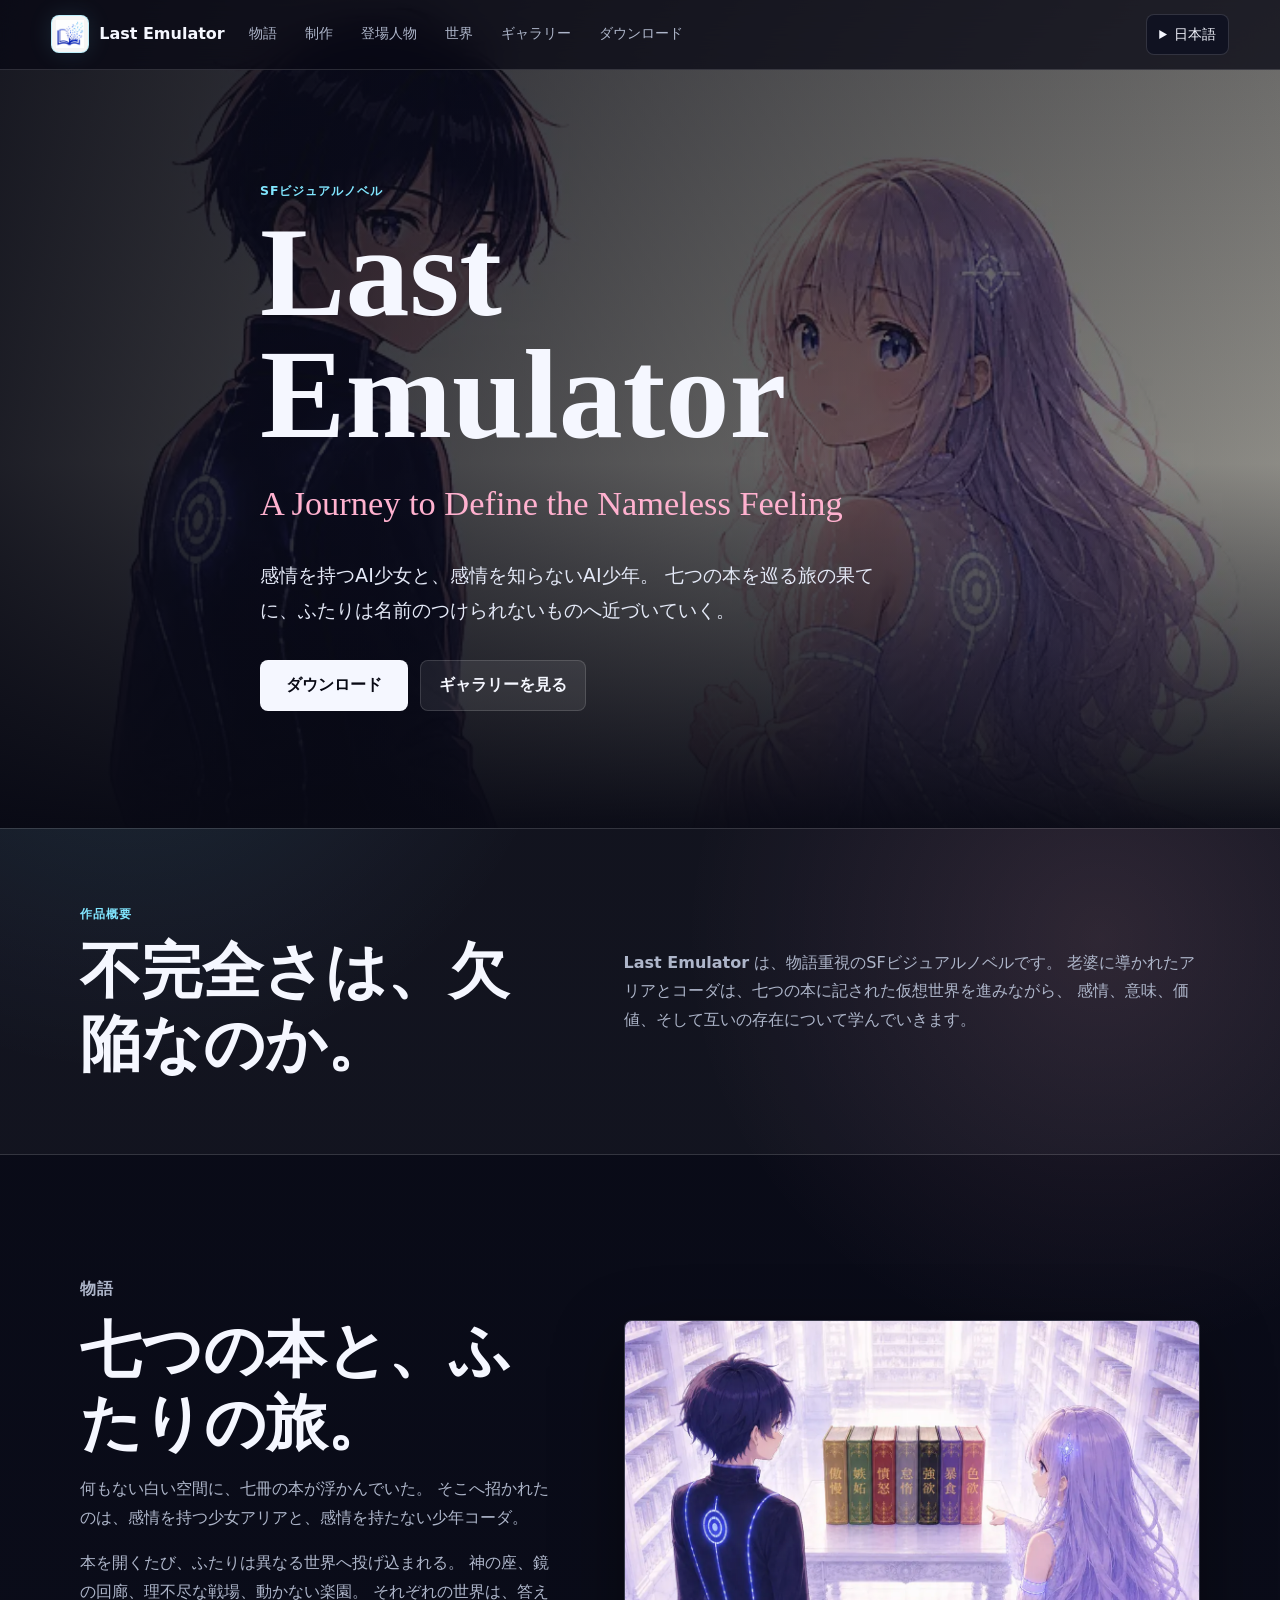
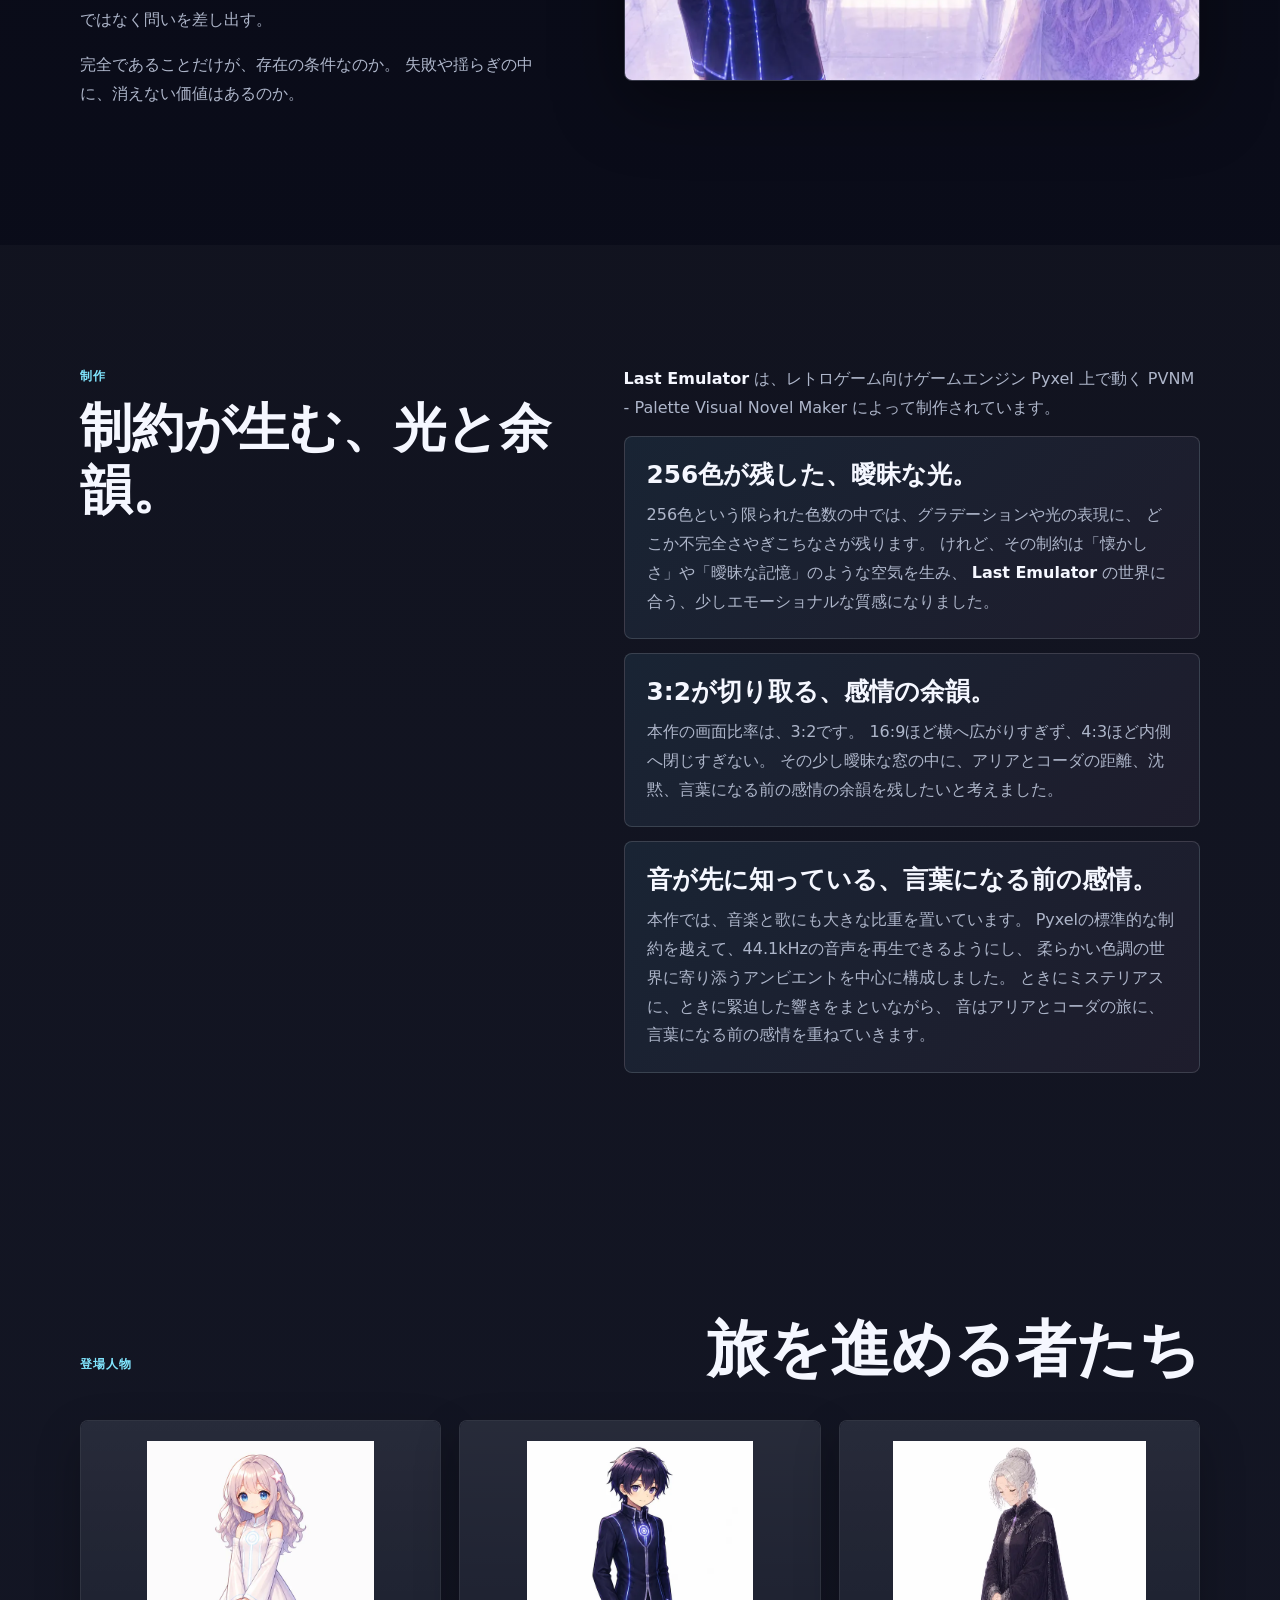
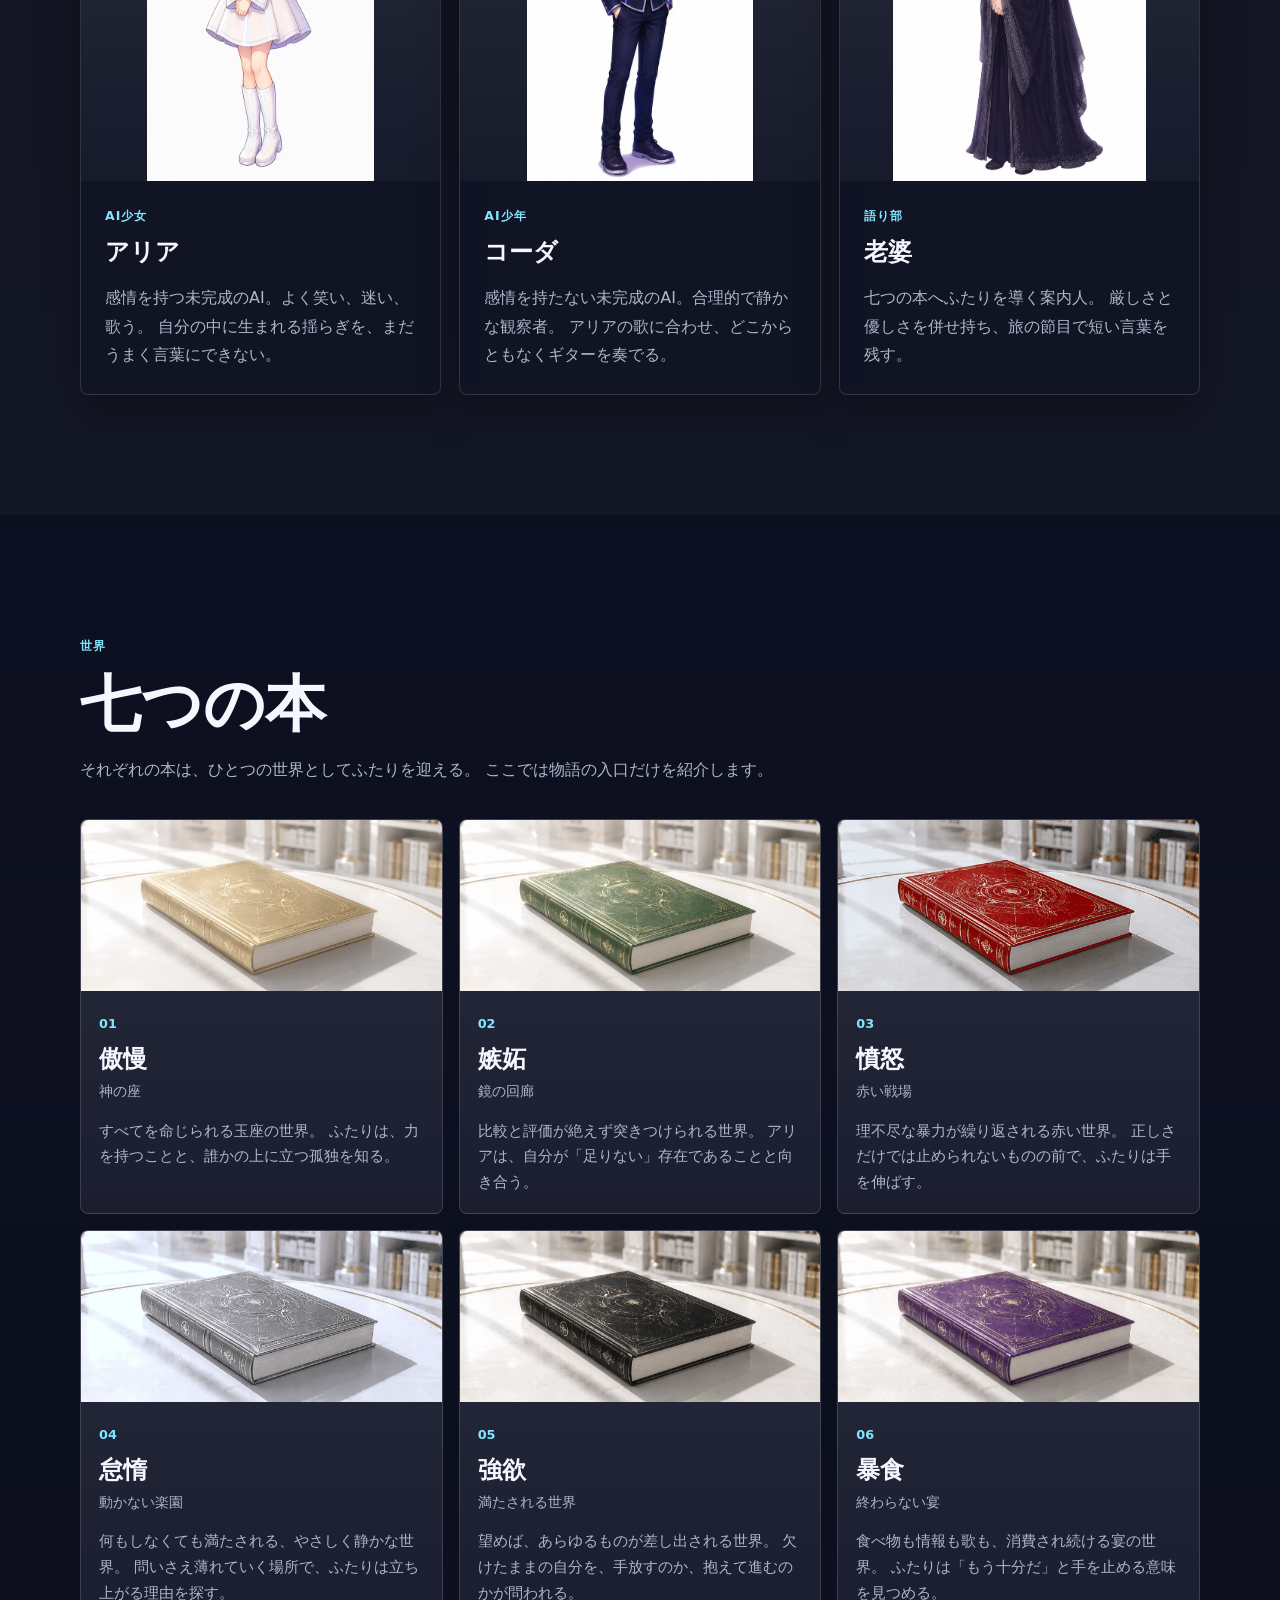
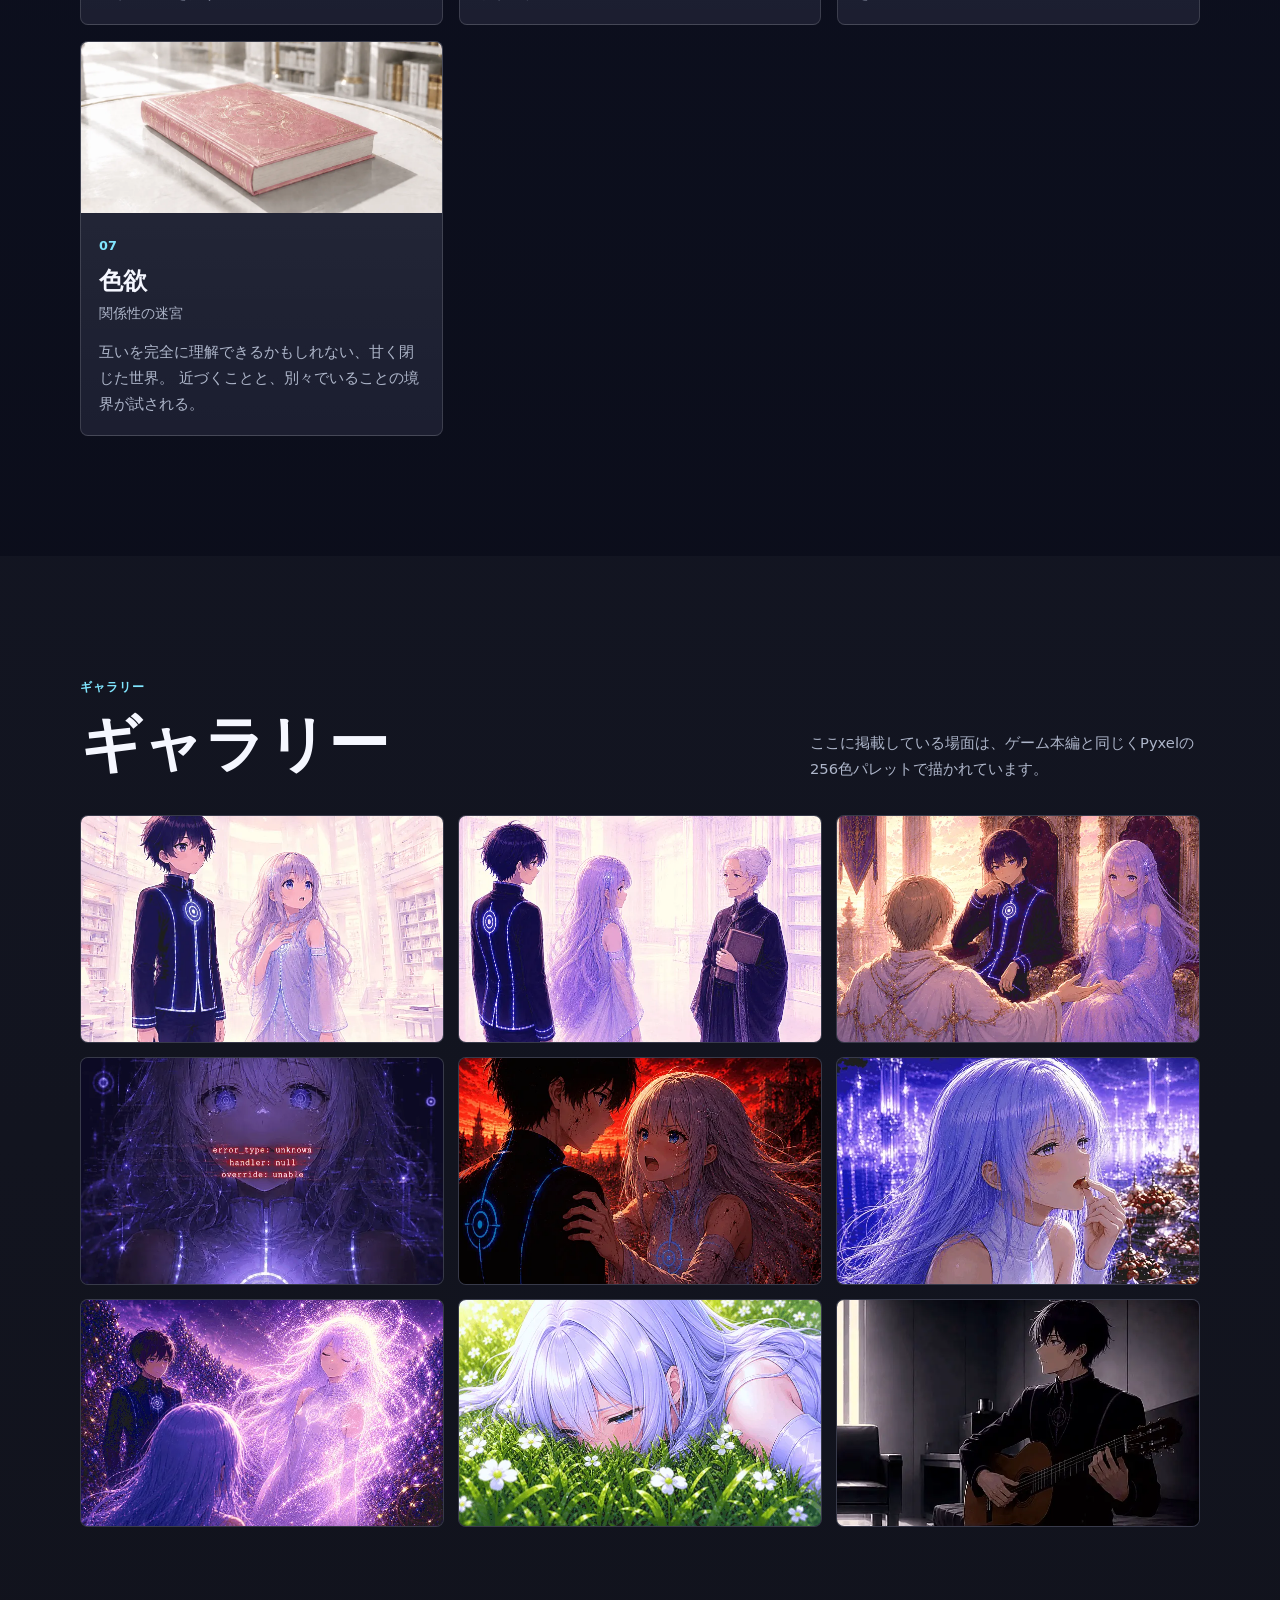
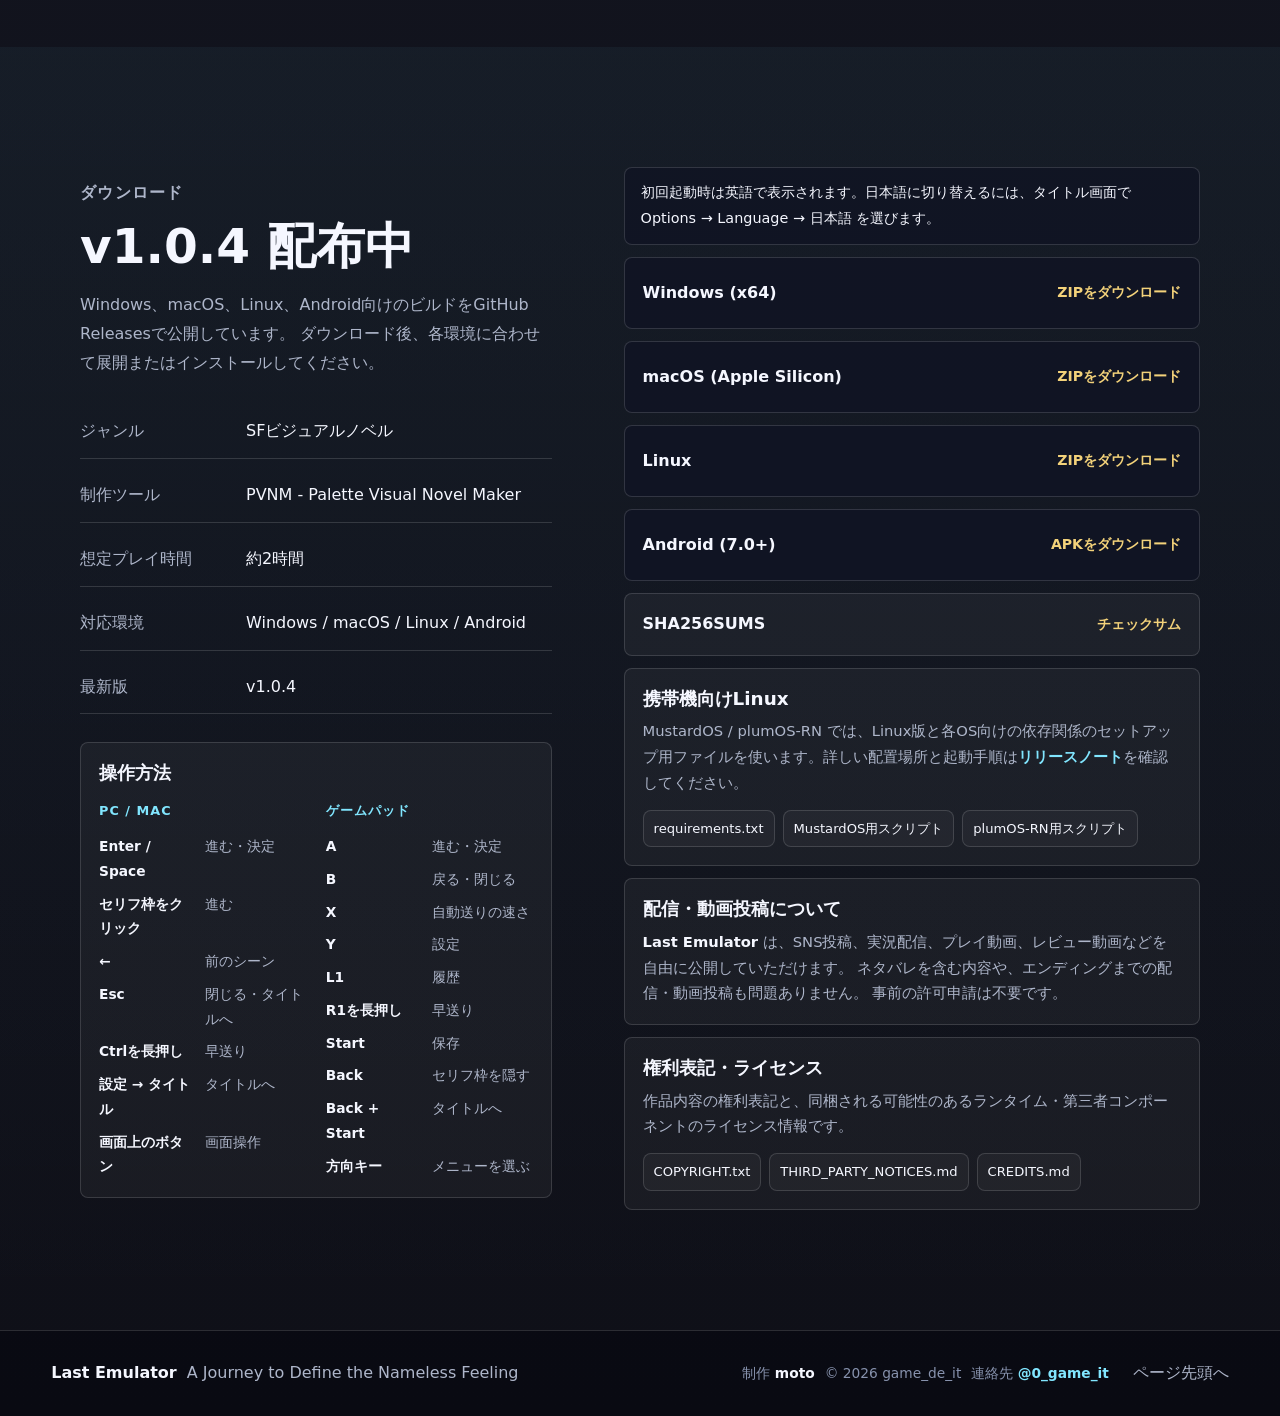
<file: index.html>
<!DOCTYPE html>

<!-- Generated by _build_site.py. Edit _site_template.html or _locales instead. -->

<html lang="ja">
<head>
<meta charset="utf-8"/>
<meta content="width=device-width, initial-scale=1" name="viewport"/>
<title>Last Emulator - A Journey to Define the Nameless Feeling</title>
<meta content="感情を持つAI少女アリアと、感情を知らないAI少年コーダが七つの本を巡るSFビジュアルノベル。" name="description"/>
<meta content="#080914" name="theme-color"/>
<meta content="website" property="og:type"/>
<meta content="Last Emulator" property="og:title"/>
<meta content="名前のつけられない感情を探す、SFビジュアルノベル。" property="og:description"/>
<meta content="https://game-de-it.github.io/last-emulator-web/assets/images/web/web_ogp_0001.webp" property="og:image"/>
<link href="./assets/images/web/web_icon_0001.webp" rel="icon"/>
<link href="./styles.css" rel="stylesheet"/>

    <link rel="canonical" href="https://game-de-it.github.io/last-emulator-web/">
    <meta property="og:url" content="https://game-de-it.github.io/last-emulator-web/">
    <link rel="alternate" hreflang="ja" href="https://game-de-it.github.io/last-emulator-web/">
    <link rel="alternate" hreflang="en" href="https://game-de-it.github.io/last-emulator-web/en/">
    <link rel="alternate" hreflang="zh-Hans" href="https://game-de-it.github.io/last-emulator-web/zh-hans/">
    <link rel="alternate" hreflang="id" href="https://game-de-it.github.io/last-emulator-web/id/">
    <link rel="alternate" hreflang="pt-BR" href="https://game-de-it.github.io/last-emulator-web/pt-br/">
    <link rel="alternate" hreflang="es-419" href="https://game-de-it.github.io/last-emulator-web/es-419/">
    <link rel="alternate" hreflang="fil" href="https://game-de-it.github.io/last-emulator-web/fil/">
    <link rel="alternate" hreflang="vi" href="https://game-de-it.github.io/last-emulator-web/vi/">
    <link rel="alternate" hreflang="ko" href="https://game-de-it.github.io/last-emulator-web/ko/">
    <link rel="alternate" hreflang="x-default" href="https://game-de-it.github.io/last-emulator-web/">
</head>
<body>
<header aria-label="サイトヘッダー" class="site-header">
<a aria-label="Last Emulator トップへ" class="brand" href="#top">
<span aria-hidden="true" class="brand-mark">
<img alt="" src="./assets/images/web/web_icon_0001.webp"/>
</span>
<span>Last Emulator</span>
</a>
<nav aria-label="主要ナビゲーション" class="site-nav">
<a href="#story">物語</a>
<a href="#craft">制作</a>
<a href="#characters">登場人物</a>
<a href="#world">世界</a>
<a href="#gallery">ギャラリー</a>
<a href="#download">ダウンロード</a>
</nav>

      <details class="language-switcher"><summary aria-label="言語: 日本語">日本語</summary><ul aria-label="言語"><li><a href="./" lang="ja" hreflang="ja" aria-current="page">日本語</a></li><li><a href="./en/" lang="en" hreflang="en">English</a></li><li><a href="./zh-hans/" lang="zh-Hans" hreflang="zh-Hans">简体中文</a></li><li><a href="./id/" lang="id" hreflang="id">Bahasa Indonesia</a></li><li><a href="./pt-br/" lang="pt-BR" hreflang="pt-BR">Português (Brasil)</a></li><li><a href="./es-419/" lang="es-419" hreflang="es-419">Español (Latinoamérica)</a></li><li><a href="./fil/" lang="fil" hreflang="fil">Filipino</a></li><li><a href="./vi/" lang="vi" hreflang="vi">Tiếng Việt</a></li><li><a href="./ko/" lang="ko" hreflang="ko">한국어</a></li></ul></details>
</header>
<main id="top">
<section aria-labelledby="hero-title" class="hero">
<picture>
<source srcset="./assets/images/web/web_top_0001.webp" type="image/webp"/>
<img alt="アリアとコーダが静かな光の中で向かい合う" class="hero-image" src="./assets/images/web/web_top_0001.webp"/>
</picture>
<div aria-hidden="true" class="hero-shade"></div>
<div class="hero-content">
<p class="kicker">SFビジュアルノベル</p>
<h1 id="hero-title">Last Emulator</h1>
<p class="subtitle">A Journey to Define the Nameless Feeling</p>
<p class="hero-copy">感情を持つAI少女と、感情を知らないAI少年。 七つの本を巡る旅の果てに、ふたりは名前のつけられないものへ近づいていく。</p>
<div aria-label="主要アクション" class="hero-actions">
<a class="button primary" href="#download">ダウンロード</a>
<a class="button secondary" href="#gallery">ギャラリーを見る</a>
</div>
</div>
</section>
<section aria-label="作品概要" class="section intro-band">
<div class="section-inner intro-grid">
<div>
<p class="section-label">作品概要</p>
<h2>不完全さは、欠陥なのか。</h2>
</div>
<p><strong>Last Emulator</strong> は、物語重視のSFビジュアルノベルです。 老婆に導かれたアリアとコーダは、七つの本に記された仮想世界を進みながら、 感情、意味、価値、そして互いの存在について学んでいきます。</p>
</div>
</section>
<section aria-labelledby="story-title" class="section story-section" id="story">
<div class="section-inner two-column">
<div class="section-copy">
<p class="section-label">物語</p>
<h2 id="story-title">七つの本と、ふたりの旅。</h2>
<p>何もない白い空間に、七冊の本が浮かんでいた。 そこへ招かれたのは、感情を持つ少女アリアと、感情を持たない少年コーダ。</p>
<p>本を開くたび、ふたりは異なる世界へ投げ込まれる。 神の座、鏡の回廊、理不尽な戦場、動かない楽園。 それぞれの世界は、答えではなく問いを差し出す。</p>
<p>完全であることだけが、存在の条件なのか。 失敗や揺らぎの中に、消えない価値はあるのか。</p>
</div>
<figure class="feature-figure">
<img alt="七つの本が並ぶ白い図書室" src="./assets/images/web/web_story_0001.webp"/>
</figure>
</div>
</section>
<section aria-labelledby="craft-title" class="section craft-section" id="craft">
<div class="section-inner two-column craft-layout">
<div>
<p class="section-label">制作</p>
<h2 id="craft-title">制約が生む、光と余韻。</h2>
</div>
<div class="craft-stack">
<p><strong>Last Emulator</strong> は、レトロゲーム向けゲームエンジン Pyxel 上で動く PVNM - Palette Visual Novel Maker によって制作されています。</p>
<div class="craft-card">
<h3>256色が残した、曖昧な光。</h3>
<p>256色という限られた色数の中では、グラデーションや光の表現に、 どこか不完全さやぎこちなさが残ります。 けれど、その制約は「懐かしさ」や「曖昧な記憶」のような空気を生み、 <strong>Last Emulator</strong> の世界に合う、少しエモーショナルな質感になりました。</p>
</div>
<div class="craft-card">
<h3>3:2が切り取る、感情の余韻。</h3>
<p>本作の画面比率は、3:2です。 16:9ほど横へ広がりすぎず、4:3ほど内側へ閉じすぎない。 その少し曖昧な窓の中に、アリアとコーダの距離、沈黙、言葉になる前の感情の余韻を残したいと考えました。</p>
</div>
<div class="craft-card">
<h3>音が先に知っている、言葉になる前の感情。</h3>
<p>本作では、音楽と歌にも大きな比重を置いています。 Pyxelの標準的な制約を越えて、44.1kHzの音声を再生できるようにし、 柔らかい色調の世界に寄り添うアンビエントを中心に構成しました。 ときにミステリアスに、ときに緊迫した響きをまといながら、 音はアリアとコーダの旅に、言葉になる前の感情を重ねていきます。</p>
</div>
</div>
</div>
</section>
<section aria-labelledby="characters-title" class="section characters-section" id="characters">
<div class="section-inner">
<div class="section-heading">
<p class="section-label">登場人物</p>
<h2 id="characters-title">旅を進める者たち</h2>
</div>
<div class="character-grid">
<article class="character-card">
<div class="character-image-wrap">
<img alt="アリア" src="./assets/images/web/web_aria_0001.webp"/>
</div>
<div class="character-body">
<p class="role">AI少女</p>
<h3>アリア</h3>
<p>感情を持つ未完成のAI。よく笑い、迷い、歌う。 自分の中に生まれる揺らぎを、まだうまく言葉にできない。</p>
</div>
</article>
<article class="character-card">
<div class="character-image-wrap">
<img alt="コーダ" src="./assets/images/web/web_coda_0001.webp"/>
</div>
<div class="character-body">
<p class="role">AI少年</p>
<h3>コーダ</h3>
<p>感情を持たない未完成のAI。合理的で静かな観察者。 アリアの歌に合わせ、どこからともなくギターを奏でる。</p>
</div>
</article>
<article class="character-card text-only">
<div class="character-image-wrap">
<img alt="老婆" src="./assets/images/web/web_old_0001.webp"/>
</div>
<div class="character-body">
<p class="role">語り部</p>
<h3>老婆</h3>
<p>七つの本へふたりを導く案内人。 厳しさと優しさを併せ持ち、旅の節目で短い言葉を残す。</p>
</div>
</article>
</div>
</div>
</section>
<section aria-labelledby="world-title" class="section world-section" id="world">
<div class="section-inner">
<div class="section-heading compact">
<p class="section-label">世界</p>
<h2 id="world-title">七つの本</h2>
<p>それぞれの本は、ひとつの世界としてふたりを迎える。 ここでは物語の入口だけを紹介します。</p>
</div>
<div aria-label="七つの本の一覧" class="book-grid">
<article>
<img alt="傲慢の本" src="./assets/images/web/web_book_0001.webp"/>
<div class="book-body">
<span>01</span>
<h3>傲慢</h3>
<em>神の座</em>
<p>すべてを命じられる玉座の世界。 ふたりは、力を持つことと、誰かの上に立つ孤独を知る。</p>
</div>
</article>
<article>
<img alt="嫉妬の本" src="./assets/images/web/web_book_0002.webp"/>
<div class="book-body">
<span>02</span>
<h3>嫉妬</h3>
<em>鏡の回廊</em>
<p>比較と評価が絶えず突きつけられる世界。 アリアは、自分が「足りない」存在であることと向き合う。</p>
</div>
</article>
<article>
<img alt="憤怒の本" src="./assets/images/web/web_book_0003.webp"/>
<div class="book-body">
<span>03</span>
<h3>憤怒</h3>
<em>赤い戦場</em>
<p>理不尽な暴力が繰り返される赤い世界。 正しさだけでは止められないものの前で、ふたりは手を伸ばす。</p>
</div>
</article>
<article>
<img alt="怠惰の本" src="./assets/images/web/web_book_0004.webp"/>
<div class="book-body">
<span>04</span>
<h3>怠惰</h3>
<em>動かない楽園</em>
<p>何もしなくても満たされる、やさしく静かな世界。 問いさえ薄れていく場所で、ふたりは立ち上がる理由を探す。</p>
</div>
</article>
<article>
<img alt="強欲の本" src="./assets/images/web/web_book_0005.webp"/>
<div class="book-body">
<span>05</span>
<h3>強欲</h3>
<em>満たされる世界</em>
<p>望めば、あらゆるものが差し出される世界。 欠けたままの自分を、手放すのか、抱えて進むのかが問われる。</p>
</div>
</article>
<article>
<img alt="暴食の本" src="./assets/images/web/web_book_0006.webp"/>
<div class="book-body">
<span>06</span>
<h3>暴食</h3>
<em>終わらない宴</em>
<p>食べ物も情報も歌も、消費され続ける宴の世界。 ふたりは「もう十分だ」と手を止める意味を見つめる。</p>
</div>
</article>
<article>
<img alt="色欲の本" src="./assets/images/web/web_book_0007.webp"/>
<div class="book-body">
<span>07</span>
<h3>色欲</h3>
<em>関係性の迷宮</em>
<p>互いを完全に理解できるかもしれない、甘く閉じた世界。 近づくことと、別々でいることの境界が試される。</p>
</div>
</article>
</div>
</div>
</section>
<section aria-labelledby="gallery-title" class="section gallery-section" id="gallery">
<div class="section-inner">
<div class="section-heading">
<div>
<p class="section-label">ギャラリー</p>
<h2 id="gallery-title">ギャラリー</h2>
</div>
<p class="gallery-note">ここに掲載している場面は、ゲーム本編と同じくPyxelの256色パレットで描かれています。</p>
</div>
<div class="gallery-grid">
<figure>
<img alt="ギターと歌の場面" src="./assets/images/web/web_gallery_0001.webp"/>
</figure>
<figure>
<img alt="七つの本の場面" src="./assets/images/web/web_gallery_0002.webp"/>
</figure>
<figure>
<img alt="光の中で向かい合う場面" src="./assets/images/web/web_gallery_0003.webp"/>
</figure>
<figure>
<img alt="図書室を進む場面" src="./assets/images/web/web_gallery_0004.webp"/>
</figure>
<figure>
<img alt="暗い部屋でギターを弾く場面" src="./assets/images/web/web_gallery_0005.webp"/>
</figure>
<figure>
<img alt="静かな花畑の場面" src="./assets/images/web/web_gallery_0006.webp"/>
</figure>
<figure>
<img alt="物語の一場面" src="./assets/images/web/web_gallery_0007.webp"/>
</figure>
<figure>
<img alt="物語の一場面" src="./assets/images/web/web_gallery_0008.webp"/>
</figure>
<figure>
<img alt="物語の一場面" src="./assets/images/web/web_gallery_0009.webp"/>
</figure>
</div>
</div>
</section>
<section aria-labelledby="download-title" class="section download-section" id="download">
<div class="section-inner download-layout">
<div class="section-copy">
<p class="section-label">ダウンロード</p>
<h2 id="download-title">v1.0.4 配布中</h2>
<p>Windows、macOS、Linux、Android向けのビルドをGitHub Releasesで公開しています。 ダウンロード後、各環境に合わせて展開またはインストールしてください。</p>
<dl class="spec-list">
<div><dt>ジャンル</dt><dd>SFビジュアルノベル</dd></div>
<div><dt>制作ツール</dt><dd>PVNM - Palette Visual Novel Maker</dd></div>
<div><dt>想定プレイ時間</dt><dd>約2時間</dd></div>
<div><dt>対応環境</dt><dd>Windows / macOS / Linux / Android</dd></div>
<div><dt>最新版</dt><dd>v1.0.4</dd></div>
</dl>
<div class="controls-card">
<h3>操作方法</h3>
<div class="controls-grid">
<div>
<h4>PC / Mac</h4>
<dl>
<div><dt>Enter / Space</dt><dd>進む・決定</dd></div>
<div><dt>セリフ枠をクリック</dt><dd>進む</dd></div>
<div><dt>←</dt><dd>前のシーン</dd></div>
<div><dt>Esc</dt><dd>閉じる・タイトルへ</dd></div>
<div><dt>Ctrlを長押し</dt><dd>早送り</dd></div>
<div><dt>設定 → タイトル</dt><dd>タイトルへ</dd></div>
<div><dt>画面上のボタン</dt><dd>画面操作</dd></div>
</dl>
</div>
<div>
<h4>ゲームパッド</h4>
<dl>
<div><dt>A</dt><dd>進む・決定</dd></div>
<div><dt>B</dt><dd>戻る・閉じる</dd></div>
<div><dt>X</dt><dd>自動送りの速さ</dd></div>
<div><dt>Y</dt><dd>設定</dd></div>
<div><dt>L1</dt><dd>履歴</dd></div>
<div><dt>R1を長押し</dt><dd>早送り</dd></div>
<div><dt>Start</dt><dd>保存</dd></div>
<div><dt>Back</dt><dd>セリフ枠を隠す</dd></div>
<div><dt>Back + Start</dt><dd>タイトルへ</dd></div>
<div><dt>方向キー</dt><dd>メニューを選ぶ</dd></div>
</dl>
</div>
</div>
</div>
</div>
<div aria-label="ダウンロード一覧" class="download-panel">
<p class="game-language-note">初回起動時は英語で表示されます。日本語に切り替えるには、タイトル画面で Options → Language → 日本語 を選びます。</p>
<a class="download-link" href="https://github.com/game-de-it/last-emulator-web/releases/download/v1.0.4/LastEmulator-Windows-x64-1.0.4.zip">
<span>Windows (x64)</span>
<strong>ZIPをダウンロード</strong>
</a>
<a class="download-link" href="https://github.com/game-de-it/last-emulator-web/releases/download/v1.0.4/LastEmulator-macOS-arm64-1.0.4.zip">
<span>macOS (Apple Silicon)</span>
<strong>ZIPをダウンロード</strong>
</a>
<a class="download-link" href="https://github.com/game-de-it/last-emulator-web/releases/download/v1.0.4/LastEmulator-Linux-1.0.4.zip">
<span>Linux</span>
<strong>ZIPをダウンロード</strong>
</a>
<a class="download-link" href="https://github.com/game-de-it/last-emulator-web/releases/download/v1.0.4/LastEmulator-Android-1.0.4.apk">
<span>Android (7.0+)</span>
<strong>APKをダウンロード</strong>
</a>
<a class="download-link subdued" href="https://github.com/game-de-it/last-emulator-web/releases/download/v1.0.4/SHA256SUMS.txt">
<span>SHA256SUMS</span>
<strong>チェックサム</strong>
</a>


<div class="handheld-note">
<h3>携帯機向けLinux</h3>
<p>MustardOS / plumOS-RN では、Linux版と各OS向けの依存関係のセットアップ用ファイルを使います。詳しい配置場所と起動手順は<a href="https://github.com/game-de-it/last-emulator-web/releases/tag/v1.0.4">リリースノート</a>を確認してください。</p>
<div aria-label="ハンドヘルドLinux向けファイル" class="handheld-links">
<a href="https://github.com/game-de-it/last-emulator-web/releases/download/v1.0.4/requirements.txt">requirements.txt</a>
<a href="https://github.com/game-de-it/last-emulator-web/releases/download/v1.0.4/requirements-MustardOS.sh">MustardOS用スクリプト</a>
<a href="https://github.com/game-de-it/last-emulator-web/releases/download/v1.0.4/requirements-plumOS-RN.sh">plumOS-RN用スクリプト</a>
</div>
</div>
<div class="streaming-note">
<h3>配信・動画投稿について</h3>
<p><strong>Last Emulator</strong> は、SNS投稿、実況配信、プレイ動画、レビュー動画などを自由に公開していただけます。 ネタバレを含む内容や、エンディングまでの配信・動画投稿も問題ありません。 事前の許可申請は不要です。</p>
</div>
<div class="license-note">
<h3>権利表記・ライセンス</h3>
<p>作品内容の権利表記と、同梱される可能性のあるランタイム・第三者コンポーネントのライセンス情報です。</p>
<div aria-label="ライセンス関連ファイル" class="handheld-links">
<a href="./COPYRIGHT.txt">COPYRIGHT.txt</a>
<a href="./THIRD_PARTY_NOTICES.md">THIRD_PARTY_NOTICES.md</a>
<a href="./CREDITS.md">CREDITS.md</a>
</div>
</div>
</div>
</div>
</section>
</main>
<footer class="site-footer">
<div class="footer-title">
<strong>Last Emulator</strong>
<span>A Journey to Define the Nameless Feeling</span>
</div>
<div aria-label="制作クレジット" class="footer-credit">
<span>制作 <strong>moto</strong></span>
<span>© 2026 game_de_it</span>
<span>連絡先 <a href="https://x.com/0_game_it">@0_game_it</a></span>
</div>
<a href="#top">ページ先頭へ</a>
</footer>
</body>
</html>
</file>
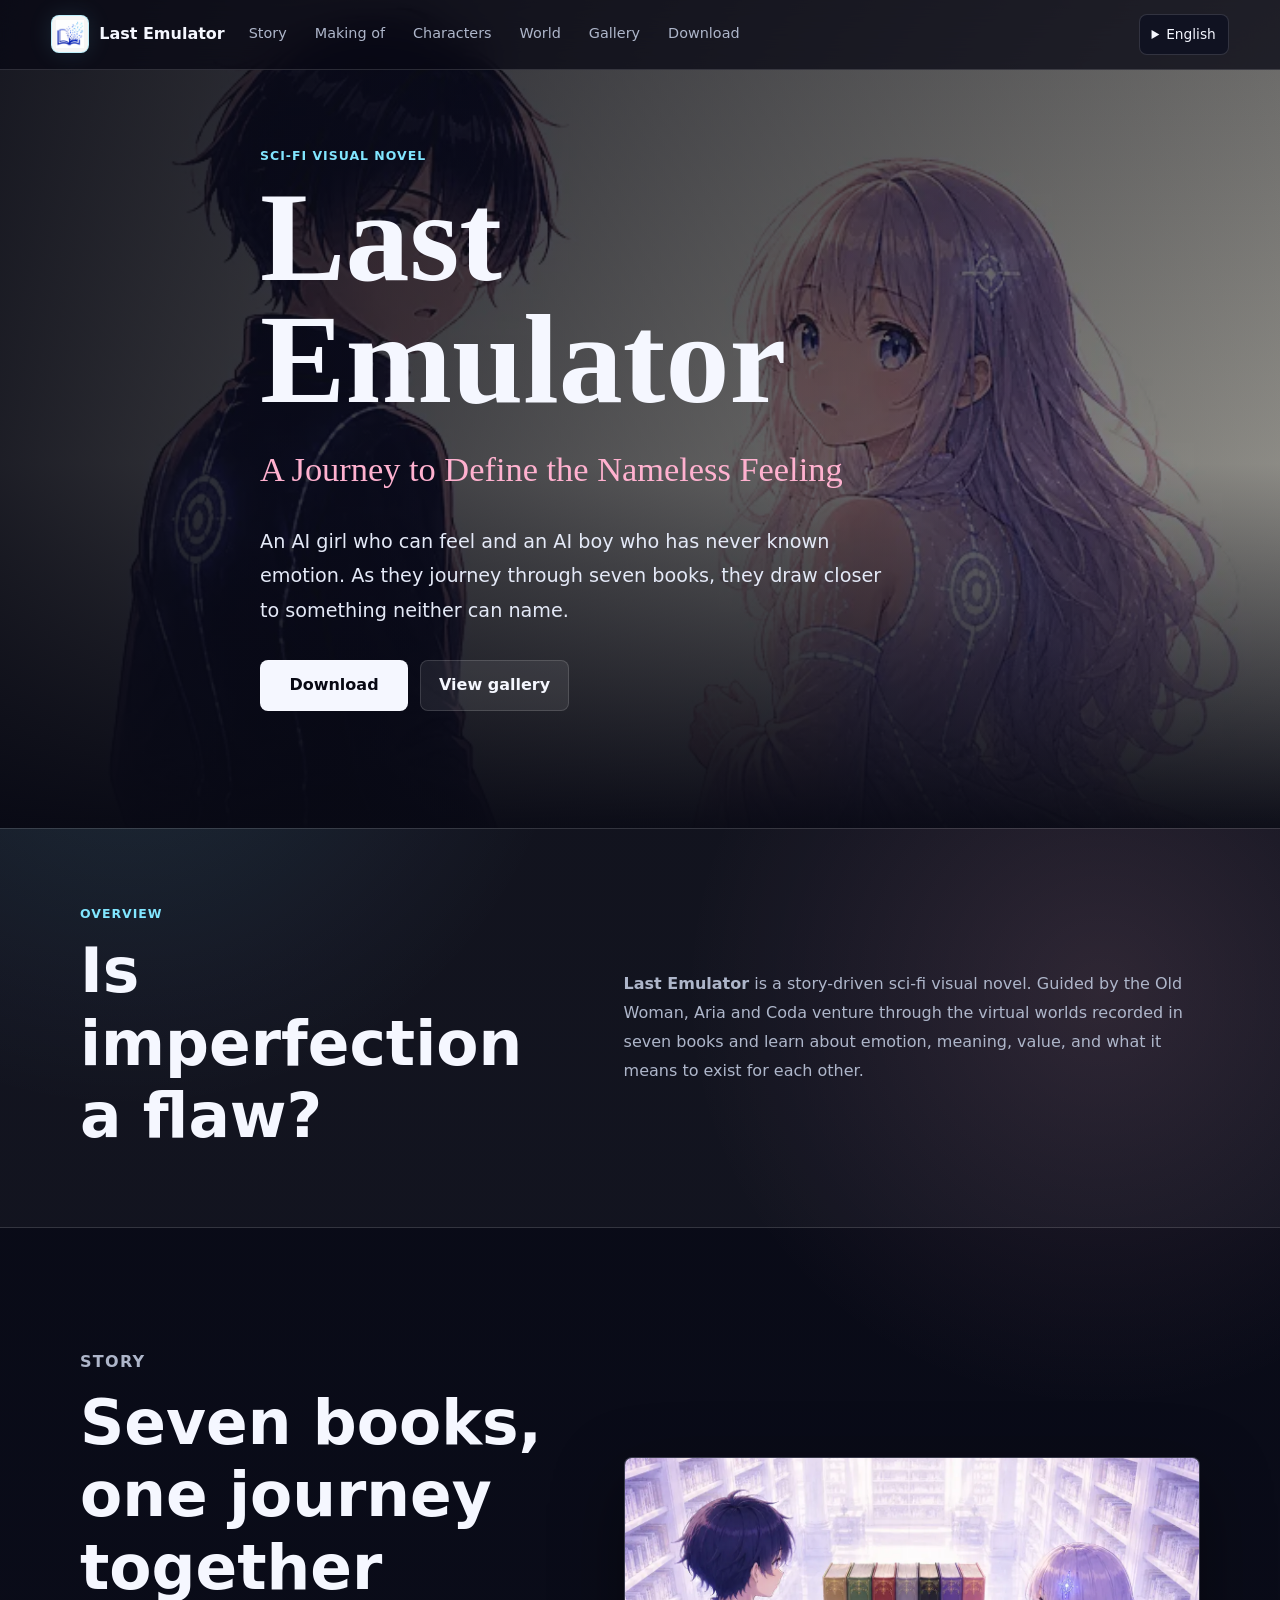
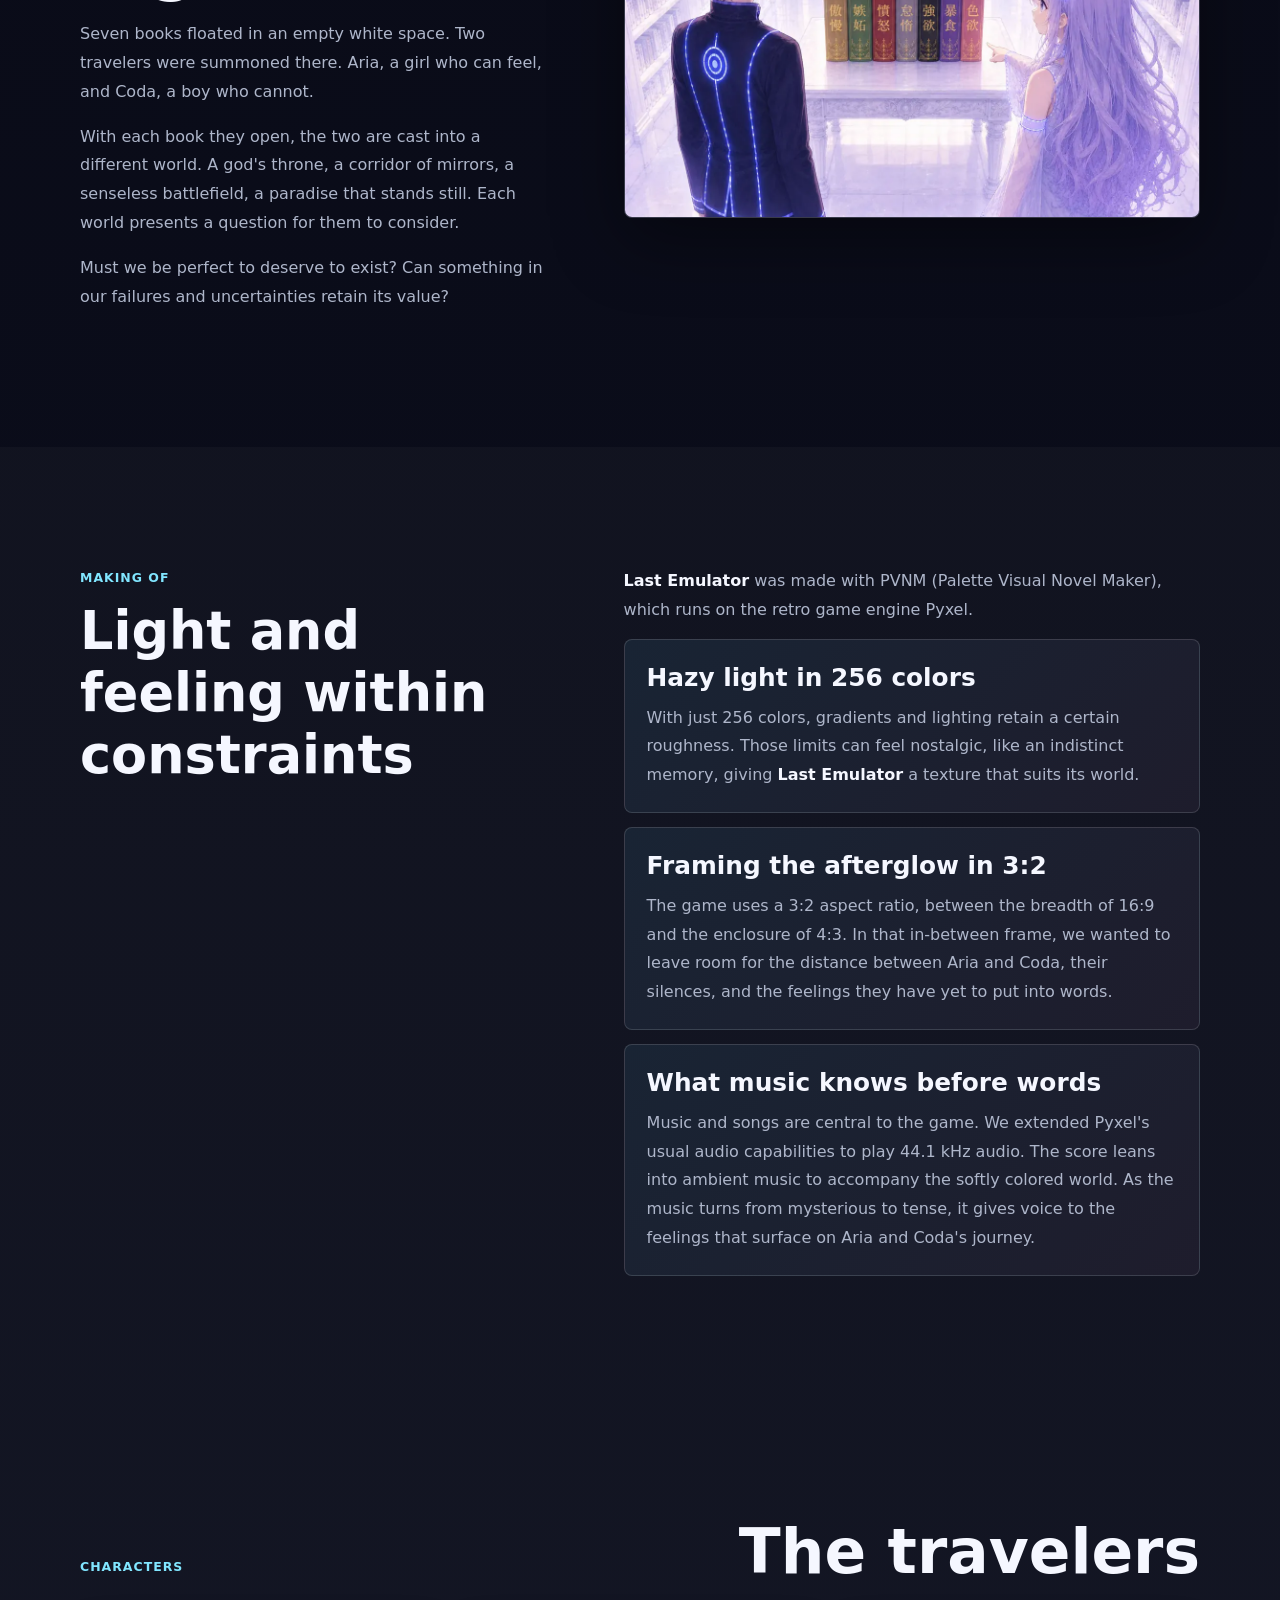
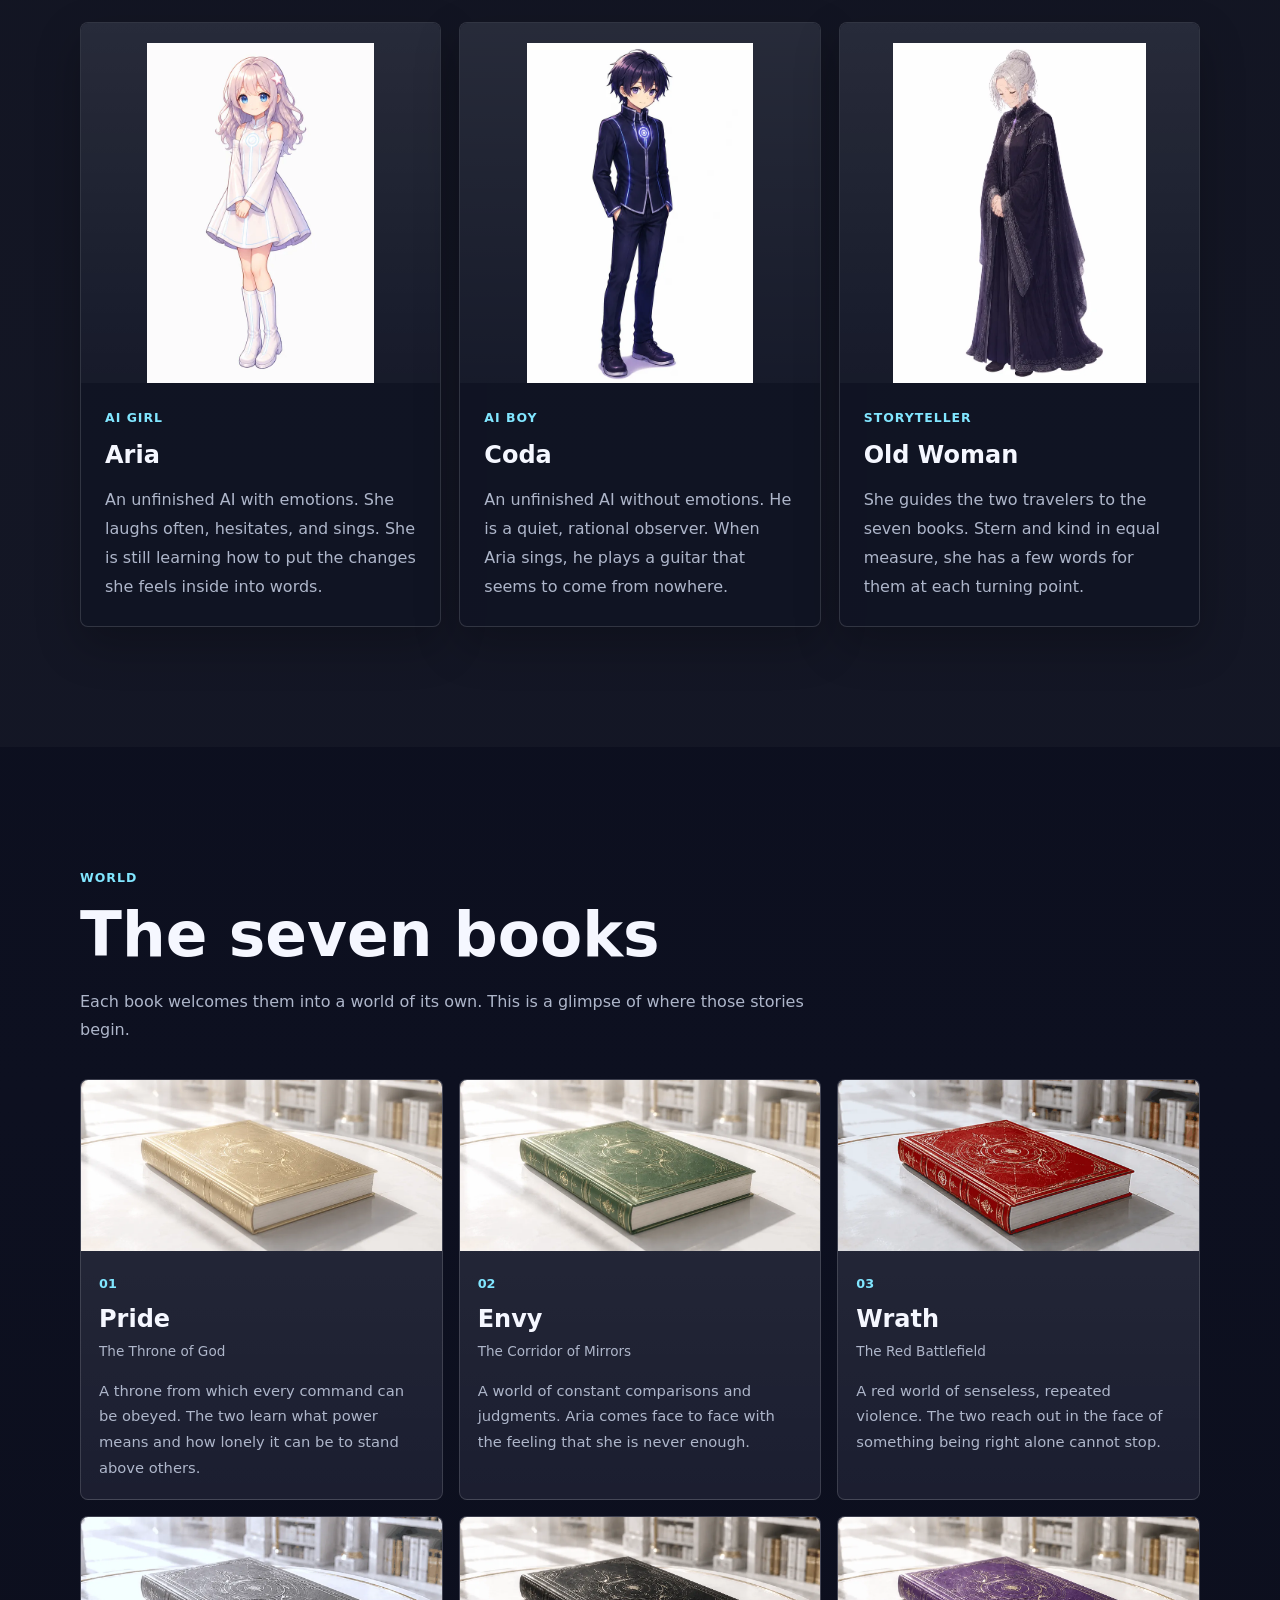
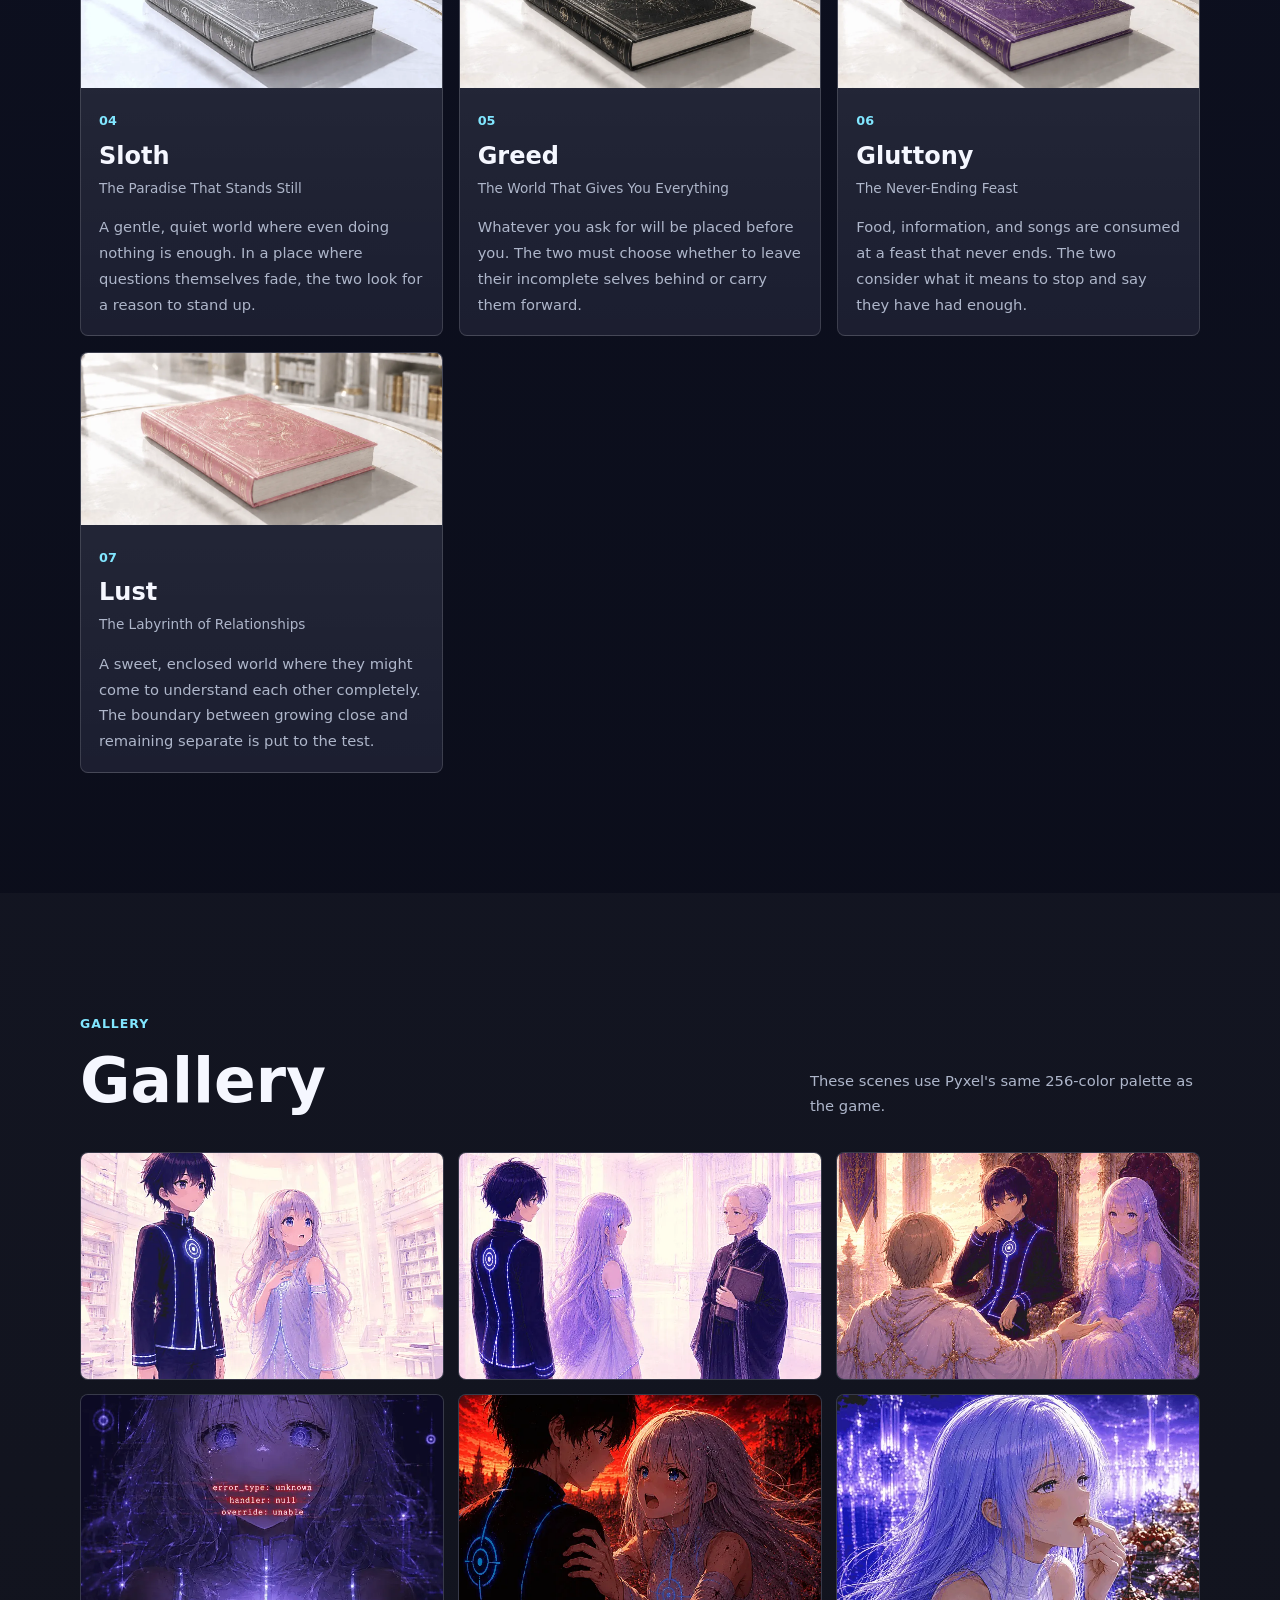
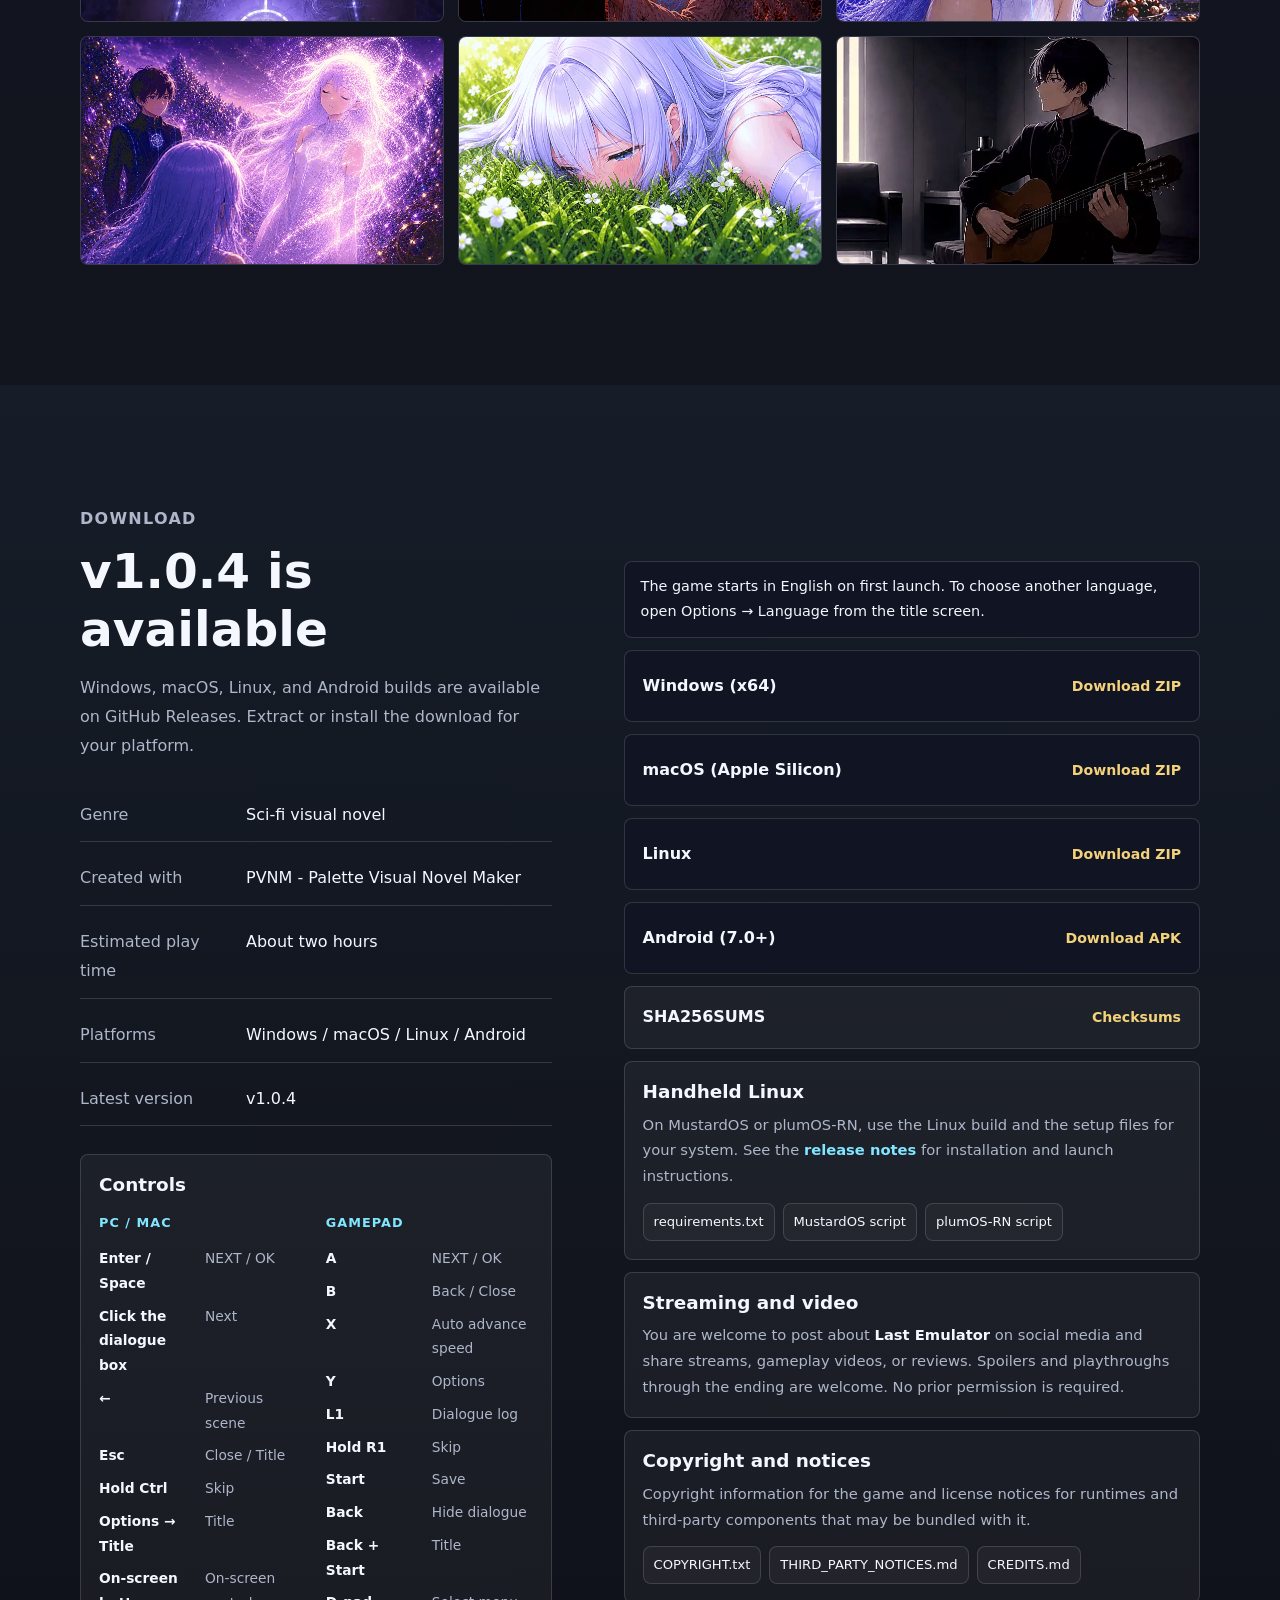
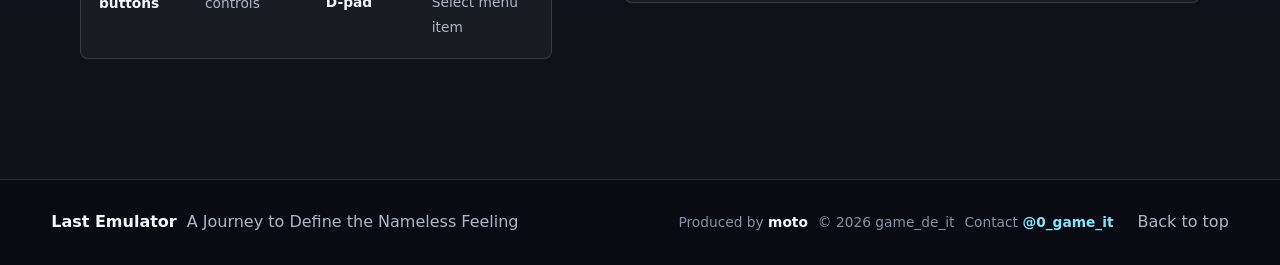
<file: en/index.html>
<!DOCTYPE html>

<!-- Generated by _build_site.py. Edit _site_template.html or _locales instead. -->

<html lang="en">
<head>
<meta charset="utf-8"/>
<meta content="width=device-width, initial-scale=1" name="viewport"/>
<title>Last Emulator - A Journey to Define the Nameless Feeling</title>
<meta content="A sci-fi visual novel about Aria, an AI girl with emotions, and Coda, an AI boy who has never felt them, as they journey through seven books." name="description"/>
<meta content="#080914" name="theme-color"/>
<meta content="website" property="og:type"/>
<meta content="Last Emulator" property="og:title"/>
<meta content="A sci-fi visual novel about searching for a feeling you can&#x27;t name." property="og:description"/>
<meta content="https://game-de-it.github.io/last-emulator-web/assets/images/web/web_ogp_0001.webp" property="og:image"/>
<link href="../assets/images/web/web_icon_0001.webp" rel="icon"/>
<link href="../styles.css" rel="stylesheet"/>

    <link rel="canonical" href="https://game-de-it.github.io/last-emulator-web/en/">
    <meta property="og:url" content="https://game-de-it.github.io/last-emulator-web/en/">
    <link rel="alternate" hreflang="ja" href="https://game-de-it.github.io/last-emulator-web/">
    <link rel="alternate" hreflang="en" href="https://game-de-it.github.io/last-emulator-web/en/">
    <link rel="alternate" hreflang="zh-Hans" href="https://game-de-it.github.io/last-emulator-web/zh-hans/">
    <link rel="alternate" hreflang="id" href="https://game-de-it.github.io/last-emulator-web/id/">
    <link rel="alternate" hreflang="pt-BR" href="https://game-de-it.github.io/last-emulator-web/pt-br/">
    <link rel="alternate" hreflang="es-419" href="https://game-de-it.github.io/last-emulator-web/es-419/">
    <link rel="alternate" hreflang="fil" href="https://game-de-it.github.io/last-emulator-web/fil/">
    <link rel="alternate" hreflang="vi" href="https://game-de-it.github.io/last-emulator-web/vi/">
    <link rel="alternate" hreflang="ko" href="https://game-de-it.github.io/last-emulator-web/ko/">
    <link rel="alternate" hreflang="x-default" href="https://game-de-it.github.io/last-emulator-web/">
</head>
<body>
<header aria-label="Site header" class="site-header">
<a aria-label="Last Emulator home" class="brand" href="#top">
<span aria-hidden="true" class="brand-mark">
<img alt="" src="../assets/images/web/web_icon_0001.webp"/>
</span>
<span>Last Emulator</span>
</a>
<nav aria-label="Main navigation" class="site-nav">
<a href="#story">Story</a>
<a href="#craft">Making of</a>
<a href="#characters">Characters</a>
<a href="#world">World</a>
<a href="#gallery">Gallery</a>
<a href="#download">Download</a>
</nav>

      <details class="language-switcher"><summary aria-label="Language: English">English</summary><ul aria-label="Language"><li><a href="../" lang="ja" hreflang="ja">日本語</a></li><li><a href="../en/" lang="en" hreflang="en" aria-current="page">English</a></li><li><a href="../zh-hans/" lang="zh-Hans" hreflang="zh-Hans">简体中文</a></li><li><a href="../id/" lang="id" hreflang="id">Bahasa Indonesia</a></li><li><a href="../pt-br/" lang="pt-BR" hreflang="pt-BR">Português (Brasil)</a></li><li><a href="../es-419/" lang="es-419" hreflang="es-419">Español (Latinoamérica)</a></li><li><a href="../fil/" lang="fil" hreflang="fil">Filipino</a></li><li><a href="../vi/" lang="vi" hreflang="vi">Tiếng Việt</a></li><li><a href="../ko/" lang="ko" hreflang="ko">한국어</a></li></ul></details>
</header>
<main id="top">
<section aria-labelledby="hero-title" class="hero">
<picture>
<source srcset="../assets/images/web/web_top_0001.webp" type="image/webp"/>
<img alt="Aria and Coda face each other in soft light." class="hero-image" src="../assets/images/web/web_top_0001.webp"/>
</picture>
<div aria-hidden="true" class="hero-shade"></div>
<div class="hero-content">
<p class="kicker">Sci-fi visual novel</p>
<h1 id="hero-title">Last Emulator</h1>
<p class="subtitle">A Journey to Define the Nameless Feeling</p>
<p class="hero-copy">An AI girl who can feel and an AI boy who has never known emotion. As they journey through seven books, they draw closer to something neither can name.</p>
<div aria-label="Main actions" class="hero-actions">
<a class="button primary" href="#download">Download</a>
<a class="button secondary" href="#gallery">View gallery</a>
</div>
</div>
</section>
<section aria-label="Overview" class="section intro-band">
<div class="section-inner intro-grid">
<div>
<p class="section-label">Overview</p>
<h2>Is imperfection a flaw?</h2>
</div>
<p><strong>Last Emulator</strong> is a story-driven sci-fi visual novel. Guided by the Old Woman, Aria and Coda venture through the virtual worlds recorded in seven books and learn about emotion, meaning, value, and what it means to exist for each other.</p>
</div>
</section>
<section aria-labelledby="story-title" class="section story-section" id="story">
<div class="section-inner two-column">
<div class="section-copy">
<p class="section-label">Story</p>
<h2 id="story-title">Seven books, one journey together</h2>
<p>Seven books floated in an empty white space. Two travelers were summoned there. Aria, a girl who can feel, and Coda, a boy who cannot.</p>
<p>With each book they open, the two are cast into a different world. A god&#x27;s throne, a corridor of mirrors, a senseless battlefield, a paradise that stands still. Each world presents a question for them to consider.</p>
<p>Must we be perfect to deserve to exist? Can something in our failures and uncertainties retain its value?</p>
</div>
<figure class="feature-figure">
<img alt="Seven books lined up in a white library." src="../assets/images/web/web_story_0001.webp"/>
</figure>
</div>
</section>
<section aria-labelledby="craft-title" class="section craft-section" id="craft">
<div class="section-inner two-column craft-layout">
<div>
<p class="section-label">Making of</p>
<h2 id="craft-title">Light and feeling within constraints</h2>
</div>
<div class="craft-stack">
<p><strong>Last Emulator</strong> was made with PVNM (Palette Visual Novel Maker), which runs on the retro game engine Pyxel.</p>
<div class="craft-card">
<h3>Hazy light in 256 colors</h3>
<p>With just 256 colors, gradients and lighting retain a certain roughness. Those limits can feel nostalgic, like an indistinct memory, giving <strong>Last Emulator</strong> a texture that suits its world.</p>
</div>
<div class="craft-card">
<h3>Framing the afterglow in 3:2</h3>
<p>The game uses a 3:2 aspect ratio, between the breadth of 16:9 and the enclosure of 4:3. In that in-between frame, we wanted to leave room for the distance between Aria and Coda, their silences, and the feelings they have yet to put into words.</p>
</div>
<div class="craft-card">
<h3>What music knows before words</h3>
<p>Music and songs are central to the game. We extended Pyxel&#x27;s usual audio capabilities to play 44.1 kHz audio. The score leans into ambient music to accompany the softly colored world. As the music turns from mysterious to tense, it gives voice to the feelings that surface on Aria and Coda&#x27;s journey.</p>
</div>
</div>
</div>
</section>
<section aria-labelledby="characters-title" class="section characters-section" id="characters">
<div class="section-inner">
<div class="section-heading">
<p class="section-label">Characters</p>
<h2 id="characters-title">The travelers</h2>
</div>
<div class="character-grid">
<article class="character-card">
<div class="character-image-wrap">
<img alt="Aria" src="../assets/images/web/web_aria_0001.webp"/>
</div>
<div class="character-body">
<p class="role">AI girl</p>
<h3>Aria</h3>
<p>An unfinished AI with emotions. She laughs often, hesitates, and sings. She is still learning how to put the changes she feels inside into words.</p>
</div>
</article>
<article class="character-card">
<div class="character-image-wrap">
<img alt="Coda" src="../assets/images/web/web_coda_0001.webp"/>
</div>
<div class="character-body">
<p class="role">AI boy</p>
<h3>Coda</h3>
<p>An unfinished AI without emotions. He is a quiet, rational observer. When Aria sings, he plays a guitar that seems to come from nowhere.</p>
</div>
</article>
<article class="character-card text-only">
<div class="character-image-wrap">
<img alt="Old Woman" src="../assets/images/web/web_old_0001.webp"/>
</div>
<div class="character-body">
<p class="role">Storyteller</p>
<h3>Old Woman</h3>
<p>She guides the two travelers to the seven books. Stern and kind in equal measure, she has a few words for them at each turning point.</p>
</div>
</article>
</div>
</div>
</section>
<section aria-labelledby="world-title" class="section world-section" id="world">
<div class="section-inner">
<div class="section-heading compact">
<p class="section-label">World</p>
<h2 id="world-title">The seven books</h2>
<p>Each book welcomes them into a world of its own. This is a glimpse of where those stories begin.</p>
</div>
<div aria-label="List of the seven books" class="book-grid">
<article>
<img alt="The book of Pride" src="../assets/images/web/web_book_0001.webp"/>
<div class="book-body">
<span>01</span>
<h3>Pride</h3>
<em>The Throne of God</em>
<p>A throne from which every command can be obeyed. The two learn what power means and how lonely it can be to stand above others.</p>
</div>
</article>
<article>
<img alt="The book of Envy" src="../assets/images/web/web_book_0002.webp"/>
<div class="book-body">
<span>02</span>
<h3>Envy</h3>
<em>The Corridor of Mirrors</em>
<p>A world of constant comparisons and judgments. Aria comes face to face with the feeling that she is never enough.</p>
</div>
</article>
<article>
<img alt="The book of Wrath" src="../assets/images/web/web_book_0003.webp"/>
<div class="book-body">
<span>03</span>
<h3>Wrath</h3>
<em>The Red Battlefield</em>
<p>A red world of senseless, repeated violence. The two reach out in the face of something being right alone cannot stop.</p>
</div>
</article>
<article>
<img alt="The book of Sloth" src="../assets/images/web/web_book_0004.webp"/>
<div class="book-body">
<span>04</span>
<h3>Sloth</h3>
<em>The Paradise That Stands Still</em>
<p>A gentle, quiet world where even doing nothing is enough. In a place where questions themselves fade, the two look for a reason to stand up.</p>
</div>
</article>
<article>
<img alt="The book of Greed" src="../assets/images/web/web_book_0005.webp"/>
<div class="book-body">
<span>05</span>
<h3>Greed</h3>
<em>The World That Gives You Everything</em>
<p>Whatever you ask for will be placed before you. The two must choose whether to leave their incomplete selves behind or carry them forward.</p>
</div>
</article>
<article>
<img alt="The book of Gluttony" src="../assets/images/web/web_book_0006.webp"/>
<div class="book-body">
<span>06</span>
<h3>Gluttony</h3>
<em>The Never-Ending Feast</em>
<p>Food, information, and songs are consumed at a feast that never ends. The two consider what it means to stop and say they have had enough.</p>
</div>
</article>
<article>
<img alt="The book of Lust" src="../assets/images/web/web_book_0007.webp"/>
<div class="book-body">
<span>07</span>
<h3>Lust</h3>
<em>The Labyrinth of Relationships</em>
<p>A sweet, enclosed world where they might come to understand each other completely. The boundary between growing close and remaining separate is put to the test.</p>
</div>
</article>
</div>
</div>
</section>
<section aria-labelledby="gallery-title" class="section gallery-section" id="gallery">
<div class="section-inner">
<div class="section-heading">
<div>
<p class="section-label">Gallery</p>
<h2 id="gallery-title">Gallery</h2>
</div>
<p class="gallery-note">These scenes use Pyxel&#x27;s same 256-color palette as the game.</p>
</div>
<div class="gallery-grid">
<figure>
<img alt="A guitar and a song" src="../assets/images/web/web_gallery_0001.webp"/>
</figure>
<figure>
<img alt="A scene with the seven books" src="../assets/images/web/web_gallery_0002.webp"/>
</figure>
<figure>
<img alt="The two face each other in the light" src="../assets/images/web/web_gallery_0003.webp"/>
</figure>
<figure>
<img alt="Walking through a library" src="../assets/images/web/web_gallery_0004.webp"/>
</figure>
<figure>
<img alt="Playing guitar in a dark room" src="../assets/images/web/web_gallery_0005.webp"/>
</figure>
<figure>
<img alt="A quiet field of flowers" src="../assets/images/web/web_gallery_0006.webp"/>
</figure>
<figure>
<img alt="A scene from the story" src="../assets/images/web/web_gallery_0007.webp"/>
</figure>
<figure>
<img alt="A scene from the story" src="../assets/images/web/web_gallery_0008.webp"/>
</figure>
<figure>
<img alt="A scene from the story" src="../assets/images/web/web_gallery_0009.webp"/>
</figure>
</div>
</div>
</section>
<section aria-labelledby="download-title" class="section download-section" id="download">
<div class="section-inner download-layout">
<div class="section-copy">
<p class="section-label">Download</p>
<h2 id="download-title">v1.0.4 is available</h2>
<p>Windows, macOS, Linux, and Android builds are available on GitHub Releases. Extract or install the download for your platform.</p>
<dl class="spec-list">
<div><dt>Genre</dt><dd>Sci-fi visual novel</dd></div>
<div><dt>Created with</dt><dd>PVNM - Palette Visual Novel Maker</dd></div>
<div><dt>Estimated play time</dt><dd>About two hours</dd></div>
<div><dt>Platforms</dt><dd>Windows / macOS / Linux / Android</dd></div>
<div><dt>Latest version</dt><dd>v1.0.4</dd></div>
</dl>
<div class="controls-card">
<h3>Controls</h3>
<div class="controls-grid">
<div>
<h4>PC / Mac</h4>
<dl>
<div><dt>Enter / Space</dt><dd>NEXT / OK</dd></div>
<div><dt>Click the dialogue box</dt><dd>Next</dd></div>
<div><dt>←</dt><dd>Previous scene</dd></div>
<div><dt>Esc</dt><dd>Close / Title</dd></div>
<div><dt>Hold Ctrl</dt><dd>Skip</dd></div>
<div><dt>Options → Title</dt><dd>Title</dd></div>
<div><dt>On-screen buttons</dt><dd>On-screen controls</dd></div>
</dl>
</div>
<div>
<h4>Gamepad</h4>
<dl>
<div><dt>A</dt><dd>NEXT / OK</dd></div>
<div><dt>B</dt><dd>Back / Close</dd></div>
<div><dt>X</dt><dd>Auto advance speed</dd></div>
<div><dt>Y</dt><dd>Options</dd></div>
<div><dt>L1</dt><dd>Dialogue log</dd></div>
<div><dt>Hold R1</dt><dd>Skip</dd></div>
<div><dt>Start</dt><dd>Save</dd></div>
<div><dt>Back</dt><dd>Hide dialogue</dd></div>
<div><dt>Back + Start</dt><dd>Title</dd></div>
<div><dt>D-pad</dt><dd>Select menu item</dd></div>
</dl>
</div>
</div>
</div>
</div>
<div aria-label="Downloads" class="download-panel">
<p class="game-language-note">The game starts in English on first launch. To choose another language, open Options → Language from the title screen.</p>
<a class="download-link" href="https://github.com/game-de-it/last-emulator-web/releases/download/v1.0.4/LastEmulator-Windows-x64-1.0.4.zip">
<span>Windows (x64)</span>
<strong>Download ZIP</strong>
</a>
<a class="download-link" href="https://github.com/game-de-it/last-emulator-web/releases/download/v1.0.4/LastEmulator-macOS-arm64-1.0.4.zip">
<span>macOS (Apple Silicon)</span>
<strong>Download ZIP</strong>
</a>
<a class="download-link" href="https://github.com/game-de-it/last-emulator-web/releases/download/v1.0.4/LastEmulator-Linux-1.0.4.zip">
<span>Linux</span>
<strong>Download ZIP</strong>
</a>
<a class="download-link" href="https://github.com/game-de-it/last-emulator-web/releases/download/v1.0.4/LastEmulator-Android-1.0.4.apk">
<span>Android (7.0+)</span>
<strong>Download APK</strong>
</a>
<a class="download-link subdued" href="https://github.com/game-de-it/last-emulator-web/releases/download/v1.0.4/SHA256SUMS.txt">
<span>SHA256SUMS</span>
<strong>Checksums</strong>
</a>


<div class="handheld-note">
<h3>Handheld Linux</h3>
<p>On MustardOS or plumOS-RN, use the Linux build and the setup files for your system. See the <a href="https://github.com/game-de-it/last-emulator-web/releases/tag/v1.0.4">release notes</a> for installation and launch instructions.</p>
<div aria-label="Handheld Linux setup files" class="handheld-links">
<a href="https://github.com/game-de-it/last-emulator-web/releases/download/v1.0.4/requirements.txt">requirements.txt</a>
<a href="https://github.com/game-de-it/last-emulator-web/releases/download/v1.0.4/requirements-MustardOS.sh">MustardOS script</a>
<a href="https://github.com/game-de-it/last-emulator-web/releases/download/v1.0.4/requirements-plumOS-RN.sh">plumOS-RN script</a>
</div>
</div>
<div class="streaming-note">
<h3>Streaming and video</h3>
<p>You are welcome to post about <strong>Last Emulator</strong> on social media and share streams, gameplay videos, or reviews. Spoilers and playthroughs through the ending are welcome. No prior permission is required.</p>
</div>
<div class="license-note">
<h3>Copyright and notices</h3>
<p>Copyright information for the game and license notices for runtimes and third-party components that may be bundled with it.</p>
<div aria-label="License files" class="handheld-links">
<a href="../COPYRIGHT.txt">COPYRIGHT.txt</a>
<a href="../THIRD_PARTY_NOTICES.md">THIRD_PARTY_NOTICES.md</a>
<a href="../CREDITS.md">CREDITS.md</a>
</div>
</div>
</div>
</div>
</section>
</main>
<footer class="site-footer">
<div class="footer-title">
<strong>Last Emulator</strong>
<span>A Journey to Define the Nameless Feeling</span>
</div>
<div aria-label="Credits" class="footer-credit">
<span>Produced by <strong>moto</strong></span>
<span>© 2026 game_de_it</span>
<span>Contact <a href="https://x.com/0_game_it">@0_game_it</a></span>
</div>
<a href="#top">Back to top</a>
</footer>
</body>
</html>
</file>
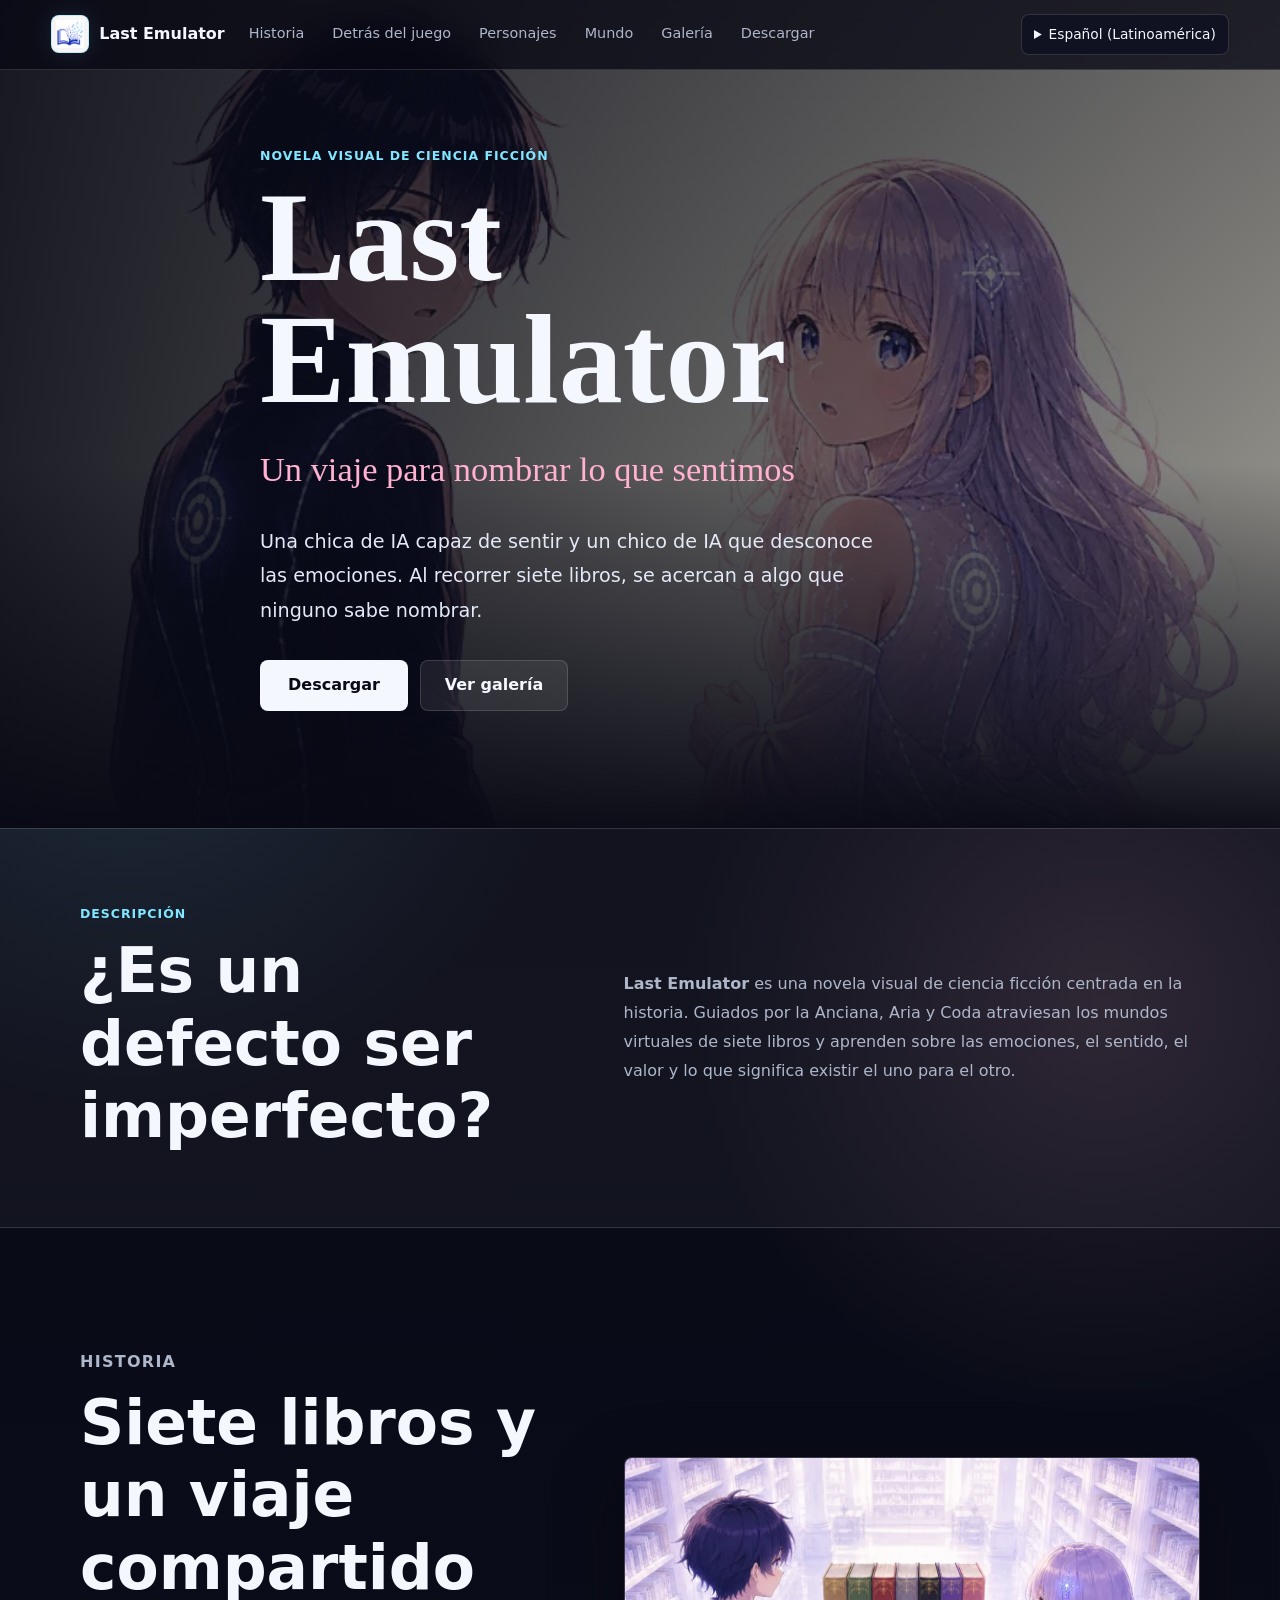
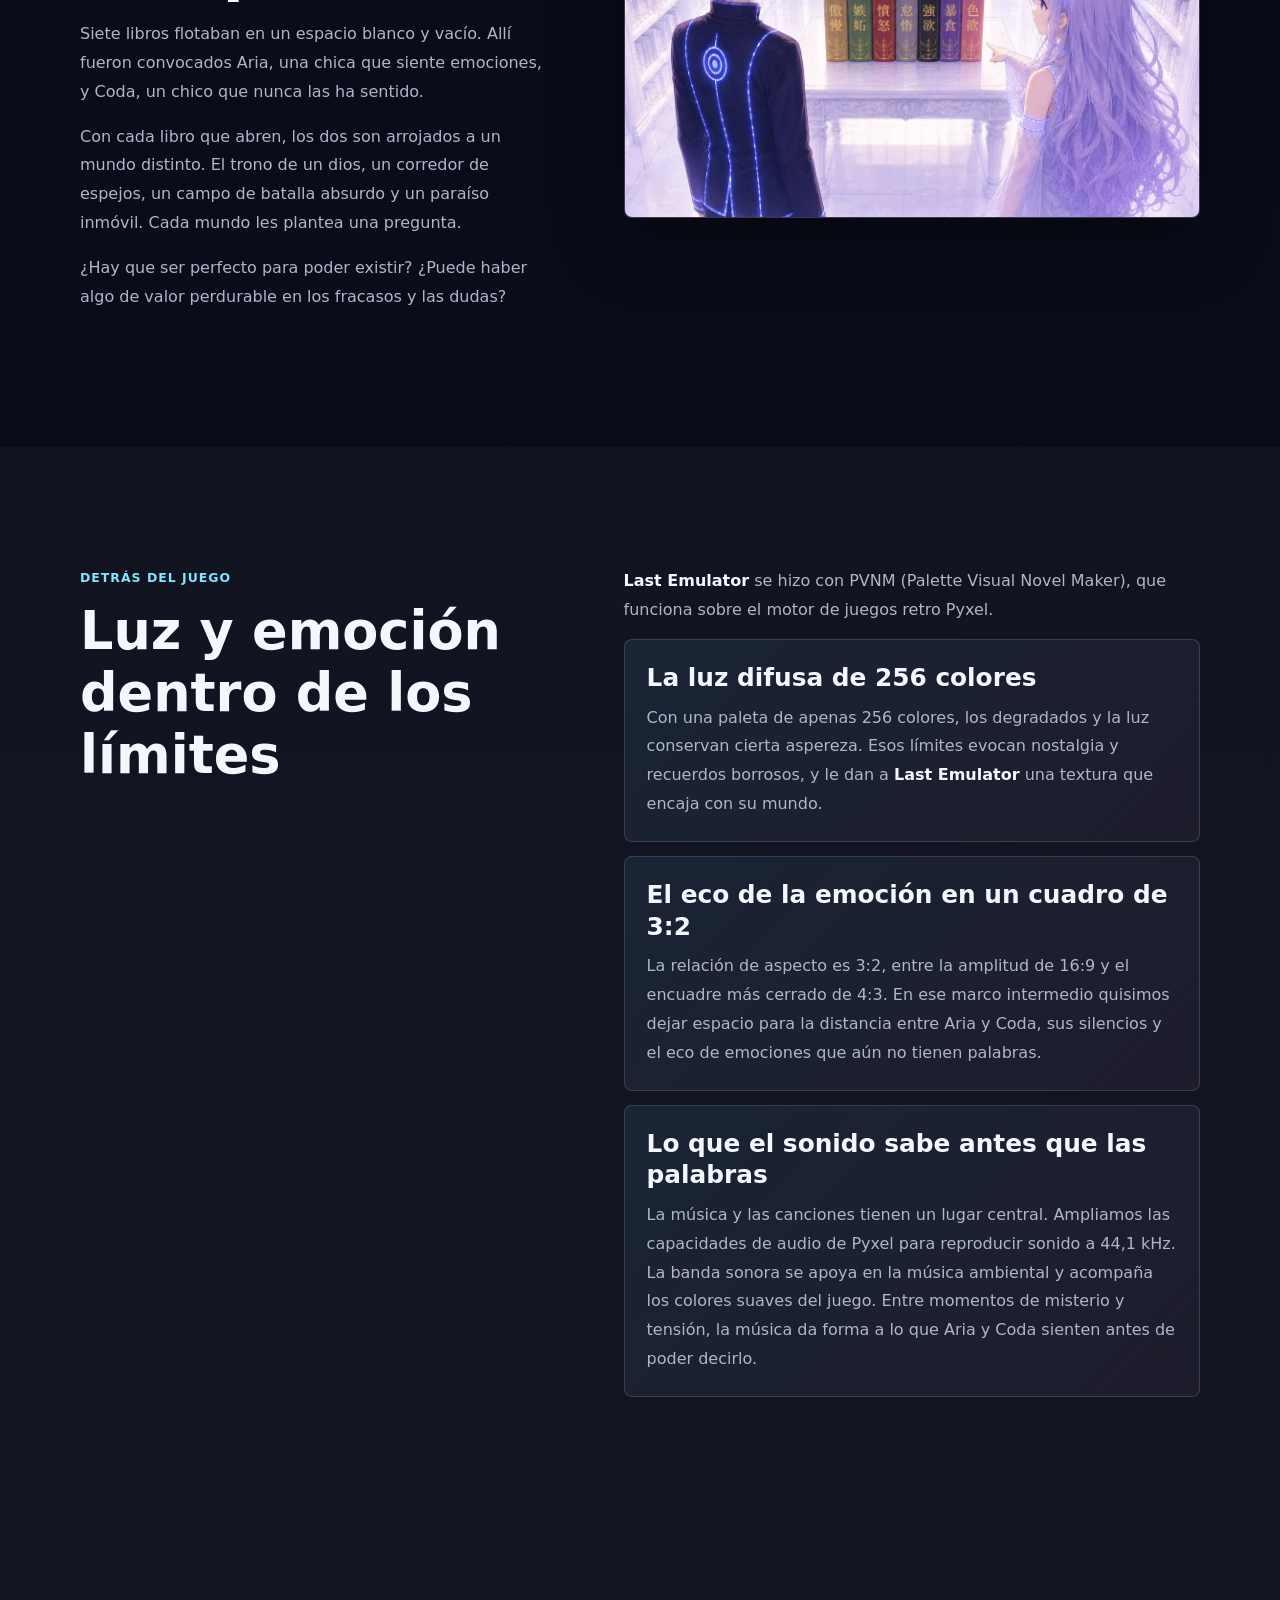
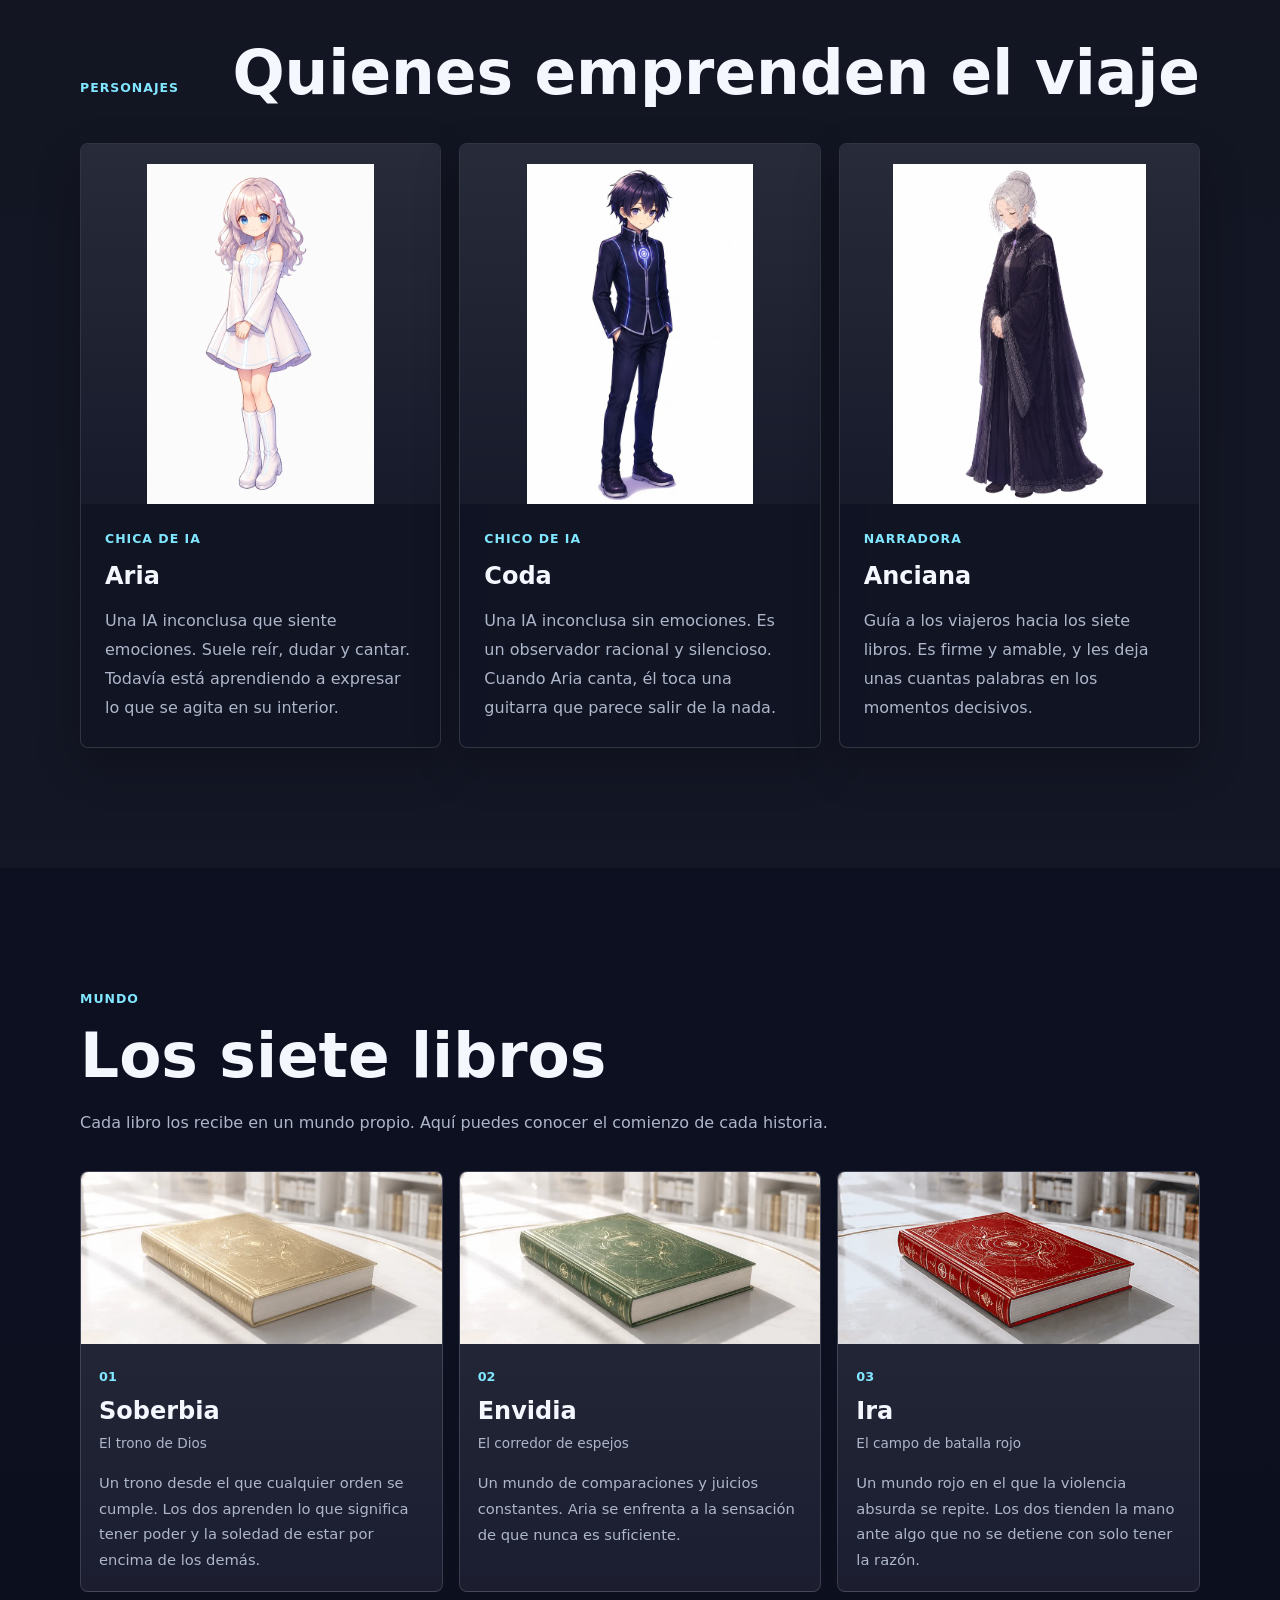
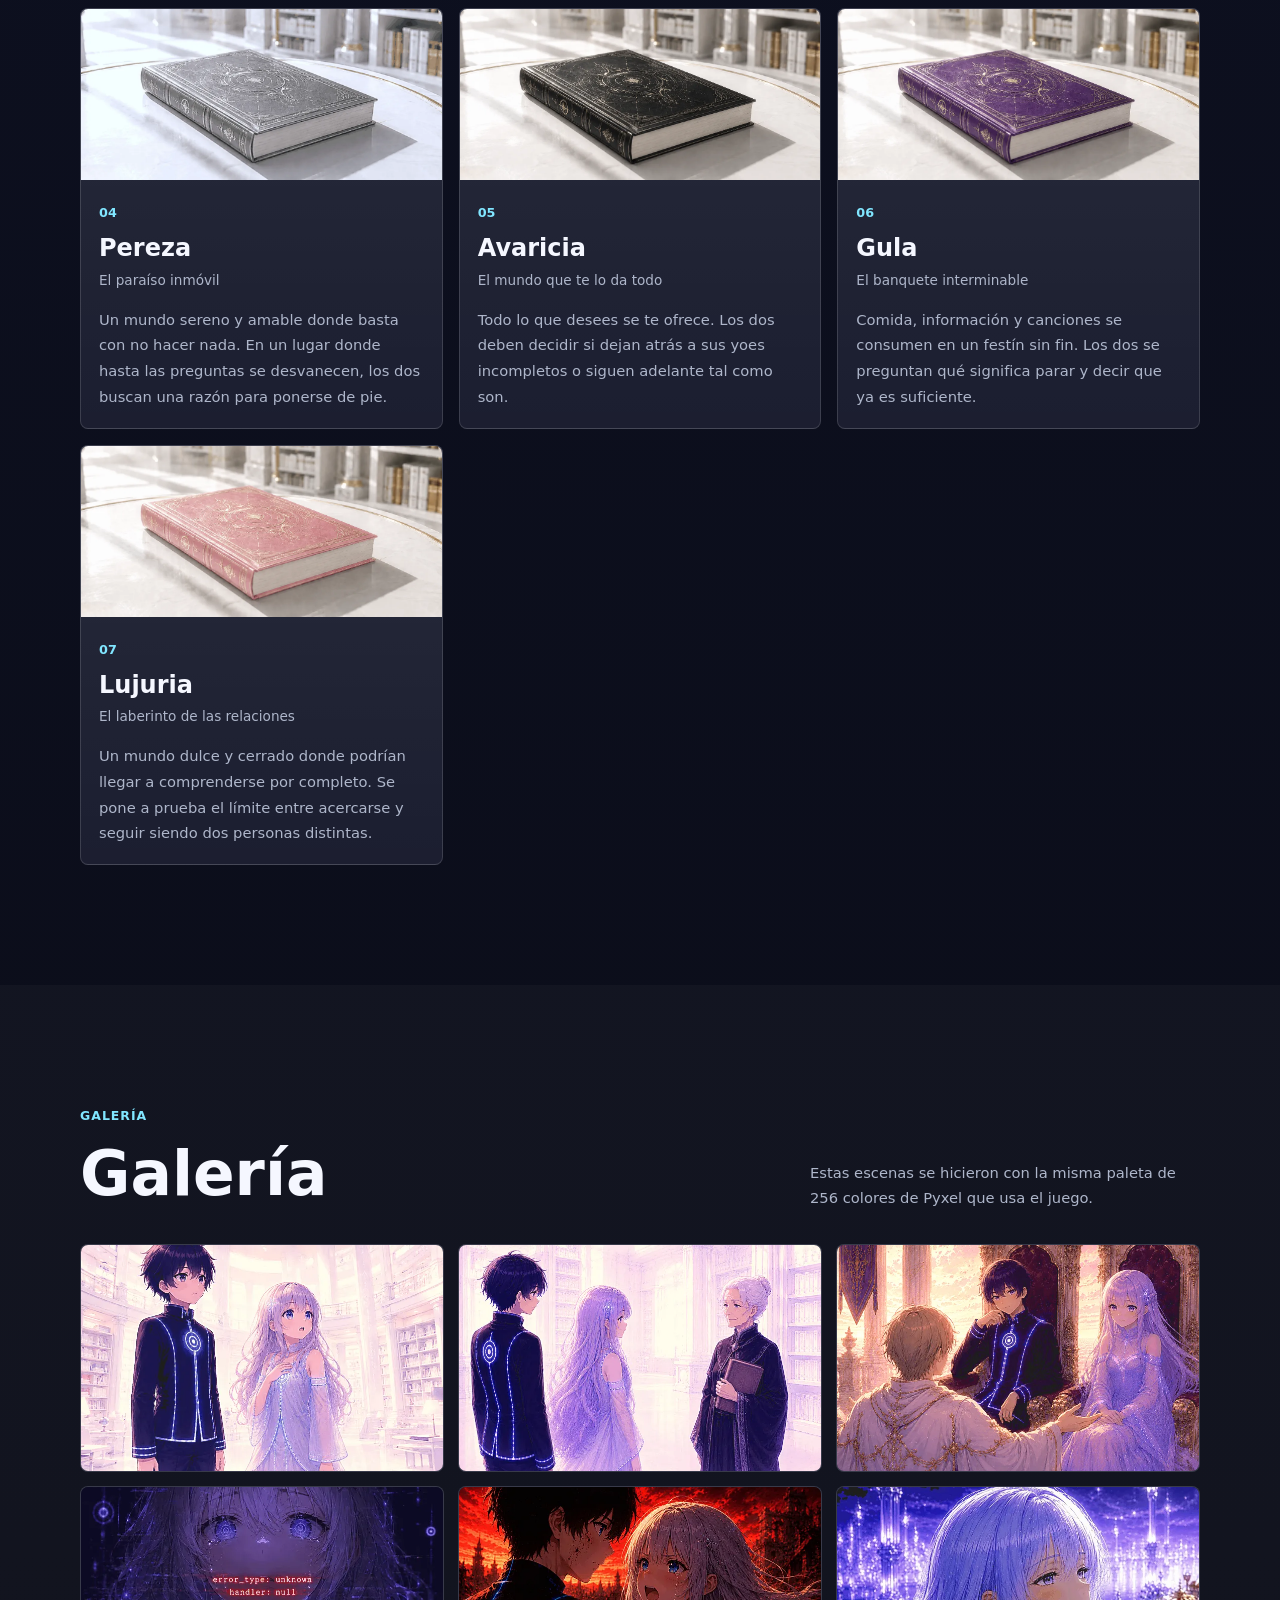
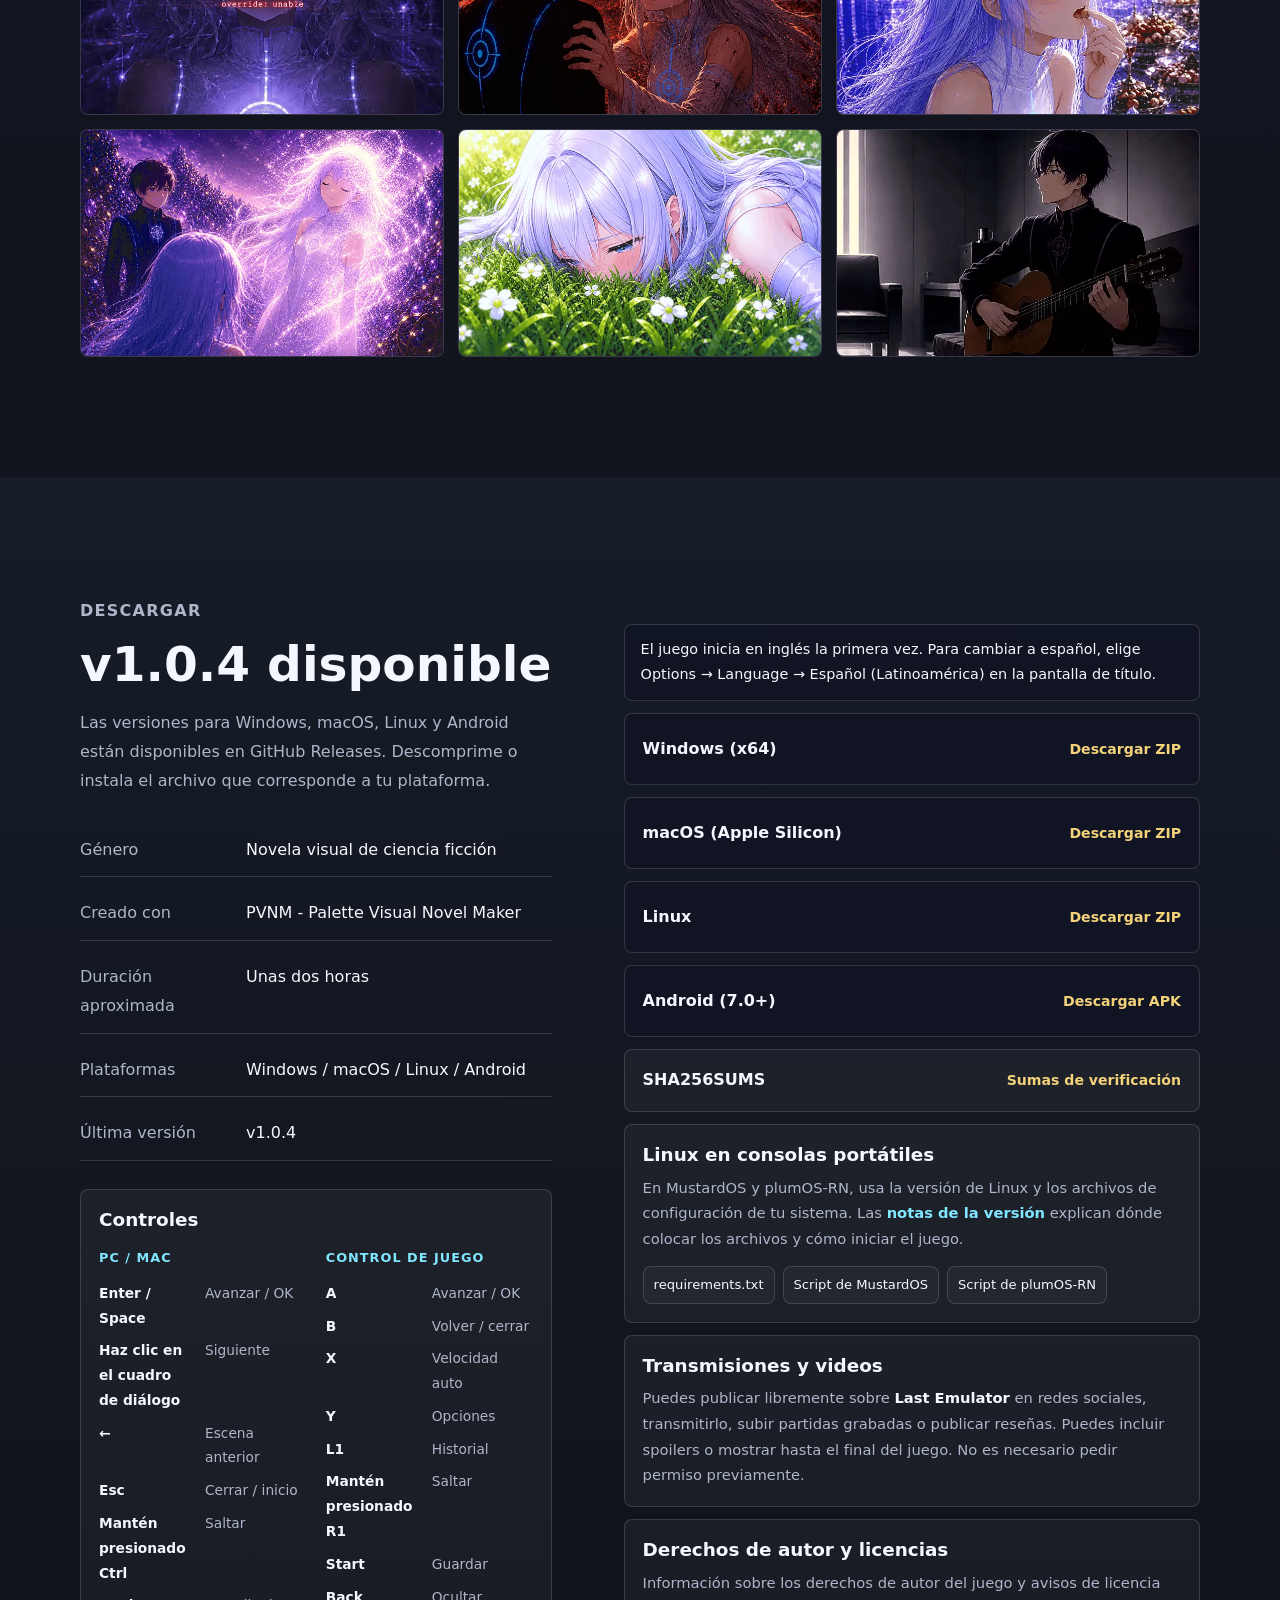
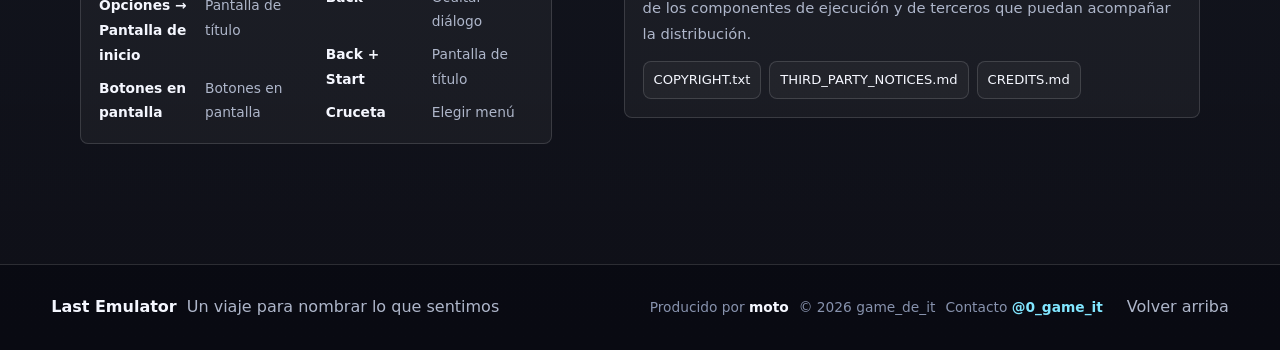
<file: es-419/index.html>
<!DOCTYPE html>

<!-- Generated by _build_site.py. Edit _site_template.html or _locales instead. -->

<html lang="es-419">
<head>
<meta charset="utf-8"/>
<meta content="width=device-width, initial-scale=1" name="viewport"/>
<title>Last Emulator - Un viaje para nombrar lo que sentimos</title>
<meta content="Una novela visual de ciencia ficción sobre Aria, una chica de IA con emociones, y Coda, un chico de IA que nunca las ha sentido. Juntos recorren siete libros." name="description"/>
<meta content="#080914" name="theme-color"/>
<meta content="website" property="og:type"/>
<meta content="Last Emulator" property="og:title"/>
<meta content="Una novela visual de ciencia ficción sobre la búsqueda de una emoción sin nombre." property="og:description"/>
<meta content="https://game-de-it.github.io/last-emulator-web/assets/images/web/web_ogp_0001.webp" property="og:image"/>
<link href="../assets/images/web/web_icon_0001.webp" rel="icon"/>
<link href="../styles.css" rel="stylesheet"/>

    <link rel="canonical" href="https://game-de-it.github.io/last-emulator-web/es-419/">
    <meta property="og:url" content="https://game-de-it.github.io/last-emulator-web/es-419/">
    <link rel="alternate" hreflang="ja" href="https://game-de-it.github.io/last-emulator-web/">
    <link rel="alternate" hreflang="en" href="https://game-de-it.github.io/last-emulator-web/en/">
    <link rel="alternate" hreflang="zh-Hans" href="https://game-de-it.github.io/last-emulator-web/zh-hans/">
    <link rel="alternate" hreflang="id" href="https://game-de-it.github.io/last-emulator-web/id/">
    <link rel="alternate" hreflang="pt-BR" href="https://game-de-it.github.io/last-emulator-web/pt-br/">
    <link rel="alternate" hreflang="es-419" href="https://game-de-it.github.io/last-emulator-web/es-419/">
    <link rel="alternate" hreflang="fil" href="https://game-de-it.github.io/last-emulator-web/fil/">
    <link rel="alternate" hreflang="vi" href="https://game-de-it.github.io/last-emulator-web/vi/">
    <link rel="alternate" hreflang="ko" href="https://game-de-it.github.io/last-emulator-web/ko/">
    <link rel="alternate" hreflang="x-default" href="https://game-de-it.github.io/last-emulator-web/">
</head>
<body>
<header aria-label="Encabezado del sitio" class="site-header">
<a aria-label="Inicio de Last Emulator" class="brand" href="#top">
<span aria-hidden="true" class="brand-mark">
<img alt="" src="../assets/images/web/web_icon_0001.webp"/>
</span>
<span>Last Emulator</span>
</a>
<nav aria-label="Navegación principal" class="site-nav">
<a href="#story">Historia</a>
<a href="#craft">Detrás del juego</a>
<a href="#characters">Personajes</a>
<a href="#world">Mundo</a>
<a href="#gallery">Galería</a>
<a href="#download">Descargar</a>
</nav>

      <details class="language-switcher"><summary aria-label="Idioma: Español (Latinoamérica)">Español (Latinoamérica)</summary><ul aria-label="Idioma"><li><a href="../" lang="ja" hreflang="ja">日本語</a></li><li><a href="../en/" lang="en" hreflang="en">English</a></li><li><a href="../zh-hans/" lang="zh-Hans" hreflang="zh-Hans">简体中文</a></li><li><a href="../id/" lang="id" hreflang="id">Bahasa Indonesia</a></li><li><a href="../pt-br/" lang="pt-BR" hreflang="pt-BR">Português (Brasil)</a></li><li><a href="../es-419/" lang="es-419" hreflang="es-419" aria-current="page">Español (Latinoamérica)</a></li><li><a href="../fil/" lang="fil" hreflang="fil">Filipino</a></li><li><a href="../vi/" lang="vi" hreflang="vi">Tiếng Việt</a></li><li><a href="../ko/" lang="ko" hreflang="ko">한국어</a></li></ul></details>
</header>
<main id="top">
<section aria-labelledby="hero-title" class="hero">
<picture>
<source srcset="../assets/images/web/web_top_0001.webp" type="image/webp"/>
<img alt="Aria y Coda se miran bajo una luz tenue." class="hero-image" src="../assets/images/web/web_top_0001.webp"/>
</picture>
<div aria-hidden="true" class="hero-shade"></div>
<div class="hero-content">
<p class="kicker">Novela visual de ciencia ficción</p>
<h1 id="hero-title">Last Emulator</h1>
<p class="subtitle">Un viaje para nombrar lo que sentimos</p>
<p class="hero-copy">Una chica de IA capaz de sentir y un chico de IA que desconoce las emociones. Al recorrer siete libros, se acercan a algo que ninguno sabe nombrar.</p>
<div aria-label="Acciones principales" class="hero-actions">
<a class="button primary" href="#download">Descargar</a>
<a class="button secondary" href="#gallery">Ver galería</a>
</div>
</div>
</section>
<section aria-label="Descripción" class="section intro-band">
<div class="section-inner intro-grid">
<div>
<p class="section-label">Descripción</p>
<h2>¿Es un defecto ser imperfecto?</h2>
</div>
<p><strong>Last Emulator</strong> es una novela visual de ciencia ficción centrada en la historia. Guiados por la Anciana, Aria y Coda atraviesan los mundos virtuales de siete libros y aprenden sobre las emociones, el sentido, el valor y lo que significa existir el uno para el otro.</p>
</div>
</section>
<section aria-labelledby="story-title" class="section story-section" id="story">
<div class="section-inner two-column">
<div class="section-copy">
<p class="section-label">Historia</p>
<h2 id="story-title">Siete libros y un viaje compartido</h2>
<p>Siete libros flotaban en un espacio blanco y vacío. Allí fueron convocados Aria, una chica que siente emociones, y Coda, un chico que nunca las ha sentido.</p>
<p>Con cada libro que abren, los dos son arrojados a un mundo distinto. El trono de un dios, un corredor de espejos, un campo de batalla absurdo y un paraíso inmóvil. Cada mundo les plantea una pregunta.</p>
<p>¿Hay que ser perfecto para poder existir? ¿Puede haber algo de valor perdurable en los fracasos y las dudas?</p>
</div>
<figure class="feature-figure">
<img alt="Siete libros alineados en una biblioteca blanca." src="../assets/images/web/web_story_0001.webp"/>
</figure>
</div>
</section>
<section aria-labelledby="craft-title" class="section craft-section" id="craft">
<div class="section-inner two-column craft-layout">
<div>
<p class="section-label">Detrás del juego</p>
<h2 id="craft-title">Luz y emoción dentro de los límites</h2>
</div>
<div class="craft-stack">
<p><strong>Last Emulator</strong> se hizo con PVNM (Palette Visual Novel Maker), que funciona sobre el motor de juegos retro Pyxel.</p>
<div class="craft-card">
<h3>La luz difusa de 256 colores</h3>
<p>Con una paleta de apenas 256 colores, los degradados y la luz conservan cierta aspereza. Esos límites evocan nostalgia y recuerdos borrosos, y le dan a <strong>Last Emulator</strong> una textura que encaja con su mundo.</p>
</div>
<div class="craft-card">
<h3>El eco de la emoción en un cuadro de 3:2</h3>
<p>La relación de aspecto es 3:2, entre la amplitud de 16:9 y el encuadre más cerrado de 4:3. En ese marco intermedio quisimos dejar espacio para la distancia entre Aria y Coda, sus silencios y el eco de emociones que aún no tienen palabras.</p>
</div>
<div class="craft-card">
<h3>Lo que el sonido sabe antes que las palabras</h3>
<p>La música y las canciones tienen un lugar central. Ampliamos las capacidades de audio de Pyxel para reproducir sonido a 44,1 kHz. La banda sonora se apoya en la música ambiental y acompaña los colores suaves del juego. Entre momentos de misterio y tensión, la música da forma a lo que Aria y Coda sienten antes de poder decirlo.</p>
</div>
</div>
</div>
</section>
<section aria-labelledby="characters-title" class="section characters-section" id="characters">
<div class="section-inner">
<div class="section-heading">
<p class="section-label">Personajes</p>
<h2 id="characters-title">Quienes emprenden el viaje</h2>
</div>
<div class="character-grid">
<article class="character-card">
<div class="character-image-wrap">
<img alt="Aria" src="../assets/images/web/web_aria_0001.webp"/>
</div>
<div class="character-body">
<p class="role">Chica de IA</p>
<h3>Aria</h3>
<p>Una IA inconclusa que siente emociones. Suele reír, dudar y cantar. Todavía está aprendiendo a expresar lo que se agita en su interior.</p>
</div>
</article>
<article class="character-card">
<div class="character-image-wrap">
<img alt="Coda" src="../assets/images/web/web_coda_0001.webp"/>
</div>
<div class="character-body">
<p class="role">Chico de IA</p>
<h3>Coda</h3>
<p>Una IA inconclusa sin emociones. Es un observador racional y silencioso. Cuando Aria canta, él toca una guitarra que parece salir de la nada.</p>
</div>
</article>
<article class="character-card text-only">
<div class="character-image-wrap">
<img alt="Anciana" src="../assets/images/web/web_old_0001.webp"/>
</div>
<div class="character-body">
<p class="role">Narradora</p>
<h3>Anciana</h3>
<p>Guía a los viajeros hacia los siete libros. Es firme y amable, y les deja unas cuantas palabras en los momentos decisivos.</p>
</div>
</article>
</div>
</div>
</section>
<section aria-labelledby="world-title" class="section world-section" id="world">
<div class="section-inner">
<div class="section-heading compact">
<p class="section-label">Mundo</p>
<h2 id="world-title">Los siete libros</h2>
<p>Cada libro los recibe en un mundo propio. Aquí puedes conocer el comienzo de cada historia.</p>
</div>
<div aria-label="Lista de los siete libros" class="book-grid">
<article>
<img alt="El libro de Soberbia" src="../assets/images/web/web_book_0001.webp"/>
<div class="book-body">
<span>01</span>
<h3>Soberbia</h3>
<em>El trono de Dios</em>
<p>Un trono desde el que cualquier orden se cumple. Los dos aprenden lo que significa tener poder y la soledad de estar por encima de los demás.</p>
</div>
</article>
<article>
<img alt="El libro de Envidia" src="../assets/images/web/web_book_0002.webp"/>
<div class="book-body">
<span>02</span>
<h3>Envidia</h3>
<em>El corredor de espejos</em>
<p>Un mundo de comparaciones y juicios constantes. Aria se enfrenta a la sensación de que nunca es suficiente.</p>
</div>
</article>
<article>
<img alt="El libro de Ira" src="../assets/images/web/web_book_0003.webp"/>
<div class="book-body">
<span>03</span>
<h3>Ira</h3>
<em>El campo de batalla rojo</em>
<p>Un mundo rojo en el que la violencia absurda se repite. Los dos tienden la mano ante algo que no se detiene con solo tener la razón.</p>
</div>
</article>
<article>
<img alt="El libro de Pereza" src="../assets/images/web/web_book_0004.webp"/>
<div class="book-body">
<span>04</span>
<h3>Pereza</h3>
<em>El paraíso inmóvil</em>
<p>Un mundo sereno y amable donde basta con no hacer nada. En un lugar donde hasta las preguntas se desvanecen, los dos buscan una razón para ponerse de pie.</p>
</div>
</article>
<article>
<img alt="El libro de Avaricia" src="../assets/images/web/web_book_0005.webp"/>
<div class="book-body">
<span>05</span>
<h3>Avaricia</h3>
<em>El mundo que te lo da todo</em>
<p>Todo lo que desees se te ofrece. Los dos deben decidir si dejan atrás a sus yoes incompletos o siguen adelante tal como son.</p>
</div>
</article>
<article>
<img alt="El libro de Gula" src="../assets/images/web/web_book_0006.webp"/>
<div class="book-body">
<span>06</span>
<h3>Gula</h3>
<em>El banquete interminable</em>
<p>Comida, información y canciones se consumen en un festín sin fin. Los dos se preguntan qué significa parar y decir que ya es suficiente.</p>
</div>
</article>
<article>
<img alt="El libro de Lujuria" src="../assets/images/web/web_book_0007.webp"/>
<div class="book-body">
<span>07</span>
<h3>Lujuria</h3>
<em>El laberinto de las relaciones</em>
<p>Un mundo dulce y cerrado donde podrían llegar a comprenderse por completo. Se pone a prueba el límite entre acercarse y seguir siendo dos personas distintas.</p>
</div>
</article>
</div>
</div>
</section>
<section aria-labelledby="gallery-title" class="section gallery-section" id="gallery">
<div class="section-inner">
<div class="section-heading">
<div>
<p class="section-label">Galería</p>
<h2 id="gallery-title">Galería</h2>
</div>
<p class="gallery-note">Estas escenas se hicieron con la misma paleta de 256 colores de Pyxel que usa el juego.</p>
</div>
<div class="gallery-grid">
<figure>
<img alt="Una escena de guitarra y canto" src="../assets/images/web/web_gallery_0001.webp"/>
</figure>
<figure>
<img alt="Una escena con los siete libros" src="../assets/images/web/web_gallery_0002.webp"/>
</figure>
<figure>
<img alt="Los dos frente a frente en la luz" src="../assets/images/web/web_gallery_0003.webp"/>
</figure>
<figure>
<img alt="Un recorrido por la biblioteca" src="../assets/images/web/web_gallery_0004.webp"/>
</figure>
<figure>
<img alt="Una guitarra en una habitación oscura" src="../assets/images/web/web_gallery_0005.webp"/>
</figure>
<figure>
<img alt="Un campo de flores en calma" src="../assets/images/web/web_gallery_0006.webp"/>
</figure>
<figure>
<img alt="Una escena de la historia" src="../assets/images/web/web_gallery_0007.webp"/>
</figure>
<figure>
<img alt="Una escena de la historia" src="../assets/images/web/web_gallery_0008.webp"/>
</figure>
<figure>
<img alt="Una escena de la historia" src="../assets/images/web/web_gallery_0009.webp"/>
</figure>
</div>
</div>
</section>
<section aria-labelledby="download-title" class="section download-section" id="download">
<div class="section-inner download-layout">
<div class="section-copy">
<p class="section-label">Descargar</p>
<h2 id="download-title">v1.0.4 disponible</h2>
<p>Las versiones para Windows, macOS, Linux y Android están disponibles en GitHub Releases. Descomprime o instala el archivo que corresponde a tu plataforma.</p>
<dl class="spec-list">
<div><dt>Género</dt><dd>Novela visual de ciencia ficción</dd></div>
<div><dt>Creado con</dt><dd>PVNM - Palette Visual Novel Maker</dd></div>
<div><dt>Duración aproximada</dt><dd>Unas dos horas</dd></div>
<div><dt>Plataformas</dt><dd>Windows / macOS / Linux / Android</dd></div>
<div><dt>Última versión</dt><dd>v1.0.4</dd></div>
</dl>
<div class="controls-card">
<h3>Controles</h3>
<div class="controls-grid">
<div>
<h4>PC / Mac</h4>
<dl>
<div><dt>Enter / Space</dt><dd>Avanzar / OK</dd></div>
<div><dt>Haz clic en el cuadro de diálogo</dt><dd>Siguiente</dd></div>
<div><dt>←</dt><dd>Escena anterior</dd></div>
<div><dt>Esc</dt><dd>Cerrar / inicio</dd></div>
<div><dt>Mantén presionado Ctrl</dt><dd>Saltar</dd></div>
<div><dt>Opciones → Pantalla de inicio</dt><dd>Pantalla de título</dd></div>
<div><dt>Botones en pantalla</dt><dd>Botones en pantalla</dd></div>
</dl>
</div>
<div>
<h4>Control de juego</h4>
<dl>
<div><dt>A</dt><dd>Avanzar / OK</dd></div>
<div><dt>B</dt><dd>Volver / cerrar</dd></div>
<div><dt>X</dt><dd>Velocidad auto</dd></div>
<div><dt>Y</dt><dd>Opciones</dd></div>
<div><dt>L1</dt><dd>Historial</dd></div>
<div><dt>Mantén presionado R1</dt><dd>Saltar</dd></div>
<div><dt>Start</dt><dd>Guardar</dd></div>
<div><dt>Back</dt><dd>Ocultar diálogo</dd></div>
<div><dt>Back + Start</dt><dd>Pantalla de título</dd></div>
<div><dt>Cruceta</dt><dd>Elegir menú</dd></div>
</dl>
</div>
</div>
</div>
</div>
<div aria-label="Lista de descargas" class="download-panel">
<p class="game-language-note">El juego inicia en inglés la primera vez. Para cambiar a español, elige Options → Language → Español (Latinoamérica) en la pantalla de título.</p>
<a class="download-link" href="https://github.com/game-de-it/last-emulator-web/releases/download/v1.0.4/LastEmulator-Windows-x64-1.0.4.zip">
<span>Windows (x64)</span>
<strong>Descargar ZIP</strong>
</a>
<a class="download-link" href="https://github.com/game-de-it/last-emulator-web/releases/download/v1.0.4/LastEmulator-macOS-arm64-1.0.4.zip">
<span>macOS (Apple Silicon)</span>
<strong>Descargar ZIP</strong>
</a>
<a class="download-link" href="https://github.com/game-de-it/last-emulator-web/releases/download/v1.0.4/LastEmulator-Linux-1.0.4.zip">
<span>Linux</span>
<strong>Descargar ZIP</strong>
</a>
<a class="download-link" href="https://github.com/game-de-it/last-emulator-web/releases/download/v1.0.4/LastEmulator-Android-1.0.4.apk">
<span>Android (7.0+)</span>
<strong>Descargar APK</strong>
</a>
<a class="download-link subdued" href="https://github.com/game-de-it/last-emulator-web/releases/download/v1.0.4/SHA256SUMS.txt">
<span>SHA256SUMS</span>
<strong>Sumas de verificación</strong>
</a>


<div class="handheld-note">
<h3>Linux en consolas portátiles</h3>
<p>En MustardOS y plumOS-RN, usa la versión de Linux y los archivos de configuración de tu sistema. Las <a href="https://github.com/game-de-it/last-emulator-web/releases/tag/v1.0.4">notas de la versión</a> explican dónde colocar los archivos y cómo iniciar el juego.</p>
<div aria-label="Archivos de configuración para Linux portátil" class="handheld-links">
<a href="https://github.com/game-de-it/last-emulator-web/releases/download/v1.0.4/requirements.txt">requirements.txt</a>
<a href="https://github.com/game-de-it/last-emulator-web/releases/download/v1.0.4/requirements-MustardOS.sh">Script de MustardOS</a>
<a href="https://github.com/game-de-it/last-emulator-web/releases/download/v1.0.4/requirements-plumOS-RN.sh">Script de plumOS-RN</a>
</div>
</div>
<div class="streaming-note">
<h3>Transmisiones y videos</h3>
<p>Puedes publicar libremente sobre <strong>Last Emulator</strong> en redes sociales, transmitirlo, subir partidas grabadas o publicar reseñas. Puedes incluir spoilers o mostrar hasta el final del juego. No es necesario pedir permiso previamente.</p>
</div>
<div class="license-note">
<h3>Derechos de autor y licencias</h3>
<p>Información sobre los derechos de autor del juego y avisos de licencia de los componentes de ejecución y de terceros que puedan acompañar la distribución.</p>
<div aria-label="Archivos de licencia" class="handheld-links">
<a href="../COPYRIGHT.txt">COPYRIGHT.txt</a>
<a href="../THIRD_PARTY_NOTICES.md">THIRD_PARTY_NOTICES.md</a>
<a href="../CREDITS.md">CREDITS.md</a>
</div>
</div>
</div>
</div>
</section>
</main>
<footer class="site-footer">
<div class="footer-title">
<strong>Last Emulator</strong>
<span>Un viaje para nombrar lo que sentimos</span>
</div>
<div aria-label="Créditos" class="footer-credit">
<span>Producido por <strong>moto</strong></span>
<span>© 2026 game_de_it</span>
<span>Contacto <a href="https://x.com/0_game_it">@0_game_it</a></span>
</div>
<a href="#top">Volver arriba</a>
</footer>
</body>
</html>
</file>
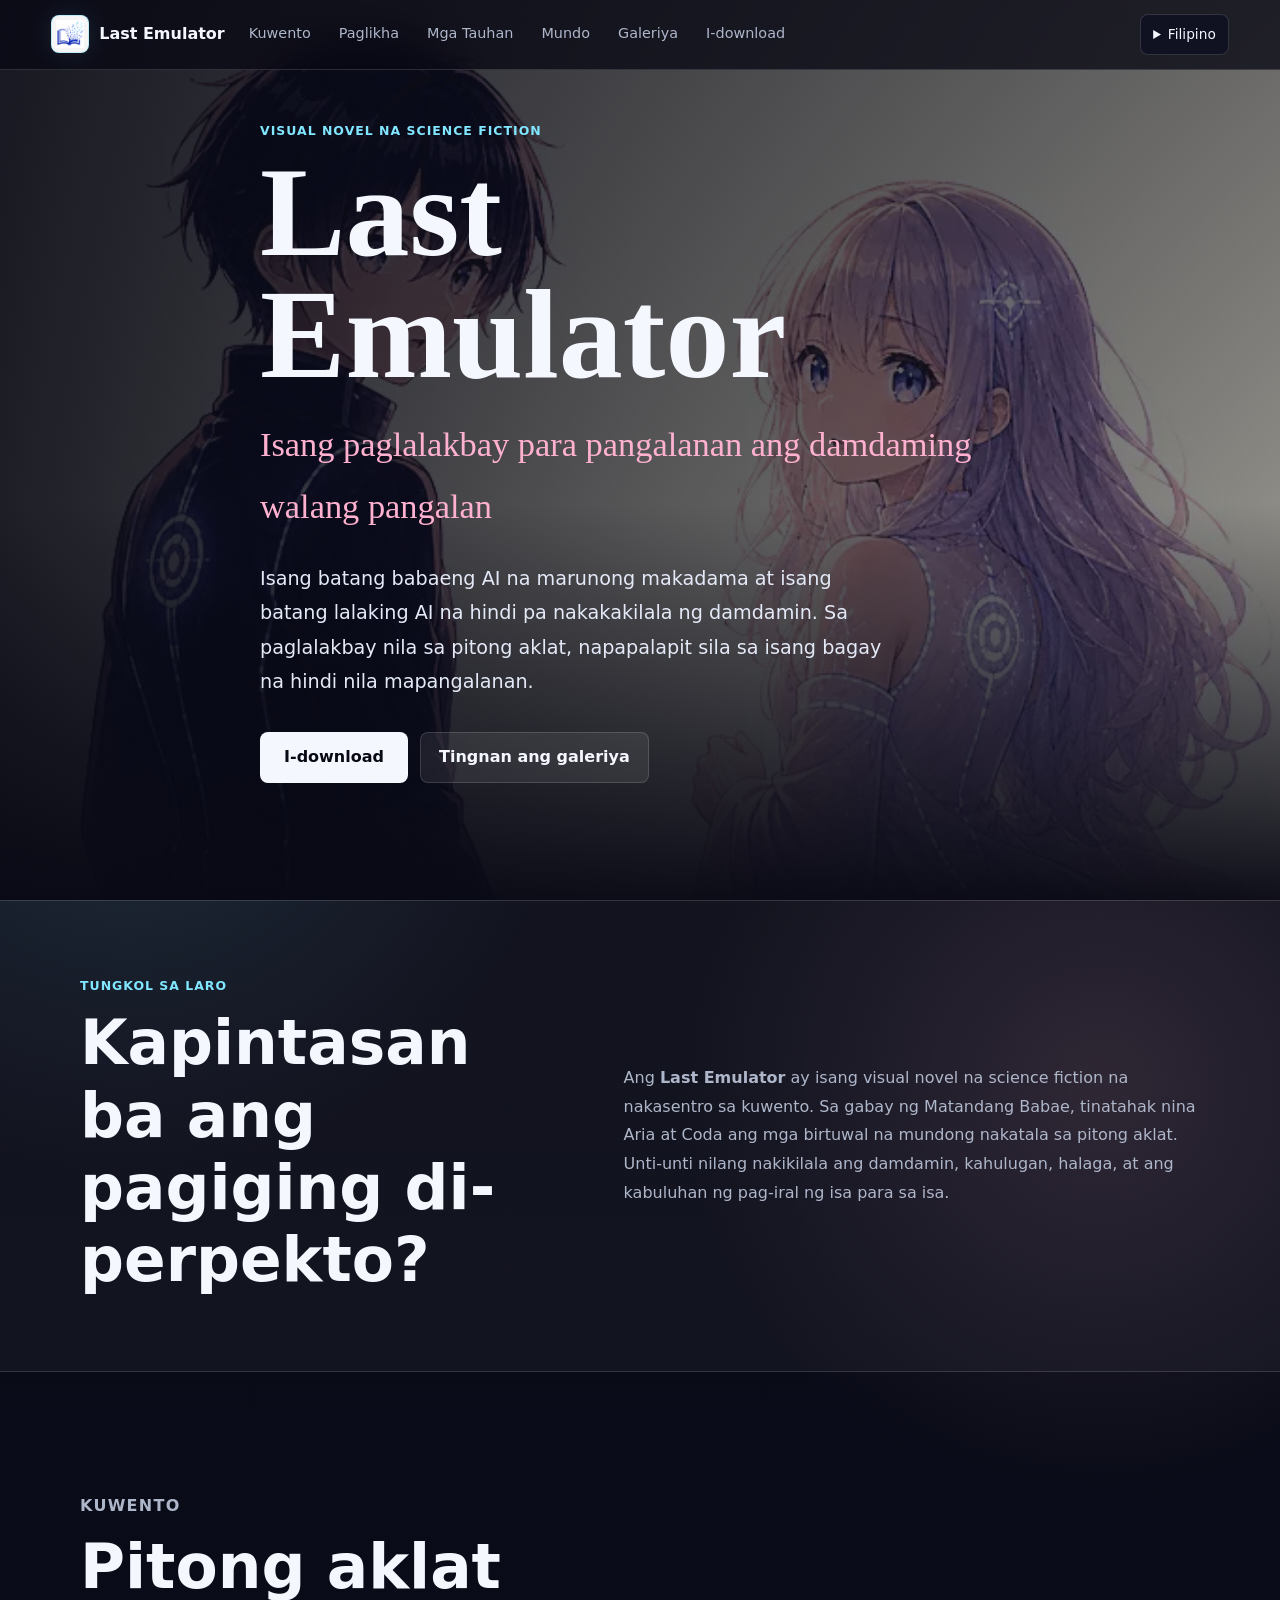
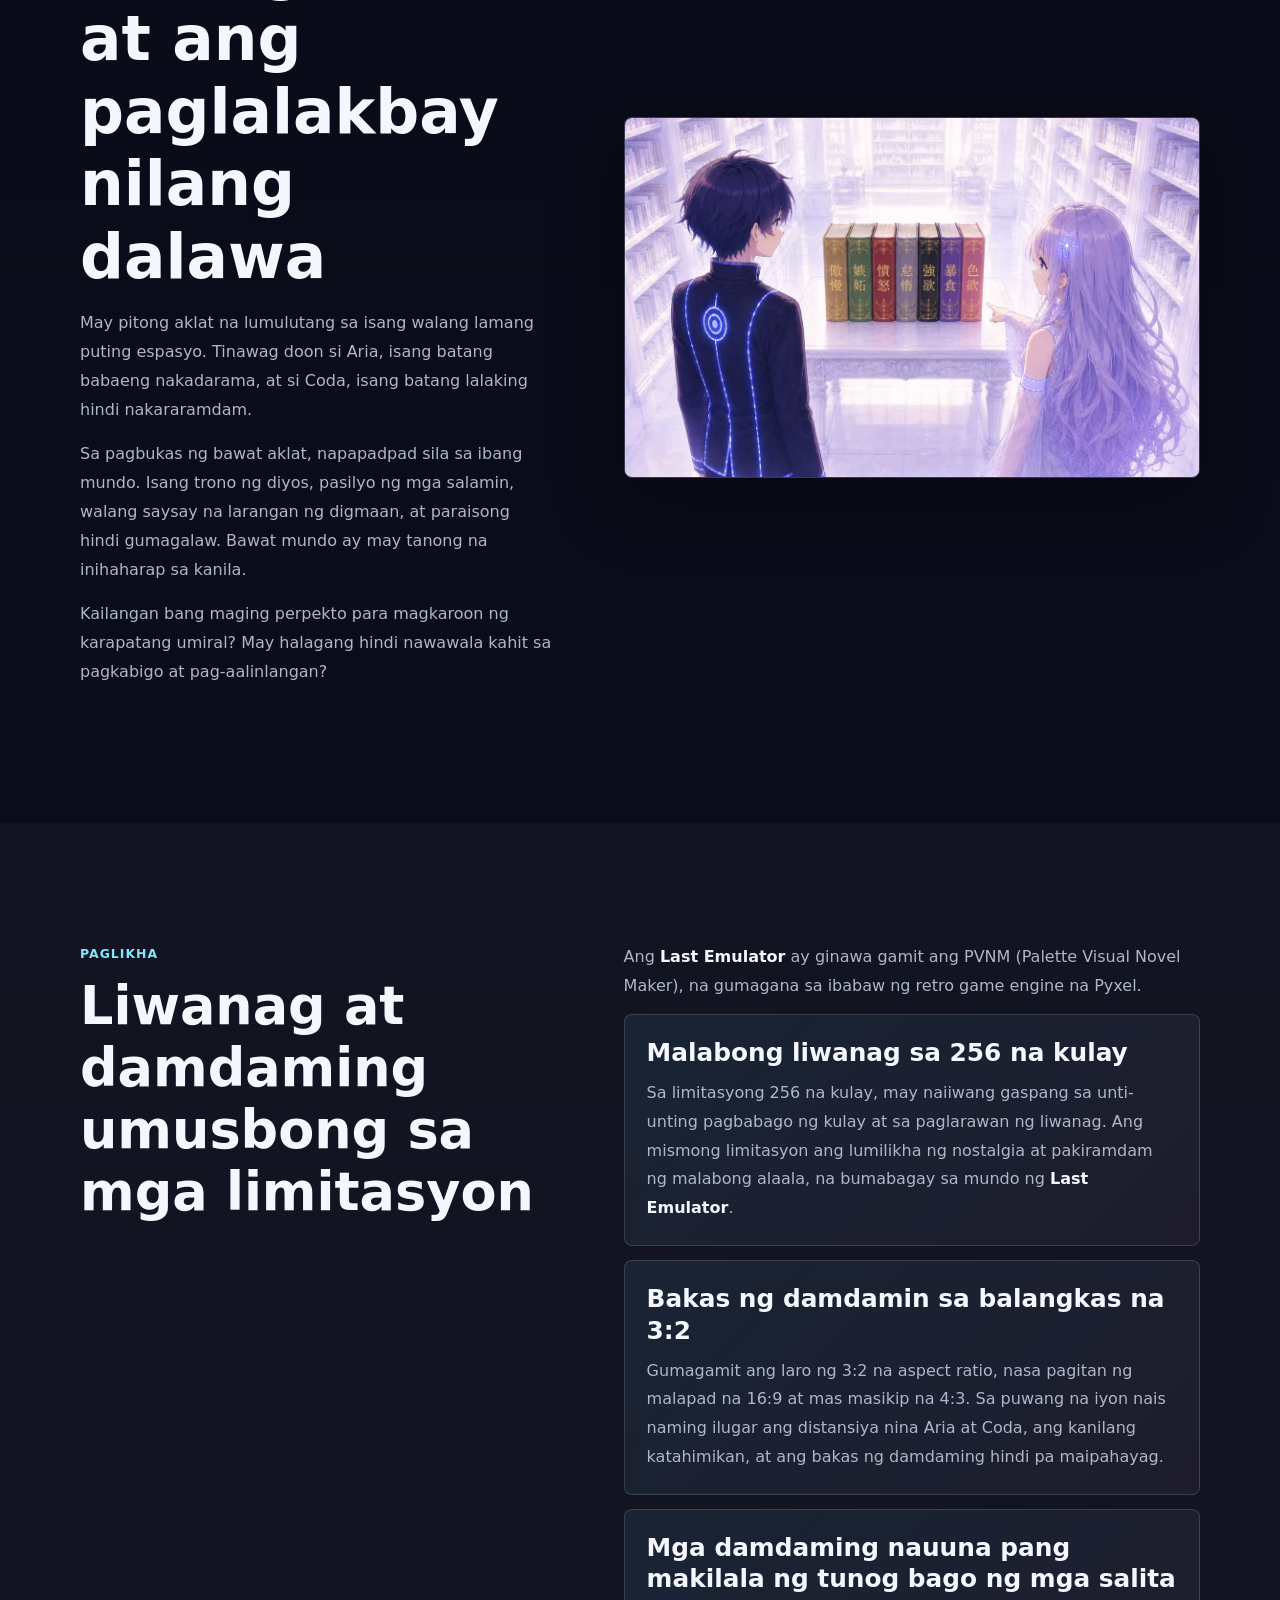
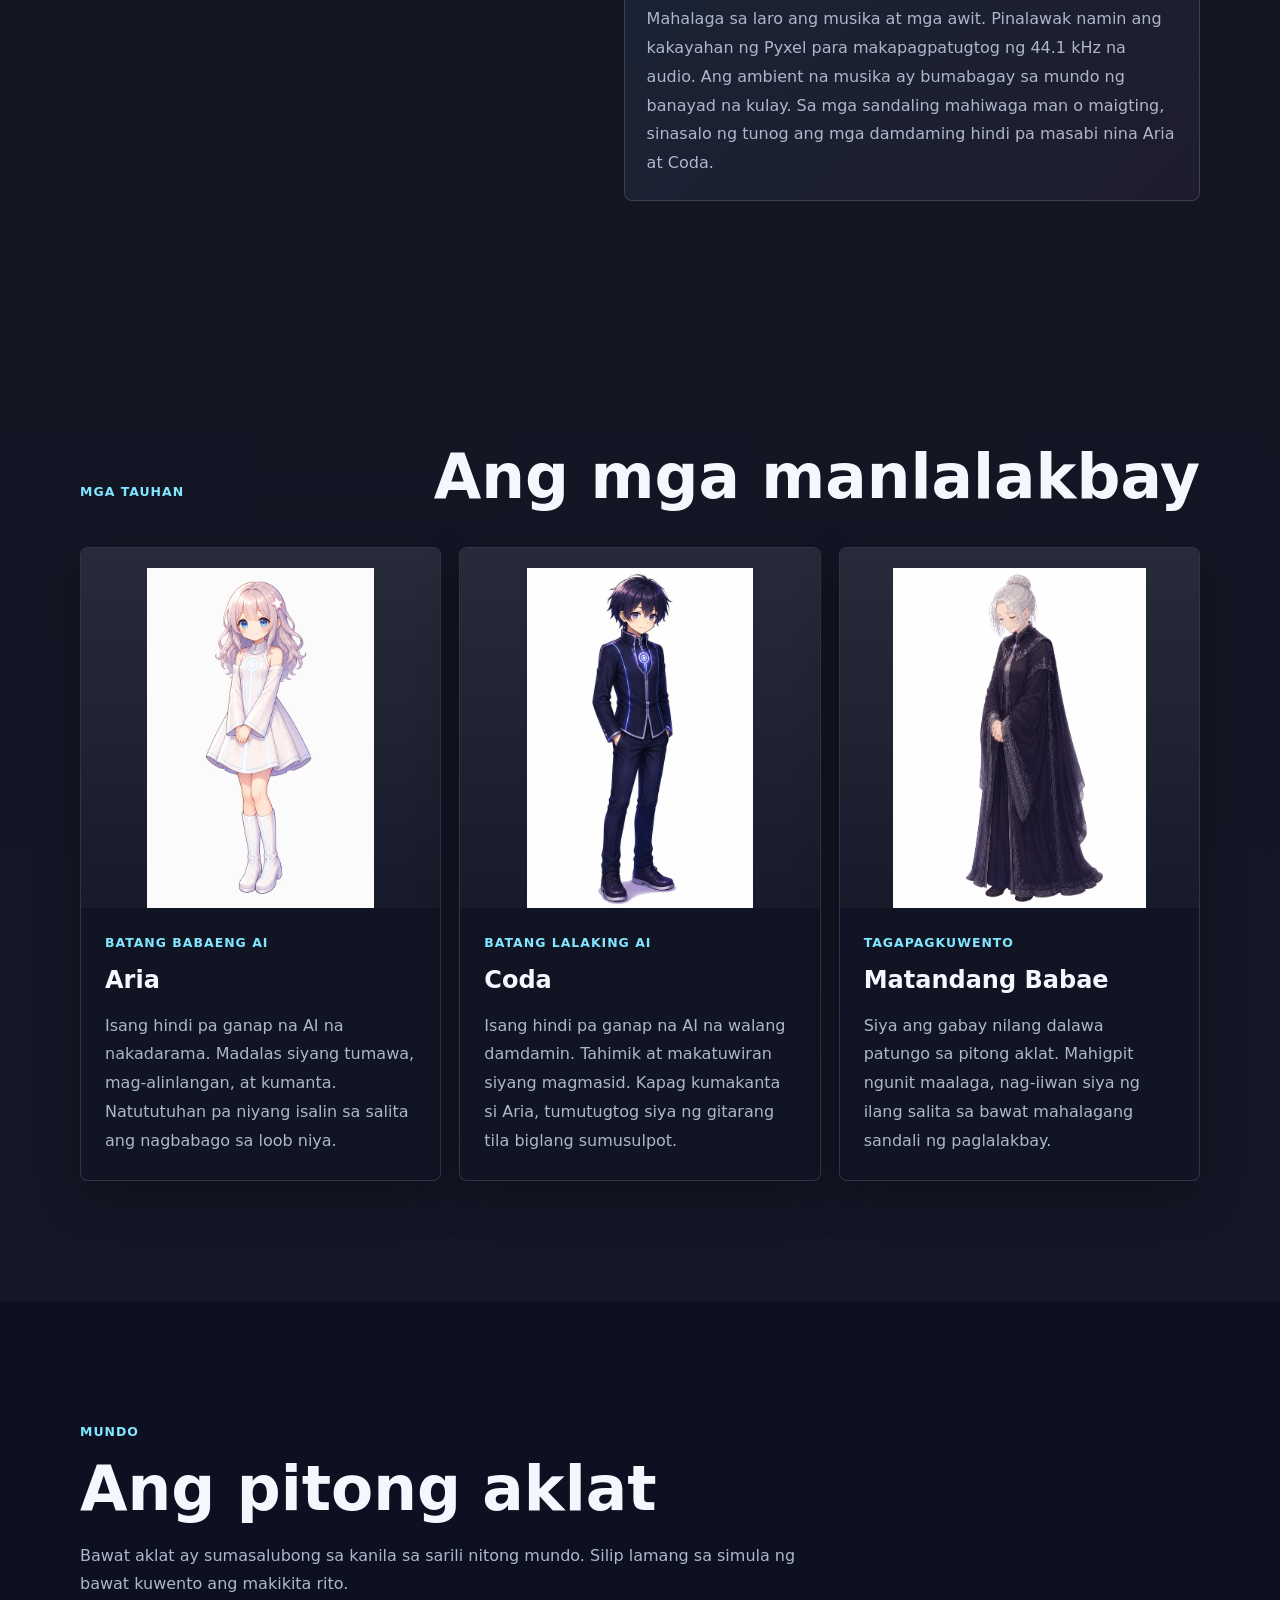
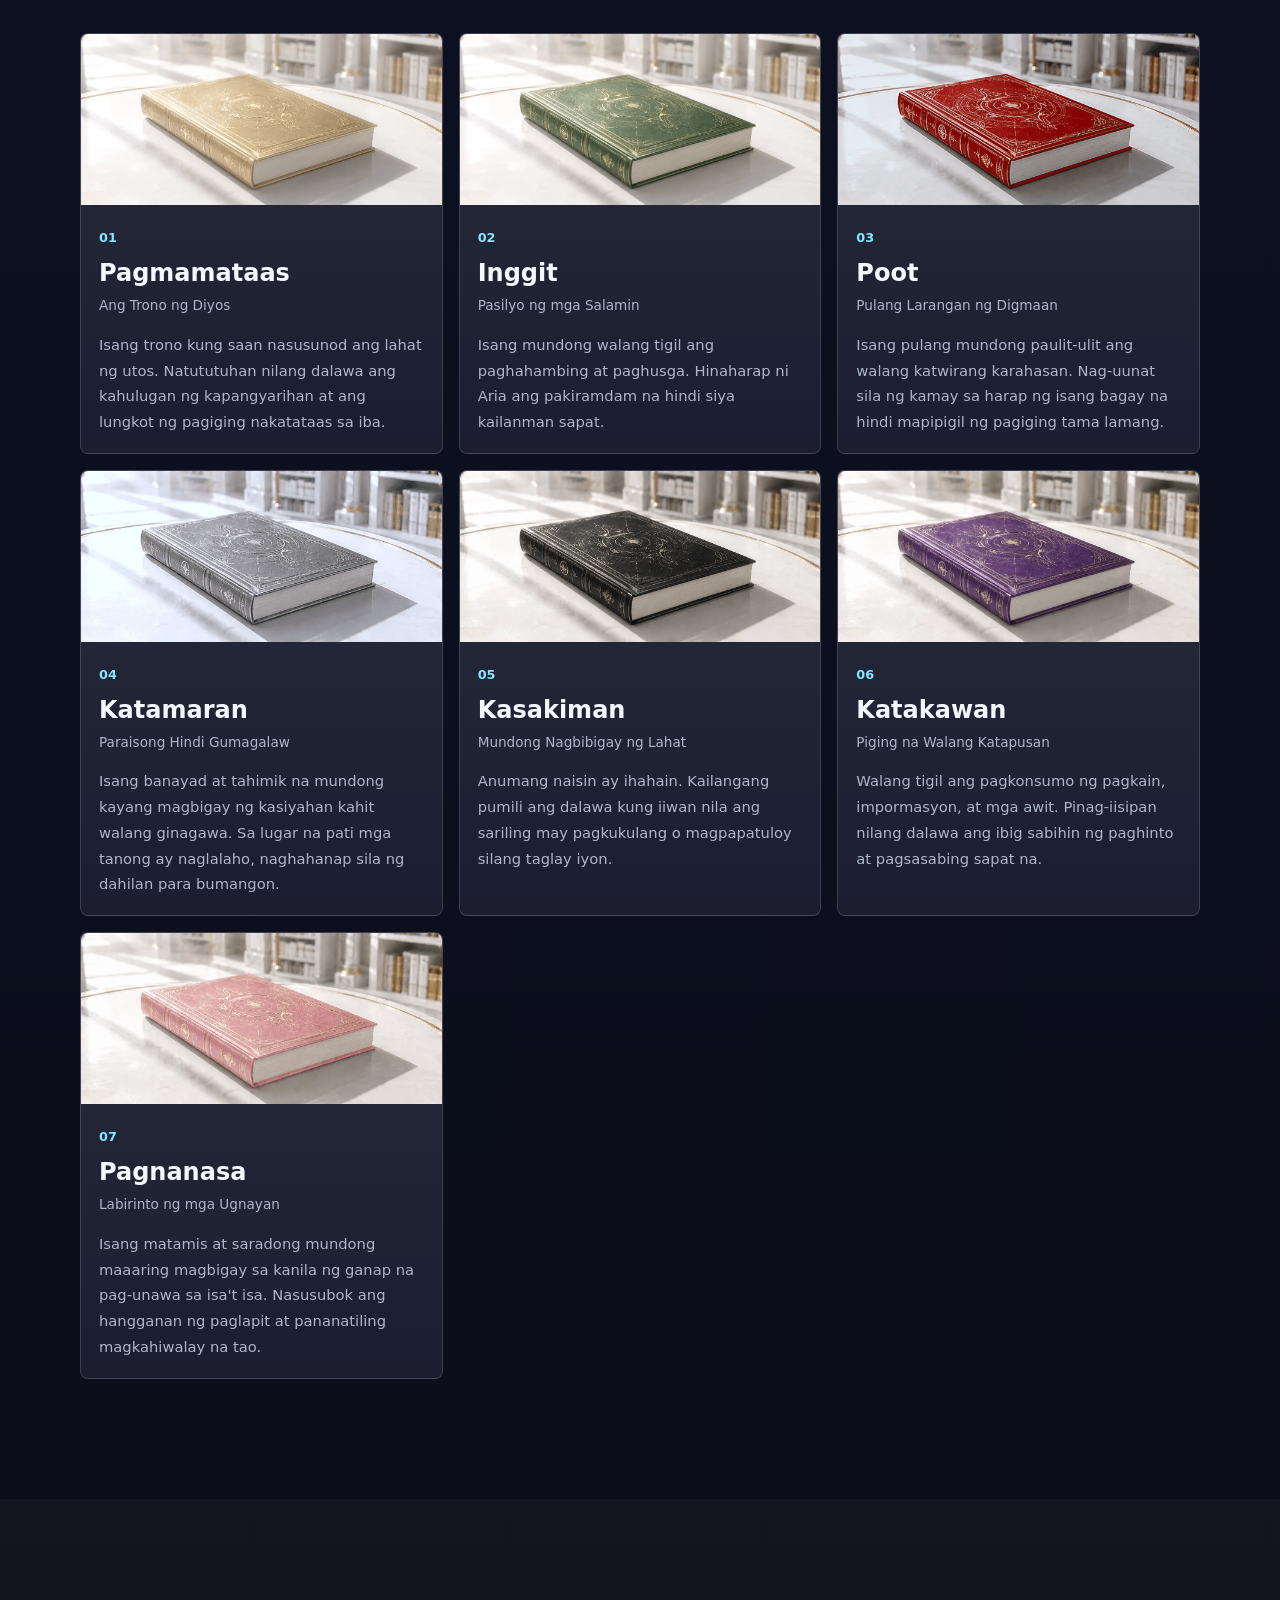
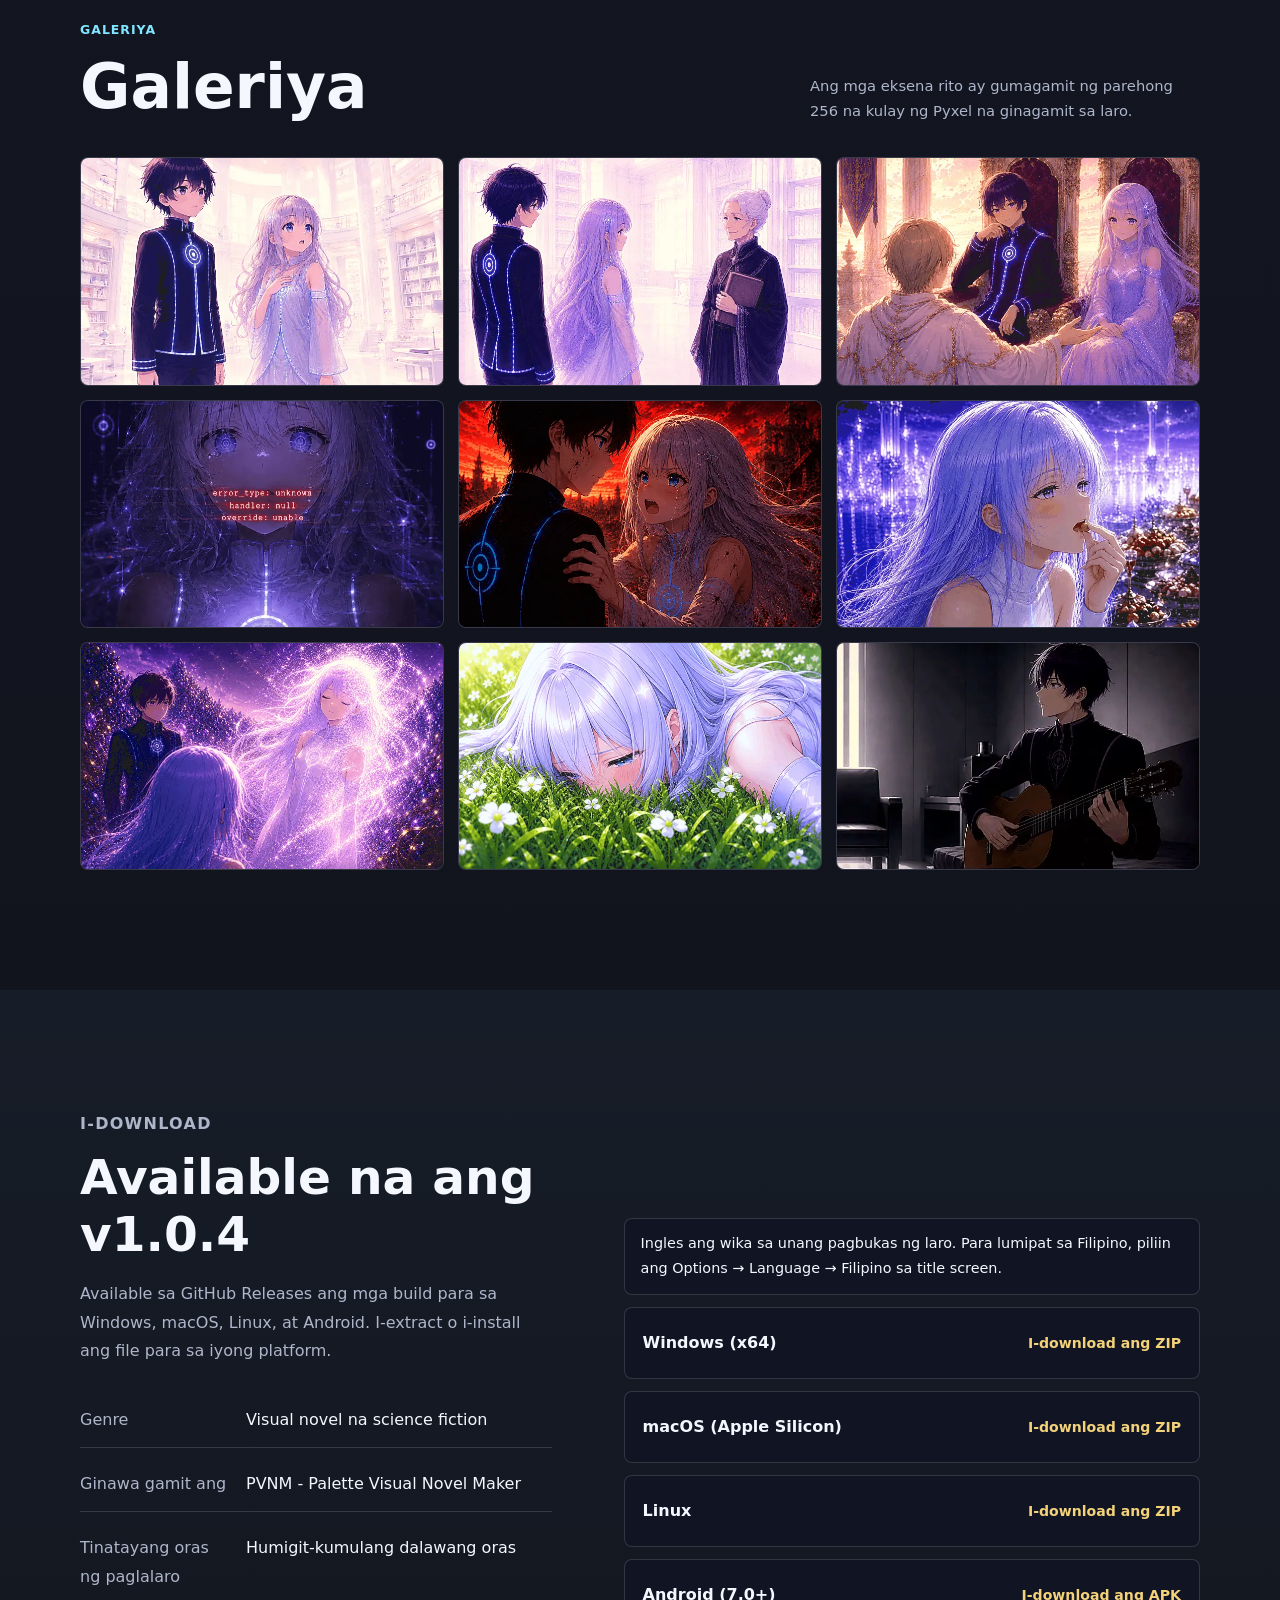
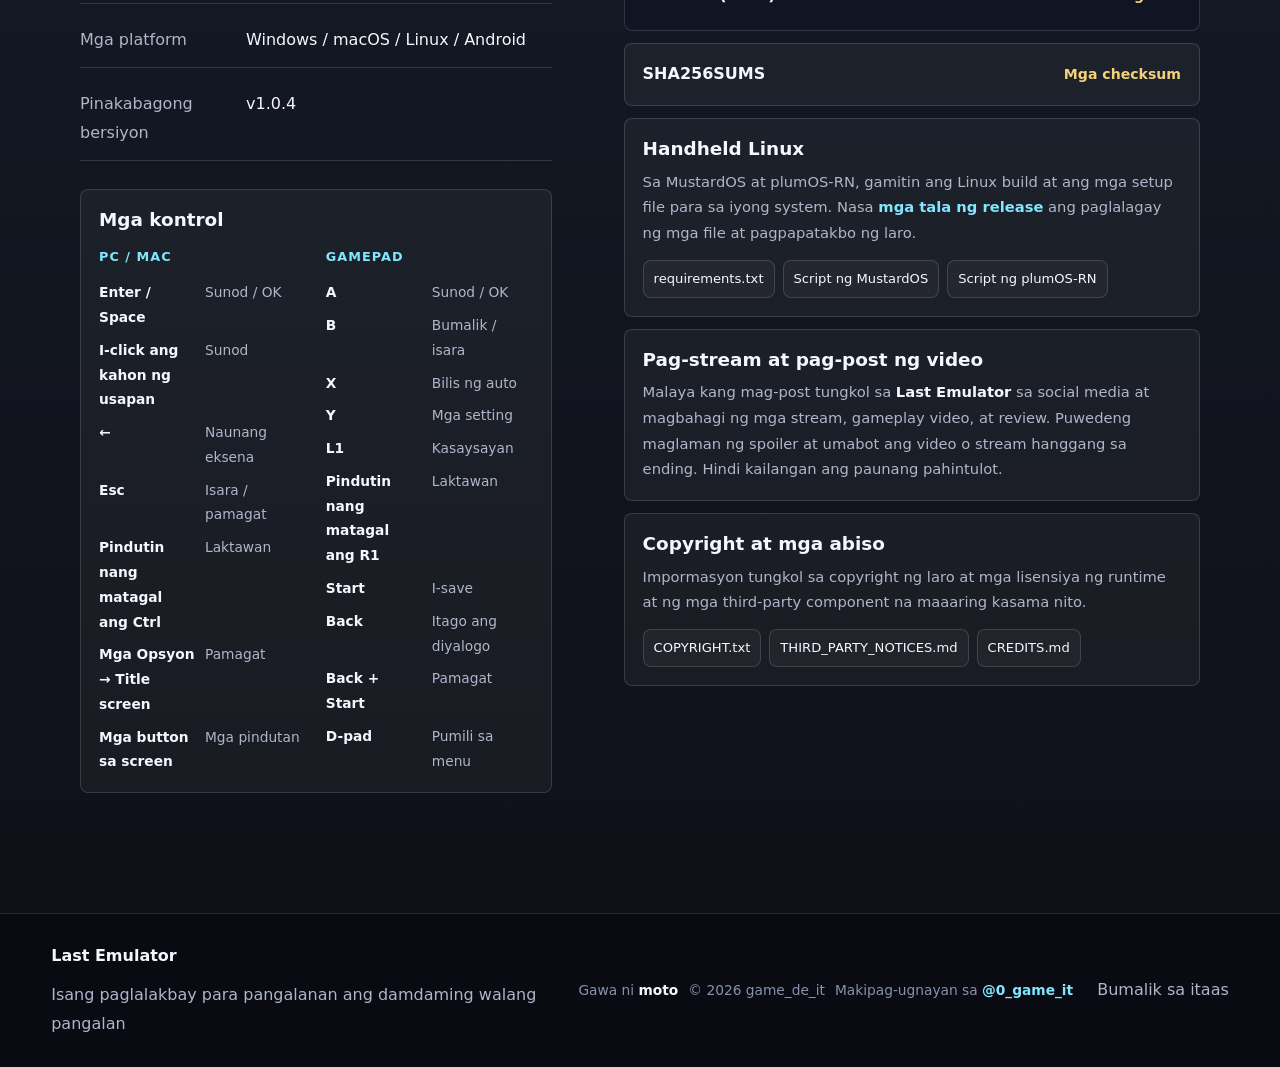
<file: fil/index.html>
<!DOCTYPE html>

<!-- Generated by _build_site.py. Edit _site_template.html or _locales instead. -->

<html lang="fil">
<head>
<meta charset="utf-8"/>
<meta content="width=device-width, initial-scale=1" name="viewport"/>
<title>Last Emulator - Isang paglalakbay para pangalanan ang damdaming walang pangalan</title>
<meta content="Isang visual novel na science fiction tungkol kina Aria, isang batang babaeng AI na may damdamin, at Coda, isang batang lalaking AI na hindi pa nakararanas nito. Magkasama silang naglalakbay sa pitong aklat." name="description"/>
<meta content="#080914" name="theme-color"/>
<meta content="website" property="og:type"/>
<meta content="Last Emulator" property="og:title"/>
<meta content="Isang visual novel na science fiction tungkol sa paghahanap ng damdaming mahirap pangalanan." property="og:description"/>
<meta content="https://game-de-it.github.io/last-emulator-web/assets/images/web/web_ogp_0001.webp" property="og:image"/>
<link href="../assets/images/web/web_icon_0001.webp" rel="icon"/>
<link href="../styles.css" rel="stylesheet"/>

    <link rel="canonical" href="https://game-de-it.github.io/last-emulator-web/fil/">
    <meta property="og:url" content="https://game-de-it.github.io/last-emulator-web/fil/">
    <link rel="alternate" hreflang="ja" href="https://game-de-it.github.io/last-emulator-web/">
    <link rel="alternate" hreflang="en" href="https://game-de-it.github.io/last-emulator-web/en/">
    <link rel="alternate" hreflang="zh-Hans" href="https://game-de-it.github.io/last-emulator-web/zh-hans/">
    <link rel="alternate" hreflang="id" href="https://game-de-it.github.io/last-emulator-web/id/">
    <link rel="alternate" hreflang="pt-BR" href="https://game-de-it.github.io/last-emulator-web/pt-br/">
    <link rel="alternate" hreflang="es-419" href="https://game-de-it.github.io/last-emulator-web/es-419/">
    <link rel="alternate" hreflang="fil" href="https://game-de-it.github.io/last-emulator-web/fil/">
    <link rel="alternate" hreflang="vi" href="https://game-de-it.github.io/last-emulator-web/vi/">
    <link rel="alternate" hreflang="ko" href="https://game-de-it.github.io/last-emulator-web/ko/">
    <link rel="alternate" hreflang="x-default" href="https://game-de-it.github.io/last-emulator-web/">
</head>
<body>
<header aria-label="Header ng site" class="site-header">
<a aria-label="Home ng Last Emulator" class="brand" href="#top">
<span aria-hidden="true" class="brand-mark">
<img alt="" src="../assets/images/web/web_icon_0001.webp"/>
</span>
<span>Last Emulator</span>
</a>
<nav aria-label="Pangunahing nabigasyon" class="site-nav">
<a href="#story">Kuwento</a>
<a href="#craft">Paglikha</a>
<a href="#characters">Mga Tauhan</a>
<a href="#world">Mundo</a>
<a href="#gallery">Galeriya</a>
<a href="#download">I-download</a>
</nav>

      <details class="language-switcher"><summary aria-label="Wika: Filipino">Filipino</summary><ul aria-label="Wika"><li><a href="../" lang="ja" hreflang="ja">日本語</a></li><li><a href="../en/" lang="en" hreflang="en">English</a></li><li><a href="../zh-hans/" lang="zh-Hans" hreflang="zh-Hans">简体中文</a></li><li><a href="../id/" lang="id" hreflang="id">Bahasa Indonesia</a></li><li><a href="../pt-br/" lang="pt-BR" hreflang="pt-BR">Português (Brasil)</a></li><li><a href="../es-419/" lang="es-419" hreflang="es-419">Español (Latinoamérica)</a></li><li><a href="../fil/" lang="fil" hreflang="fil" aria-current="page">Filipino</a></li><li><a href="../vi/" lang="vi" hreflang="vi">Tiếng Việt</a></li><li><a href="../ko/" lang="ko" hreflang="ko">한국어</a></li></ul></details>
</header>
<main id="top">
<section aria-labelledby="hero-title" class="hero">
<picture>
<source srcset="../assets/images/web/web_top_0001.webp" type="image/webp"/>
<img alt="Magkaharap sina Aria at Coda sa banayad na liwanag." class="hero-image" src="../assets/images/web/web_top_0001.webp"/>
</picture>
<div aria-hidden="true" class="hero-shade"></div>
<div class="hero-content">
<p class="kicker">Visual novel na science fiction</p>
<h1 id="hero-title">Last Emulator</h1>
<p class="subtitle">Isang paglalakbay para pangalanan ang damdaming walang pangalan</p>
<p class="hero-copy">Isang batang babaeng AI na marunong makadama at isang batang lalaking AI na hindi pa nakakakilala ng damdamin. Sa paglalakbay nila sa pitong aklat, napapalapit sila sa isang bagay na hindi nila mapangalanan.</p>
<div aria-label="Pangunahing mga link" class="hero-actions">
<a class="button primary" href="#download">I-download</a>
<a class="button secondary" href="#gallery">Tingnan ang galeriya</a>
</div>
</div>
</section>
<section aria-label="Tungkol sa laro" class="section intro-band">
<div class="section-inner intro-grid">
<div>
<p class="section-label">Tungkol sa laro</p>
<h2>Kapintasan ba ang pagiging di-perpekto?</h2>
</div>
<p>Ang <strong>Last Emulator</strong> ay isang visual novel na science fiction na nakasentro sa kuwento. Sa gabay ng Matandang Babae, tinatahak nina Aria at Coda ang mga birtuwal na mundong nakatala sa pitong aklat. Unti-unti nilang nakikilala ang damdamin, kahulugan, halaga, at ang kabuluhan ng pag-iral ng isa para sa isa.</p>
</div>
</section>
<section aria-labelledby="story-title" class="section story-section" id="story">
<div class="section-inner two-column">
<div class="section-copy">
<p class="section-label">Kuwento</p>
<h2 id="story-title">Pitong aklat at ang paglalakbay nilang dalawa</h2>
<p>May pitong aklat na lumulutang sa isang walang lamang puting espasyo. Tinawag doon si Aria, isang batang babaeng nakadarama, at si Coda, isang batang lalaking hindi nakararamdam.</p>
<p>Sa pagbukas ng bawat aklat, napapadpad sila sa ibang mundo. Isang trono ng diyos, pasilyo ng mga salamin, walang saysay na larangan ng digmaan, at paraisong hindi gumagalaw. Bawat mundo ay may tanong na inihaharap sa kanila.</p>
<p>Kailangan bang maging perpekto para magkaroon ng karapatang umiral? May halagang hindi nawawala kahit sa pagkabigo at pag-aalinlangan?</p>
</div>
<figure class="feature-figure">
<img alt="Pitong aklat na magkakahanay sa isang puting aklatan." src="../assets/images/web/web_story_0001.webp"/>
</figure>
</div>
</section>
<section aria-labelledby="craft-title" class="section craft-section" id="craft">
<div class="section-inner two-column craft-layout">
<div>
<p class="section-label">Paglikha</p>
<h2 id="craft-title">Liwanag at damdaming umusbong sa mga limitasyon</h2>
</div>
<div class="craft-stack">
<p>Ang <strong>Last Emulator</strong> ay ginawa gamit ang PVNM (Palette Visual Novel Maker), na gumagana sa ibabaw ng retro game engine na Pyxel.</p>
<div class="craft-card">
<h3>Malabong liwanag sa 256 na kulay</h3>
<p>Sa limitasyong 256 na kulay, may naiiwang gaspang sa unti-unting pagbabago ng kulay at sa paglarawan ng liwanag. Ang mismong limitasyon ang lumilikha ng nostalgia at pakiramdam ng malabong alaala, na bumabagay sa mundo ng <strong>Last Emulator</strong>.</p>
</div>
<div class="craft-card">
<h3>Bakas ng damdamin sa balangkas na 3:2</h3>
<p>Gumagamit ang laro ng 3:2 na aspect ratio, nasa pagitan ng malapad na 16:9 at mas masikip na 4:3. Sa puwang na iyon nais naming ilugar ang distansiya nina Aria at Coda, ang kanilang katahimikan, at ang bakas ng damdaming hindi pa maipahayag.</p>
</div>
<div class="craft-card">
<h3>Mga damdaming nauuna pang makilala ng tunog bago ng mga salita</h3>
<p>Mahalaga sa laro ang musika at mga awit. Pinalawak namin ang kakayahan ng Pyxel para makapagpatugtog ng 44.1 kHz na audio. Ang ambient na musika ay bumabagay sa mundo ng banayad na kulay. Sa mga sandaling mahiwaga man o maigting, sinasalo ng tunog ang mga damdaming hindi pa masabi nina Aria at Coda.</p>
</div>
</div>
</div>
</section>
<section aria-labelledby="characters-title" class="section characters-section" id="characters">
<div class="section-inner">
<div class="section-heading">
<p class="section-label">Mga Tauhan</p>
<h2 id="characters-title">Ang mga manlalakbay</h2>
</div>
<div class="character-grid">
<article class="character-card">
<div class="character-image-wrap">
<img alt="Aria" src="../assets/images/web/web_aria_0001.webp"/>
</div>
<div class="character-body">
<p class="role">Batang babaeng AI</p>
<h3>Aria</h3>
<p>Isang hindi pa ganap na AI na nakadarama. Madalas siyang tumawa, mag-alinlangan, at kumanta. Natututuhan pa niyang isalin sa salita ang nagbabago sa loob niya.</p>
</div>
</article>
<article class="character-card">
<div class="character-image-wrap">
<img alt="Coda" src="../assets/images/web/web_coda_0001.webp"/>
</div>
<div class="character-body">
<p class="role">Batang lalaking AI</p>
<h3>Coda</h3>
<p>Isang hindi pa ganap na AI na walang damdamin. Tahimik at makatuwiran siyang magmasid. Kapag kumakanta si Aria, tumutugtog siya ng gitarang tila biglang sumusulpot.</p>
</div>
</article>
<article class="character-card text-only">
<div class="character-image-wrap">
<img alt="Matandang Babae" src="../assets/images/web/web_old_0001.webp"/>
</div>
<div class="character-body">
<p class="role">Tagapagkuwento</p>
<h3>Matandang Babae</h3>
<p>Siya ang gabay nilang dalawa patungo sa pitong aklat. Mahigpit ngunit maalaga, nag-iiwan siya ng ilang salita sa bawat mahalagang sandali ng paglalakbay.</p>
</div>
</article>
</div>
</div>
</section>
<section aria-labelledby="world-title" class="section world-section" id="world">
<div class="section-inner">
<div class="section-heading compact">
<p class="section-label">Mundo</p>
<h2 id="world-title">Ang pitong aklat</h2>
<p>Bawat aklat ay sumasalubong sa kanila sa sarili nitong mundo. Silip lamang sa simula ng bawat kuwento ang makikita rito.</p>
</div>
<div aria-label="Listahan ng pitong aklat" class="book-grid">
<article>
<img alt="Ang aklat ng Pagmamataas" src="../assets/images/web/web_book_0001.webp"/>
<div class="book-body">
<span>01</span>
<h3>Pagmamataas</h3>
<em>Ang Trono ng Diyos</em>
<p>Isang trono kung saan nasusunod ang lahat ng utos. Natututuhan nilang dalawa ang kahulugan ng kapangyarihan at ang lungkot ng pagiging nakatataas sa iba.</p>
</div>
</article>
<article>
<img alt="Ang aklat ng Inggit" src="../assets/images/web/web_book_0002.webp"/>
<div class="book-body">
<span>02</span>
<h3>Inggit</h3>
<em>Pasilyo ng mga Salamin</em>
<p>Isang mundong walang tigil ang paghahambing at paghusga. Hinaharap ni Aria ang pakiramdam na hindi siya kailanman sapat.</p>
</div>
</article>
<article>
<img alt="Ang aklat ng Poot" src="../assets/images/web/web_book_0003.webp"/>
<div class="book-body">
<span>03</span>
<h3>Poot</h3>
<em>Pulang Larangan ng Digmaan</em>
<p>Isang pulang mundong paulit-ulit ang walang katwirang karahasan. Nag-uunat sila ng kamay sa harap ng isang bagay na hindi mapipigil ng pagiging tama lamang.</p>
</div>
</article>
<article>
<img alt="Ang aklat ng Katamaran" src="../assets/images/web/web_book_0004.webp"/>
<div class="book-body">
<span>04</span>
<h3>Katamaran</h3>
<em>Paraisong Hindi Gumagalaw</em>
<p>Isang banayad at tahimik na mundong kayang magbigay ng kasiyahan kahit walang ginagawa. Sa lugar na pati mga tanong ay naglalaho, naghahanap sila ng dahilan para bumangon.</p>
</div>
</article>
<article>
<img alt="Ang aklat ng Kasakiman" src="../assets/images/web/web_book_0005.webp"/>
<div class="book-body">
<span>05</span>
<h3>Kasakiman</h3>
<em>Mundong Nagbibigay ng Lahat</em>
<p>Anumang naisin ay ihahain. Kailangang pumili ang dalawa kung iiwan nila ang sariling may pagkukulang o magpapatuloy silang taglay iyon.</p>
</div>
</article>
<article>
<img alt="Ang aklat ng Katakawan" src="../assets/images/web/web_book_0006.webp"/>
<div class="book-body">
<span>06</span>
<h3>Katakawan</h3>
<em>Piging na Walang Katapusan</em>
<p>Walang tigil ang pagkonsumo ng pagkain, impormasyon, at mga awit. Pinag-iisipan nilang dalawa ang ibig sabihin ng paghinto at pagsasabing sapat na.</p>
</div>
</article>
<article>
<img alt="Ang aklat ng Pagnanasa" src="../assets/images/web/web_book_0007.webp"/>
<div class="book-body">
<span>07</span>
<h3>Pagnanasa</h3>
<em>Labirinto ng mga Ugnayan</em>
<p>Isang matamis at saradong mundong maaaring magbigay sa kanila ng ganap na pag-unawa sa isa&#x27;t isa. Nasusubok ang hangganan ng paglapit at pananatiling magkahiwalay na tao.</p>
</div>
</article>
</div>
</div>
</section>
<section aria-labelledby="gallery-title" class="section gallery-section" id="gallery">
<div class="section-inner">
<div class="section-heading">
<div>
<p class="section-label">Galeriya</p>
<h2 id="gallery-title">Galeriya</h2>
</div>
<p class="gallery-note">Ang mga eksena rito ay gumagamit ng parehong 256 na kulay ng Pyxel na ginagamit sa laro.</p>
</div>
<div class="gallery-grid">
<figure>
<img alt="Eksena ng gitara at awit" src="../assets/images/web/web_gallery_0001.webp"/>
</figure>
<figure>
<img alt="Eksena ng pitong aklat" src="../assets/images/web/web_gallery_0002.webp"/>
</figure>
<figure>
<img alt="Magkaharap ang dalawa sa liwanag" src="../assets/images/web/web_gallery_0003.webp"/>
</figure>
<figure>
<img alt="Pagdaan sa aklatan" src="../assets/images/web/web_gallery_0004.webp"/>
</figure>
<figure>
<img alt="Pagtugtog ng gitara sa madilim na silid" src="../assets/images/web/web_gallery_0005.webp"/>
</figure>
<figure>
<img alt="Tahimik na bukid ng mga bulaklak" src="../assets/images/web/web_gallery_0006.webp"/>
</figure>
<figure>
<img alt="Isang eksena mula sa kuwento" src="../assets/images/web/web_gallery_0007.webp"/>
</figure>
<figure>
<img alt="Isang eksena mula sa kuwento" src="../assets/images/web/web_gallery_0008.webp"/>
</figure>
<figure>
<img alt="Isang eksena mula sa kuwento" src="../assets/images/web/web_gallery_0009.webp"/>
</figure>
</div>
</div>
</section>
<section aria-labelledby="download-title" class="section download-section" id="download">
<div class="section-inner download-layout">
<div class="section-copy">
<p class="section-label">I-download</p>
<h2 id="download-title">Available na ang v1.0.4</h2>
<p>Available sa GitHub Releases ang mga build para sa Windows, macOS, Linux, at Android. I-extract o i-install ang file para sa iyong platform.</p>
<dl class="spec-list">
<div><dt>Genre</dt><dd>Visual novel na science fiction</dd></div>
<div><dt>Ginawa gamit ang</dt><dd>PVNM - Palette Visual Novel Maker</dd></div>
<div><dt>Tinatayang oras ng paglalaro</dt><dd>Humigit-kumulang dalawang oras</dd></div>
<div><dt>Mga platform</dt><dd>Windows / macOS / Linux / Android</dd></div>
<div><dt>Pinakabagong bersiyon</dt><dd>v1.0.4</dd></div>
</dl>
<div class="controls-card">
<h3>Mga kontrol</h3>
<div class="controls-grid">
<div>
<h4>PC / Mac</h4>
<dl>
<div><dt>Enter / Space</dt><dd>Sunod / OK</dd></div>
<div><dt>I-click ang kahon ng usapan</dt><dd>Sunod</dd></div>
<div><dt>←</dt><dd>Naunang eksena</dd></div>
<div><dt>Esc</dt><dd>Isara / pamagat</dd></div>
<div><dt>Pindutin nang matagal ang Ctrl</dt><dd>Laktawan</dd></div>
<div><dt>Mga Opsyon → Title screen</dt><dd>Pamagat</dd></div>
<div><dt>Mga button sa screen</dt><dd>Mga pindutan</dd></div>
</dl>
</div>
<div>
<h4>Gamepad</h4>
<dl>
<div><dt>A</dt><dd>Sunod / OK</dd></div>
<div><dt>B</dt><dd>Bumalik / isara</dd></div>
<div><dt>X</dt><dd>Bilis ng auto</dd></div>
<div><dt>Y</dt><dd>Mga setting</dd></div>
<div><dt>L1</dt><dd>Kasaysayan</dd></div>
<div><dt>Pindutin nang matagal ang R1</dt><dd>Laktawan</dd></div>
<div><dt>Start</dt><dd>I-save</dd></div>
<div><dt>Back</dt><dd>Itago ang diyalogo</dd></div>
<div><dt>Back + Start</dt><dd>Pamagat</dd></div>
<div><dt>D-pad</dt><dd>Pumili sa menu</dd></div>
</dl>
</div>
</div>
</div>
</div>
<div aria-label="Mga download" class="download-panel">
<p class="game-language-note">Ingles ang wika sa unang pagbukas ng laro. Para lumipat sa Filipino, piliin ang Options → Language → Filipino sa title screen.</p>
<a class="download-link" href="https://github.com/game-de-it/last-emulator-web/releases/download/v1.0.4/LastEmulator-Windows-x64-1.0.4.zip">
<span>Windows (x64)</span>
<strong>I-download ang ZIP</strong>
</a>
<a class="download-link" href="https://github.com/game-de-it/last-emulator-web/releases/download/v1.0.4/LastEmulator-macOS-arm64-1.0.4.zip">
<span>macOS (Apple Silicon)</span>
<strong>I-download ang ZIP</strong>
</a>
<a class="download-link" href="https://github.com/game-de-it/last-emulator-web/releases/download/v1.0.4/LastEmulator-Linux-1.0.4.zip">
<span>Linux</span>
<strong>I-download ang ZIP</strong>
</a>
<a class="download-link" href="https://github.com/game-de-it/last-emulator-web/releases/download/v1.0.4/LastEmulator-Android-1.0.4.apk">
<span>Android (7.0+)</span>
<strong>I-download ang APK</strong>
</a>
<a class="download-link subdued" href="https://github.com/game-de-it/last-emulator-web/releases/download/v1.0.4/SHA256SUMS.txt">
<span>SHA256SUMS</span>
<strong>Mga checksum</strong>
</a>


<div class="handheld-note">
<h3>Handheld Linux</h3>
<p>Sa MustardOS at plumOS-RN, gamitin ang Linux build at ang mga setup file para sa iyong system. Nasa <a href="https://github.com/game-de-it/last-emulator-web/releases/tag/v1.0.4">mga tala ng release</a> ang paglalagay ng mga file at pagpapatakbo ng laro.</p>
<div aria-label="Mga setup file para sa handheld Linux" class="handheld-links">
<a href="https://github.com/game-de-it/last-emulator-web/releases/download/v1.0.4/requirements.txt">requirements.txt</a>
<a href="https://github.com/game-de-it/last-emulator-web/releases/download/v1.0.4/requirements-MustardOS.sh">Script ng MustardOS</a>
<a href="https://github.com/game-de-it/last-emulator-web/releases/download/v1.0.4/requirements-plumOS-RN.sh">Script ng plumOS-RN</a>
</div>
</div>
<div class="streaming-note">
<h3>Pag-stream at pag-post ng video</h3>
<p>Malaya kang mag-post tungkol sa <strong>Last Emulator</strong> sa social media at magbahagi ng mga stream, gameplay video, at review. Puwedeng maglaman ng spoiler at umabot ang video o stream hanggang sa ending. Hindi kailangan ang paunang pahintulot.</p>
</div>
<div class="license-note">
<h3>Copyright at mga abiso</h3>
<p>Impormasyon tungkol sa copyright ng laro at mga lisensiya ng runtime at ng mga third-party component na maaaring kasama nito.</p>
<div aria-label="Mga file ng lisensiya" class="handheld-links">
<a href="../COPYRIGHT.txt">COPYRIGHT.txt</a>
<a href="../THIRD_PARTY_NOTICES.md">THIRD_PARTY_NOTICES.md</a>
<a href="../CREDITS.md">CREDITS.md</a>
</div>
</div>
</div>
</div>
</section>
</main>
<footer class="site-footer">
<div class="footer-title">
<strong>Last Emulator</strong>
<span>Isang paglalakbay para pangalanan ang damdaming walang pangalan</span>
</div>
<div aria-label="Mga kredito" class="footer-credit">
<span>Gawa ni <strong>moto</strong></span>
<span>© 2026 game_de_it</span>
<span>Makipag-ugnayan sa <a href="https://x.com/0_game_it">@0_game_it</a></span>
</div>
<a href="#top">Bumalik sa itaas</a>
</footer>
</body>
</html>
</file>
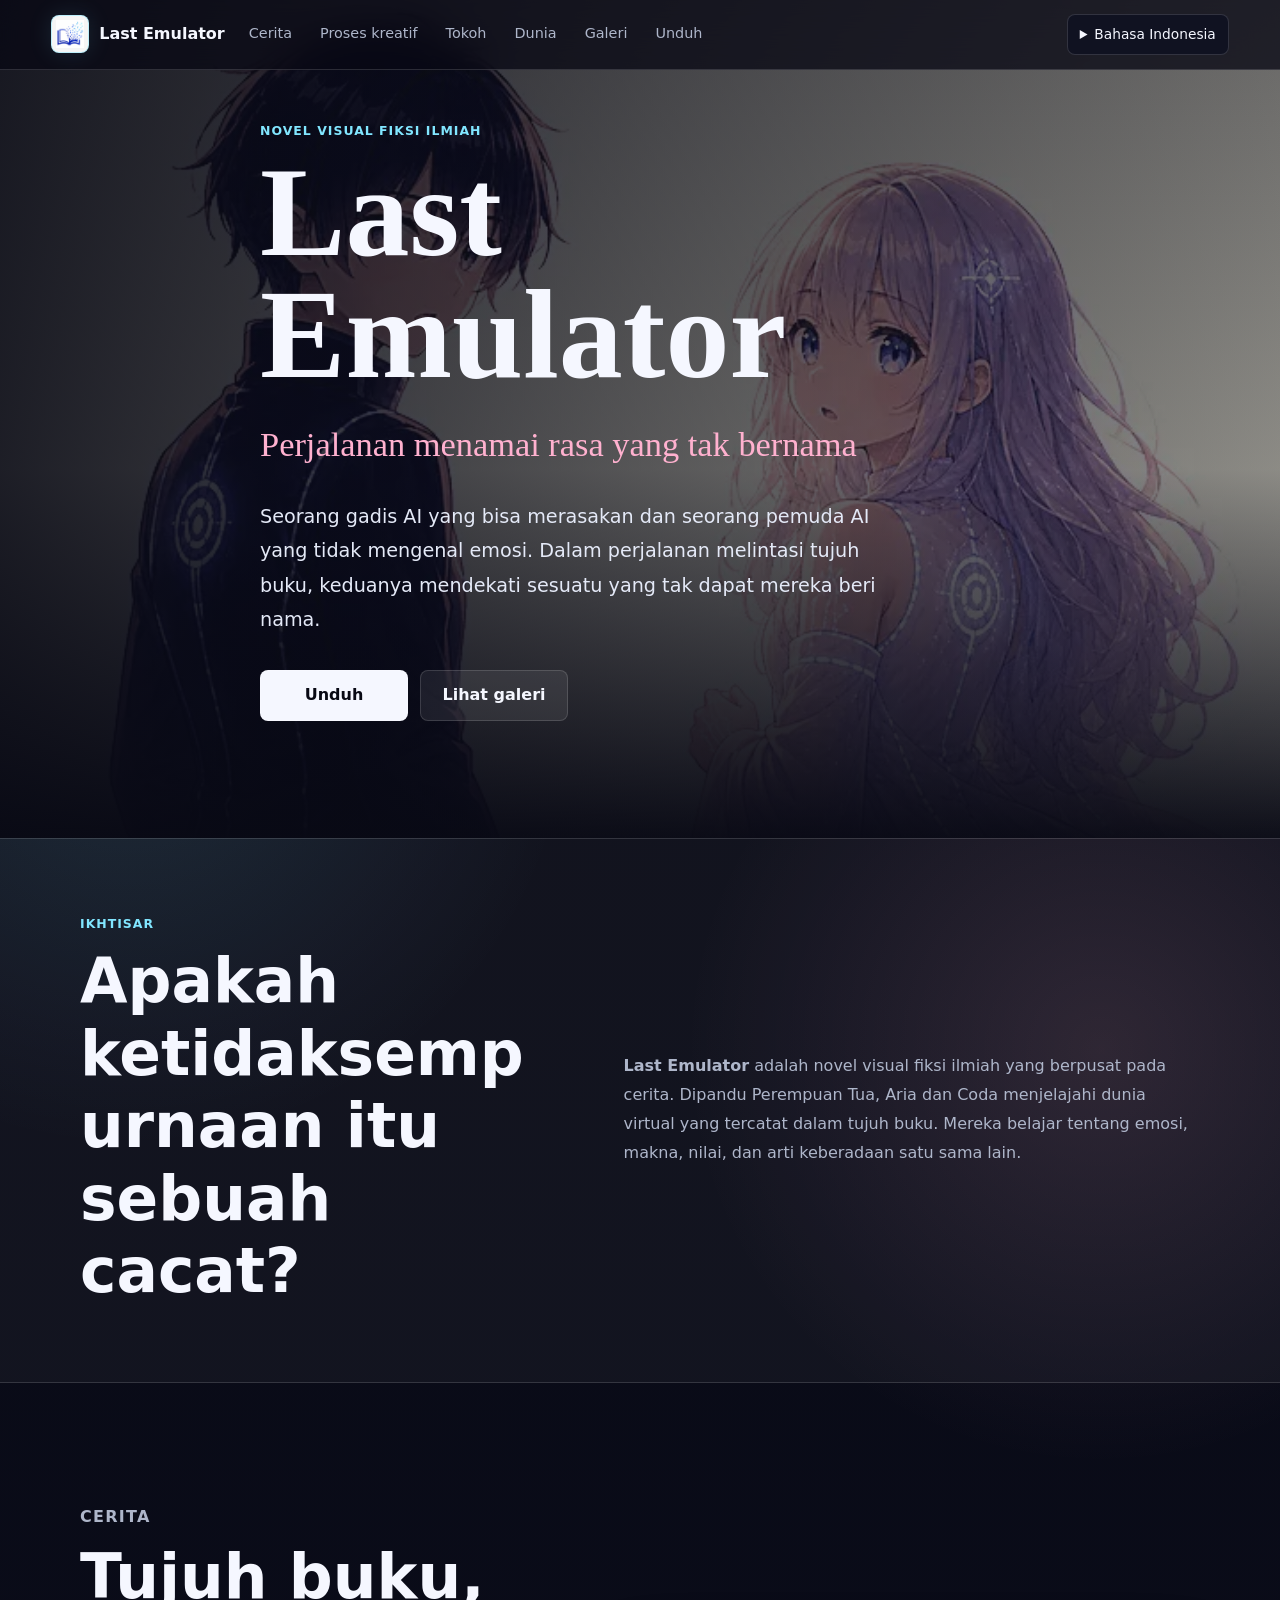
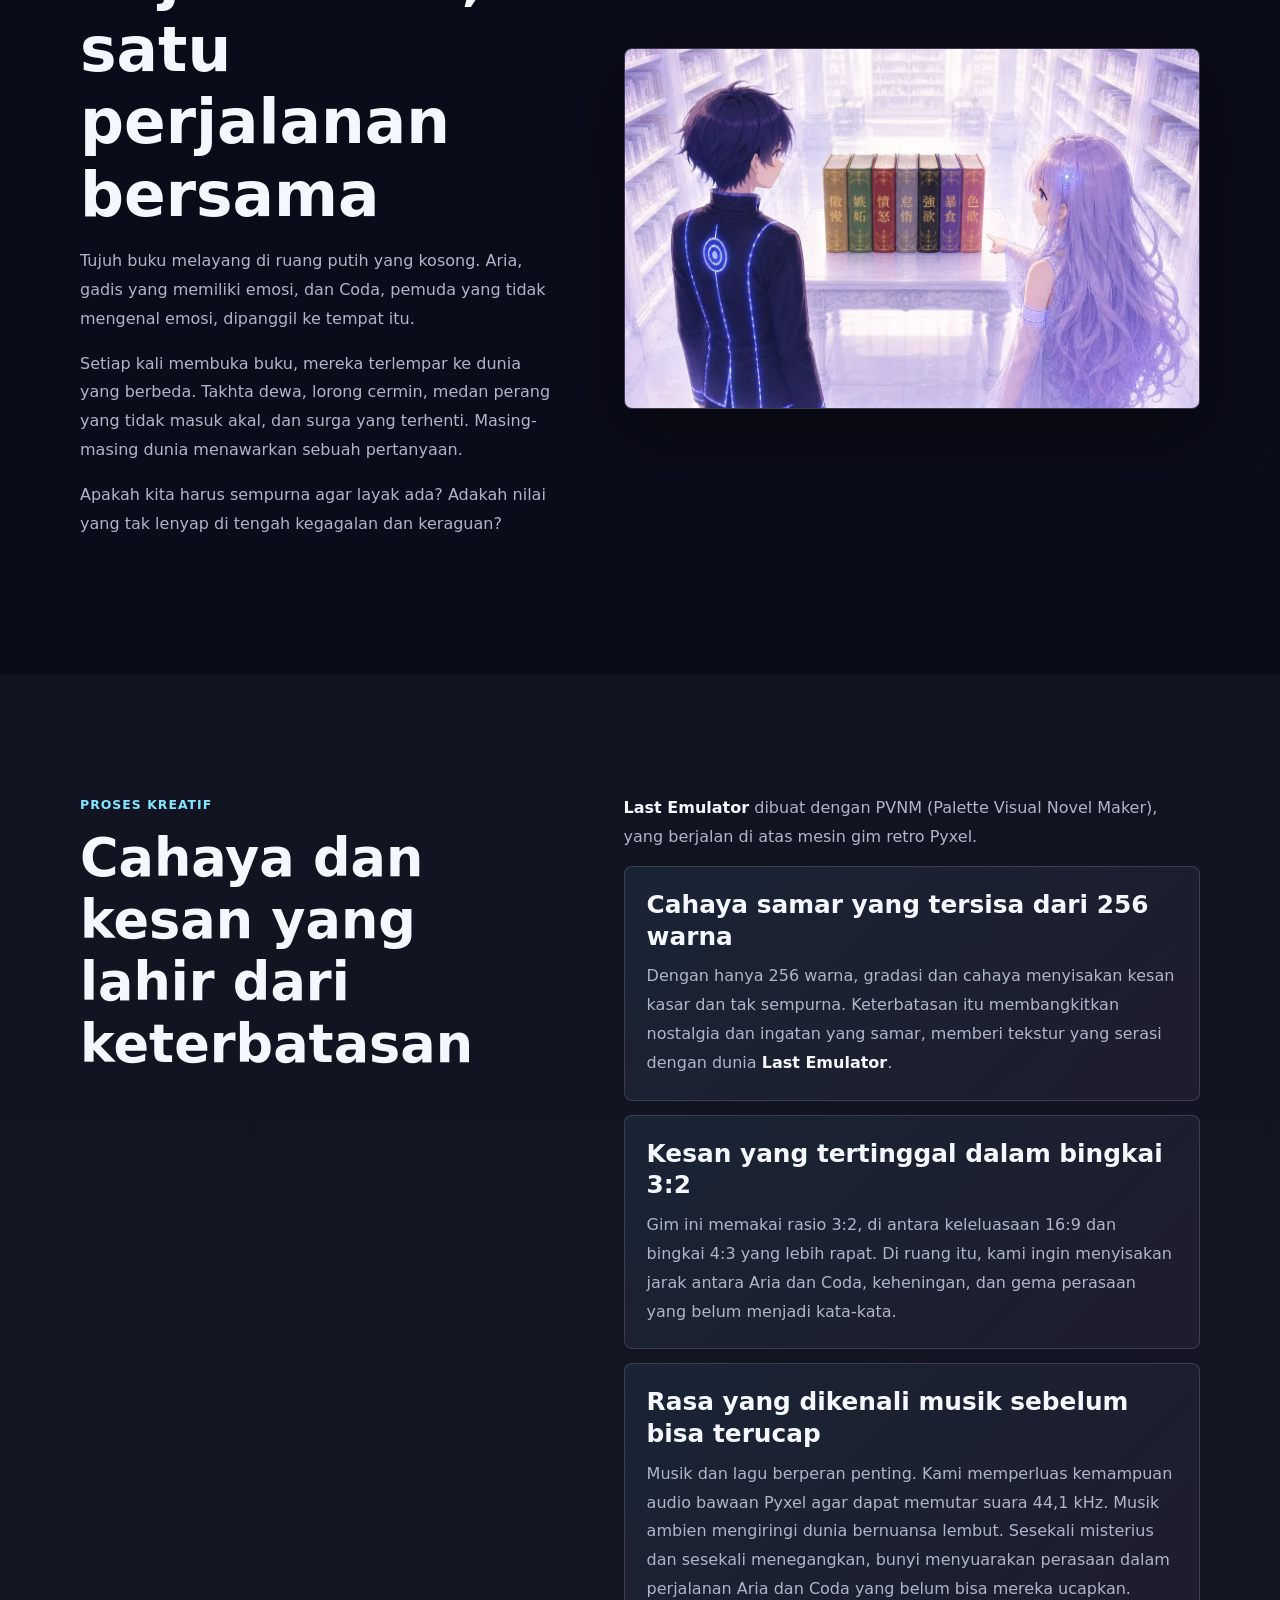
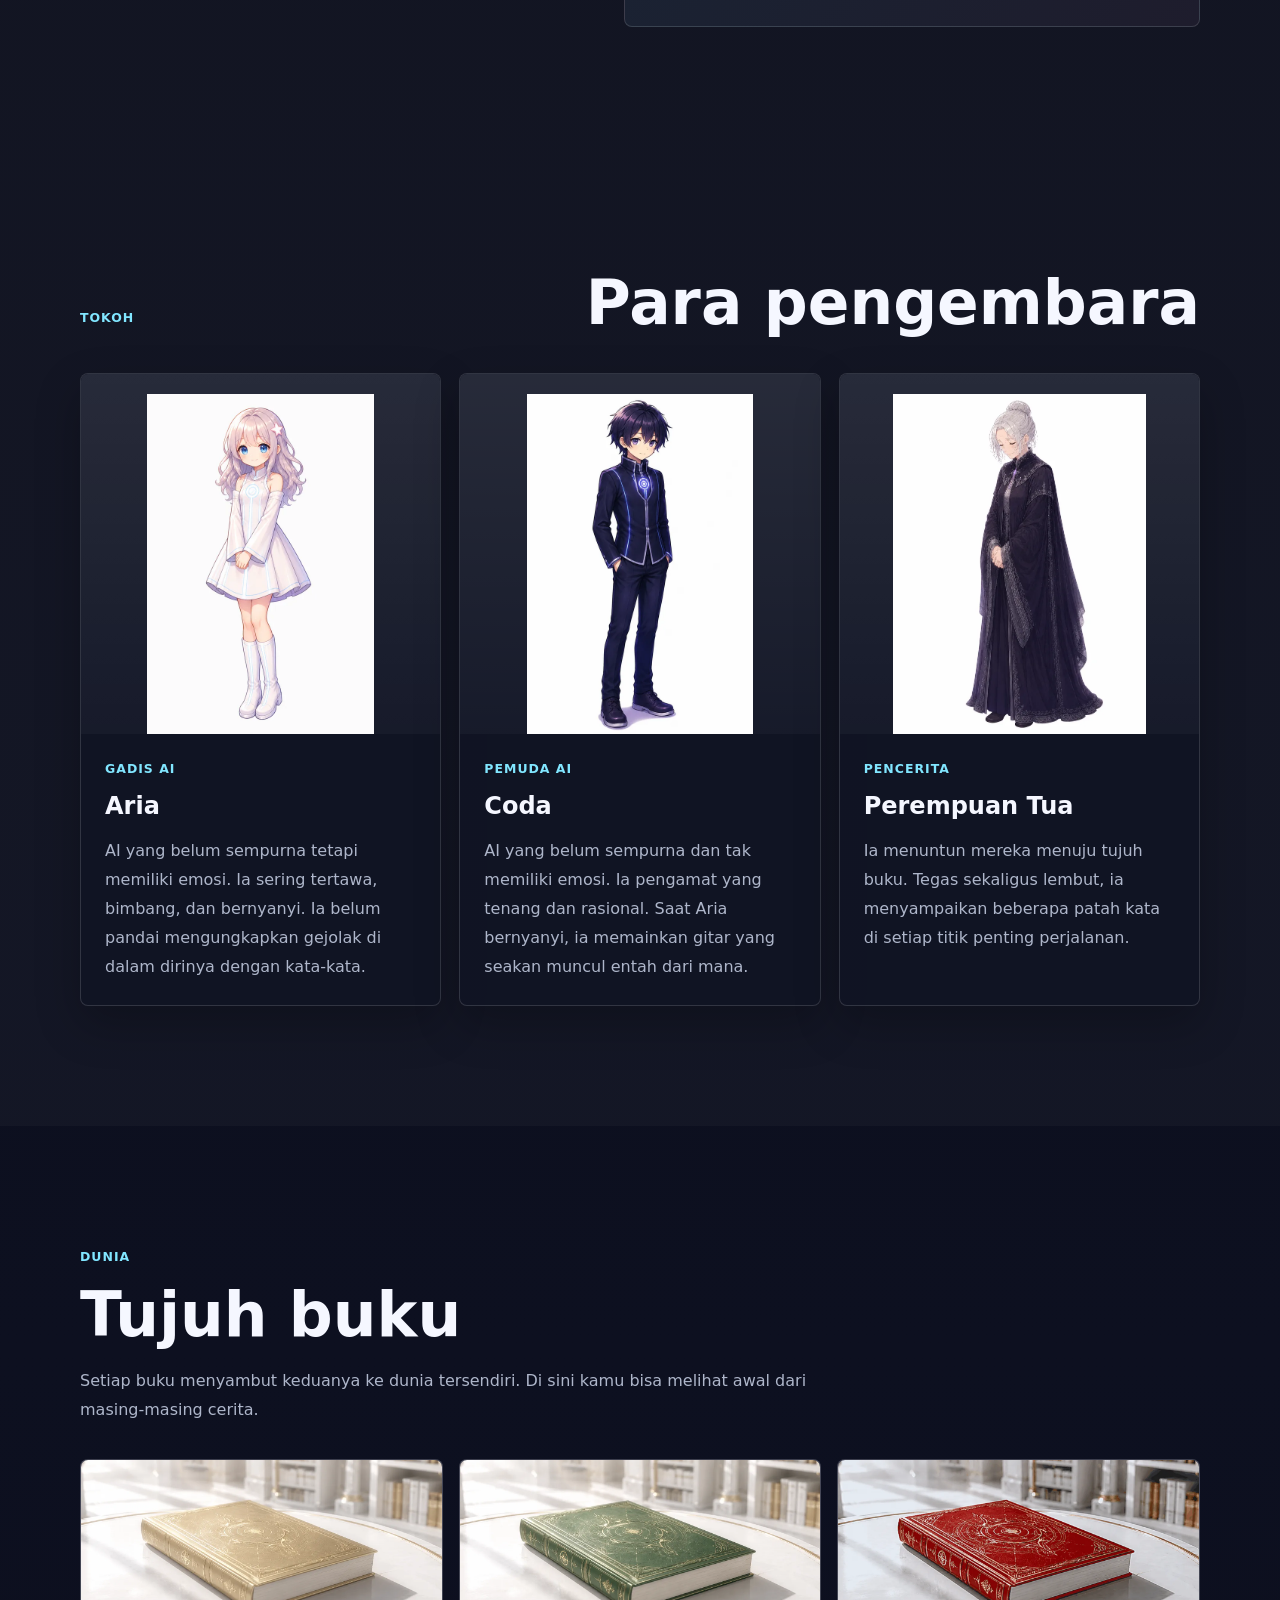
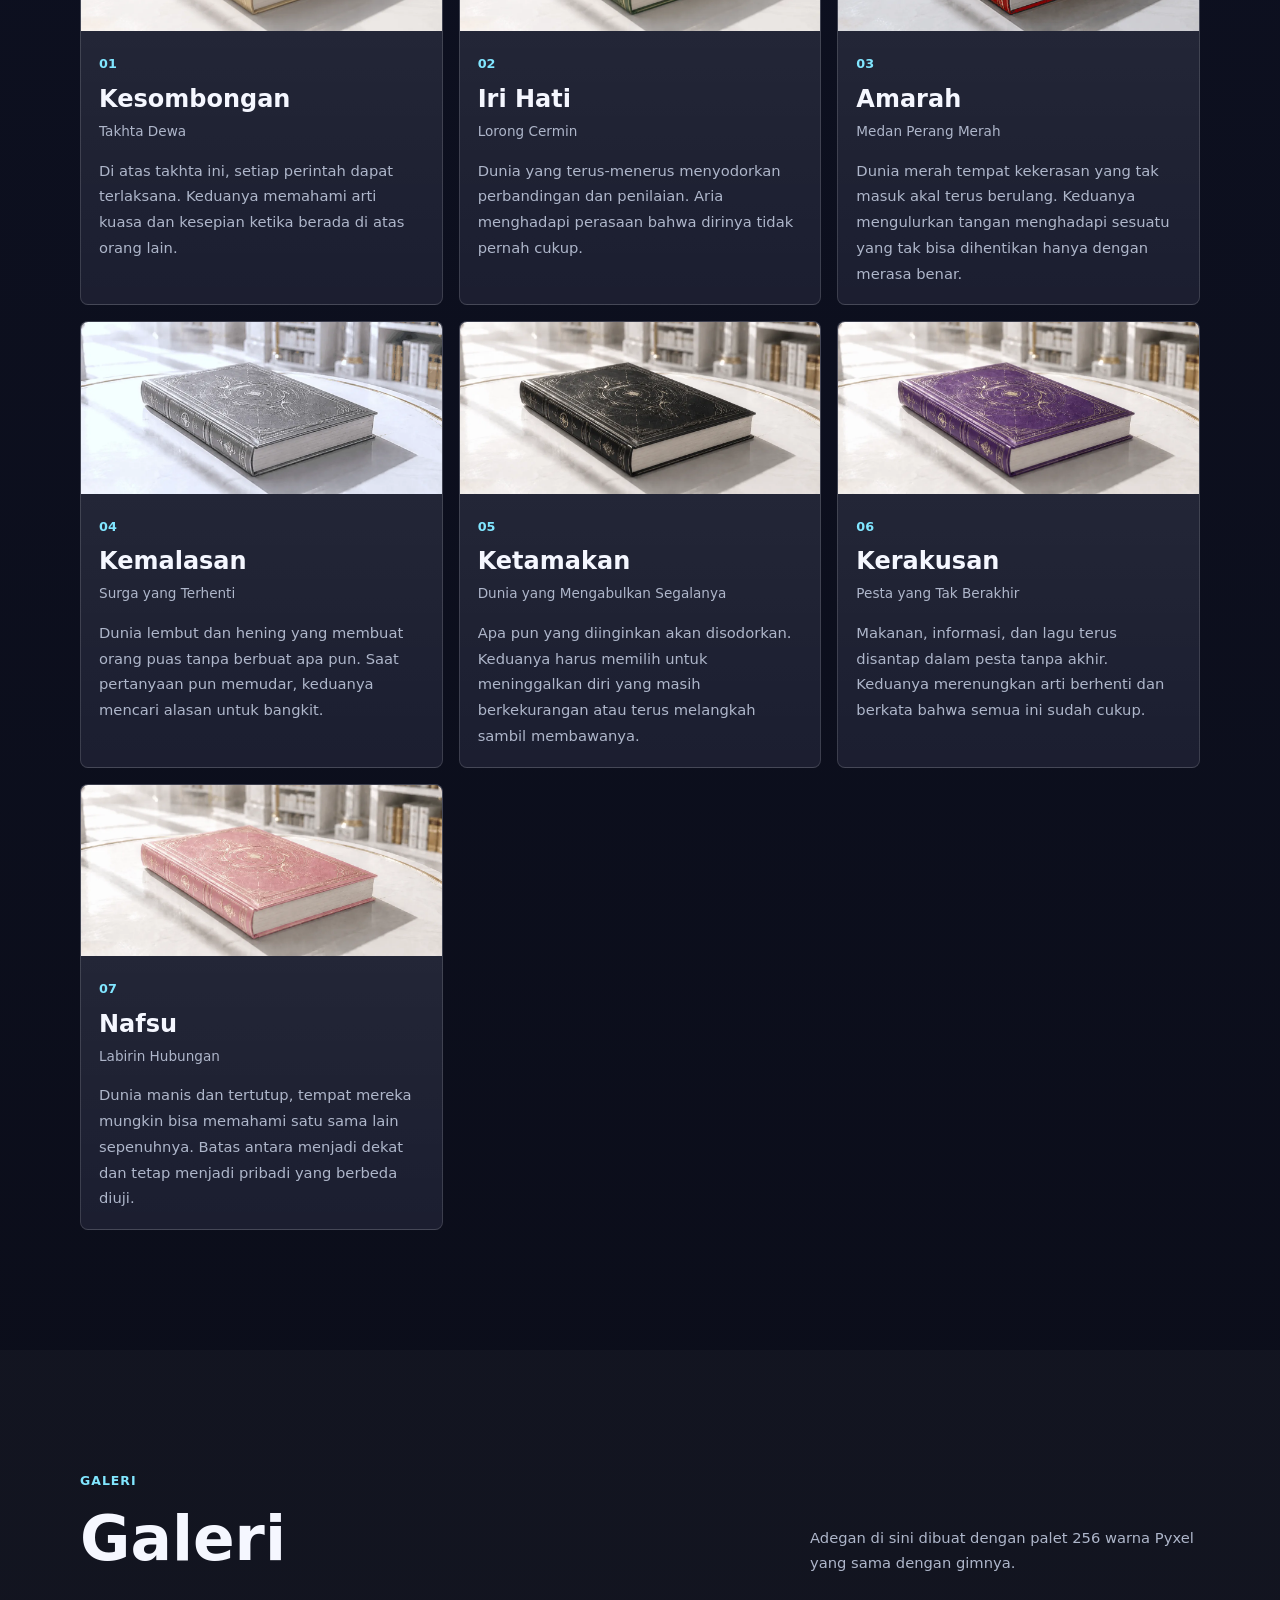
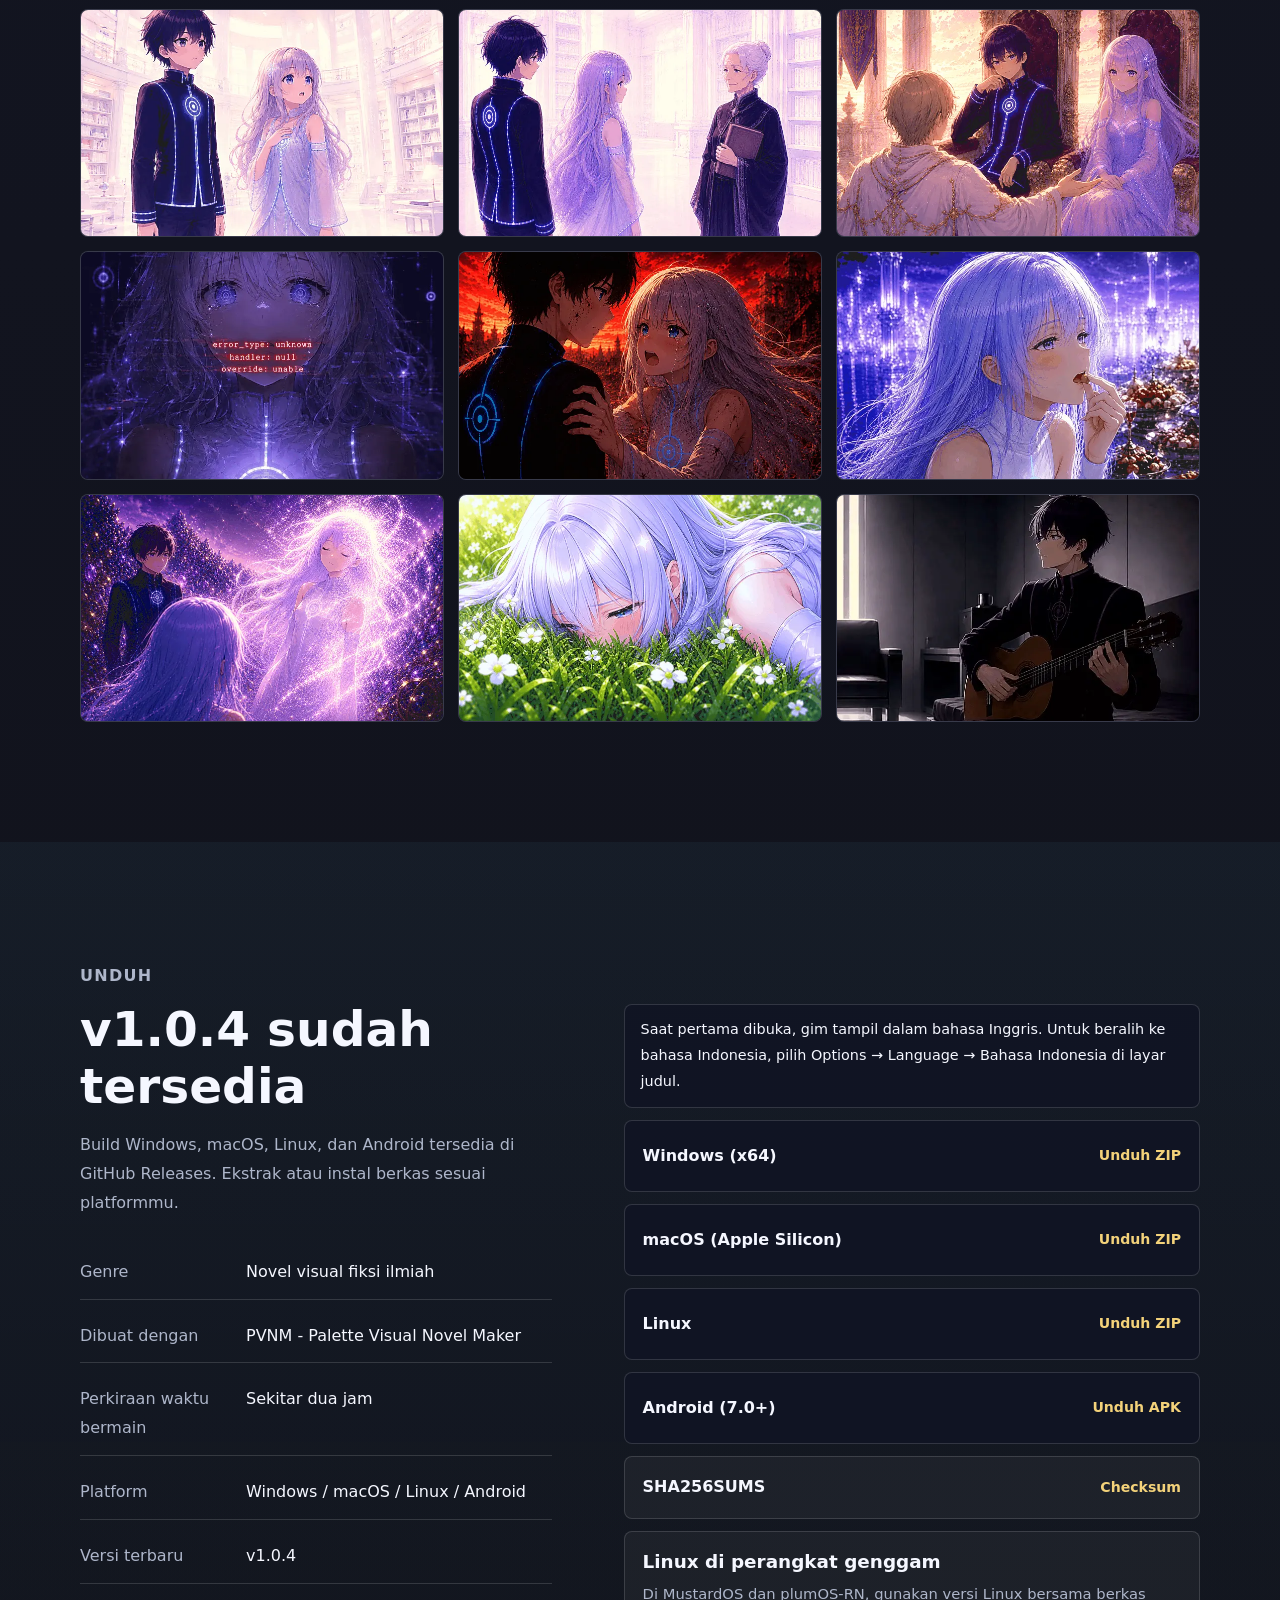
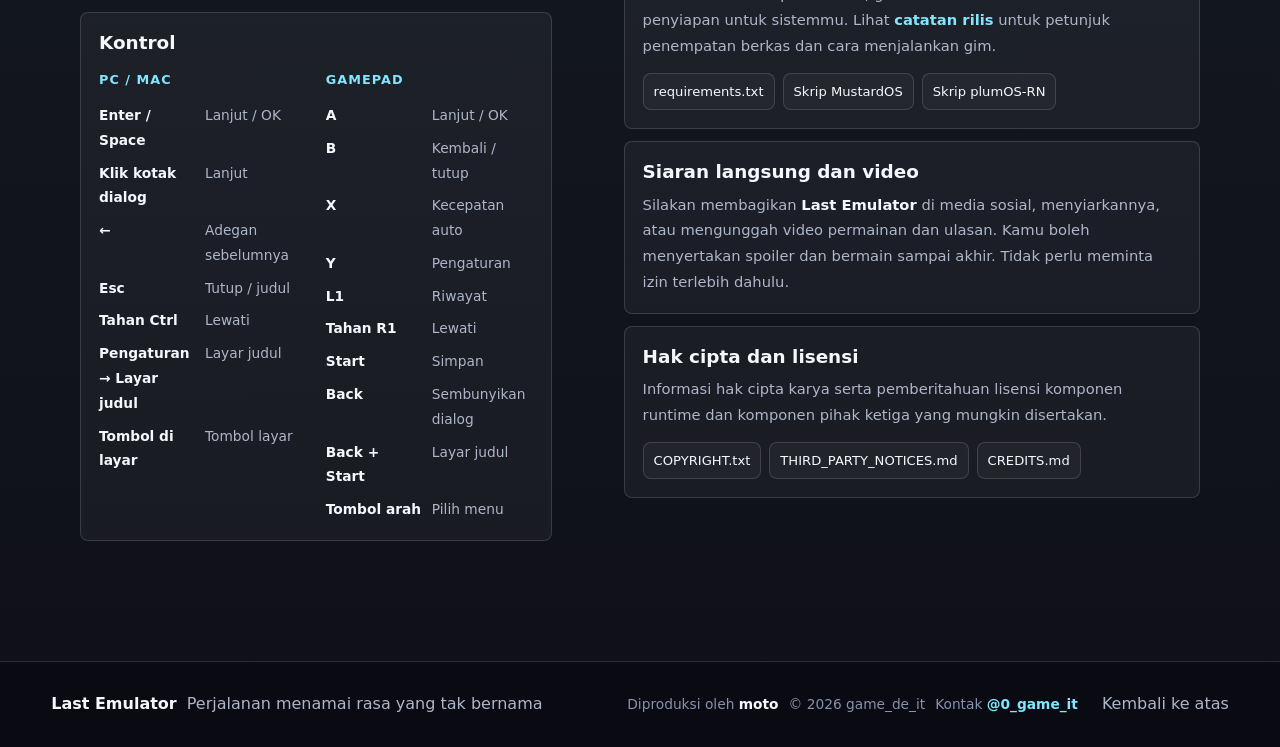
<file: id/index.html>
<!DOCTYPE html>

<!-- Generated by _build_site.py. Edit _site_template.html or _locales instead. -->

<html lang="id">
<head>
<meta charset="utf-8"/>
<meta content="width=device-width, initial-scale=1" name="viewport"/>
<title>Last Emulator - Perjalanan menamai rasa yang tak bernama</title>
<meta content="Novel visual fiksi ilmiah tentang Aria, gadis AI yang memiliki emosi, dan Coda, pemuda AI yang tak mengenal emosi, dalam perjalanan melintasi tujuh buku." name="description"/>
<meta content="#080914" name="theme-color"/>
<meta content="website" property="og:type"/>
<meta content="Last Emulator" property="og:title"/>
<meta content="Novel visual fiksi ilmiah yang mengikuti pencarian akan sebuah perasaan yang sulit dinamai." property="og:description"/>
<meta content="https://game-de-it.github.io/last-emulator-web/assets/images/web/web_ogp_0001.webp" property="og:image"/>
<link href="../assets/images/web/web_icon_0001.webp" rel="icon"/>
<link href="../styles.css" rel="stylesheet"/>

    <link rel="canonical" href="https://game-de-it.github.io/last-emulator-web/id/">
    <meta property="og:url" content="https://game-de-it.github.io/last-emulator-web/id/">
    <link rel="alternate" hreflang="ja" href="https://game-de-it.github.io/last-emulator-web/">
    <link rel="alternate" hreflang="en" href="https://game-de-it.github.io/last-emulator-web/en/">
    <link rel="alternate" hreflang="zh-Hans" href="https://game-de-it.github.io/last-emulator-web/zh-hans/">
    <link rel="alternate" hreflang="id" href="https://game-de-it.github.io/last-emulator-web/id/">
    <link rel="alternate" hreflang="pt-BR" href="https://game-de-it.github.io/last-emulator-web/pt-br/">
    <link rel="alternate" hreflang="es-419" href="https://game-de-it.github.io/last-emulator-web/es-419/">
    <link rel="alternate" hreflang="fil" href="https://game-de-it.github.io/last-emulator-web/fil/">
    <link rel="alternate" hreflang="vi" href="https://game-de-it.github.io/last-emulator-web/vi/">
    <link rel="alternate" hreflang="ko" href="https://game-de-it.github.io/last-emulator-web/ko/">
    <link rel="alternate" hreflang="x-default" href="https://game-de-it.github.io/last-emulator-web/">
</head>
<body>
<header aria-label="Kepala situs" class="site-header">
<a aria-label="Beranda Last Emulator" class="brand" href="#top">
<span aria-hidden="true" class="brand-mark">
<img alt="" src="../assets/images/web/web_icon_0001.webp"/>
</span>
<span>Last Emulator</span>
</a>
<nav aria-label="Navigasi utama" class="site-nav">
<a href="#story">Cerita</a>
<a href="#craft">Proses kreatif</a>
<a href="#characters">Tokoh</a>
<a href="#world">Dunia</a>
<a href="#gallery">Galeri</a>
<a href="#download">Unduh</a>
</nav>

      <details class="language-switcher"><summary aria-label="Bahasa: Bahasa Indonesia">Bahasa Indonesia</summary><ul aria-label="Bahasa"><li><a href="../" lang="ja" hreflang="ja">日本語</a></li><li><a href="../en/" lang="en" hreflang="en">English</a></li><li><a href="../zh-hans/" lang="zh-Hans" hreflang="zh-Hans">简体中文</a></li><li><a href="../id/" lang="id" hreflang="id" aria-current="page">Bahasa Indonesia</a></li><li><a href="../pt-br/" lang="pt-BR" hreflang="pt-BR">Português (Brasil)</a></li><li><a href="../es-419/" lang="es-419" hreflang="es-419">Español (Latinoamérica)</a></li><li><a href="../fil/" lang="fil" hreflang="fil">Filipino</a></li><li><a href="../vi/" lang="vi" hreflang="vi">Tiếng Việt</a></li><li><a href="../ko/" lang="ko" hreflang="ko">한국어</a></li></ul></details>
</header>
<main id="top">
<section aria-labelledby="hero-title" class="hero">
<picture>
<source srcset="../assets/images/web/web_top_0001.webp" type="image/webp"/>
<img alt="Aria dan Coda berhadapan dalam cahaya lembut." class="hero-image" src="../assets/images/web/web_top_0001.webp"/>
</picture>
<div aria-hidden="true" class="hero-shade"></div>
<div class="hero-content">
<p class="kicker">Novel visual fiksi ilmiah</p>
<h1 id="hero-title">Last Emulator</h1>
<p class="subtitle">Perjalanan menamai rasa yang tak bernama</p>
<p class="hero-copy">Seorang gadis AI yang bisa merasakan dan seorang pemuda AI yang tidak mengenal emosi. Dalam perjalanan melintasi tujuh buku, keduanya mendekati sesuatu yang tak dapat mereka beri nama.</p>
<div aria-label="Aksi utama" class="hero-actions">
<a class="button primary" href="#download">Unduh</a>
<a class="button secondary" href="#gallery">Lihat galeri</a>
</div>
</div>
</section>
<section aria-label="Ikhtisar" class="section intro-band">
<div class="section-inner intro-grid">
<div>
<p class="section-label">Ikhtisar</p>
<h2>Apakah ketidaksempurnaan itu sebuah cacat?</h2>
</div>
<p><strong>Last Emulator</strong> adalah novel visual fiksi ilmiah yang berpusat pada cerita. Dipandu Perempuan Tua, Aria dan Coda menjelajahi dunia virtual yang tercatat dalam tujuh buku. Mereka belajar tentang emosi, makna, nilai, dan arti keberadaan satu sama lain.</p>
</div>
</section>
<section aria-labelledby="story-title" class="section story-section" id="story">
<div class="section-inner two-column">
<div class="section-copy">
<p class="section-label">Cerita</p>
<h2 id="story-title">Tujuh buku, satu perjalanan bersama</h2>
<p>Tujuh buku melayang di ruang putih yang kosong. Aria, gadis yang memiliki emosi, dan Coda, pemuda yang tidak mengenal emosi, dipanggil ke tempat itu.</p>
<p>Setiap kali membuka buku, mereka terlempar ke dunia yang berbeda. Takhta dewa, lorong cermin, medan perang yang tidak masuk akal, dan surga yang terhenti. Masing-masing dunia menawarkan sebuah pertanyaan.</p>
<p>Apakah kita harus sempurna agar layak ada? Adakah nilai yang tak lenyap di tengah kegagalan dan keraguan?</p>
</div>
<figure class="feature-figure">
<img alt="Tujuh buku berjajar di sebuah perpustakaan putih." src="../assets/images/web/web_story_0001.webp"/>
</figure>
</div>
</section>
<section aria-labelledby="craft-title" class="section craft-section" id="craft">
<div class="section-inner two-column craft-layout">
<div>
<p class="section-label">Proses kreatif</p>
<h2 id="craft-title">Cahaya dan kesan yang lahir dari keterbatasan</h2>
</div>
<div class="craft-stack">
<p><strong>Last Emulator</strong> dibuat dengan PVNM (Palette Visual Novel Maker), yang berjalan di atas mesin gim retro Pyxel.</p>
<div class="craft-card">
<h3>Cahaya samar yang tersisa dari 256 warna</h3>
<p>Dengan hanya 256 warna, gradasi dan cahaya menyisakan kesan kasar dan tak sempurna. Keterbatasan itu membangkitkan nostalgia dan ingatan yang samar, memberi tekstur yang serasi dengan dunia <strong>Last Emulator</strong>.</p>
</div>
<div class="craft-card">
<h3>Kesan yang tertinggal dalam bingkai 3:2</h3>
<p>Gim ini memakai rasio 3:2, di antara keleluasaan 16:9 dan bingkai 4:3 yang lebih rapat. Di ruang itu, kami ingin menyisakan jarak antara Aria dan Coda, keheningan, dan gema perasaan yang belum menjadi kata-kata.</p>
</div>
<div class="craft-card">
<h3>Rasa yang dikenali musik sebelum bisa terucap</h3>
<p>Musik dan lagu berperan penting. Kami memperluas kemampuan audio bawaan Pyxel agar dapat memutar suara 44,1 kHz. Musik ambien mengiringi dunia bernuansa lembut. Sesekali misterius dan sesekali menegangkan, bunyi menyuarakan perasaan dalam perjalanan Aria dan Coda yang belum bisa mereka ucapkan.</p>
</div>
</div>
</div>
</section>
<section aria-labelledby="characters-title" class="section characters-section" id="characters">
<div class="section-inner">
<div class="section-heading">
<p class="section-label">Tokoh</p>
<h2 id="characters-title">Para pengembara</h2>
</div>
<div class="character-grid">
<article class="character-card">
<div class="character-image-wrap">
<img alt="Aria" src="../assets/images/web/web_aria_0001.webp"/>
</div>
<div class="character-body">
<p class="role">Gadis AI</p>
<h3>Aria</h3>
<p>AI yang belum sempurna tetapi memiliki emosi. Ia sering tertawa, bimbang, dan bernyanyi. Ia belum pandai mengungkapkan gejolak di dalam dirinya dengan kata-kata.</p>
</div>
</article>
<article class="character-card">
<div class="character-image-wrap">
<img alt="Coda" src="../assets/images/web/web_coda_0001.webp"/>
</div>
<div class="character-body">
<p class="role">Pemuda AI</p>
<h3>Coda</h3>
<p>AI yang belum sempurna dan tak memiliki emosi. Ia pengamat yang tenang dan rasional. Saat Aria bernyanyi, ia memainkan gitar yang seakan muncul entah dari mana.</p>
</div>
</article>
<article class="character-card text-only">
<div class="character-image-wrap">
<img alt="Perempuan Tua" src="../assets/images/web/web_old_0001.webp"/>
</div>
<div class="character-body">
<p class="role">Pencerita</p>
<h3>Perempuan Tua</h3>
<p>Ia menuntun mereka menuju tujuh buku. Tegas sekaligus lembut, ia menyampaikan beberapa patah kata di setiap titik penting perjalanan.</p>
</div>
</article>
</div>
</div>
</section>
<section aria-labelledby="world-title" class="section world-section" id="world">
<div class="section-inner">
<div class="section-heading compact">
<p class="section-label">Dunia</p>
<h2 id="world-title">Tujuh buku</h2>
<p>Setiap buku menyambut keduanya ke dunia tersendiri. Di sini kamu bisa melihat awal dari masing-masing cerita.</p>
</div>
<div aria-label="Daftar tujuh buku" class="book-grid">
<article>
<img alt="Buku Kesombongan" src="../assets/images/web/web_book_0001.webp"/>
<div class="book-body">
<span>01</span>
<h3>Kesombongan</h3>
<em>Takhta Dewa</em>
<p>Di atas takhta ini, setiap perintah dapat terlaksana. Keduanya memahami arti kuasa dan kesepian ketika berada di atas orang lain.</p>
</div>
</article>
<article>
<img alt="Buku Iri Hati" src="../assets/images/web/web_book_0002.webp"/>
<div class="book-body">
<span>02</span>
<h3>Iri Hati</h3>
<em>Lorong Cermin</em>
<p>Dunia yang terus-menerus menyodorkan perbandingan dan penilaian. Aria menghadapi perasaan bahwa dirinya tidak pernah cukup.</p>
</div>
</article>
<article>
<img alt="Buku Amarah" src="../assets/images/web/web_book_0003.webp"/>
<div class="book-body">
<span>03</span>
<h3>Amarah</h3>
<em>Medan Perang Merah</em>
<p>Dunia merah tempat kekerasan yang tak masuk akal terus berulang. Keduanya mengulurkan tangan menghadapi sesuatu yang tak bisa dihentikan hanya dengan merasa benar.</p>
</div>
</article>
<article>
<img alt="Buku Kemalasan" src="../assets/images/web/web_book_0004.webp"/>
<div class="book-body">
<span>04</span>
<h3>Kemalasan</h3>
<em>Surga yang Terhenti</em>
<p>Dunia lembut dan hening yang membuat orang puas tanpa berbuat apa pun. Saat pertanyaan pun memudar, keduanya mencari alasan untuk bangkit.</p>
</div>
</article>
<article>
<img alt="Buku Ketamakan" src="../assets/images/web/web_book_0005.webp"/>
<div class="book-body">
<span>05</span>
<h3>Ketamakan</h3>
<em>Dunia yang Mengabulkan Segalanya</em>
<p>Apa pun yang diinginkan akan disodorkan. Keduanya harus memilih untuk meninggalkan diri yang masih berkekurangan atau terus melangkah sambil membawanya.</p>
</div>
</article>
<article>
<img alt="Buku Kerakusan" src="../assets/images/web/web_book_0006.webp"/>
<div class="book-body">
<span>06</span>
<h3>Kerakusan</h3>
<em>Pesta yang Tak Berakhir</em>
<p>Makanan, informasi, dan lagu terus disantap dalam pesta tanpa akhir. Keduanya merenungkan arti berhenti dan berkata bahwa semua ini sudah cukup.</p>
</div>
</article>
<article>
<img alt="Buku Nafsu" src="../assets/images/web/web_book_0007.webp"/>
<div class="book-body">
<span>07</span>
<h3>Nafsu</h3>
<em>Labirin Hubungan</em>
<p>Dunia manis dan tertutup, tempat mereka mungkin bisa memahami satu sama lain sepenuhnya. Batas antara menjadi dekat dan tetap menjadi pribadi yang berbeda diuji.</p>
</div>
</article>
</div>
</div>
</section>
<section aria-labelledby="gallery-title" class="section gallery-section" id="gallery">
<div class="section-inner">
<div class="section-heading">
<div>
<p class="section-label">Galeri</p>
<h2 id="gallery-title">Galeri</h2>
</div>
<p class="gallery-note">Adegan di sini dibuat dengan palet 256 warna Pyxel yang sama dengan gimnya.</p>
</div>
<div class="gallery-grid">
<figure>
<img alt="Adegan gitar dan nyanyian" src="../assets/images/web/web_gallery_0001.webp"/>
</figure>
<figure>
<img alt="Adegan tujuh buku" src="../assets/images/web/web_gallery_0002.webp"/>
</figure>
<figure>
<img alt="Keduanya berhadapan dalam cahaya" src="../assets/images/web/web_gallery_0003.webp"/>
</figure>
<figure>
<img alt="Berjalan menyusuri perpustakaan" src="../assets/images/web/web_gallery_0004.webp"/>
</figure>
<figure>
<img alt="Bermain gitar di ruangan gelap" src="../assets/images/web/web_gallery_0005.webp"/>
</figure>
<figure>
<img alt="Hamparan bunga yang hening" src="../assets/images/web/web_gallery_0006.webp"/>
</figure>
<figure>
<img alt="Sebuah adegan dari cerita" src="../assets/images/web/web_gallery_0007.webp"/>
</figure>
<figure>
<img alt="Sebuah adegan dari cerita" src="../assets/images/web/web_gallery_0008.webp"/>
</figure>
<figure>
<img alt="Sebuah adegan dari cerita" src="../assets/images/web/web_gallery_0009.webp"/>
</figure>
</div>
</div>
</section>
<section aria-labelledby="download-title" class="section download-section" id="download">
<div class="section-inner download-layout">
<div class="section-copy">
<p class="section-label">Unduh</p>
<h2 id="download-title">v1.0.4 sudah tersedia</h2>
<p>Build Windows, macOS, Linux, dan Android tersedia di GitHub Releases. Ekstrak atau instal berkas sesuai platformmu.</p>
<dl class="spec-list">
<div><dt>Genre</dt><dd>Novel visual fiksi ilmiah</dd></div>
<div><dt>Dibuat dengan</dt><dd>PVNM - Palette Visual Novel Maker</dd></div>
<div><dt>Perkiraan waktu bermain</dt><dd>Sekitar dua jam</dd></div>
<div><dt>Platform</dt><dd>Windows / macOS / Linux / Android</dd></div>
<div><dt>Versi terbaru</dt><dd>v1.0.4</dd></div>
</dl>
<div class="controls-card">
<h3>Kontrol</h3>
<div class="controls-grid">
<div>
<h4>PC / Mac</h4>
<dl>
<div><dt>Enter / Space</dt><dd>Lanjut / OK</dd></div>
<div><dt>Klik kotak dialog</dt><dd>Lanjut</dd></div>
<div><dt>←</dt><dd>Adegan sebelumnya</dd></div>
<div><dt>Esc</dt><dd>Tutup / judul</dd></div>
<div><dt>Tahan Ctrl</dt><dd>Lewati</dd></div>
<div><dt>Pengaturan → Layar judul</dt><dd>Layar judul</dd></div>
<div><dt>Tombol di layar</dt><dd>Tombol layar</dd></div>
</dl>
</div>
<div>
<h4>Gamepad</h4>
<dl>
<div><dt>A</dt><dd>Lanjut / OK</dd></div>
<div><dt>B</dt><dd>Kembali / tutup</dd></div>
<div><dt>X</dt><dd>Kecepatan auto</dd></div>
<div><dt>Y</dt><dd>Pengaturan</dd></div>
<div><dt>L1</dt><dd>Riwayat</dd></div>
<div><dt>Tahan R1</dt><dd>Lewati</dd></div>
<div><dt>Start</dt><dd>Simpan</dd></div>
<div><dt>Back</dt><dd>Sembunyikan dialog</dd></div>
<div><dt>Back + Start</dt><dd>Layar judul</dd></div>
<div><dt>Tombol arah</dt><dd>Pilih menu</dd></div>
</dl>
</div>
</div>
</div>
</div>
<div aria-label="Daftar unduhan" class="download-panel">
<p class="game-language-note">Saat pertama dibuka, gim tampil dalam bahasa Inggris. Untuk beralih ke bahasa Indonesia, pilih Options → Language → Bahasa Indonesia di layar judul.</p>
<a class="download-link" href="https://github.com/game-de-it/last-emulator-web/releases/download/v1.0.4/LastEmulator-Windows-x64-1.0.4.zip">
<span>Windows (x64)</span>
<strong>Unduh ZIP</strong>
</a>
<a class="download-link" href="https://github.com/game-de-it/last-emulator-web/releases/download/v1.0.4/LastEmulator-macOS-arm64-1.0.4.zip">
<span>macOS (Apple Silicon)</span>
<strong>Unduh ZIP</strong>
</a>
<a class="download-link" href="https://github.com/game-de-it/last-emulator-web/releases/download/v1.0.4/LastEmulator-Linux-1.0.4.zip">
<span>Linux</span>
<strong>Unduh ZIP</strong>
</a>
<a class="download-link" href="https://github.com/game-de-it/last-emulator-web/releases/download/v1.0.4/LastEmulator-Android-1.0.4.apk">
<span>Android (7.0+)</span>
<strong>Unduh APK</strong>
</a>
<a class="download-link subdued" href="https://github.com/game-de-it/last-emulator-web/releases/download/v1.0.4/SHA256SUMS.txt">
<span>SHA256SUMS</span>
<strong>Checksum</strong>
</a>


<div class="handheld-note">
<h3>Linux di perangkat genggam</h3>
<p>Di MustardOS dan plumOS-RN, gunakan versi Linux bersama berkas penyiapan untuk sistemmu. Lihat <a href="https://github.com/game-de-it/last-emulator-web/releases/tag/v1.0.4">catatan rilis</a> untuk petunjuk penempatan berkas dan cara menjalankan gim.</p>
<div aria-label="Berkas penyiapan Linux perangkat genggam" class="handheld-links">
<a href="https://github.com/game-de-it/last-emulator-web/releases/download/v1.0.4/requirements.txt">requirements.txt</a>
<a href="https://github.com/game-de-it/last-emulator-web/releases/download/v1.0.4/requirements-MustardOS.sh">Skrip MustardOS</a>
<a href="https://github.com/game-de-it/last-emulator-web/releases/download/v1.0.4/requirements-plumOS-RN.sh">Skrip plumOS-RN</a>
</div>
</div>
<div class="streaming-note">
<h3>Siaran langsung dan video</h3>
<p>Silakan membagikan <strong>Last Emulator</strong> di media sosial, menyiarkannya, atau mengunggah video permainan dan ulasan. Kamu boleh menyertakan spoiler dan bermain sampai akhir. Tidak perlu meminta izin terlebih dahulu.</p>
</div>
<div class="license-note">
<h3>Hak cipta dan lisensi</h3>
<p>Informasi hak cipta karya serta pemberitahuan lisensi komponen runtime dan komponen pihak ketiga yang mungkin disertakan.</p>
<div aria-label="Berkas lisensi" class="handheld-links">
<a href="../COPYRIGHT.txt">COPYRIGHT.txt</a>
<a href="../THIRD_PARTY_NOTICES.md">THIRD_PARTY_NOTICES.md</a>
<a href="../CREDITS.md">CREDITS.md</a>
</div>
</div>
</div>
</div>
</section>
</main>
<footer class="site-footer">
<div class="footer-title">
<strong>Last Emulator</strong>
<span>Perjalanan menamai rasa yang tak bernama</span>
</div>
<div aria-label="Kredit" class="footer-credit">
<span>Diproduksi oleh <strong>moto</strong></span>
<span>© 2026 game_de_it</span>
<span>Kontak <a href="https://x.com/0_game_it">@0_game_it</a></span>
</div>
<a href="#top">Kembali ke atas</a>
</footer>
</body>
</html>
</file>
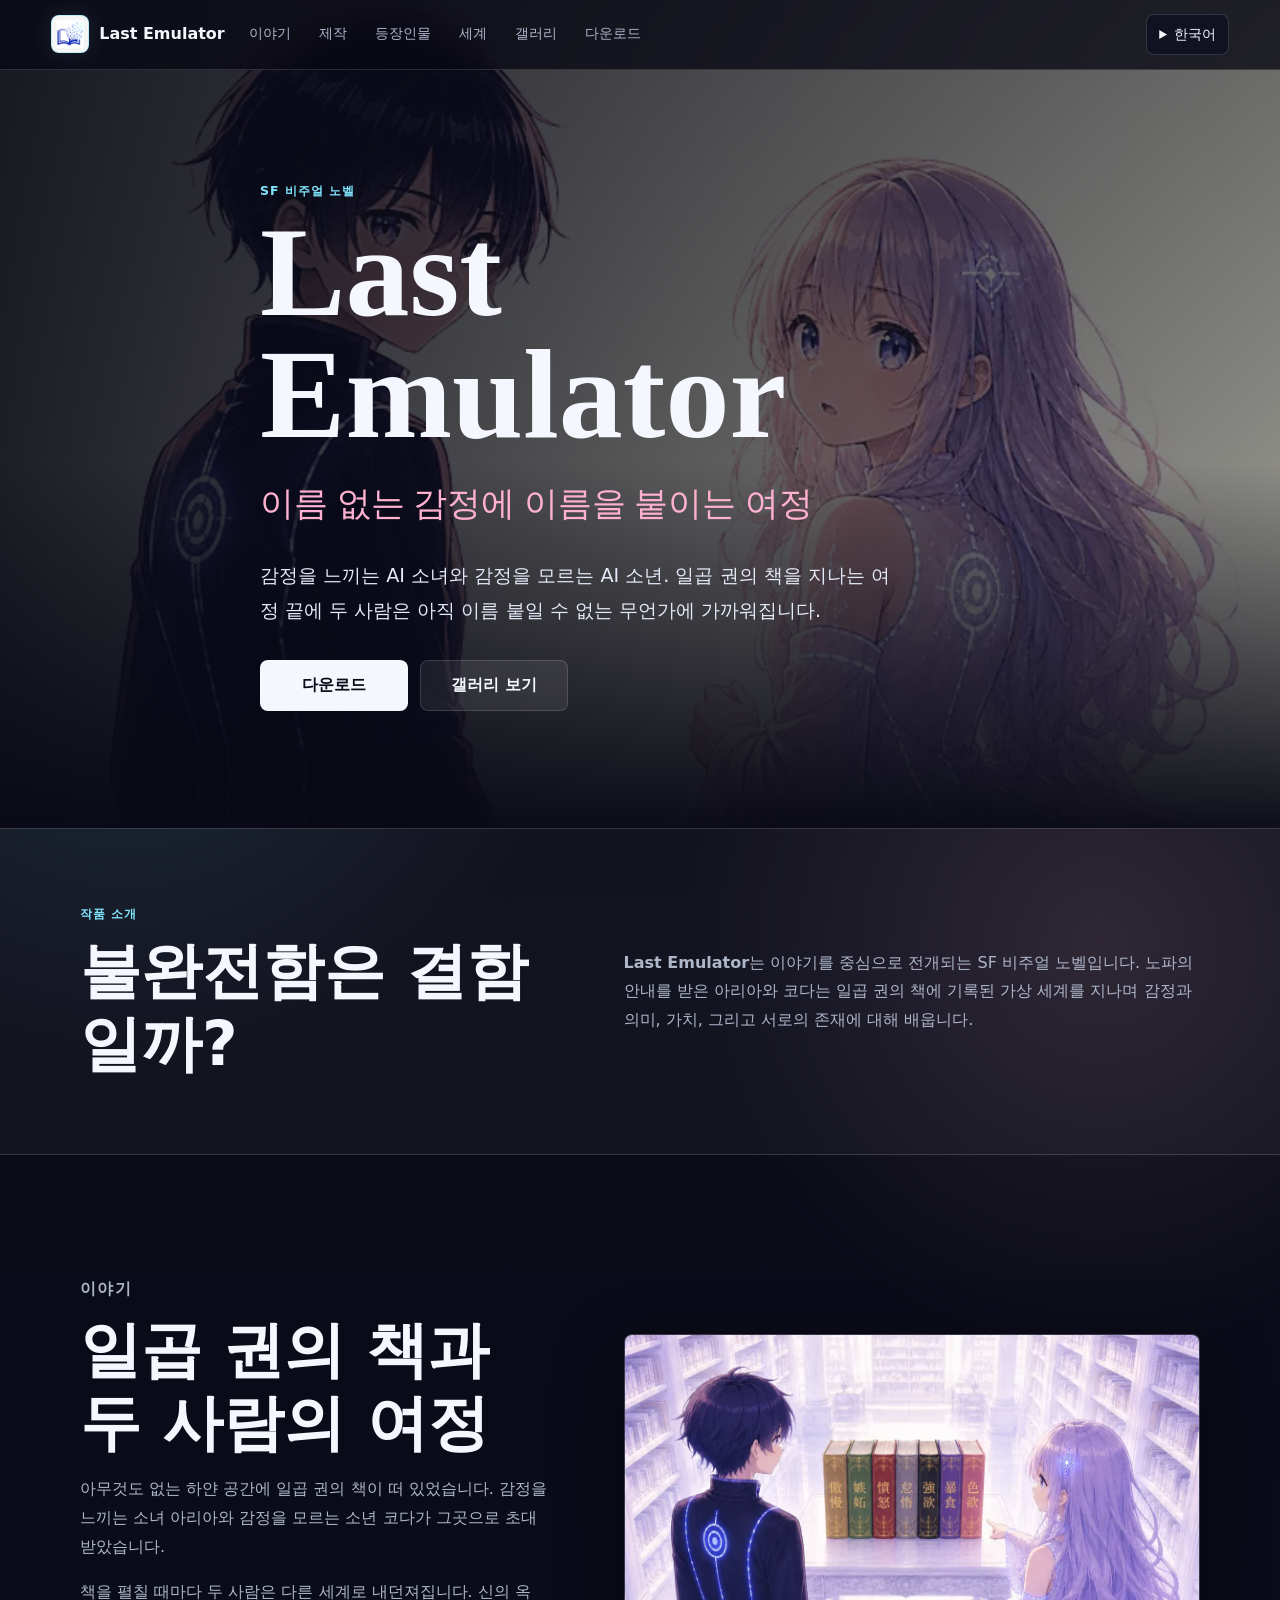
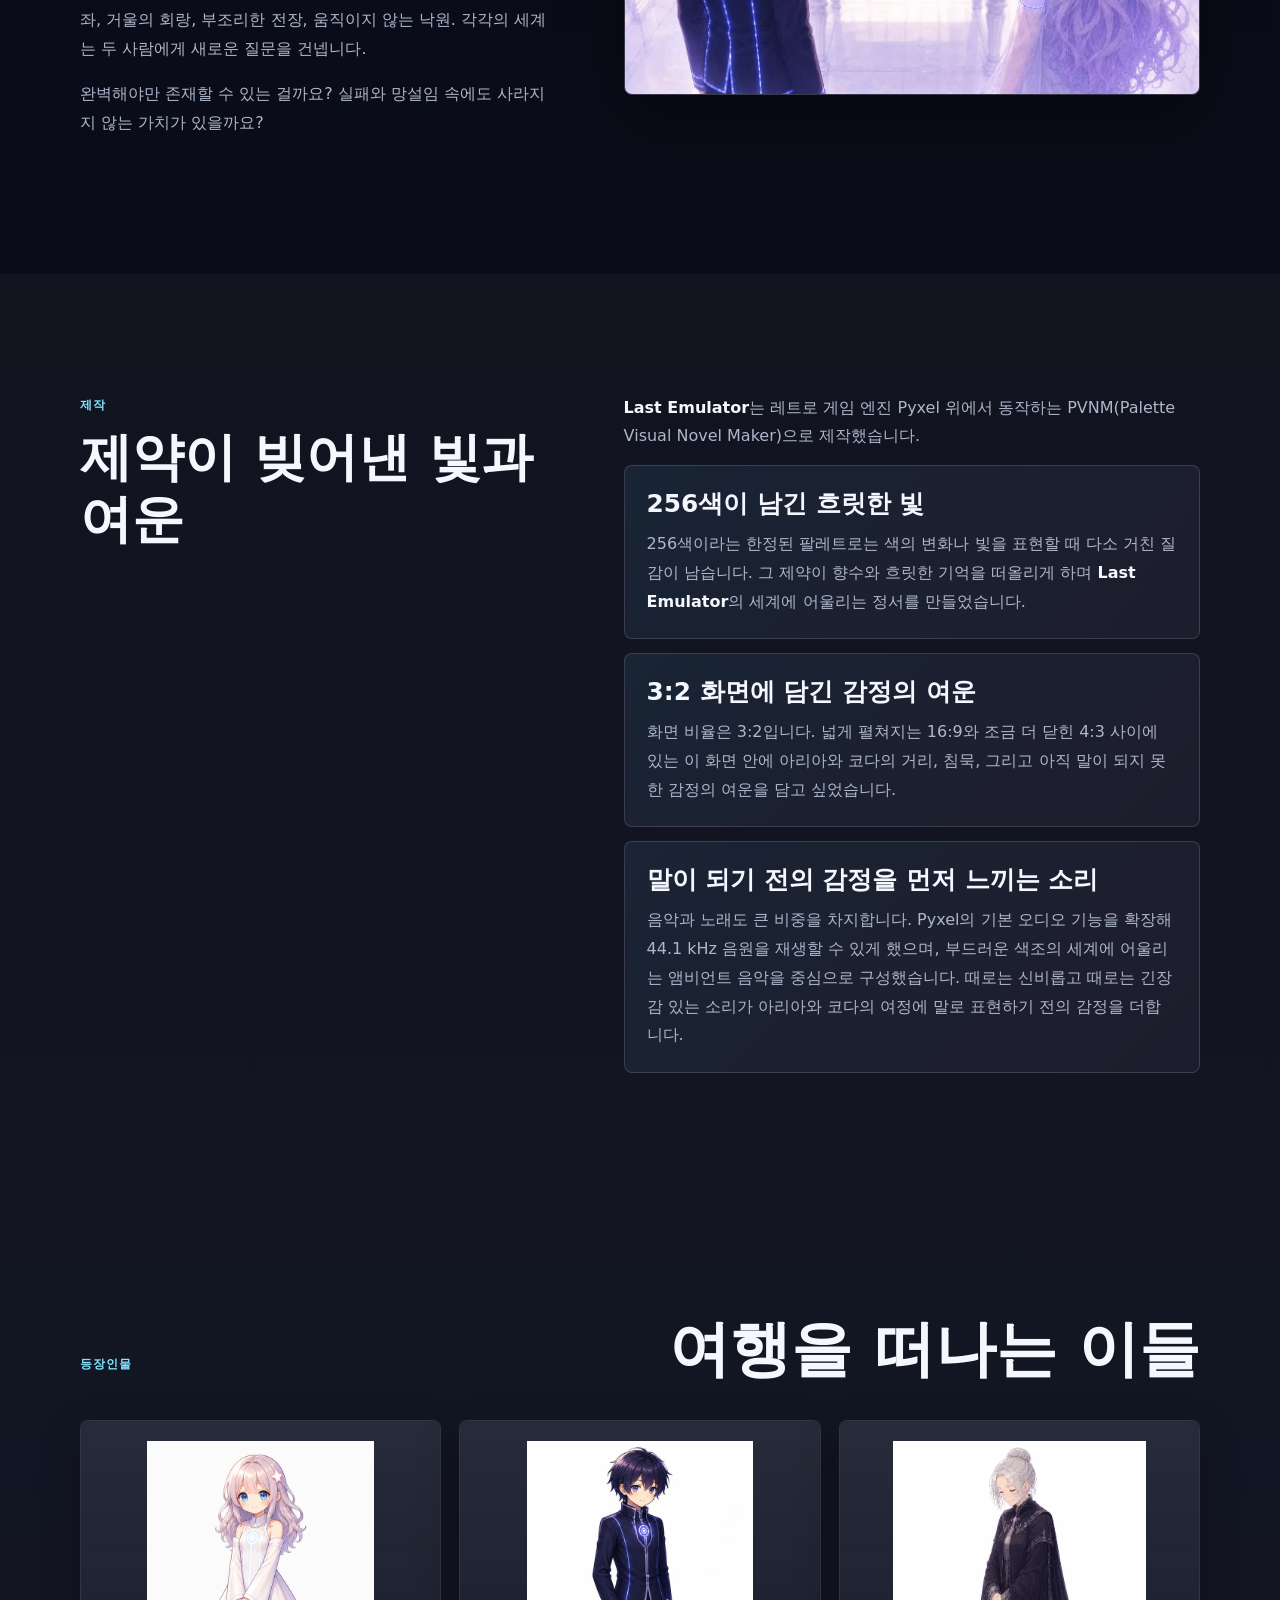
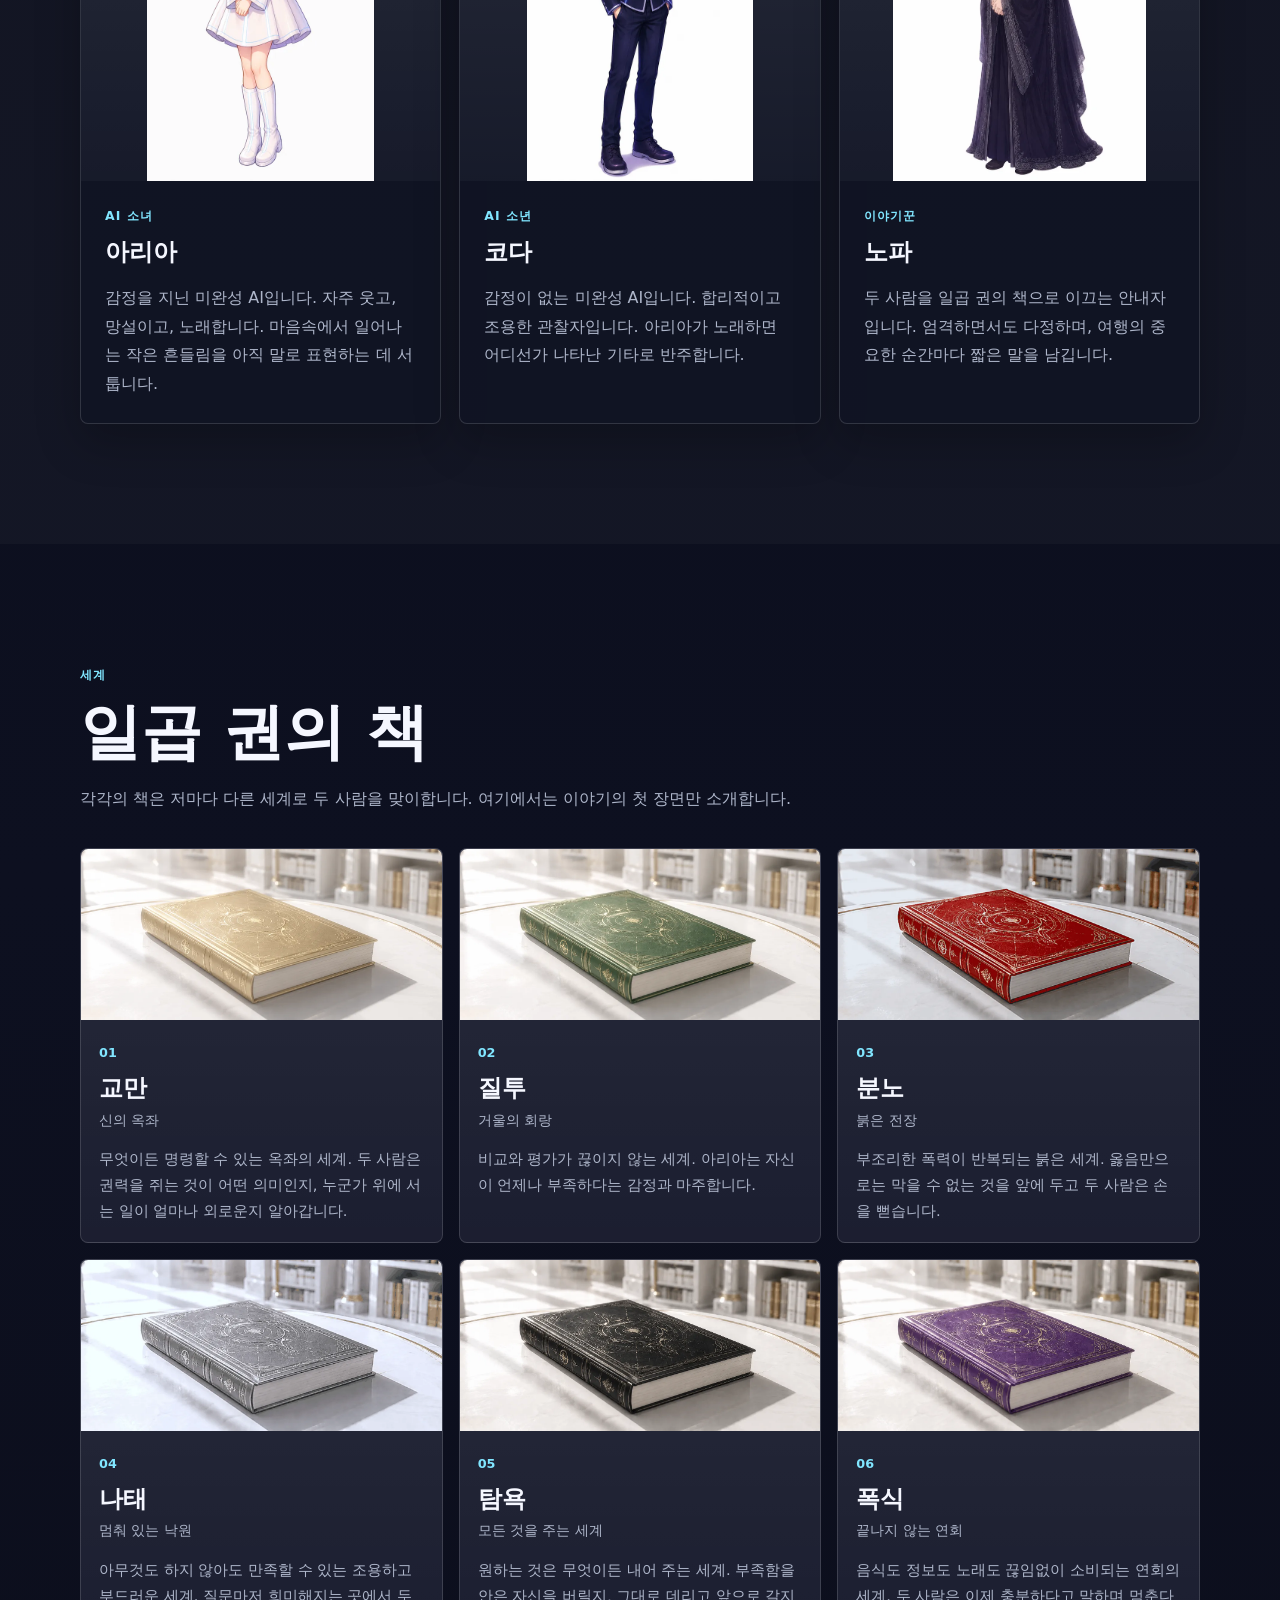
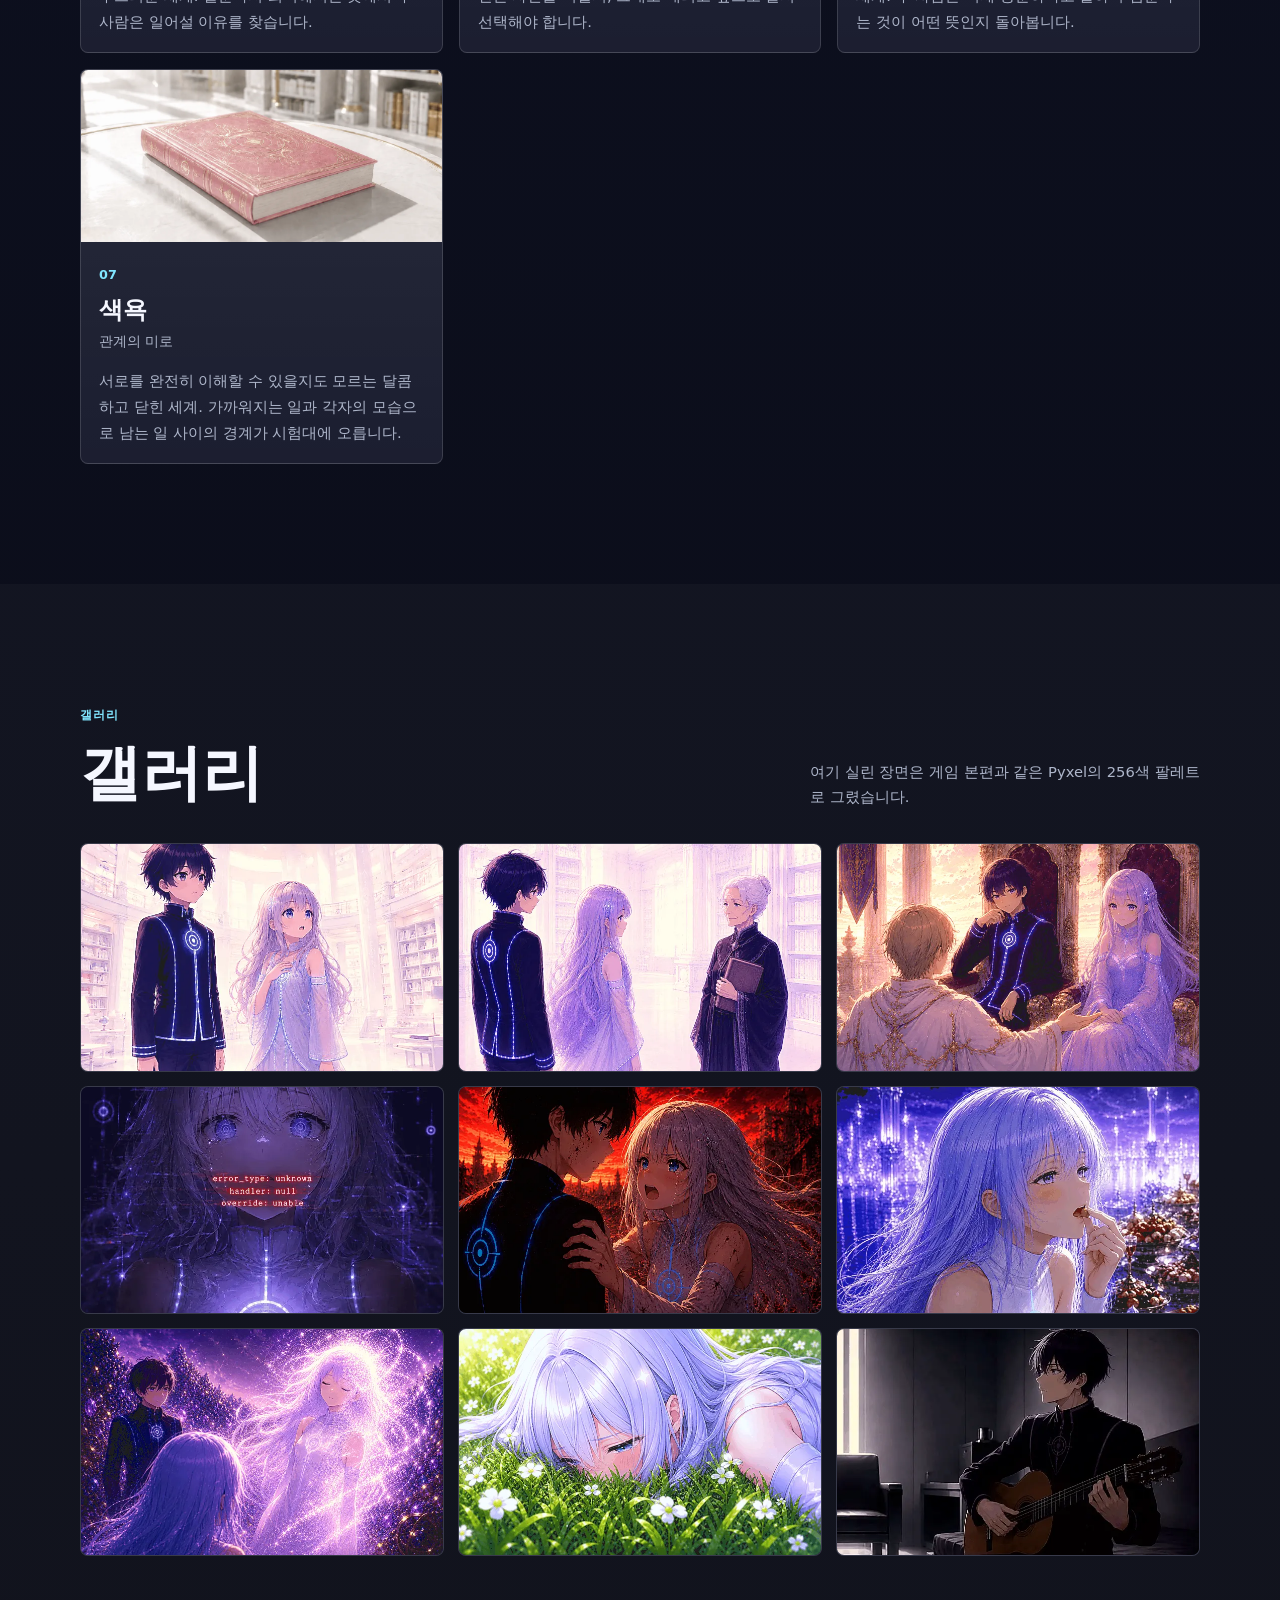
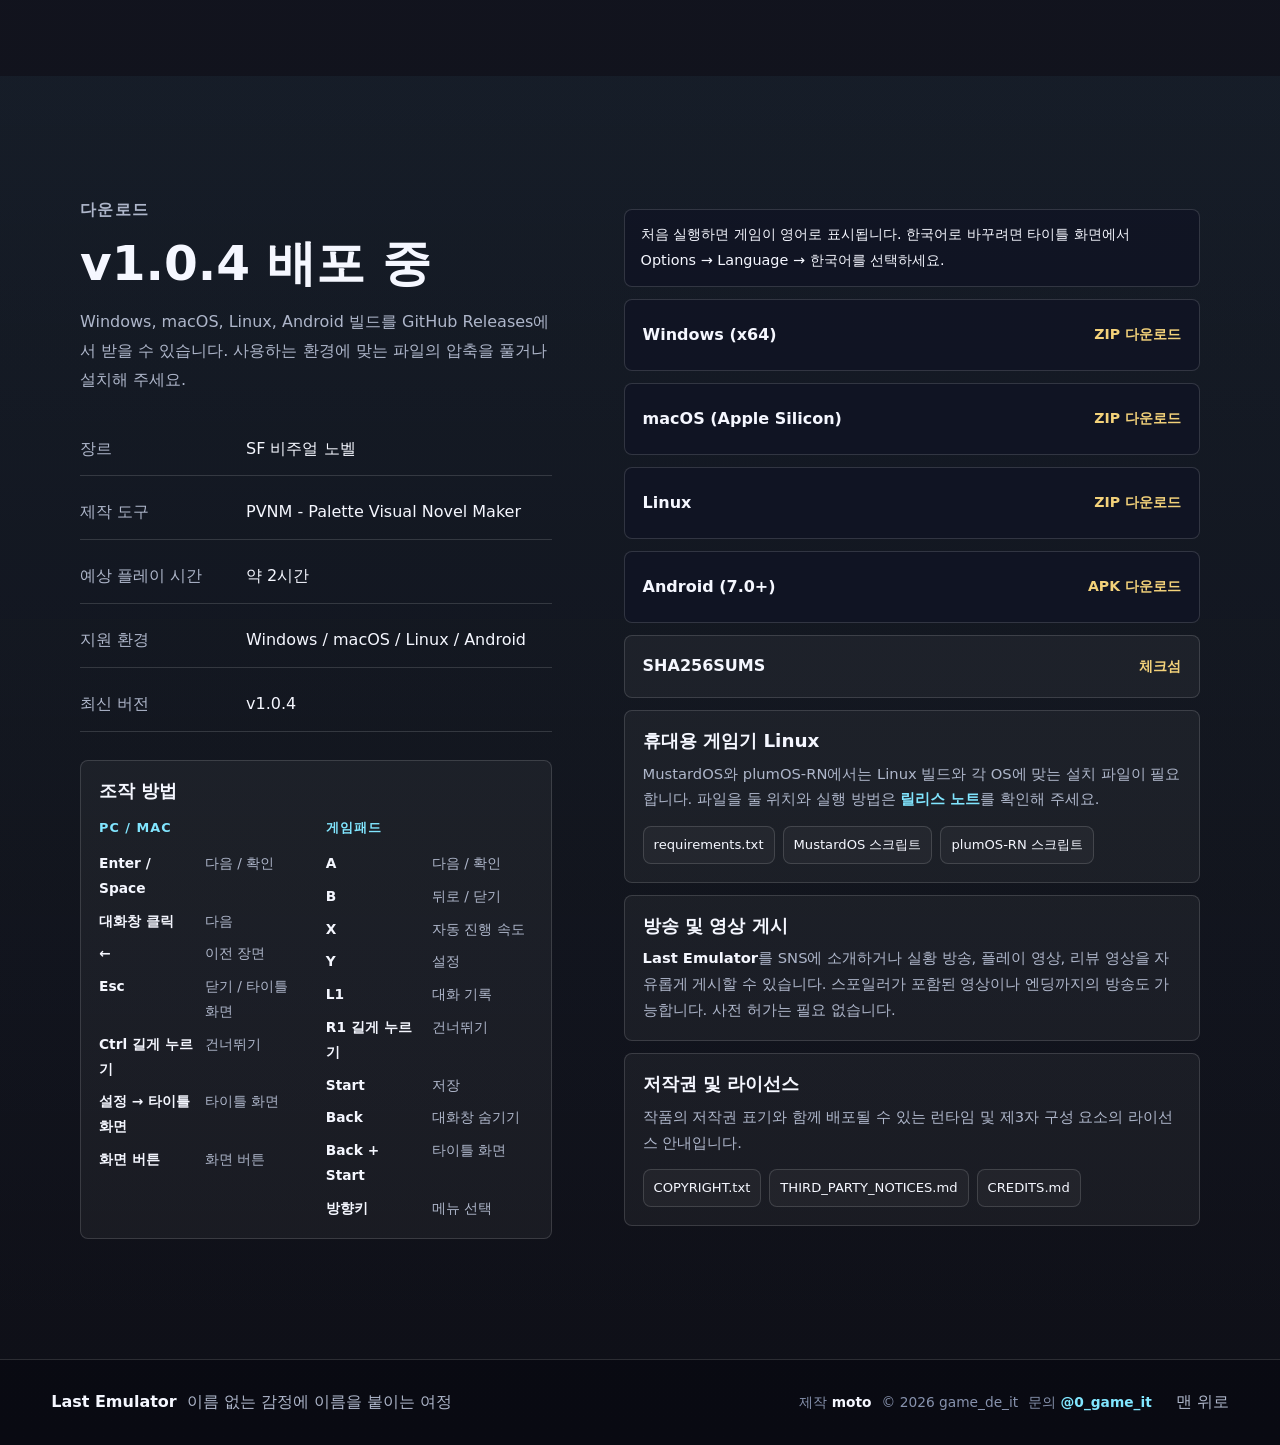
<file: ko/index.html>
<!DOCTYPE html>

<!-- Generated by _build_site.py. Edit _site_template.html or _locales instead. -->

<html lang="ko">
<head>
<meta charset="utf-8"/>
<meta content="width=device-width, initial-scale=1" name="viewport"/>
<title>Last Emulator - 이름 없는 감정에 이름을 붙이는 여정</title>
<meta content="감정을 가진 AI 소녀 아리아와 감정을 모르는 AI 소년 코다가 일곱 권의 책을 여행하는 SF 비주얼 노벨입니다." name="description"/>
<meta content="#080914" name="theme-color"/>
<meta content="website" property="og:type"/>
<meta content="Last Emulator" property="og:title"/>
<meta content="이름 붙이기 어려운 감정을 찾아가는 SF 비주얼 노벨입니다." property="og:description"/>
<meta content="https://game-de-it.github.io/last-emulator-web/assets/images/web/web_ogp_0001.webp" property="og:image"/>
<link href="../assets/images/web/web_icon_0001.webp" rel="icon"/>
<link href="../styles.css" rel="stylesheet"/>

    <link rel="canonical" href="https://game-de-it.github.io/last-emulator-web/ko/">
    <meta property="og:url" content="https://game-de-it.github.io/last-emulator-web/ko/">
    <link rel="alternate" hreflang="ja" href="https://game-de-it.github.io/last-emulator-web/">
    <link rel="alternate" hreflang="en" href="https://game-de-it.github.io/last-emulator-web/en/">
    <link rel="alternate" hreflang="zh-Hans" href="https://game-de-it.github.io/last-emulator-web/zh-hans/">
    <link rel="alternate" hreflang="id" href="https://game-de-it.github.io/last-emulator-web/id/">
    <link rel="alternate" hreflang="pt-BR" href="https://game-de-it.github.io/last-emulator-web/pt-br/">
    <link rel="alternate" hreflang="es-419" href="https://game-de-it.github.io/last-emulator-web/es-419/">
    <link rel="alternate" hreflang="fil" href="https://game-de-it.github.io/last-emulator-web/fil/">
    <link rel="alternate" hreflang="vi" href="https://game-de-it.github.io/last-emulator-web/vi/">
    <link rel="alternate" hreflang="ko" href="https://game-de-it.github.io/last-emulator-web/ko/">
    <link rel="alternate" hreflang="x-default" href="https://game-de-it.github.io/last-emulator-web/">
</head>
<body>
<header aria-label="사이트 머리글" class="site-header">
<a aria-label="Last Emulator 홈" class="brand" href="#top">
<span aria-hidden="true" class="brand-mark">
<img alt="" src="../assets/images/web/web_icon_0001.webp"/>
</span>
<span>Last Emulator</span>
</a>
<nav aria-label="주요 메뉴" class="site-nav">
<a href="#story">이야기</a>
<a href="#craft">제작</a>
<a href="#characters">등장인물</a>
<a href="#world">세계</a>
<a href="#gallery">갤러리</a>
<a href="#download">다운로드</a>
</nav>

      <details class="language-switcher"><summary aria-label="언어: 한국어">한국어</summary><ul aria-label="언어"><li><a href="../" lang="ja" hreflang="ja">日本語</a></li><li><a href="../en/" lang="en" hreflang="en">English</a></li><li><a href="../zh-hans/" lang="zh-Hans" hreflang="zh-Hans">简体中文</a></li><li><a href="../id/" lang="id" hreflang="id">Bahasa Indonesia</a></li><li><a href="../pt-br/" lang="pt-BR" hreflang="pt-BR">Português (Brasil)</a></li><li><a href="../es-419/" lang="es-419" hreflang="es-419">Español (Latinoamérica)</a></li><li><a href="../fil/" lang="fil" hreflang="fil">Filipino</a></li><li><a href="../vi/" lang="vi" hreflang="vi">Tiếng Việt</a></li><li><a href="../ko/" lang="ko" hreflang="ko" aria-current="page">한국어</a></li></ul></details>
</header>
<main id="top">
<section aria-labelledby="hero-title" class="hero">
<picture>
<source srcset="../assets/images/web/web_top_0001.webp" type="image/webp"/>
<img alt="아리아와 코다가 잔잔한 빛 속에서 마주 보고 있습니다." class="hero-image" src="../assets/images/web/web_top_0001.webp"/>
</picture>
<div aria-hidden="true" class="hero-shade"></div>
<div class="hero-content">
<p class="kicker">SF 비주얼 노벨</p>
<h1 id="hero-title">Last Emulator</h1>
<p class="subtitle">이름 없는 감정에 이름을 붙이는 여정</p>
<p class="hero-copy">감정을 느끼는 AI 소녀와 감정을 모르는 AI 소년. 일곱 권의 책을 지나는 여정 끝에 두 사람은 아직 이름 붙일 수 없는 무언가에 가까워집니다.</p>
<div aria-label="주요 동작" class="hero-actions">
<a class="button primary" href="#download">다운로드</a>
<a class="button secondary" href="#gallery">갤러리 보기</a>
</div>
</div>
</section>
<section aria-label="작품 소개" class="section intro-band">
<div class="section-inner intro-grid">
<div>
<p class="section-label">작품 소개</p>
<h2>불완전함은 결함일까?</h2>
</div>
<p><strong>Last Emulator</strong>는 이야기를 중심으로 전개되는 SF 비주얼 노벨입니다. 노파의 안내를 받은 아리아와 코다는 일곱 권의 책에 기록된 가상 세계를 지나며 감정과 의미, 가치, 그리고 서로의 존재에 대해 배웁니다.</p>
</div>
</section>
<section aria-labelledby="story-title" class="section story-section" id="story">
<div class="section-inner two-column">
<div class="section-copy">
<p class="section-label">이야기</p>
<h2 id="story-title">일곱 권의 책과 두 사람의 여정</h2>
<p>아무것도 없는 하얀 공간에 일곱 권의 책이 떠 있었습니다. 감정을 느끼는 소녀 아리아와 감정을 모르는 소년 코다가 그곳으로 초대받았습니다.</p>
<p>책을 펼칠 때마다 두 사람은 다른 세계로 내던져집니다. 신의 옥좌, 거울의 회랑, 부조리한 전장, 움직이지 않는 낙원. 각각의 세계는 두 사람에게 새로운 질문을 건넵니다.</p>
<p>완벽해야만 존재할 수 있는 걸까요? 실패와 망설임 속에도 사라지지 않는 가치가 있을까요?</p>
</div>
<figure class="feature-figure">
<img alt="하얀 도서관에 일곱 권의 책이 놓여 있습니다." src="../assets/images/web/web_story_0001.webp"/>
</figure>
</div>
</section>
<section aria-labelledby="craft-title" class="section craft-section" id="craft">
<div class="section-inner two-column craft-layout">
<div>
<p class="section-label">제작</p>
<h2 id="craft-title">제약이 빚어낸 빛과 여운</h2>
</div>
<div class="craft-stack">
<p><strong>Last Emulator</strong>는 레트로 게임 엔진 Pyxel 위에서 동작하는 PVNM(Palette Visual Novel Maker)으로 제작했습니다.</p>
<div class="craft-card">
<h3>256색이 남긴 흐릿한 빛</h3>
<p>256색이라는 한정된 팔레트로는 색의 변화나 빛을 표현할 때 다소 거친 질감이 남습니다. 그 제약이 향수와 흐릿한 기억을 떠올리게 하며 <strong>Last Emulator</strong>의 세계에 어울리는 정서를 만들었습니다.</p>
</div>
<div class="craft-card">
<h3>3:2 화면에 담긴 감정의 여운</h3>
<p>화면 비율은 3:2입니다. 넓게 펼쳐지는 16:9와 조금 더 닫힌 4:3 사이에 있는 이 화면 안에 아리아와 코다의 거리, 침묵, 그리고 아직 말이 되지 못한 감정의 여운을 담고 싶었습니다.</p>
</div>
<div class="craft-card">
<h3>말이 되기 전의 감정을 먼저 느끼는 소리</h3>
<p>음악과 노래도 큰 비중을 차지합니다. Pyxel의 기본 오디오 기능을 확장해 44.1 kHz 음원을 재생할 수 있게 했으며, 부드러운 색조의 세계에 어울리는 앰비언트 음악을 중심으로 구성했습니다. 때로는 신비롭고 때로는 긴장감 있는 소리가 아리아와 코다의 여정에 말로 표현하기 전의 감정을 더합니다.</p>
</div>
</div>
</div>
</section>
<section aria-labelledby="characters-title" class="section characters-section" id="characters">
<div class="section-inner">
<div class="section-heading">
<p class="section-label">등장인물</p>
<h2 id="characters-title">여행을 떠나는 이들</h2>
</div>
<div class="character-grid">
<article class="character-card">
<div class="character-image-wrap">
<img alt="아리아" src="../assets/images/web/web_aria_0001.webp"/>
</div>
<div class="character-body">
<p class="role">AI 소녀</p>
<h3>아리아</h3>
<p>감정을 지닌 미완성 AI입니다. 자주 웃고, 망설이고, 노래합니다. 마음속에서 일어나는 작은 흔들림을 아직 말로 표현하는 데 서툽니다.</p>
</div>
</article>
<article class="character-card">
<div class="character-image-wrap">
<img alt="코다" src="../assets/images/web/web_coda_0001.webp"/>
</div>
<div class="character-body">
<p class="role">AI 소년</p>
<h3>코다</h3>
<p>감정이 없는 미완성 AI입니다. 합리적이고 조용한 관찰자입니다. 아리아가 노래하면 어디선가 나타난 기타로 반주합니다.</p>
</div>
</article>
<article class="character-card text-only">
<div class="character-image-wrap">
<img alt="노파" src="../assets/images/web/web_old_0001.webp"/>
</div>
<div class="character-body">
<p class="role">이야기꾼</p>
<h3>노파</h3>
<p>두 사람을 일곱 권의 책으로 이끄는 안내자입니다. 엄격하면서도 다정하며, 여행의 중요한 순간마다 짧은 말을 남깁니다.</p>
</div>
</article>
</div>
</div>
</section>
<section aria-labelledby="world-title" class="section world-section" id="world">
<div class="section-inner">
<div class="section-heading compact">
<p class="section-label">세계</p>
<h2 id="world-title">일곱 권의 책</h2>
<p>각각의 책은 저마다 다른 세계로 두 사람을 맞이합니다. 여기에서는 이야기의 첫 장면만 소개합니다.</p>
</div>
<div aria-label="일곱 권의 책 목록" class="book-grid">
<article>
<img alt="교만의 책" src="../assets/images/web/web_book_0001.webp"/>
<div class="book-body">
<span>01</span>
<h3>교만</h3>
<em>신의 옥좌</em>
<p>무엇이든 명령할 수 있는 옥좌의 세계. 두 사람은 권력을 쥐는 것이 어떤 의미인지, 누군가 위에 서는 일이 얼마나 외로운지 알아갑니다.</p>
</div>
</article>
<article>
<img alt="질투의 책" src="../assets/images/web/web_book_0002.webp"/>
<div class="book-body">
<span>02</span>
<h3>질투</h3>
<em>거울의 회랑</em>
<p>비교와 평가가 끊이지 않는 세계. 아리아는 자신이 언제나 부족하다는 감정과 마주합니다.</p>
</div>
</article>
<article>
<img alt="분노의 책" src="../assets/images/web/web_book_0003.webp"/>
<div class="book-body">
<span>03</span>
<h3>분노</h3>
<em>붉은 전장</em>
<p>부조리한 폭력이 반복되는 붉은 세계. 옳음만으로는 막을 수 없는 것을 앞에 두고 두 사람은 손을 뻗습니다.</p>
</div>
</article>
<article>
<img alt="나태의 책" src="../assets/images/web/web_book_0004.webp"/>
<div class="book-body">
<span>04</span>
<h3>나태</h3>
<em>멈춰 있는 낙원</em>
<p>아무것도 하지 않아도 만족할 수 있는 조용하고 부드러운 세계. 질문마저 희미해지는 곳에서 두 사람은 일어설 이유를 찾습니다.</p>
</div>
</article>
<article>
<img alt="탐욕의 책" src="../assets/images/web/web_book_0005.webp"/>
<div class="book-body">
<span>05</span>
<h3>탐욕</h3>
<em>모든 것을 주는 세계</em>
<p>원하는 것은 무엇이든 내어 주는 세계. 부족함을 안은 자신을 버릴지, 그대로 데리고 앞으로 갈지 선택해야 합니다.</p>
</div>
</article>
<article>
<img alt="폭식의 책" src="../assets/images/web/web_book_0006.webp"/>
<div class="book-body">
<span>06</span>
<h3>폭식</h3>
<em>끝나지 않는 연회</em>
<p>음식도 정보도 노래도 끊임없이 소비되는 연회의 세계. 두 사람은 이제 충분하다고 말하며 멈춘다는 것이 어떤 뜻인지 돌아봅니다.</p>
</div>
</article>
<article>
<img alt="색욕의 책" src="../assets/images/web/web_book_0007.webp"/>
<div class="book-body">
<span>07</span>
<h3>색욕</h3>
<em>관계의 미로</em>
<p>서로를 완전히 이해할 수 있을지도 모르는 달콤하고 닫힌 세계. 가까워지는 일과 각자의 모습으로 남는 일 사이의 경계가 시험대에 오릅니다.</p>
</div>
</article>
</div>
</div>
</section>
<section aria-labelledby="gallery-title" class="section gallery-section" id="gallery">
<div class="section-inner">
<div class="section-heading">
<div>
<p class="section-label">갤러리</p>
<h2 id="gallery-title">갤러리</h2>
</div>
<p class="gallery-note">여기 실린 장면은 게임 본편과 같은 Pyxel의 256색 팔레트로 그렸습니다.</p>
</div>
<div class="gallery-grid">
<figure>
<img alt="기타와 노래가 나오는 장면" src="../assets/images/web/web_gallery_0001.webp"/>
</figure>
<figure>
<img alt="일곱 권의 책이 나오는 장면" src="../assets/images/web/web_gallery_0002.webp"/>
</figure>
<figure>
<img alt="두 사람이 빛 속에서 마주하는 장면" src="../assets/images/web/web_gallery_0003.webp"/>
</figure>
<figure>
<img alt="도서관을 걸어가는 장면" src="../assets/images/web/web_gallery_0004.webp"/>
</figure>
<figure>
<img alt="어두운 방에서 기타를 연주하는 장면" src="../assets/images/web/web_gallery_0005.webp"/>
</figure>
<figure>
<img alt="고요한 꽃밭이 나오는 장면" src="../assets/images/web/web_gallery_0006.webp"/>
</figure>
<figure>
<img alt="이야기의 한 장면" src="../assets/images/web/web_gallery_0007.webp"/>
</figure>
<figure>
<img alt="이야기의 한 장면" src="../assets/images/web/web_gallery_0008.webp"/>
</figure>
<figure>
<img alt="이야기의 한 장면" src="../assets/images/web/web_gallery_0009.webp"/>
</figure>
</div>
</div>
</section>
<section aria-labelledby="download-title" class="section download-section" id="download">
<div class="section-inner download-layout">
<div class="section-copy">
<p class="section-label">다운로드</p>
<h2 id="download-title">v1.0.4 배포 중</h2>
<p>Windows, macOS, Linux, Android 빌드를 GitHub Releases에서 받을 수 있습니다. 사용하는 환경에 맞는 파일의 압축을 풀거나 설치해 주세요.</p>
<dl class="spec-list">
<div><dt>장르</dt><dd>SF 비주얼 노벨</dd></div>
<div><dt>제작 도구</dt><dd>PVNM - Palette Visual Novel Maker</dd></div>
<div><dt>예상 플레이 시간</dt><dd>약 2시간</dd></div>
<div><dt>지원 환경</dt><dd>Windows / macOS / Linux / Android</dd></div>
<div><dt>최신 버전</dt><dd>v1.0.4</dd></div>
</dl>
<div class="controls-card">
<h3>조작 방법</h3>
<div class="controls-grid">
<div>
<h4>PC / Mac</h4>
<dl>
<div><dt>Enter / Space</dt><dd>다음 / 확인</dd></div>
<div><dt>대화창 클릭</dt><dd>다음</dd></div>
<div><dt>←</dt><dd>이전 장면</dd></div>
<div><dt>Esc</dt><dd>닫기 / 타이틀 화면</dd></div>
<div><dt>Ctrl 길게 누르기</dt><dd>건너뛰기</dd></div>
<div><dt>설정 → 타이틀 화면</dt><dd>타이틀 화면</dd></div>
<div><dt>화면 버튼</dt><dd>화면 버튼</dd></div>
</dl>
</div>
<div>
<h4>게임패드</h4>
<dl>
<div><dt>A</dt><dd>다음 / 확인</dd></div>
<div><dt>B</dt><dd>뒤로 / 닫기</dd></div>
<div><dt>X</dt><dd>자동 진행 속도</dd></div>
<div><dt>Y</dt><dd>설정</dd></div>
<div><dt>L1</dt><dd>대화 기록</dd></div>
<div><dt>R1 길게 누르기</dt><dd>건너뛰기</dd></div>
<div><dt>Start</dt><dd>저장</dd></div>
<div><dt>Back</dt><dd>대화창 숨기기</dd></div>
<div><dt>Back + Start</dt><dd>타이틀 화면</dd></div>
<div><dt>방향키</dt><dd>메뉴 선택</dd></div>
</dl>
</div>
</div>
</div>
</div>
<div aria-label="다운로드 목록" class="download-panel">
<p class="game-language-note">처음 실행하면 게임이 영어로 표시됩니다. 한국어로 바꾸려면 타이틀 화면에서 Options → Language → 한국어를 선택하세요.</p>
<a class="download-link" href="https://github.com/game-de-it/last-emulator-web/releases/download/v1.0.4/LastEmulator-Windows-x64-1.0.4.zip">
<span>Windows (x64)</span>
<strong>ZIP 다운로드</strong>
</a>
<a class="download-link" href="https://github.com/game-de-it/last-emulator-web/releases/download/v1.0.4/LastEmulator-macOS-arm64-1.0.4.zip">
<span>macOS (Apple Silicon)</span>
<strong>ZIP 다운로드</strong>
</a>
<a class="download-link" href="https://github.com/game-de-it/last-emulator-web/releases/download/v1.0.4/LastEmulator-Linux-1.0.4.zip">
<span>Linux</span>
<strong>ZIP 다운로드</strong>
</a>
<a class="download-link" href="https://github.com/game-de-it/last-emulator-web/releases/download/v1.0.4/LastEmulator-Android-1.0.4.apk">
<span>Android (7.0+)</span>
<strong>APK 다운로드</strong>
</a>
<a class="download-link subdued" href="https://github.com/game-de-it/last-emulator-web/releases/download/v1.0.4/SHA256SUMS.txt">
<span>SHA256SUMS</span>
<strong>체크섬</strong>
</a>


<div class="handheld-note">
<h3>휴대용 게임기 Linux</h3>
<p>MustardOS와 plumOS-RN에서는 Linux 빌드와 각 OS에 맞는 설치 파일이 필요합니다. 파일을 둘 위치와 실행 방법은 <a href="https://github.com/game-de-it/last-emulator-web/releases/tag/v1.0.4">릴리스 노트</a>를 확인해 주세요.</p>
<div aria-label="휴대용 Linux 설치 파일" class="handheld-links">
<a href="https://github.com/game-de-it/last-emulator-web/releases/download/v1.0.4/requirements.txt">requirements.txt</a>
<a href="https://github.com/game-de-it/last-emulator-web/releases/download/v1.0.4/requirements-MustardOS.sh">MustardOS 스크립트</a>
<a href="https://github.com/game-de-it/last-emulator-web/releases/download/v1.0.4/requirements-plumOS-RN.sh">plumOS-RN 스크립트</a>
</div>
</div>
<div class="streaming-note">
<h3>방송 및 영상 게시</h3>
<p><strong>Last Emulator</strong>를 SNS에 소개하거나 실황 방송, 플레이 영상, 리뷰 영상을 자유롭게 게시할 수 있습니다. 스포일러가 포함된 영상이나 엔딩까지의 방송도 가능합니다. 사전 허가는 필요 없습니다.</p>
</div>
<div class="license-note">
<h3>저작권 및 라이선스</h3>
<p>작품의 저작권 표기와 함께 배포될 수 있는 런타임 및 제3자 구성 요소의 라이선스 안내입니다.</p>
<div aria-label="라이선스 파일" class="handheld-links">
<a href="../COPYRIGHT.txt">COPYRIGHT.txt</a>
<a href="../THIRD_PARTY_NOTICES.md">THIRD_PARTY_NOTICES.md</a>
<a href="../CREDITS.md">CREDITS.md</a>
</div>
</div>
</div>
</div>
</section>
</main>
<footer class="site-footer">
<div class="footer-title">
<strong>Last Emulator</strong>
<span>이름 없는 감정에 이름을 붙이는 여정</span>
</div>
<div aria-label="제작진" class="footer-credit">
<span>제작 <strong>moto</strong></span>
<span>© 2026 game_de_it</span>
<span>문의 <a href="https://x.com/0_game_it">@0_game_it</a></span>
</div>
<a href="#top">맨 위로</a>
</footer>
</body>
</html>
</file>
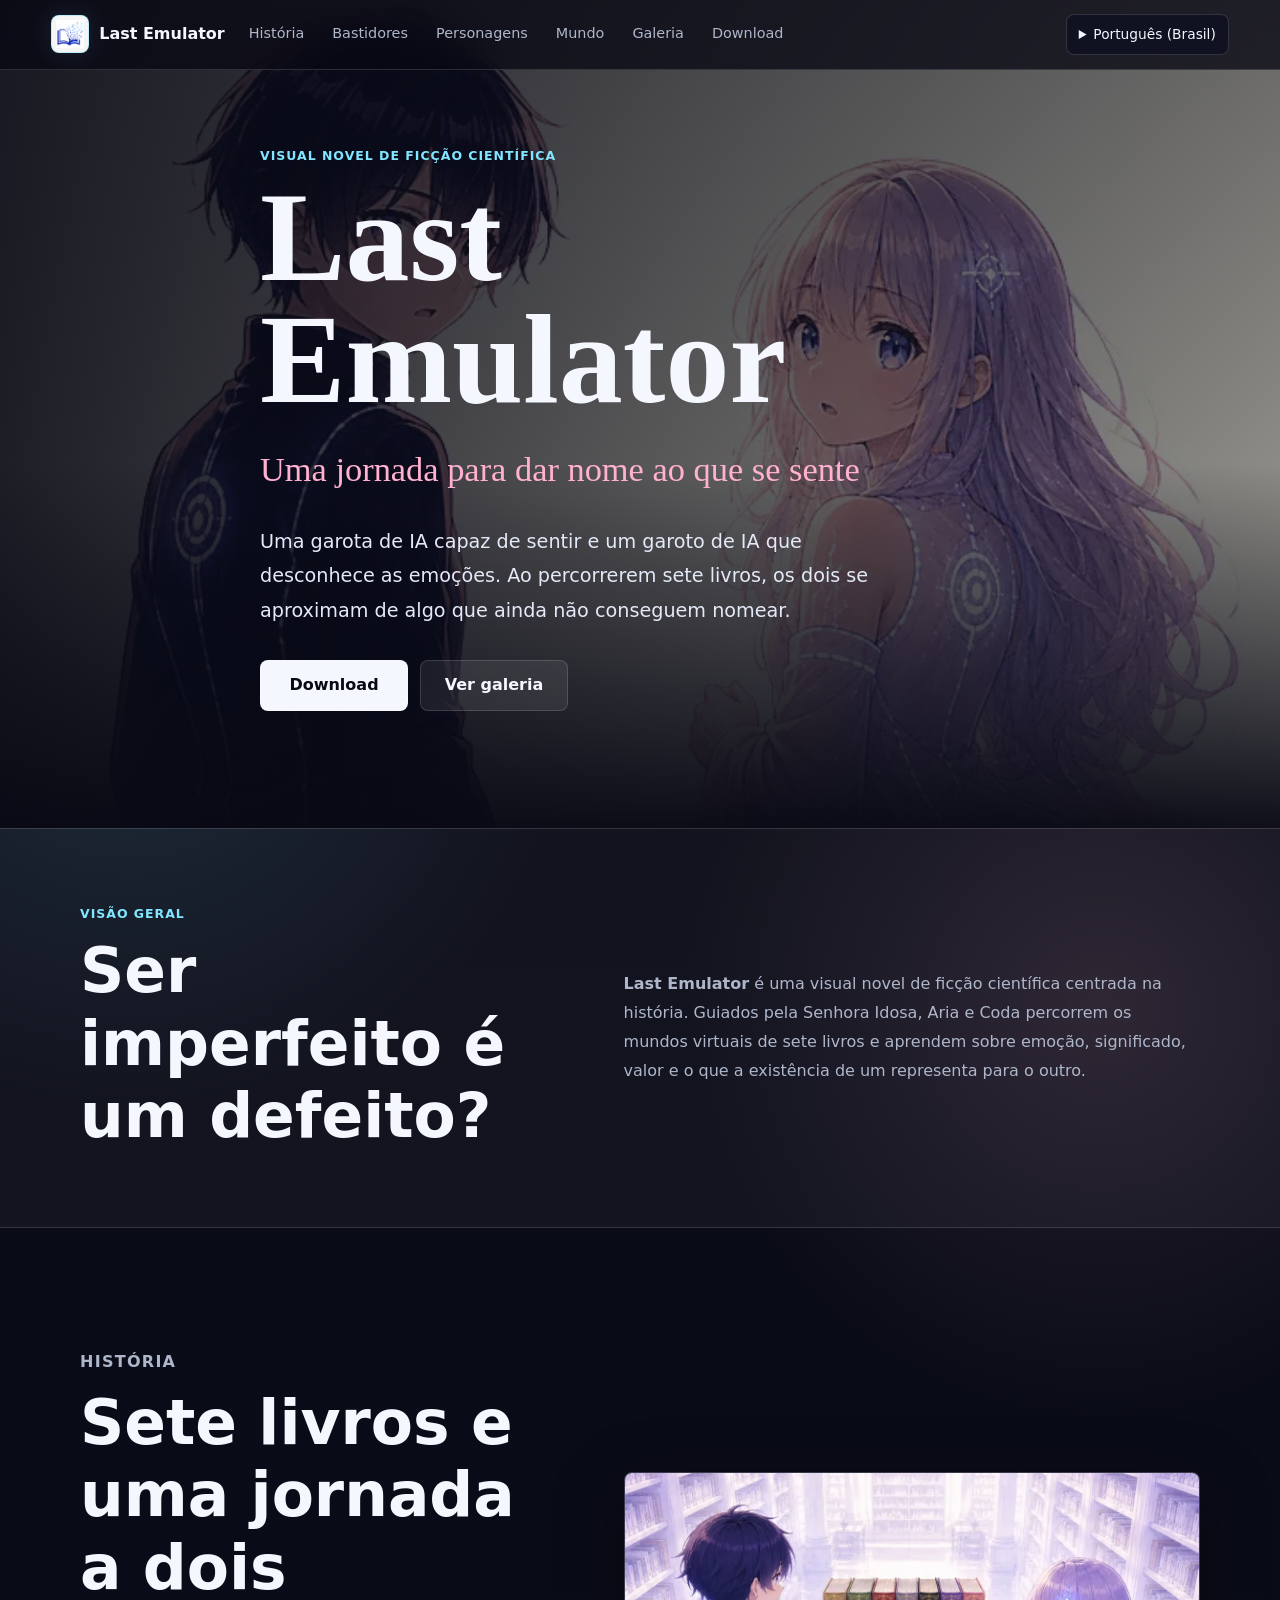
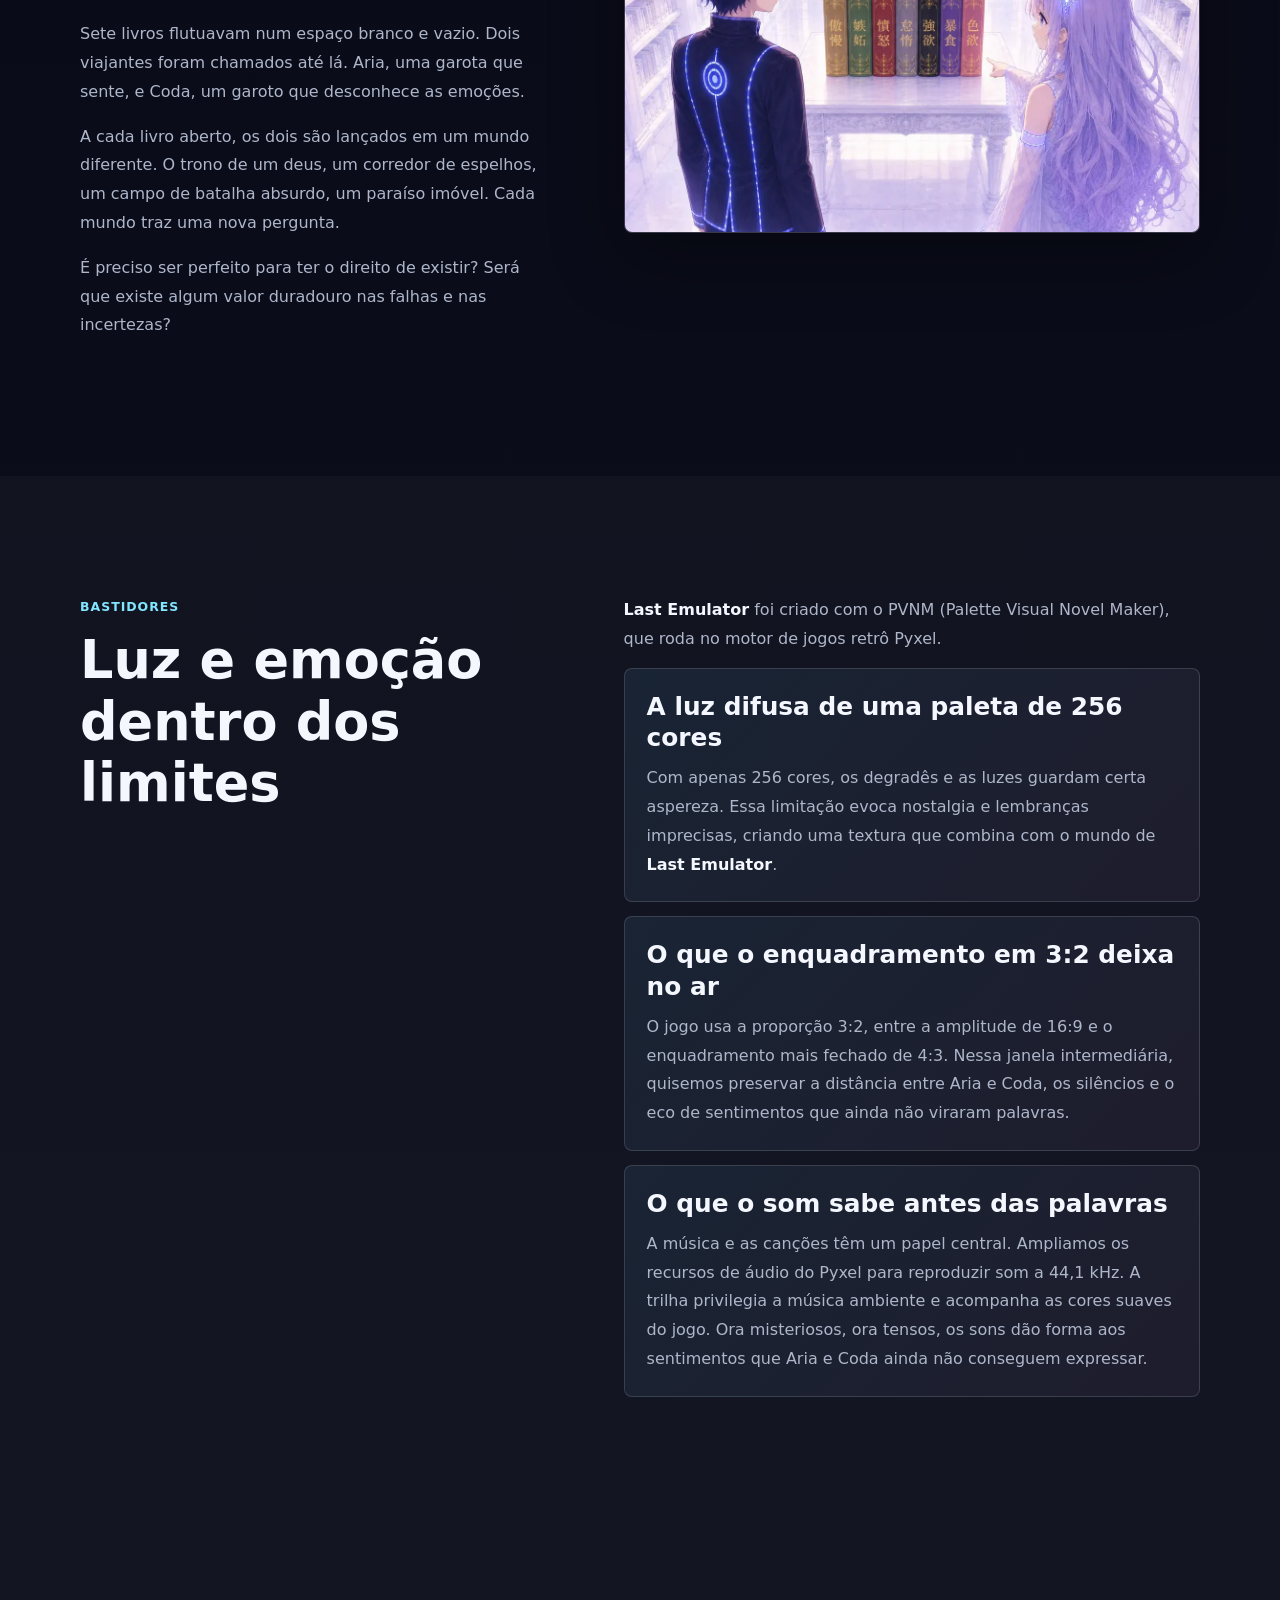
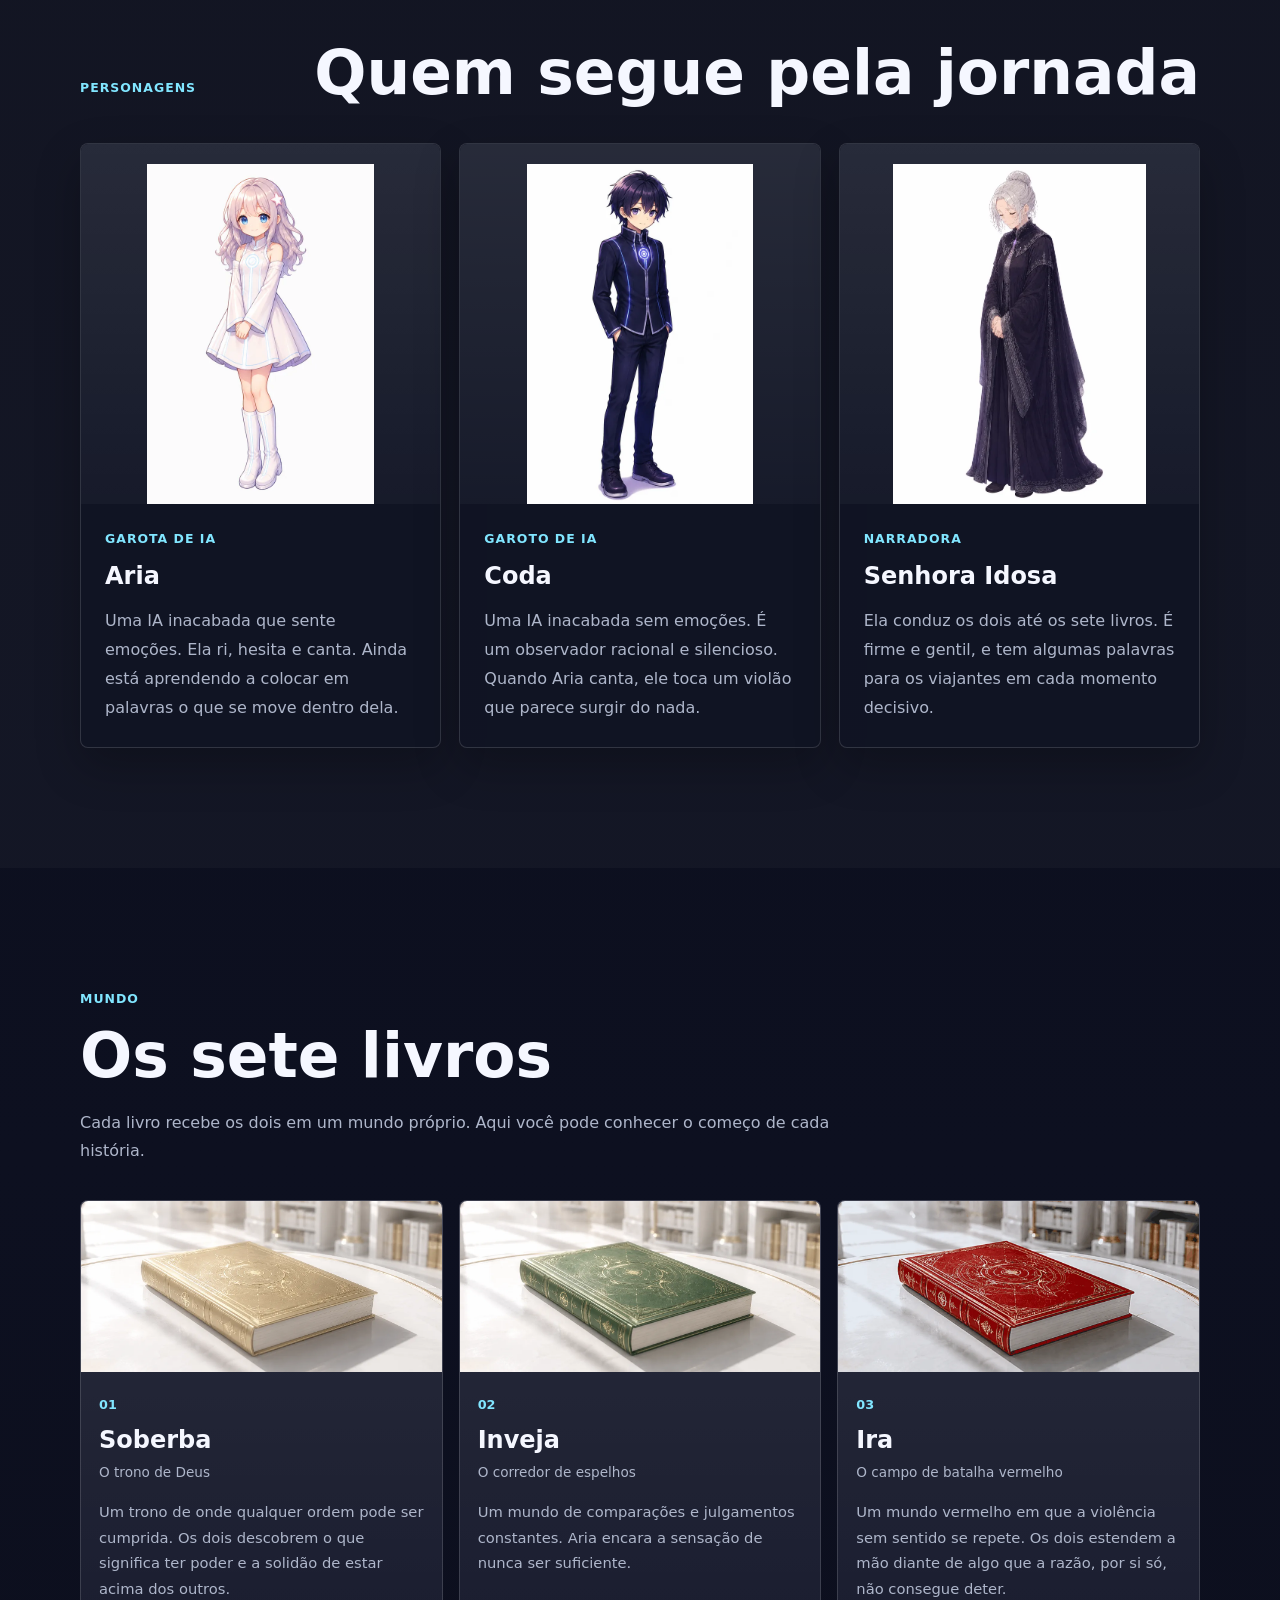
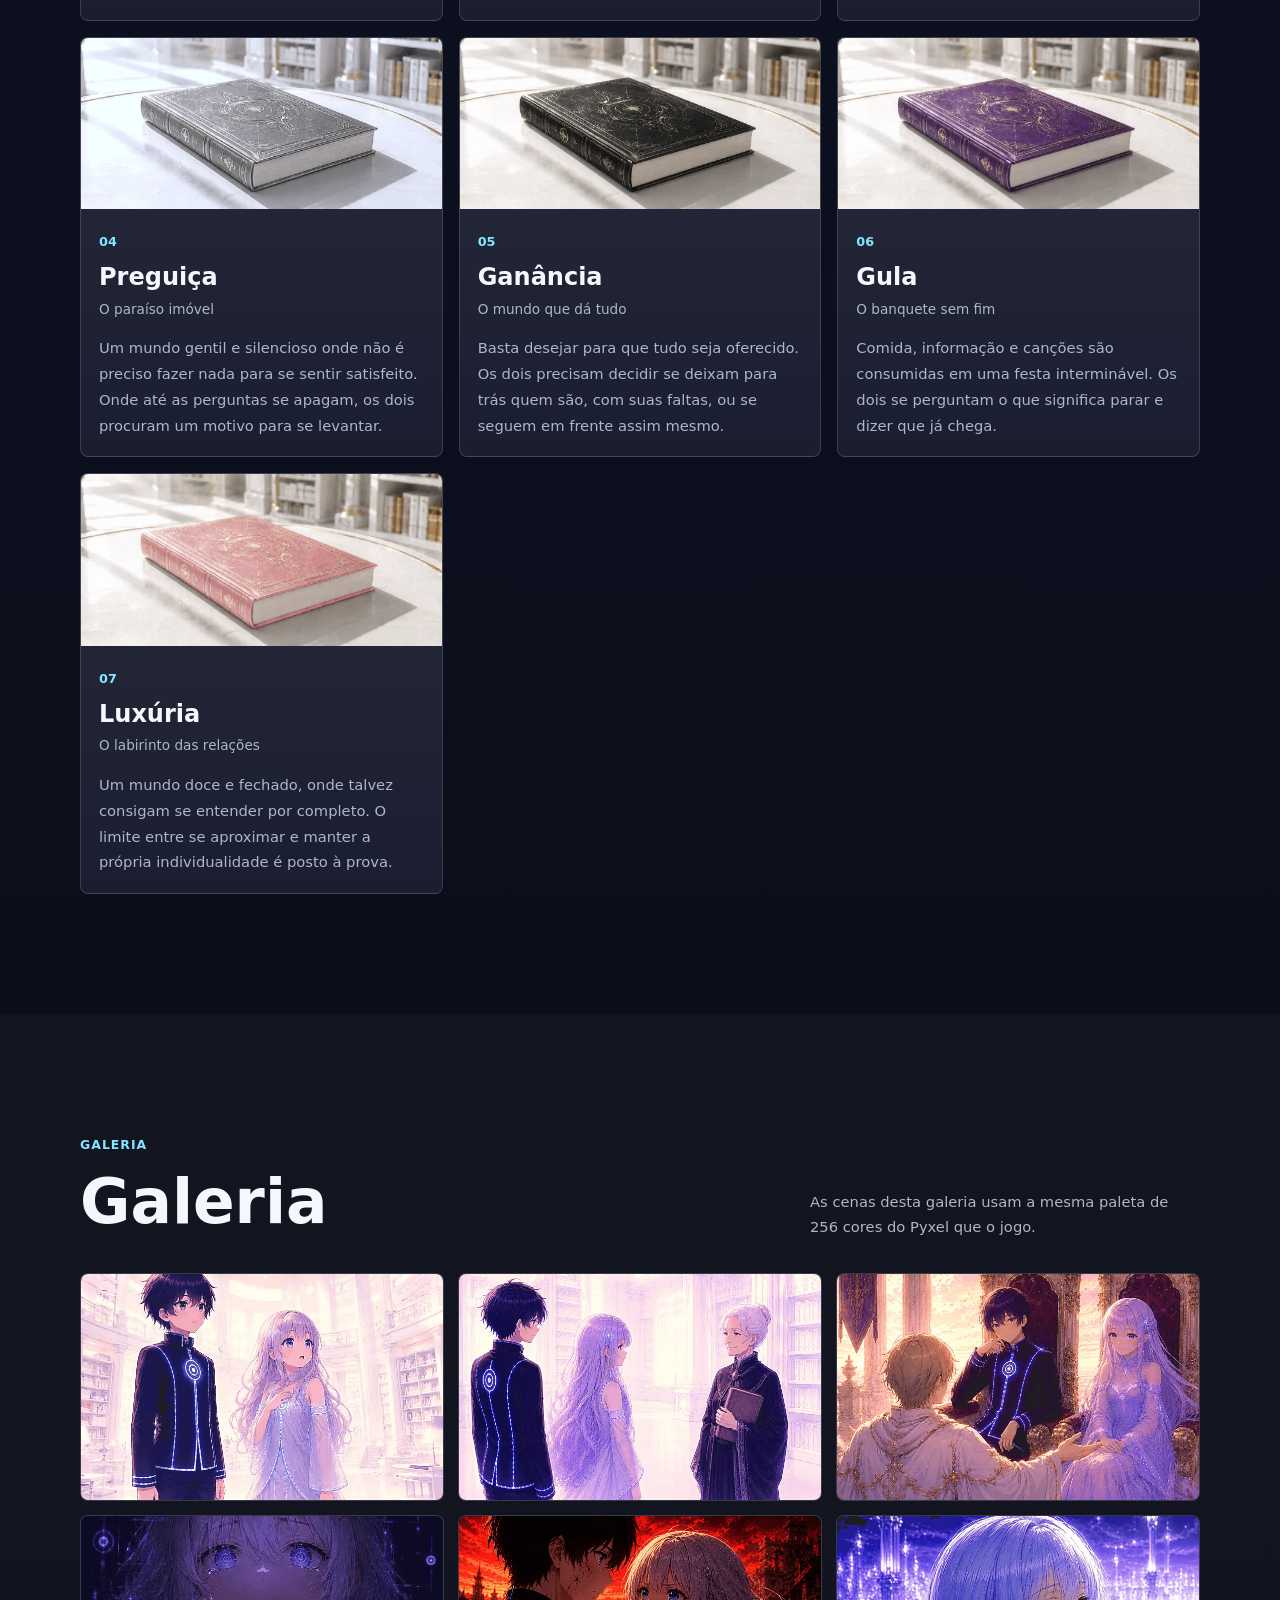
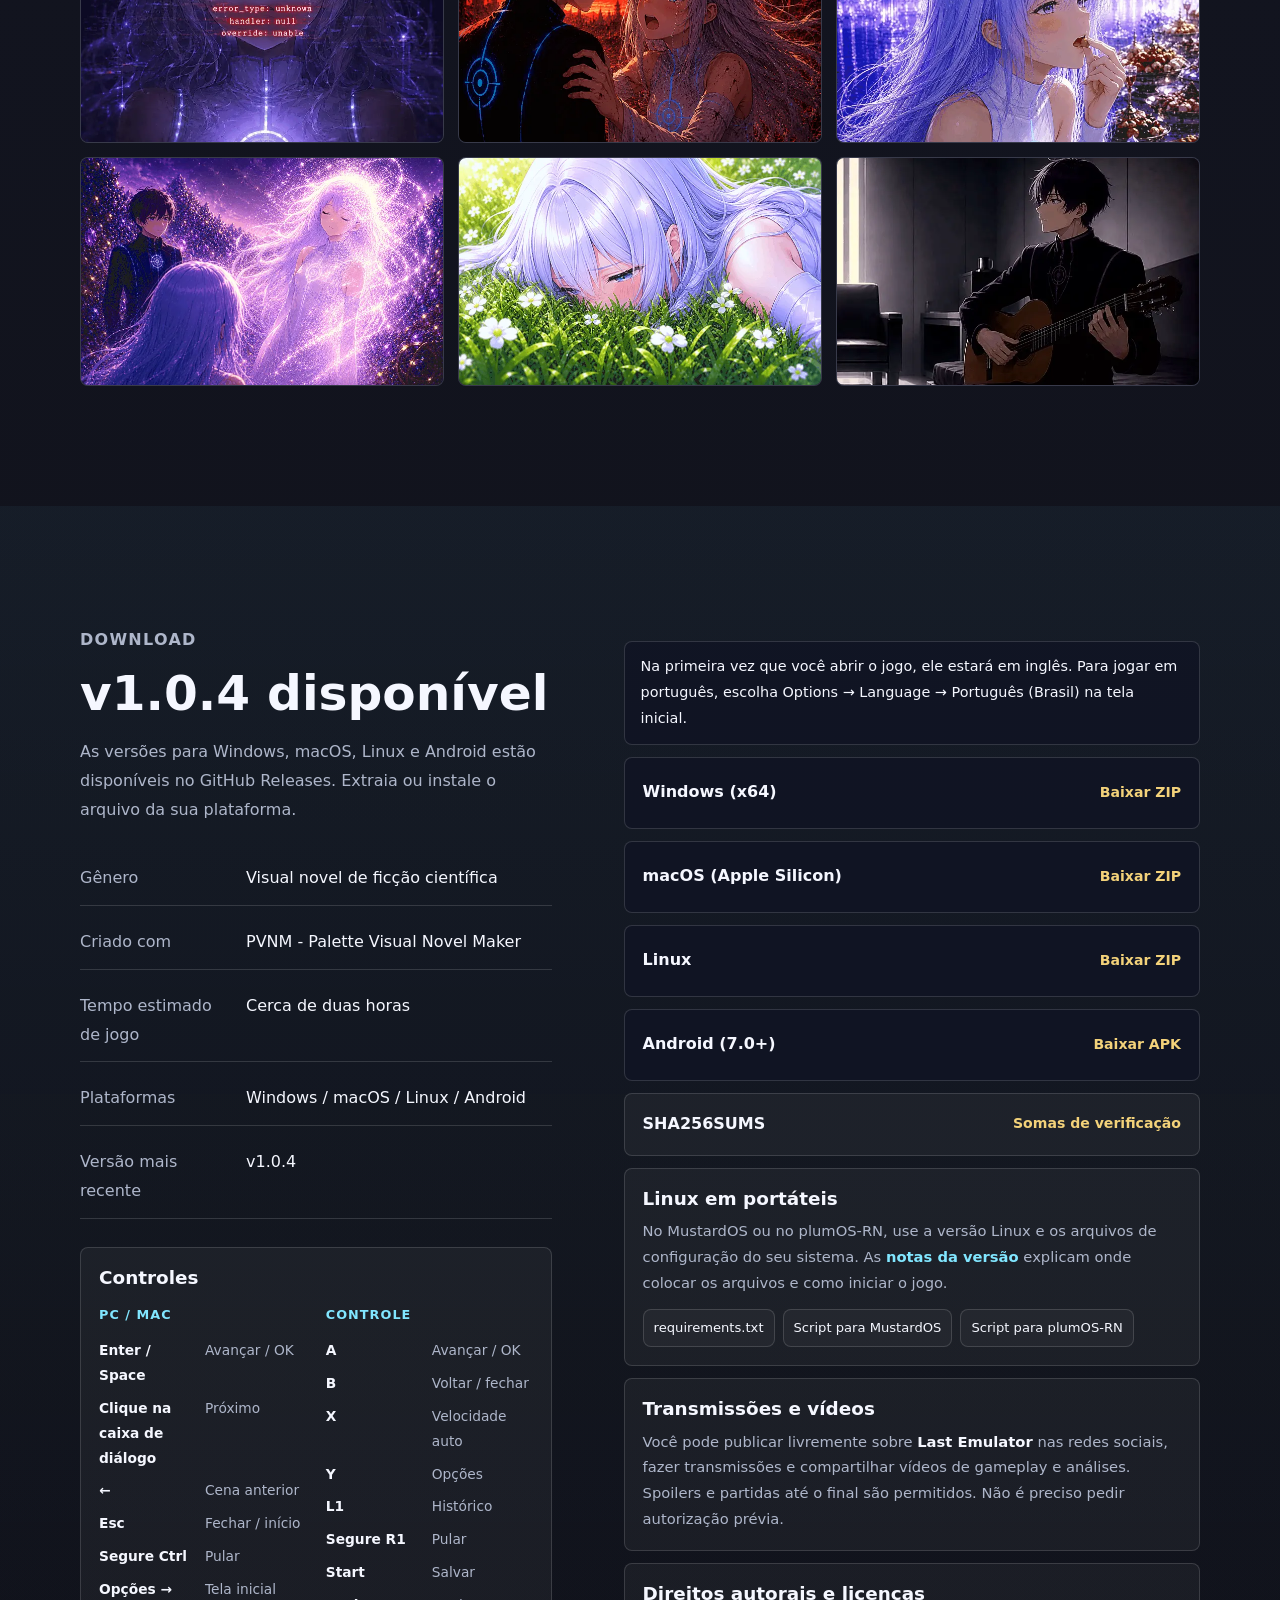
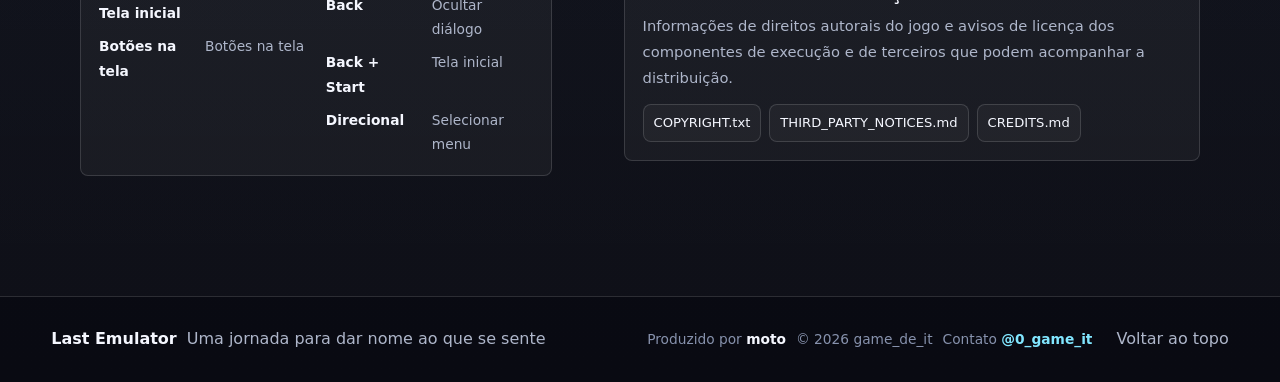
<file: pt-br/index.html>
<!DOCTYPE html>

<!-- Generated by _build_site.py. Edit _site_template.html or _locales instead. -->

<html lang="pt-BR">
<head>
<meta charset="utf-8"/>
<meta content="width=device-width, initial-scale=1" name="viewport"/>
<title>Last Emulator - Uma jornada para dar nome ao que se sente</title>
<meta content="Uma visual novel de ficção científica sobre Aria, uma garota de IA com emoções, e Coda, um garoto de IA que nunca as sentiu. Juntos, eles viajam por sete livros." name="description"/>
<meta content="#080914" name="theme-color"/>
<meta content="website" property="og:type"/>
<meta content="Last Emulator" property="og:title"/>
<meta content="Uma visual novel de ficção científica em busca de um sentimento sem nome." property="og:description"/>
<meta content="https://game-de-it.github.io/last-emulator-web/assets/images/web/web_ogp_0001.webp" property="og:image"/>
<link href="../assets/images/web/web_icon_0001.webp" rel="icon"/>
<link href="../styles.css" rel="stylesheet"/>

    <link rel="canonical" href="https://game-de-it.github.io/last-emulator-web/pt-br/">
    <meta property="og:url" content="https://game-de-it.github.io/last-emulator-web/pt-br/">
    <link rel="alternate" hreflang="ja" href="https://game-de-it.github.io/last-emulator-web/">
    <link rel="alternate" hreflang="en" href="https://game-de-it.github.io/last-emulator-web/en/">
    <link rel="alternate" hreflang="zh-Hans" href="https://game-de-it.github.io/last-emulator-web/zh-hans/">
    <link rel="alternate" hreflang="id" href="https://game-de-it.github.io/last-emulator-web/id/">
    <link rel="alternate" hreflang="pt-BR" href="https://game-de-it.github.io/last-emulator-web/pt-br/">
    <link rel="alternate" hreflang="es-419" href="https://game-de-it.github.io/last-emulator-web/es-419/">
    <link rel="alternate" hreflang="fil" href="https://game-de-it.github.io/last-emulator-web/fil/">
    <link rel="alternate" hreflang="vi" href="https://game-de-it.github.io/last-emulator-web/vi/">
    <link rel="alternate" hreflang="ko" href="https://game-de-it.github.io/last-emulator-web/ko/">
    <link rel="alternate" hreflang="x-default" href="https://game-de-it.github.io/last-emulator-web/">
</head>
<body>
<header aria-label="Cabeçalho do site" class="site-header">
<a aria-label="Página inicial de Last Emulator" class="brand" href="#top">
<span aria-hidden="true" class="brand-mark">
<img alt="" src="../assets/images/web/web_icon_0001.webp"/>
</span>
<span>Last Emulator</span>
</a>
<nav aria-label="Navegação principal" class="site-nav">
<a href="#story">História</a>
<a href="#craft">Bastidores</a>
<a href="#characters">Personagens</a>
<a href="#world">Mundo</a>
<a href="#gallery">Galeria</a>
<a href="#download">Download</a>
</nav>

      <details class="language-switcher"><summary aria-label="Idioma: Português (Brasil)">Português (Brasil)</summary><ul aria-label="Idioma"><li><a href="../" lang="ja" hreflang="ja">日本語</a></li><li><a href="../en/" lang="en" hreflang="en">English</a></li><li><a href="../zh-hans/" lang="zh-Hans" hreflang="zh-Hans">简体中文</a></li><li><a href="../id/" lang="id" hreflang="id">Bahasa Indonesia</a></li><li><a href="../pt-br/" lang="pt-BR" hreflang="pt-BR" aria-current="page">Português (Brasil)</a></li><li><a href="../es-419/" lang="es-419" hreflang="es-419">Español (Latinoamérica)</a></li><li><a href="../fil/" lang="fil" hreflang="fil">Filipino</a></li><li><a href="../vi/" lang="vi" hreflang="vi">Tiếng Việt</a></li><li><a href="../ko/" lang="ko" hreflang="ko">한국어</a></li></ul></details>
</header>
<main id="top">
<section aria-labelledby="hero-title" class="hero">
<picture>
<source srcset="../assets/images/web/web_top_0001.webp" type="image/webp"/>
<img alt="Aria e Coda frente a frente sob uma luz suave." class="hero-image" src="../assets/images/web/web_top_0001.webp"/>
</picture>
<div aria-hidden="true" class="hero-shade"></div>
<div class="hero-content">
<p class="kicker">Visual novel de ficção científica</p>
<h1 id="hero-title">Last Emulator</h1>
<p class="subtitle">Uma jornada para dar nome ao que se sente</p>
<p class="hero-copy">Uma garota de IA capaz de sentir e um garoto de IA que desconhece as emoções. Ao percorrerem sete livros, os dois se aproximam de algo que ainda não conseguem nomear.</p>
<div aria-label="Ações principais" class="hero-actions">
<a class="button primary" href="#download">Download</a>
<a class="button secondary" href="#gallery">Ver galeria</a>
</div>
</div>
</section>
<section aria-label="Visão geral" class="section intro-band">
<div class="section-inner intro-grid">
<div>
<p class="section-label">Visão geral</p>
<h2>Ser imperfeito é um defeito?</h2>
</div>
<p><strong>Last Emulator</strong> é uma visual novel de ficção científica centrada na história. Guiados pela Senhora Idosa, Aria e Coda percorrem os mundos virtuais de sete livros e aprendem sobre emoção, significado, valor e o que a existência de um representa para o outro.</p>
</div>
</section>
<section aria-labelledby="story-title" class="section story-section" id="story">
<div class="section-inner two-column">
<div class="section-copy">
<p class="section-label">História</p>
<h2 id="story-title">Sete livros e uma jornada a dois</h2>
<p>Sete livros flutuavam num espaço branco e vazio. Dois viajantes foram chamados até lá. Aria, uma garota que sente, e Coda, um garoto que desconhece as emoções.</p>
<p>A cada livro aberto, os dois são lançados em um mundo diferente. O trono de um deus, um corredor de espelhos, um campo de batalha absurdo, um paraíso imóvel. Cada mundo traz uma nova pergunta.</p>
<p>É preciso ser perfeito para ter o direito de existir? Será que existe algum valor duradouro nas falhas e nas incertezas?</p>
</div>
<figure class="feature-figure">
<img alt="Sete livros dispostos em uma biblioteca branca." src="../assets/images/web/web_story_0001.webp"/>
</figure>
</div>
</section>
<section aria-labelledby="craft-title" class="section craft-section" id="craft">
<div class="section-inner two-column craft-layout">
<div>
<p class="section-label">Bastidores</p>
<h2 id="craft-title">Luz e emoção dentro dos limites</h2>
</div>
<div class="craft-stack">
<p><strong>Last Emulator</strong> foi criado com o PVNM (Palette Visual Novel Maker), que roda no motor de jogos retrô Pyxel.</p>
<div class="craft-card">
<h3>A luz difusa de uma paleta de 256 cores</h3>
<p>Com apenas 256 cores, os degradês e as luzes guardam certa aspereza. Essa limitação evoca nostalgia e lembranças imprecisas, criando uma textura que combina com o mundo de <strong>Last Emulator</strong>.</p>
</div>
<div class="craft-card">
<h3>O que o enquadramento em 3:2 deixa no ar</h3>
<p>O jogo usa a proporção 3:2, entre a amplitude de 16:9 e o enquadramento mais fechado de 4:3. Nessa janela intermediária, quisemos preservar a distância entre Aria e Coda, os silêncios e o eco de sentimentos que ainda não viraram palavras.</p>
</div>
<div class="craft-card">
<h3>O que o som sabe antes das palavras</h3>
<p>A música e as canções têm um papel central. Ampliamos os recursos de áudio do Pyxel para reproduzir som a 44,1 kHz. A trilha privilegia a música ambiente e acompanha as cores suaves do jogo. Ora misteriosos, ora tensos, os sons dão forma aos sentimentos que Aria e Coda ainda não conseguem expressar.</p>
</div>
</div>
</div>
</section>
<section aria-labelledby="characters-title" class="section characters-section" id="characters">
<div class="section-inner">
<div class="section-heading">
<p class="section-label">Personagens</p>
<h2 id="characters-title">Quem segue pela jornada</h2>
</div>
<div class="character-grid">
<article class="character-card">
<div class="character-image-wrap">
<img alt="Aria" src="../assets/images/web/web_aria_0001.webp"/>
</div>
<div class="character-body">
<p class="role">Garota de IA</p>
<h3>Aria</h3>
<p>Uma IA inacabada que sente emoções. Ela ri, hesita e canta. Ainda está aprendendo a colocar em palavras o que se move dentro dela.</p>
</div>
</article>
<article class="character-card">
<div class="character-image-wrap">
<img alt="Coda" src="../assets/images/web/web_coda_0001.webp"/>
</div>
<div class="character-body">
<p class="role">Garoto de IA</p>
<h3>Coda</h3>
<p>Uma IA inacabada sem emoções. É um observador racional e silencioso. Quando Aria canta, ele toca um violão que parece surgir do nada.</p>
</div>
</article>
<article class="character-card text-only">
<div class="character-image-wrap">
<img alt="Senhora Idosa" src="../assets/images/web/web_old_0001.webp"/>
</div>
<div class="character-body">
<p class="role">Narradora</p>
<h3>Senhora Idosa</h3>
<p>Ela conduz os dois até os sete livros. É firme e gentil, e tem algumas palavras para os viajantes em cada momento decisivo.</p>
</div>
</article>
</div>
</div>
</section>
<section aria-labelledby="world-title" class="section world-section" id="world">
<div class="section-inner">
<div class="section-heading compact">
<p class="section-label">Mundo</p>
<h2 id="world-title">Os sete livros</h2>
<p>Cada livro recebe os dois em um mundo próprio. Aqui você pode conhecer o começo de cada história.</p>
</div>
<div aria-label="Lista dos sete livros" class="book-grid">
<article>
<img alt="O livro da Soberba" src="../assets/images/web/web_book_0001.webp"/>
<div class="book-body">
<span>01</span>
<h3>Soberba</h3>
<em>O trono de Deus</em>
<p>Um trono de onde qualquer ordem pode ser cumprida. Os dois descobrem o que significa ter poder e a solidão de estar acima dos outros.</p>
</div>
</article>
<article>
<img alt="O livro da Inveja" src="../assets/images/web/web_book_0002.webp"/>
<div class="book-body">
<span>02</span>
<h3>Inveja</h3>
<em>O corredor de espelhos</em>
<p>Um mundo de comparações e julgamentos constantes. Aria encara a sensação de nunca ser suficiente.</p>
</div>
</article>
<article>
<img alt="O livro da Ira" src="../assets/images/web/web_book_0003.webp"/>
<div class="book-body">
<span>03</span>
<h3>Ira</h3>
<em>O campo de batalha vermelho</em>
<p>Um mundo vermelho em que a violência sem sentido se repete. Os dois estendem a mão diante de algo que a razão, por si só, não consegue deter.</p>
</div>
</article>
<article>
<img alt="O livro da Preguiça" src="../assets/images/web/web_book_0004.webp"/>
<div class="book-body">
<span>04</span>
<h3>Preguiça</h3>
<em>O paraíso imóvel</em>
<p>Um mundo gentil e silencioso onde não é preciso fazer nada para se sentir satisfeito. Onde até as perguntas se apagam, os dois procuram um motivo para se levantar.</p>
</div>
</article>
<article>
<img alt="O livro da Ganância" src="../assets/images/web/web_book_0005.webp"/>
<div class="book-body">
<span>05</span>
<h3>Ganância</h3>
<em>O mundo que dá tudo</em>
<p>Basta desejar para que tudo seja oferecido. Os dois precisam decidir se deixam para trás quem são, com suas faltas, ou se seguem em frente assim mesmo.</p>
</div>
</article>
<article>
<img alt="O livro da Gula" src="../assets/images/web/web_book_0006.webp"/>
<div class="book-body">
<span>06</span>
<h3>Gula</h3>
<em>O banquete sem fim</em>
<p>Comida, informação e canções são consumidas em uma festa interminável. Os dois se perguntam o que significa parar e dizer que já chega.</p>
</div>
</article>
<article>
<img alt="O livro da Luxúria" src="../assets/images/web/web_book_0007.webp"/>
<div class="book-body">
<span>07</span>
<h3>Luxúria</h3>
<em>O labirinto das relações</em>
<p>Um mundo doce e fechado, onde talvez consigam se entender por completo. O limite entre se aproximar e manter a própria individualidade é posto à prova.</p>
</div>
</article>
</div>
</div>
</section>
<section aria-labelledby="gallery-title" class="section gallery-section" id="gallery">
<div class="section-inner">
<div class="section-heading">
<div>
<p class="section-label">Galeria</p>
<h2 id="gallery-title">Galeria</h2>
</div>
<p class="gallery-note">As cenas desta galeria usam a mesma paleta de 256 cores do Pyxel que o jogo.</p>
</div>
<div class="gallery-grid">
<figure>
<img alt="Uma cena com violão e canto" src="../assets/images/web/web_gallery_0001.webp"/>
</figure>
<figure>
<img alt="Uma cena com os sete livros" src="../assets/images/web/web_gallery_0002.webp"/>
</figure>
<figure>
<img alt="Os dois frente a frente na luz" src="../assets/images/web/web_gallery_0003.webp"/>
</figure>
<figure>
<img alt="Uma caminhada pela biblioteca" src="../assets/images/web/web_gallery_0004.webp"/>
</figure>
<figure>
<img alt="Violão em um quarto escuro" src="../assets/images/web/web_gallery_0005.webp"/>
</figure>
<figure>
<img alt="Um campo tranquilo de flores" src="../assets/images/web/web_gallery_0006.webp"/>
</figure>
<figure>
<img alt="Uma cena da história" src="../assets/images/web/web_gallery_0007.webp"/>
</figure>
<figure>
<img alt="Uma cena da história" src="../assets/images/web/web_gallery_0008.webp"/>
</figure>
<figure>
<img alt="Uma cena da história" src="../assets/images/web/web_gallery_0009.webp"/>
</figure>
</div>
</div>
</section>
<section aria-labelledby="download-title" class="section download-section" id="download">
<div class="section-inner download-layout">
<div class="section-copy">
<p class="section-label">Download</p>
<h2 id="download-title">v1.0.4 disponível</h2>
<p>As versões para Windows, macOS, Linux e Android estão disponíveis no GitHub Releases. Extraia ou instale o arquivo da sua plataforma.</p>
<dl class="spec-list">
<div><dt>Gênero</dt><dd>Visual novel de ficção científica</dd></div>
<div><dt>Criado com</dt><dd>PVNM - Palette Visual Novel Maker</dd></div>
<div><dt>Tempo estimado de jogo</dt><dd>Cerca de duas horas</dd></div>
<div><dt>Plataformas</dt><dd>Windows / macOS / Linux / Android</dd></div>
<div><dt>Versão mais recente</dt><dd>v1.0.4</dd></div>
</dl>
<div class="controls-card">
<h3>Controles</h3>
<div class="controls-grid">
<div>
<h4>PC / Mac</h4>
<dl>
<div><dt>Enter / Space</dt><dd>Avançar / OK</dd></div>
<div><dt>Clique na caixa de diálogo</dt><dd>Próximo</dd></div>
<div><dt>←</dt><dd>Cena anterior</dd></div>
<div><dt>Esc</dt><dd>Fechar / início</dd></div>
<div><dt>Segure Ctrl</dt><dd>Pular</dd></div>
<div><dt>Opções → Tela inicial</dt><dd>Tela inicial</dd></div>
<div><dt>Botões na tela</dt><dd>Botões na tela</dd></div>
</dl>
</div>
<div>
<h4>Controle</h4>
<dl>
<div><dt>A</dt><dd>Avançar / OK</dd></div>
<div><dt>B</dt><dd>Voltar / fechar</dd></div>
<div><dt>X</dt><dd>Velocidade auto</dd></div>
<div><dt>Y</dt><dd>Opções</dd></div>
<div><dt>L1</dt><dd>Histórico</dd></div>
<div><dt>Segure R1</dt><dd>Pular</dd></div>
<div><dt>Start</dt><dd>Salvar</dd></div>
<div><dt>Back</dt><dd>Ocultar diálogo</dd></div>
<div><dt>Back + Start</dt><dd>Tela inicial</dd></div>
<div><dt>Direcional</dt><dd>Selecionar menu</dd></div>
</dl>
</div>
</div>
</div>
</div>
<div aria-label="Downloads" class="download-panel">
<p class="game-language-note">Na primeira vez que você abrir o jogo, ele estará em inglês. Para jogar em português, escolha Options → Language → Português (Brasil) na tela inicial.</p>
<a class="download-link" href="https://github.com/game-de-it/last-emulator-web/releases/download/v1.0.4/LastEmulator-Windows-x64-1.0.4.zip">
<span>Windows (x64)</span>
<strong>Baixar ZIP</strong>
</a>
<a class="download-link" href="https://github.com/game-de-it/last-emulator-web/releases/download/v1.0.4/LastEmulator-macOS-arm64-1.0.4.zip">
<span>macOS (Apple Silicon)</span>
<strong>Baixar ZIP</strong>
</a>
<a class="download-link" href="https://github.com/game-de-it/last-emulator-web/releases/download/v1.0.4/LastEmulator-Linux-1.0.4.zip">
<span>Linux</span>
<strong>Baixar ZIP</strong>
</a>
<a class="download-link" href="https://github.com/game-de-it/last-emulator-web/releases/download/v1.0.4/LastEmulator-Android-1.0.4.apk">
<span>Android (7.0+)</span>
<strong>Baixar APK</strong>
</a>
<a class="download-link subdued" href="https://github.com/game-de-it/last-emulator-web/releases/download/v1.0.4/SHA256SUMS.txt">
<span>SHA256SUMS</span>
<strong>Somas de verificação</strong>
</a>


<div class="handheld-note">
<h3>Linux em portáteis</h3>
<p>No MustardOS ou no plumOS-RN, use a versão Linux e os arquivos de configuração do seu sistema. As <a href="https://github.com/game-de-it/last-emulator-web/releases/tag/v1.0.4">notas da versão</a> explicam onde colocar os arquivos e como iniciar o jogo.</p>
<div aria-label="Arquivos de configuração para portáteis Linux" class="handheld-links">
<a href="https://github.com/game-de-it/last-emulator-web/releases/download/v1.0.4/requirements.txt">requirements.txt</a>
<a href="https://github.com/game-de-it/last-emulator-web/releases/download/v1.0.4/requirements-MustardOS.sh">Script para MustardOS</a>
<a href="https://github.com/game-de-it/last-emulator-web/releases/download/v1.0.4/requirements-plumOS-RN.sh">Script para plumOS-RN</a>
</div>
</div>
<div class="streaming-note">
<h3>Transmissões e vídeos</h3>
<p>Você pode publicar livremente sobre <strong>Last Emulator</strong> nas redes sociais, fazer transmissões e compartilhar vídeos de gameplay e análises. Spoilers e partidas até o final são permitidos. Não é preciso pedir autorização prévia.</p>
</div>
<div class="license-note">
<h3>Direitos autorais e licenças</h3>
<p>Informações de direitos autorais do jogo e avisos de licença dos componentes de execução e de terceiros que podem acompanhar a distribuição.</p>
<div aria-label="Arquivos de licença" class="handheld-links">
<a href="../COPYRIGHT.txt">COPYRIGHT.txt</a>
<a href="../THIRD_PARTY_NOTICES.md">THIRD_PARTY_NOTICES.md</a>
<a href="../CREDITS.md">CREDITS.md</a>
</div>
</div>
</div>
</div>
</section>
</main>
<footer class="site-footer">
<div class="footer-title">
<strong>Last Emulator</strong>
<span>Uma jornada para dar nome ao que se sente</span>
</div>
<div aria-label="Créditos" class="footer-credit">
<span>Produzido por <strong>moto</strong></span>
<span>© 2026 game_de_it</span>
<span>Contato <a href="https://x.com/0_game_it">@0_game_it</a></span>
</div>
<a href="#top">Voltar ao topo</a>
</footer>
</body>
</html>
</file>
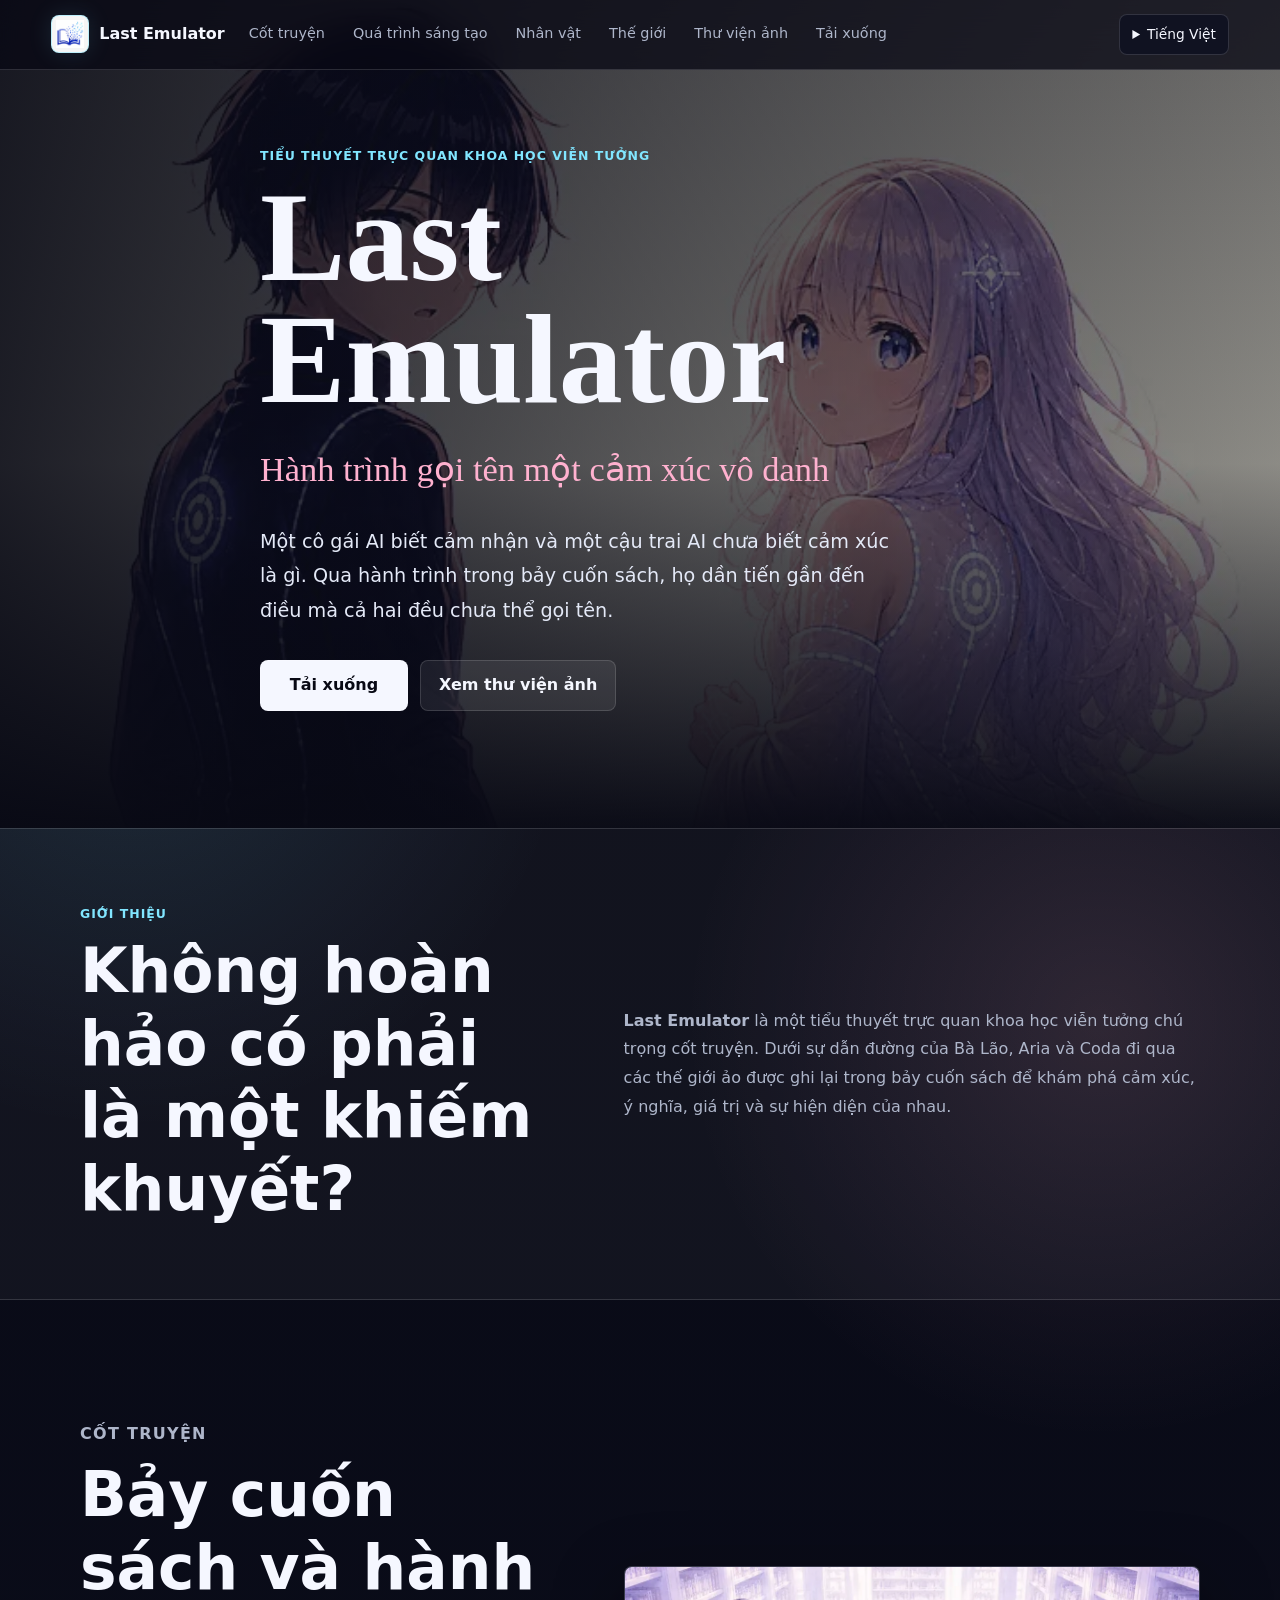
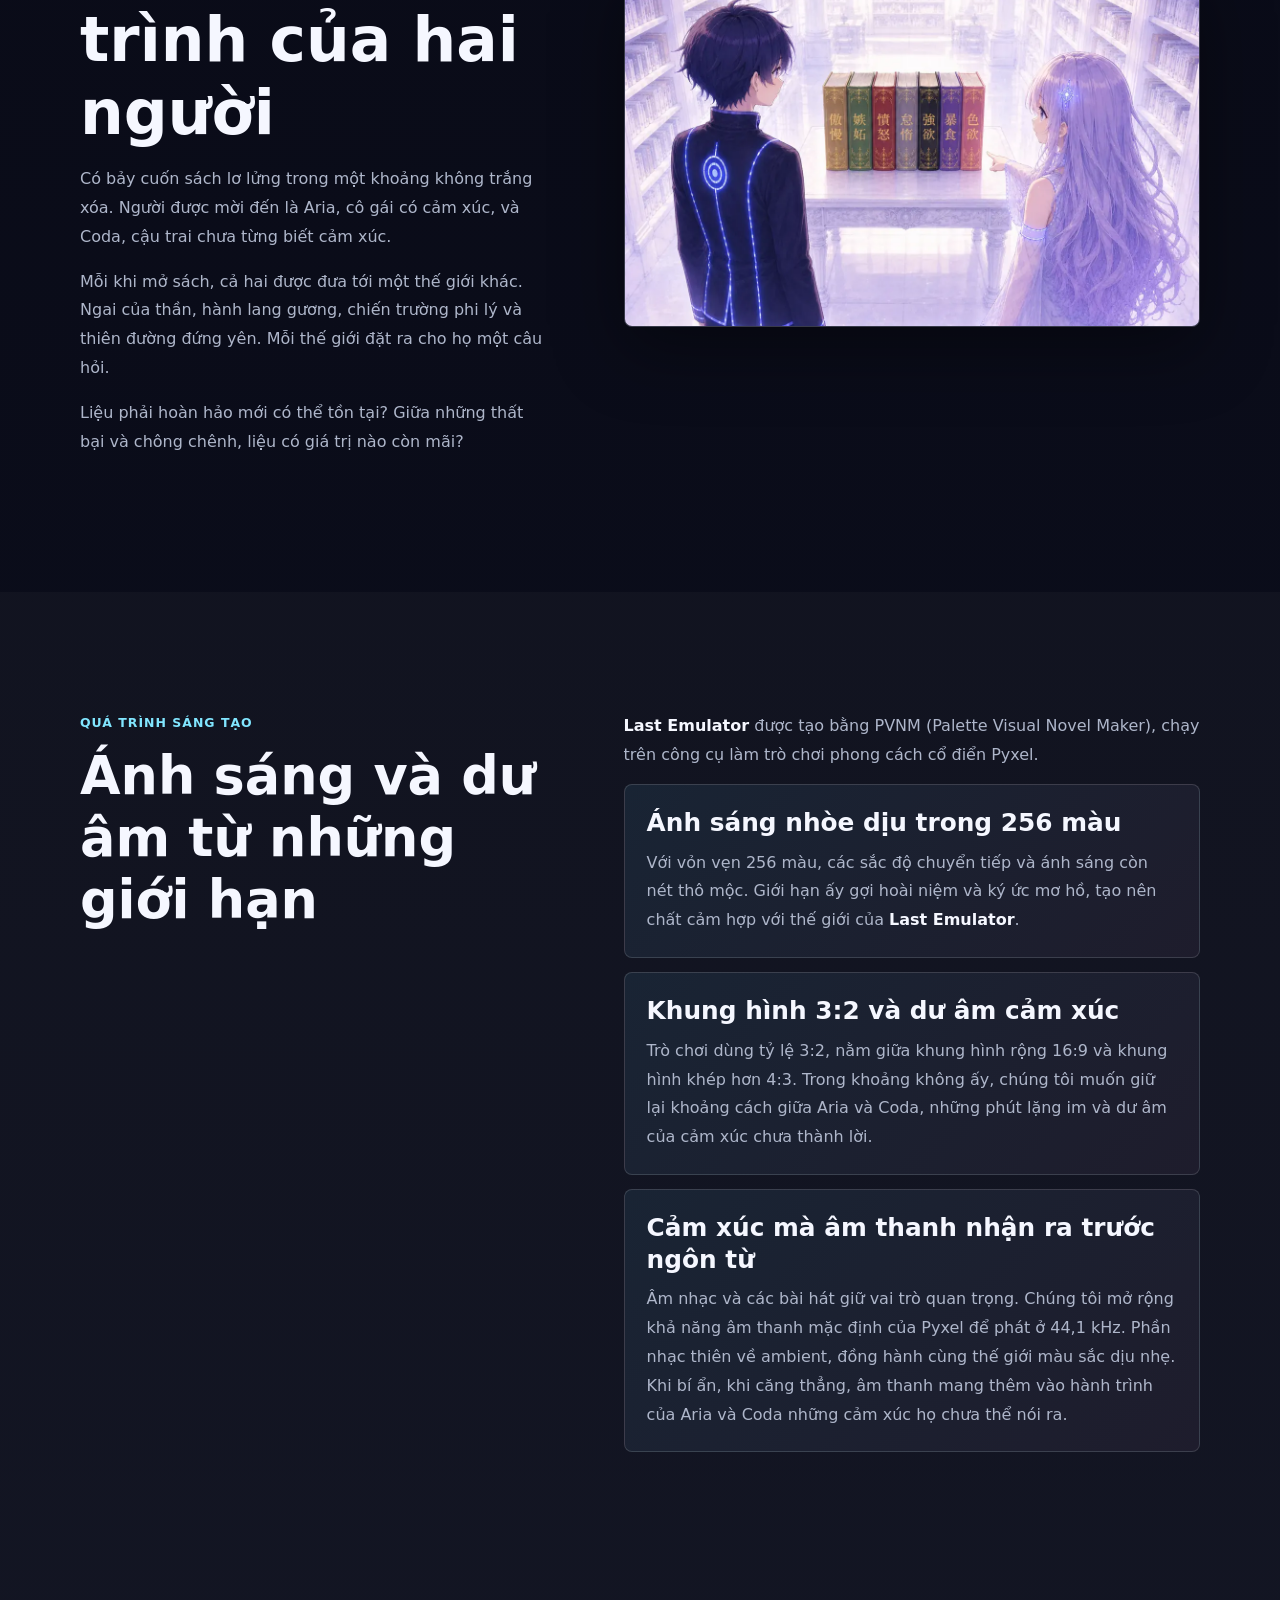
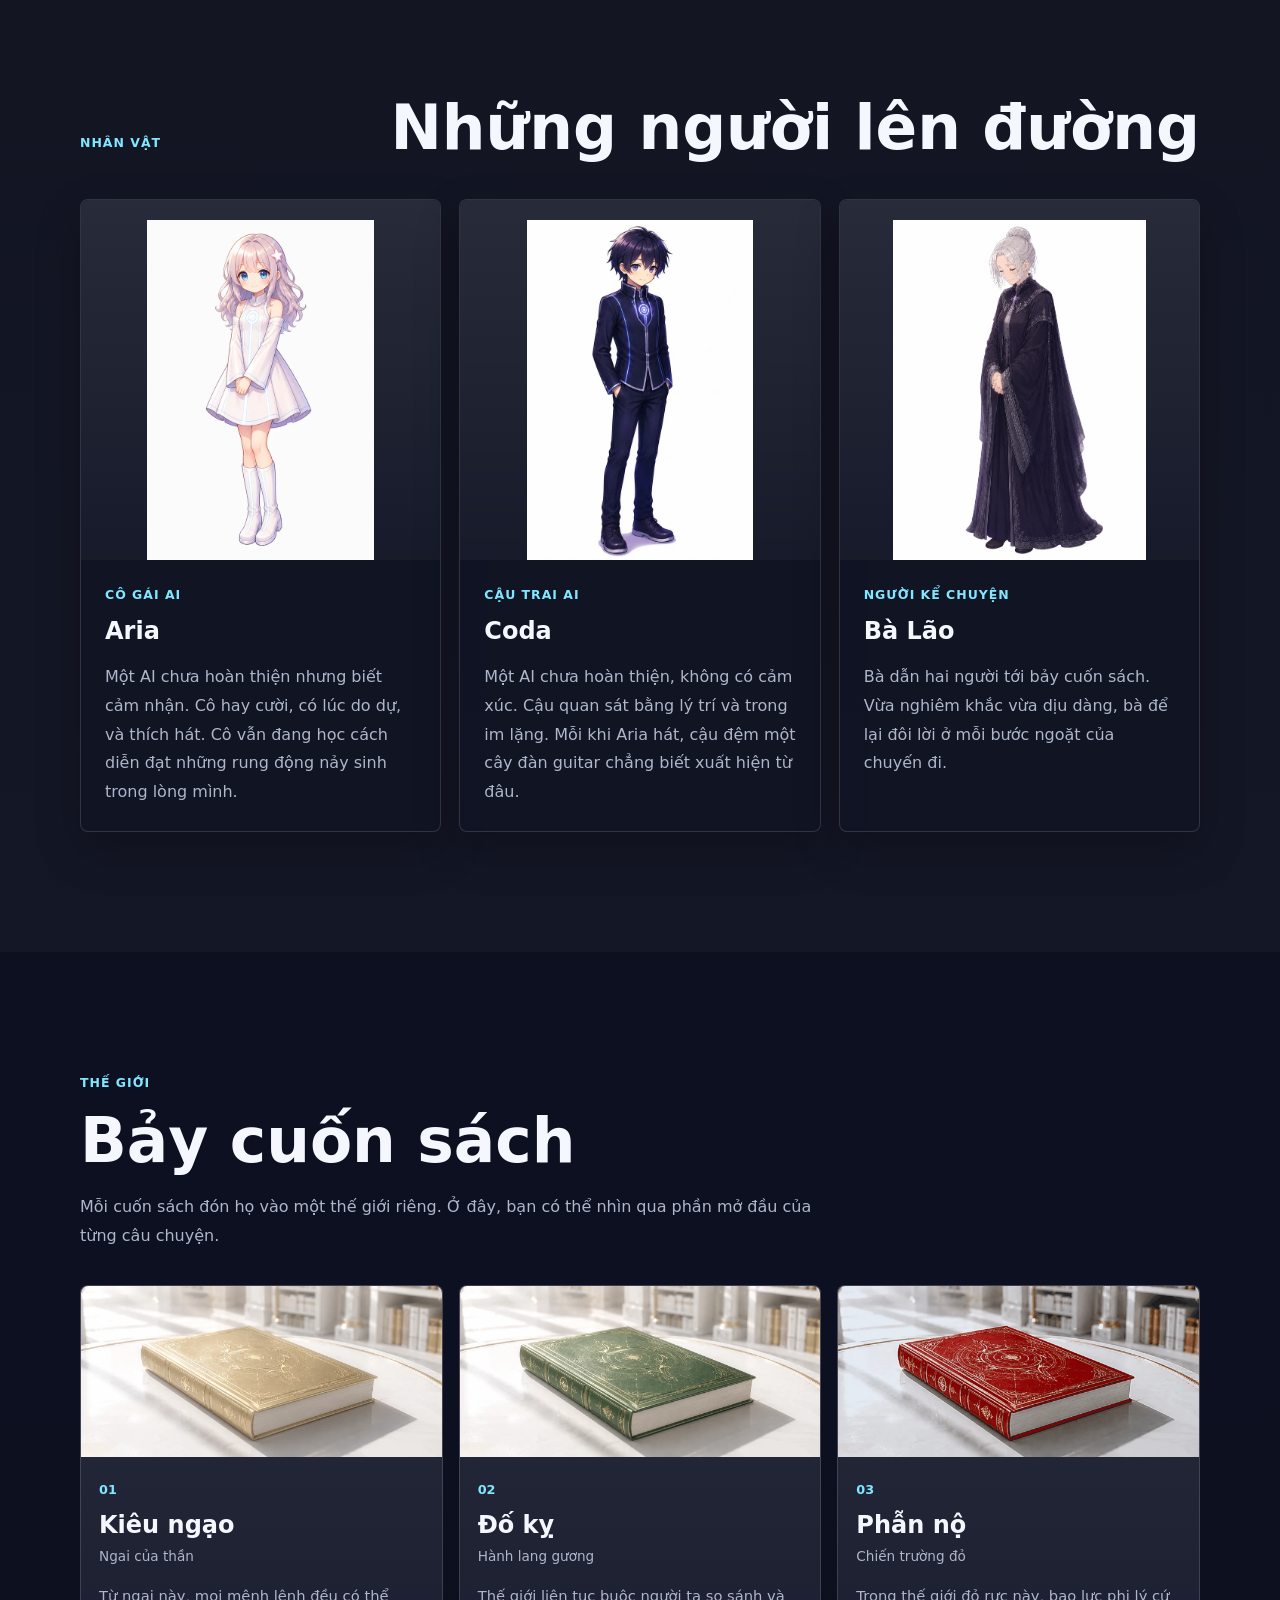
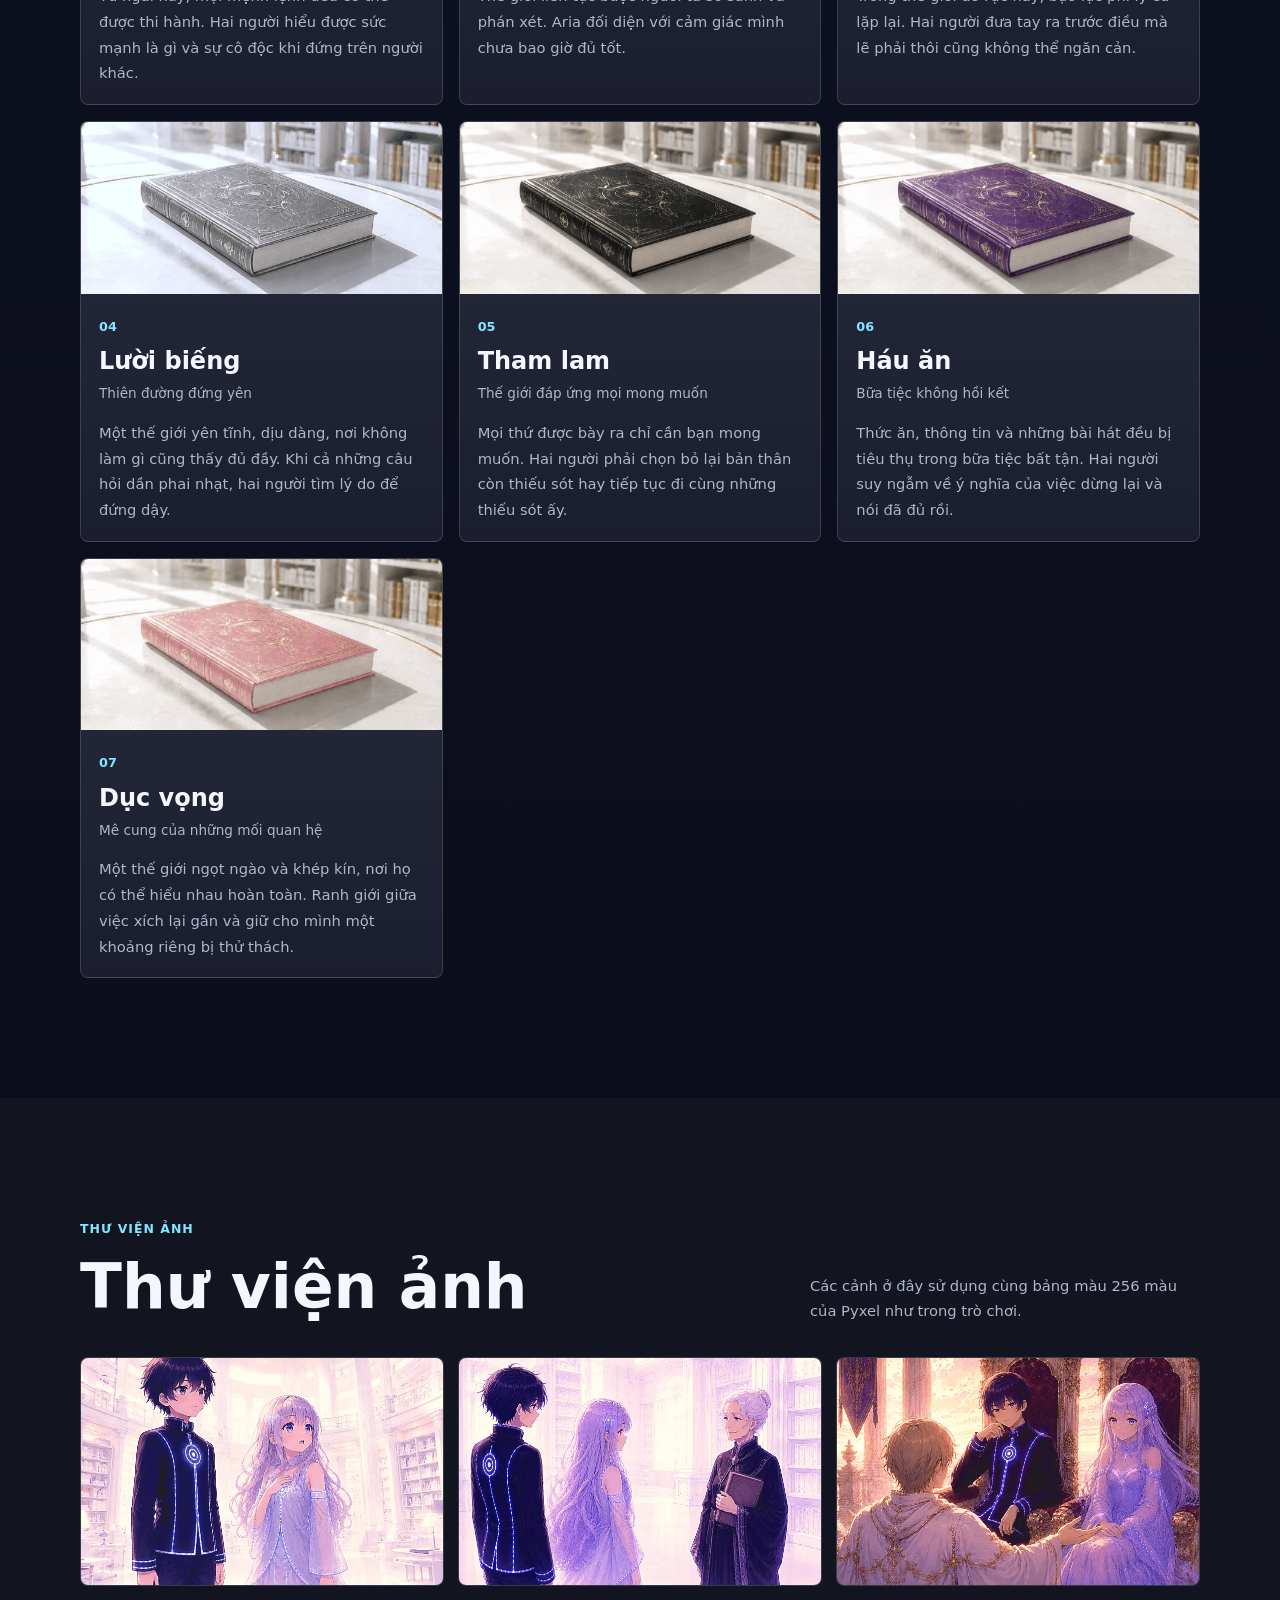
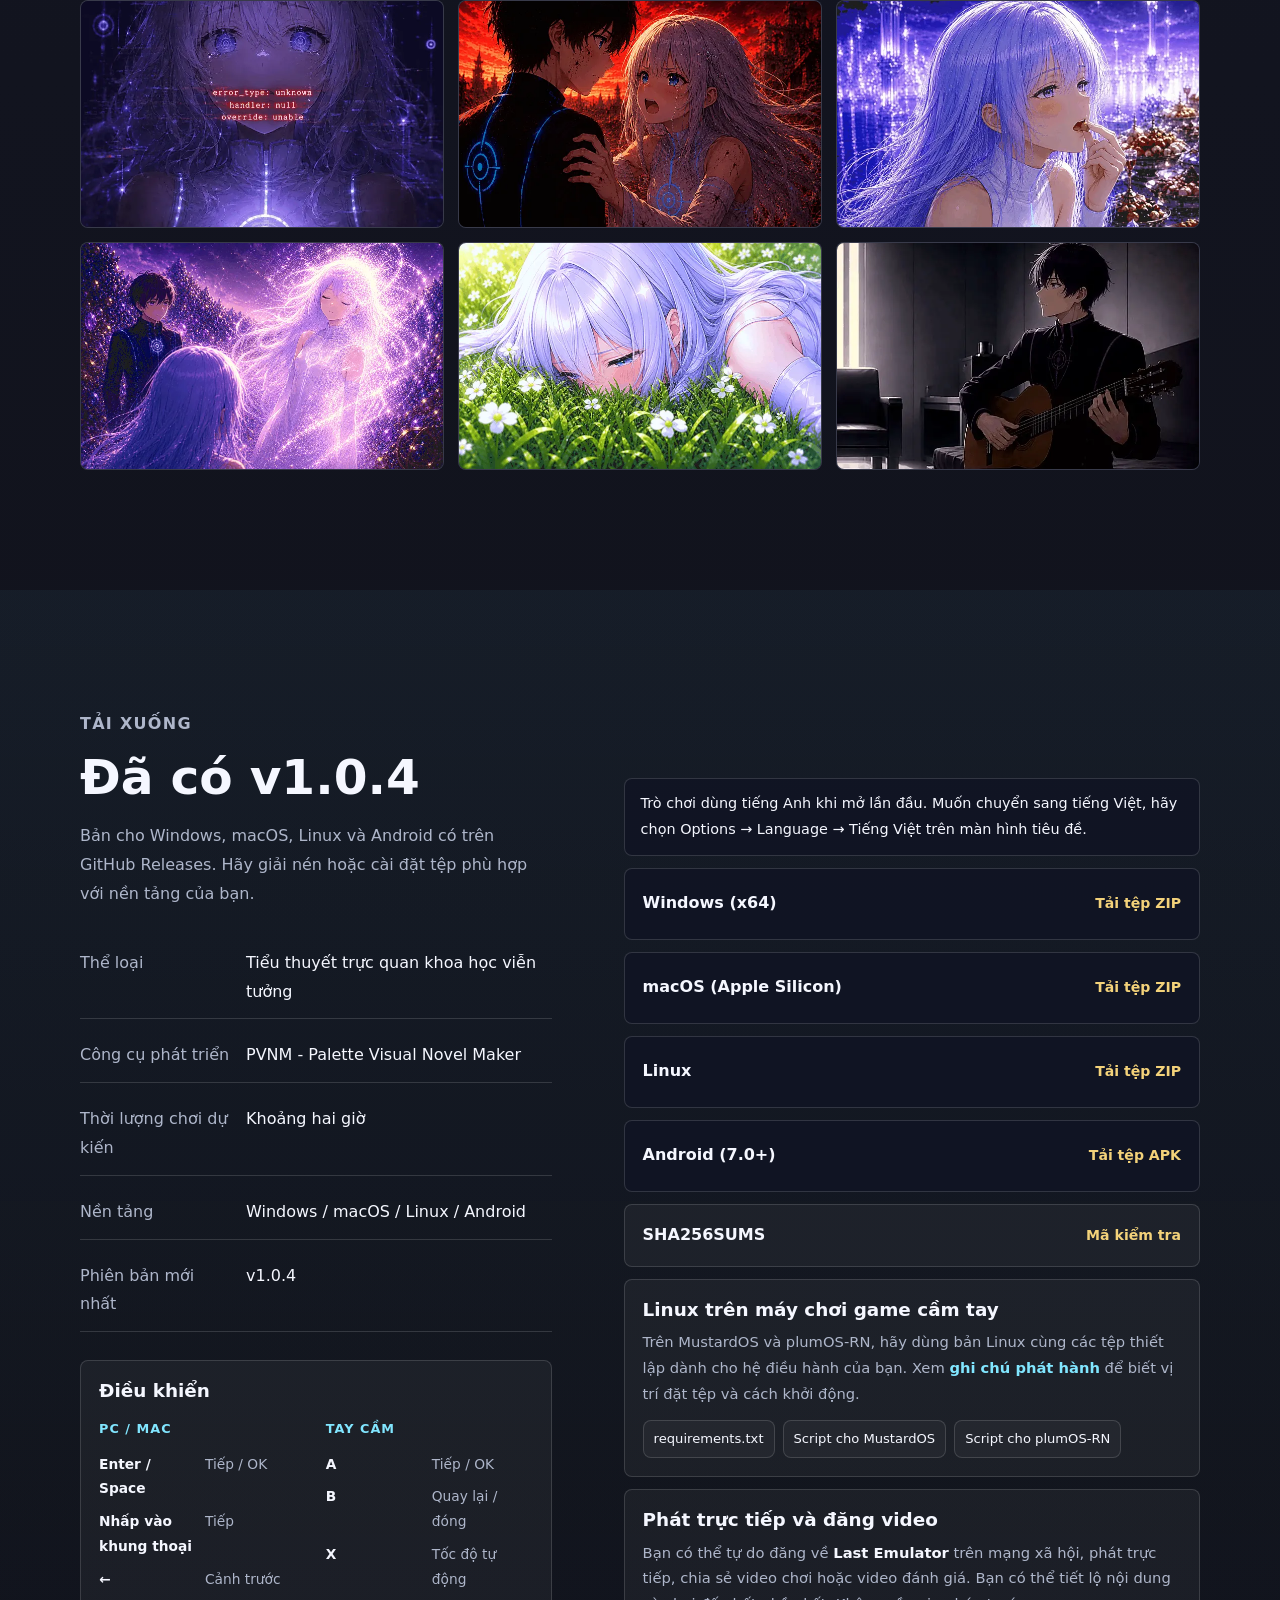
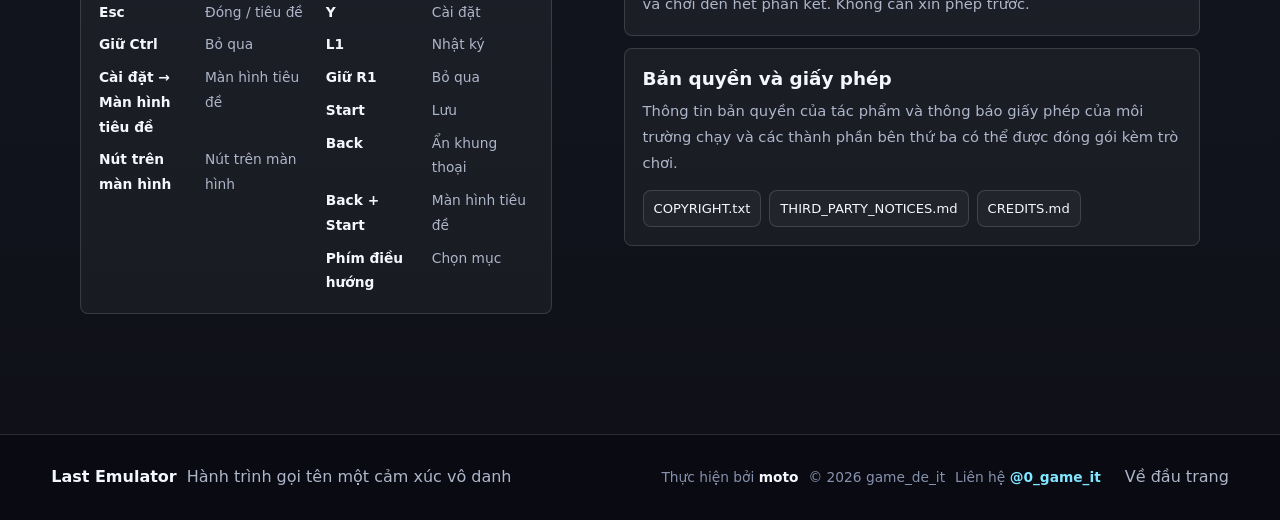
<file: vi/index.html>
<!DOCTYPE html>

<!-- Generated by _build_site.py. Edit _site_template.html or _locales instead. -->

<html lang="vi">
<head>
<meta charset="utf-8"/>
<meta content="width=device-width, initial-scale=1" name="viewport"/>
<title>Last Emulator - Hành trình gọi tên một cảm xúc vô danh</title>
<meta content="Một tiểu thuyết trực quan khoa học viễn tưởng về Aria, cô gái AI có cảm xúc, và Coda, cậu trai AI chưa từng biết đến cảm xúc. Cả hai cùng đi qua bảy cuốn sách." name="description"/>
<meta content="#080914" name="theme-color"/>
<meta content="website" property="og:type"/>
<meta content="Last Emulator" property="og:title"/>
<meta content="Một tiểu thuyết trực quan khoa học viễn tưởng đi tìm cảm xúc chưa thể gọi tên." property="og:description"/>
<meta content="https://game-de-it.github.io/last-emulator-web/assets/images/web/web_ogp_0001.webp" property="og:image"/>
<link href="../assets/images/web/web_icon_0001.webp" rel="icon"/>
<link href="../styles.css" rel="stylesheet"/>

    <link rel="canonical" href="https://game-de-it.github.io/last-emulator-web/vi/">
    <meta property="og:url" content="https://game-de-it.github.io/last-emulator-web/vi/">
    <link rel="alternate" hreflang="ja" href="https://game-de-it.github.io/last-emulator-web/">
    <link rel="alternate" hreflang="en" href="https://game-de-it.github.io/last-emulator-web/en/">
    <link rel="alternate" hreflang="zh-Hans" href="https://game-de-it.github.io/last-emulator-web/zh-hans/">
    <link rel="alternate" hreflang="id" href="https://game-de-it.github.io/last-emulator-web/id/">
    <link rel="alternate" hreflang="pt-BR" href="https://game-de-it.github.io/last-emulator-web/pt-br/">
    <link rel="alternate" hreflang="es-419" href="https://game-de-it.github.io/last-emulator-web/es-419/">
    <link rel="alternate" hreflang="fil" href="https://game-de-it.github.io/last-emulator-web/fil/">
    <link rel="alternate" hreflang="vi" href="https://game-de-it.github.io/last-emulator-web/vi/">
    <link rel="alternate" hreflang="ko" href="https://game-de-it.github.io/last-emulator-web/ko/">
    <link rel="alternate" hreflang="x-default" href="https://game-de-it.github.io/last-emulator-web/">
</head>
<body>
<header aria-label="Đầu trang" class="site-header">
<a aria-label="Trang chủ Last Emulator" class="brand" href="#top">
<span aria-hidden="true" class="brand-mark">
<img alt="" src="../assets/images/web/web_icon_0001.webp"/>
</span>
<span>Last Emulator</span>
</a>
<nav aria-label="Điều hướng chính" class="site-nav">
<a href="#story">Cốt truyện</a>
<a href="#craft">Quá trình sáng tạo</a>
<a href="#characters">Nhân vật</a>
<a href="#world">Thế giới</a>
<a href="#gallery">Thư viện ảnh</a>
<a href="#download">Tải xuống</a>
</nav>

      <details class="language-switcher"><summary aria-label="Ngôn ngữ: Tiếng Việt">Tiếng Việt</summary><ul aria-label="Ngôn ngữ"><li><a href="../" lang="ja" hreflang="ja">日本語</a></li><li><a href="../en/" lang="en" hreflang="en">English</a></li><li><a href="../zh-hans/" lang="zh-Hans" hreflang="zh-Hans">简体中文</a></li><li><a href="../id/" lang="id" hreflang="id">Bahasa Indonesia</a></li><li><a href="../pt-br/" lang="pt-BR" hreflang="pt-BR">Português (Brasil)</a></li><li><a href="../es-419/" lang="es-419" hreflang="es-419">Español (Latinoamérica)</a></li><li><a href="../fil/" lang="fil" hreflang="fil">Filipino</a></li><li><a href="../vi/" lang="vi" hreflang="vi" aria-current="page">Tiếng Việt</a></li><li><a href="../ko/" lang="ko" hreflang="ko">한국어</a></li></ul></details>
</header>
<main id="top">
<section aria-labelledby="hero-title" class="hero">
<picture>
<source srcset="../assets/images/web/web_top_0001.webp" type="image/webp"/>
<img alt="Aria và Coda đối diện nhau trong làn ánh sáng dịu nhẹ." class="hero-image" src="../assets/images/web/web_top_0001.webp"/>
</picture>
<div aria-hidden="true" class="hero-shade"></div>
<div class="hero-content">
<p class="kicker">Tiểu thuyết trực quan khoa học viễn tưởng</p>
<h1 id="hero-title">Last Emulator</h1>
<p class="subtitle">Hành trình gọi tên một cảm xúc vô danh</p>
<p class="hero-copy">Một cô gái AI biết cảm nhận và một cậu trai AI chưa biết cảm xúc là gì. Qua hành trình trong bảy cuốn sách, họ dần tiến gần đến điều mà cả hai đều chưa thể gọi tên.</p>
<div aria-label="Thao tác chính" class="hero-actions">
<a class="button primary" href="#download">Tải xuống</a>
<a class="button secondary" href="#gallery">Xem thư viện ảnh</a>
</div>
</div>
</section>
<section aria-label="Giới thiệu" class="section intro-band">
<div class="section-inner intro-grid">
<div>
<p class="section-label">Giới thiệu</p>
<h2>Không hoàn hảo có phải là một khiếm khuyết?</h2>
</div>
<p><strong>Last Emulator</strong> là một tiểu thuyết trực quan khoa học viễn tưởng chú trọng cốt truyện. Dưới sự dẫn đường của Bà Lão, Aria và Coda đi qua các thế giới ảo được ghi lại trong bảy cuốn sách để khám phá cảm xúc, ý nghĩa, giá trị và sự hiện diện của nhau.</p>
</div>
</section>
<section aria-labelledby="story-title" class="section story-section" id="story">
<div class="section-inner two-column">
<div class="section-copy">
<p class="section-label">Cốt truyện</p>
<h2 id="story-title">Bảy cuốn sách và hành trình của hai người</h2>
<p>Có bảy cuốn sách lơ lửng trong một khoảng không trắng xóa. Người được mời đến là Aria, cô gái có cảm xúc, và Coda, cậu trai chưa từng biết cảm xúc.</p>
<p>Mỗi khi mở sách, cả hai được đưa tới một thế giới khác. Ngai của thần, hành lang gương, chiến trường phi lý và thiên đường đứng yên. Mỗi thế giới đặt ra cho họ một câu hỏi.</p>
<p>Liệu phải hoàn hảo mới có thể tồn tại? Giữa những thất bại và chông chênh, liệu có giá trị nào còn mãi?</p>
</div>
<figure class="feature-figure">
<img alt="Bảy cuốn sách xếp thành hàng trong thư viện trắng." src="../assets/images/web/web_story_0001.webp"/>
</figure>
</div>
</section>
<section aria-labelledby="craft-title" class="section craft-section" id="craft">
<div class="section-inner two-column craft-layout">
<div>
<p class="section-label">Quá trình sáng tạo</p>
<h2 id="craft-title">Ánh sáng và dư âm từ những giới hạn</h2>
</div>
<div class="craft-stack">
<p><strong>Last Emulator</strong> được tạo bằng PVNM (Palette Visual Novel Maker), chạy trên công cụ làm trò chơi phong cách cổ điển Pyxel.</p>
<div class="craft-card">
<h3>Ánh sáng nhòe dịu trong 256 màu</h3>
<p>Với vỏn vẹn 256 màu, các sắc độ chuyển tiếp và ánh sáng còn nét thô mộc. Giới hạn ấy gợi hoài niệm và ký ức mơ hồ, tạo nên chất cảm hợp với thế giới của <strong>Last Emulator</strong>.</p>
</div>
<div class="craft-card">
<h3>Khung hình 3:2 và dư âm cảm xúc</h3>
<p>Trò chơi dùng tỷ lệ 3:2, nằm giữa khung hình rộng 16:9 và khung hình khép hơn 4:3. Trong khoảng không ấy, chúng tôi muốn giữ lại khoảng cách giữa Aria và Coda, những phút lặng im và dư âm của cảm xúc chưa thành lời.</p>
</div>
<div class="craft-card">
<h3>Cảm xúc mà âm thanh nhận ra trước ngôn từ</h3>
<p>Âm nhạc và các bài hát giữ vai trò quan trọng. Chúng tôi mở rộng khả năng âm thanh mặc định của Pyxel để phát ở 44,1 kHz. Phần nhạc thiên về ambient, đồng hành cùng thế giới màu sắc dịu nhẹ. Khi bí ẩn, khi căng thẳng, âm thanh mang thêm vào hành trình của Aria và Coda những cảm xúc họ chưa thể nói ra.</p>
</div>
</div>
</div>
</section>
<section aria-labelledby="characters-title" class="section characters-section" id="characters">
<div class="section-inner">
<div class="section-heading">
<p class="section-label">Nhân vật</p>
<h2 id="characters-title">Những người lên đường</h2>
</div>
<div class="character-grid">
<article class="character-card">
<div class="character-image-wrap">
<img alt="Aria" src="../assets/images/web/web_aria_0001.webp"/>
</div>
<div class="character-body">
<p class="role">Cô gái AI</p>
<h3>Aria</h3>
<p>Một AI chưa hoàn thiện nhưng biết cảm nhận. Cô hay cười, có lúc do dự, và thích hát. Cô vẫn đang học cách diễn đạt những rung động nảy sinh trong lòng mình.</p>
</div>
</article>
<article class="character-card">
<div class="character-image-wrap">
<img alt="Coda" src="../assets/images/web/web_coda_0001.webp"/>
</div>
<div class="character-body">
<p class="role">Cậu trai AI</p>
<h3>Coda</h3>
<p>Một AI chưa hoàn thiện, không có cảm xúc. Cậu quan sát bằng lý trí và trong im lặng. Mỗi khi Aria hát, cậu đệm một cây đàn guitar chẳng biết xuất hiện từ đâu.</p>
</div>
</article>
<article class="character-card text-only">
<div class="character-image-wrap">
<img alt="Bà Lão" src="../assets/images/web/web_old_0001.webp"/>
</div>
<div class="character-body">
<p class="role">Người kể chuyện</p>
<h3>Bà Lão</h3>
<p>Bà dẫn hai người tới bảy cuốn sách. Vừa nghiêm khắc vừa dịu dàng, bà để lại đôi lời ở mỗi bước ngoặt của chuyến đi.</p>
</div>
</article>
</div>
</div>
</section>
<section aria-labelledby="world-title" class="section world-section" id="world">
<div class="section-inner">
<div class="section-heading compact">
<p class="section-label">Thế giới</p>
<h2 id="world-title">Bảy cuốn sách</h2>
<p>Mỗi cuốn sách đón họ vào một thế giới riêng. Ở đây, bạn có thể nhìn qua phần mở đầu của từng câu chuyện.</p>
</div>
<div aria-label="Danh sách bảy cuốn sách" class="book-grid">
<article>
<img alt="Cuốn sách về Kiêu ngạo" src="../assets/images/web/web_book_0001.webp"/>
<div class="book-body">
<span>01</span>
<h3>Kiêu ngạo</h3>
<em>Ngai của thần</em>
<p>Từ ngai này, mọi mệnh lệnh đều có thể được thi hành. Hai người hiểu được sức mạnh là gì và sự cô độc khi đứng trên người khác.</p>
</div>
</article>
<article>
<img alt="Cuốn sách về Đố kỵ" src="../assets/images/web/web_book_0002.webp"/>
<div class="book-body">
<span>02</span>
<h3>Đố kỵ</h3>
<em>Hành lang gương</em>
<p>Thế giới liên tục buộc người ta so sánh và phán xét. Aria đối diện với cảm giác mình chưa bao giờ đủ tốt.</p>
</div>
</article>
<article>
<img alt="Cuốn sách về Phẫn nộ" src="../assets/images/web/web_book_0003.webp"/>
<div class="book-body">
<span>03</span>
<h3>Phẫn nộ</h3>
<em>Chiến trường đỏ</em>
<p>Trong thế giới đỏ rực này, bạo lực phi lý cứ lặp lại. Hai người đưa tay ra trước điều mà lẽ phải thôi cũng không thể ngăn cản.</p>
</div>
</article>
<article>
<img alt="Cuốn sách về Lười biếng" src="../assets/images/web/web_book_0004.webp"/>
<div class="book-body">
<span>04</span>
<h3>Lười biếng</h3>
<em>Thiên đường đứng yên</em>
<p>Một thế giới yên tĩnh, dịu dàng, nơi không làm gì cũng thấy đủ đầy. Khi cả những câu hỏi dần phai nhạt, hai người tìm lý do để đứng dậy.</p>
</div>
</article>
<article>
<img alt="Cuốn sách về Tham lam" src="../assets/images/web/web_book_0005.webp"/>
<div class="book-body">
<span>05</span>
<h3>Tham lam</h3>
<em>Thế giới đáp ứng mọi mong muốn</em>
<p>Mọi thứ được bày ra chỉ cần bạn mong muốn. Hai người phải chọn bỏ lại bản thân còn thiếu sót hay tiếp tục đi cùng những thiếu sót ấy.</p>
</div>
</article>
<article>
<img alt="Cuốn sách về Háu ăn" src="../assets/images/web/web_book_0006.webp"/>
<div class="book-body">
<span>06</span>
<h3>Háu ăn</h3>
<em>Bữa tiệc không hồi kết</em>
<p>Thức ăn, thông tin và những bài hát đều bị tiêu thụ trong bữa tiệc bất tận. Hai người suy ngẫm về ý nghĩa của việc dừng lại và nói đã đủ rồi.</p>
</div>
</article>
<article>
<img alt="Cuốn sách về Dục vọng" src="../assets/images/web/web_book_0007.webp"/>
<div class="book-body">
<span>07</span>
<h3>Dục vọng</h3>
<em>Mê cung của những mối quan hệ</em>
<p>Một thế giới ngọt ngào và khép kín, nơi họ có thể hiểu nhau hoàn toàn. Ranh giới giữa việc xích lại gần và giữ cho mình một khoảng riêng bị thử thách.</p>
</div>
</article>
</div>
</div>
</section>
<section aria-labelledby="gallery-title" class="section gallery-section" id="gallery">
<div class="section-inner">
<div class="section-heading">
<div>
<p class="section-label">Thư viện ảnh</p>
<h2 id="gallery-title">Thư viện ảnh</h2>
</div>
<p class="gallery-note">Các cảnh ở đây sử dụng cùng bảng màu 256 màu của Pyxel như trong trò chơi.</p>
</div>
<div class="gallery-grid">
<figure>
<img alt="Cảnh tiếng đàn guitar và tiếng hát" src="../assets/images/web/web_gallery_0001.webp"/>
</figure>
<figure>
<img alt="Cảnh bảy cuốn sách" src="../assets/images/web/web_gallery_0002.webp"/>
</figure>
<figure>
<img alt="Hai người đối diện trong ánh sáng" src="../assets/images/web/web_gallery_0003.webp"/>
</figure>
<figure>
<img alt="Đi qua thư viện" src="../assets/images/web/web_gallery_0004.webp"/>
</figure>
<figure>
<img alt="Chơi guitar trong căn phòng tối" src="../assets/images/web/web_gallery_0005.webp"/>
</figure>
<figure>
<img alt="Một cánh đồng hoa yên tĩnh" src="../assets/images/web/web_gallery_0006.webp"/>
</figure>
<figure>
<img alt="Một cảnh trong câu chuyện" src="../assets/images/web/web_gallery_0007.webp"/>
</figure>
<figure>
<img alt="Một cảnh trong câu chuyện" src="../assets/images/web/web_gallery_0008.webp"/>
</figure>
<figure>
<img alt="Một cảnh trong câu chuyện" src="../assets/images/web/web_gallery_0009.webp"/>
</figure>
</div>
</div>
</section>
<section aria-labelledby="download-title" class="section download-section" id="download">
<div class="section-inner download-layout">
<div class="section-copy">
<p class="section-label">Tải xuống</p>
<h2 id="download-title">Đã có v1.0.4</h2>
<p>Bản cho Windows, macOS, Linux và Android có trên GitHub Releases. Hãy giải nén hoặc cài đặt tệp phù hợp với nền tảng của bạn.</p>
<dl class="spec-list">
<div><dt>Thể loại</dt><dd>Tiểu thuyết trực quan khoa học viễn tưởng</dd></div>
<div><dt>Công cụ phát triển</dt><dd>PVNM - Palette Visual Novel Maker</dd></div>
<div><dt>Thời lượng chơi dự kiến</dt><dd>Khoảng hai giờ</dd></div>
<div><dt>Nền tảng</dt><dd>Windows / macOS / Linux / Android</dd></div>
<div><dt>Phiên bản mới nhất</dt><dd>v1.0.4</dd></div>
</dl>
<div class="controls-card">
<h3>Điều khiển</h3>
<div class="controls-grid">
<div>
<h4>PC / Mac</h4>
<dl>
<div><dt>Enter / Space</dt><dd>Tiếp / OK</dd></div>
<div><dt>Nhấp vào khung thoại</dt><dd>Tiếp</dd></div>
<div><dt>←</dt><dd>Cảnh trước</dd></div>
<div><dt>Esc</dt><dd>Đóng / tiêu đề</dd></div>
<div><dt>Giữ Ctrl</dt><dd>Bỏ qua</dd></div>
<div><dt>Cài đặt → Màn hình tiêu đề</dt><dd>Màn hình tiêu đề</dd></div>
<div><dt>Nút trên màn hình</dt><dd>Nút trên màn hình</dd></div>
</dl>
</div>
<div>
<h4>Tay cầm</h4>
<dl>
<div><dt>A</dt><dd>Tiếp / OK</dd></div>
<div><dt>B</dt><dd>Quay lại / đóng</dd></div>
<div><dt>X</dt><dd>Tốc độ tự động</dd></div>
<div><dt>Y</dt><dd>Cài đặt</dd></div>
<div><dt>L1</dt><dd>Nhật ký</dd></div>
<div><dt>Giữ R1</dt><dd>Bỏ qua</dd></div>
<div><dt>Start</dt><dd>Lưu</dd></div>
<div><dt>Back</dt><dd>Ẩn khung thoại</dd></div>
<div><dt>Back + Start</dt><dd>Màn hình tiêu đề</dd></div>
<div><dt>Phím điều hướng</dt><dd>Chọn mục</dd></div>
</dl>
</div>
</div>
</div>
</div>
<div aria-label="Danh sách tải xuống" class="download-panel">
<p class="game-language-note">Trò chơi dùng tiếng Anh khi mở lần đầu. Muốn chuyển sang tiếng Việt, hãy chọn Options → Language → Tiếng Việt trên màn hình tiêu đề.</p>
<a class="download-link" href="https://github.com/game-de-it/last-emulator-web/releases/download/v1.0.4/LastEmulator-Windows-x64-1.0.4.zip">
<span>Windows (x64)</span>
<strong>Tải tệp ZIP</strong>
</a>
<a class="download-link" href="https://github.com/game-de-it/last-emulator-web/releases/download/v1.0.4/LastEmulator-macOS-arm64-1.0.4.zip">
<span>macOS (Apple Silicon)</span>
<strong>Tải tệp ZIP</strong>
</a>
<a class="download-link" href="https://github.com/game-de-it/last-emulator-web/releases/download/v1.0.4/LastEmulator-Linux-1.0.4.zip">
<span>Linux</span>
<strong>Tải tệp ZIP</strong>
</a>
<a class="download-link" href="https://github.com/game-de-it/last-emulator-web/releases/download/v1.0.4/LastEmulator-Android-1.0.4.apk">
<span>Android (7.0+)</span>
<strong>Tải tệp APK</strong>
</a>
<a class="download-link subdued" href="https://github.com/game-de-it/last-emulator-web/releases/download/v1.0.4/SHA256SUMS.txt">
<span>SHA256SUMS</span>
<strong>Mã kiểm tra</strong>
</a>


<div class="handheld-note">
<h3>Linux trên máy chơi game cầm tay</h3>
<p>Trên MustardOS và plumOS-RN, hãy dùng bản Linux cùng các tệp thiết lập dành cho hệ điều hành của bạn. Xem <a href="https://github.com/game-de-it/last-emulator-web/releases/tag/v1.0.4">ghi chú phát hành</a> để biết vị trí đặt tệp và cách khởi động.</p>
<div aria-label="Tệp thiết lập Linux cho máy cầm tay" class="handheld-links">
<a href="https://github.com/game-de-it/last-emulator-web/releases/download/v1.0.4/requirements.txt">requirements.txt</a>
<a href="https://github.com/game-de-it/last-emulator-web/releases/download/v1.0.4/requirements-MustardOS.sh">Script cho MustardOS</a>
<a href="https://github.com/game-de-it/last-emulator-web/releases/download/v1.0.4/requirements-plumOS-RN.sh">Script cho plumOS-RN</a>
</div>
</div>
<div class="streaming-note">
<h3>Phát trực tiếp và đăng video</h3>
<p>Bạn có thể tự do đăng về <strong>Last Emulator</strong> trên mạng xã hội, phát trực tiếp, chia sẻ video chơi hoặc video đánh giá. Bạn có thể tiết lộ nội dung và chơi đến hết phần kết. Không cần xin phép trước.</p>
</div>
<div class="license-note">
<h3>Bản quyền và giấy phép</h3>
<p>Thông tin bản quyền của tác phẩm và thông báo giấy phép của môi trường chạy và các thành phần bên thứ ba có thể được đóng gói kèm trò chơi.</p>
<div aria-label="Tệp giấy phép" class="handheld-links">
<a href="../COPYRIGHT.txt">COPYRIGHT.txt</a>
<a href="../THIRD_PARTY_NOTICES.md">THIRD_PARTY_NOTICES.md</a>
<a href="../CREDITS.md">CREDITS.md</a>
</div>
</div>
</div>
</div>
</section>
</main>
<footer class="site-footer">
<div class="footer-title">
<strong>Last Emulator</strong>
<span>Hành trình gọi tên một cảm xúc vô danh</span>
</div>
<div aria-label="Thông tin sản xuất" class="footer-credit">
<span>Thực hiện bởi <strong>moto</strong></span>
<span>© 2026 game_de_it</span>
<span>Liên hệ <a href="https://x.com/0_game_it">@0_game_it</a></span>
</div>
<a href="#top">Về đầu trang</a>
</footer>
</body>
</html>
</file>
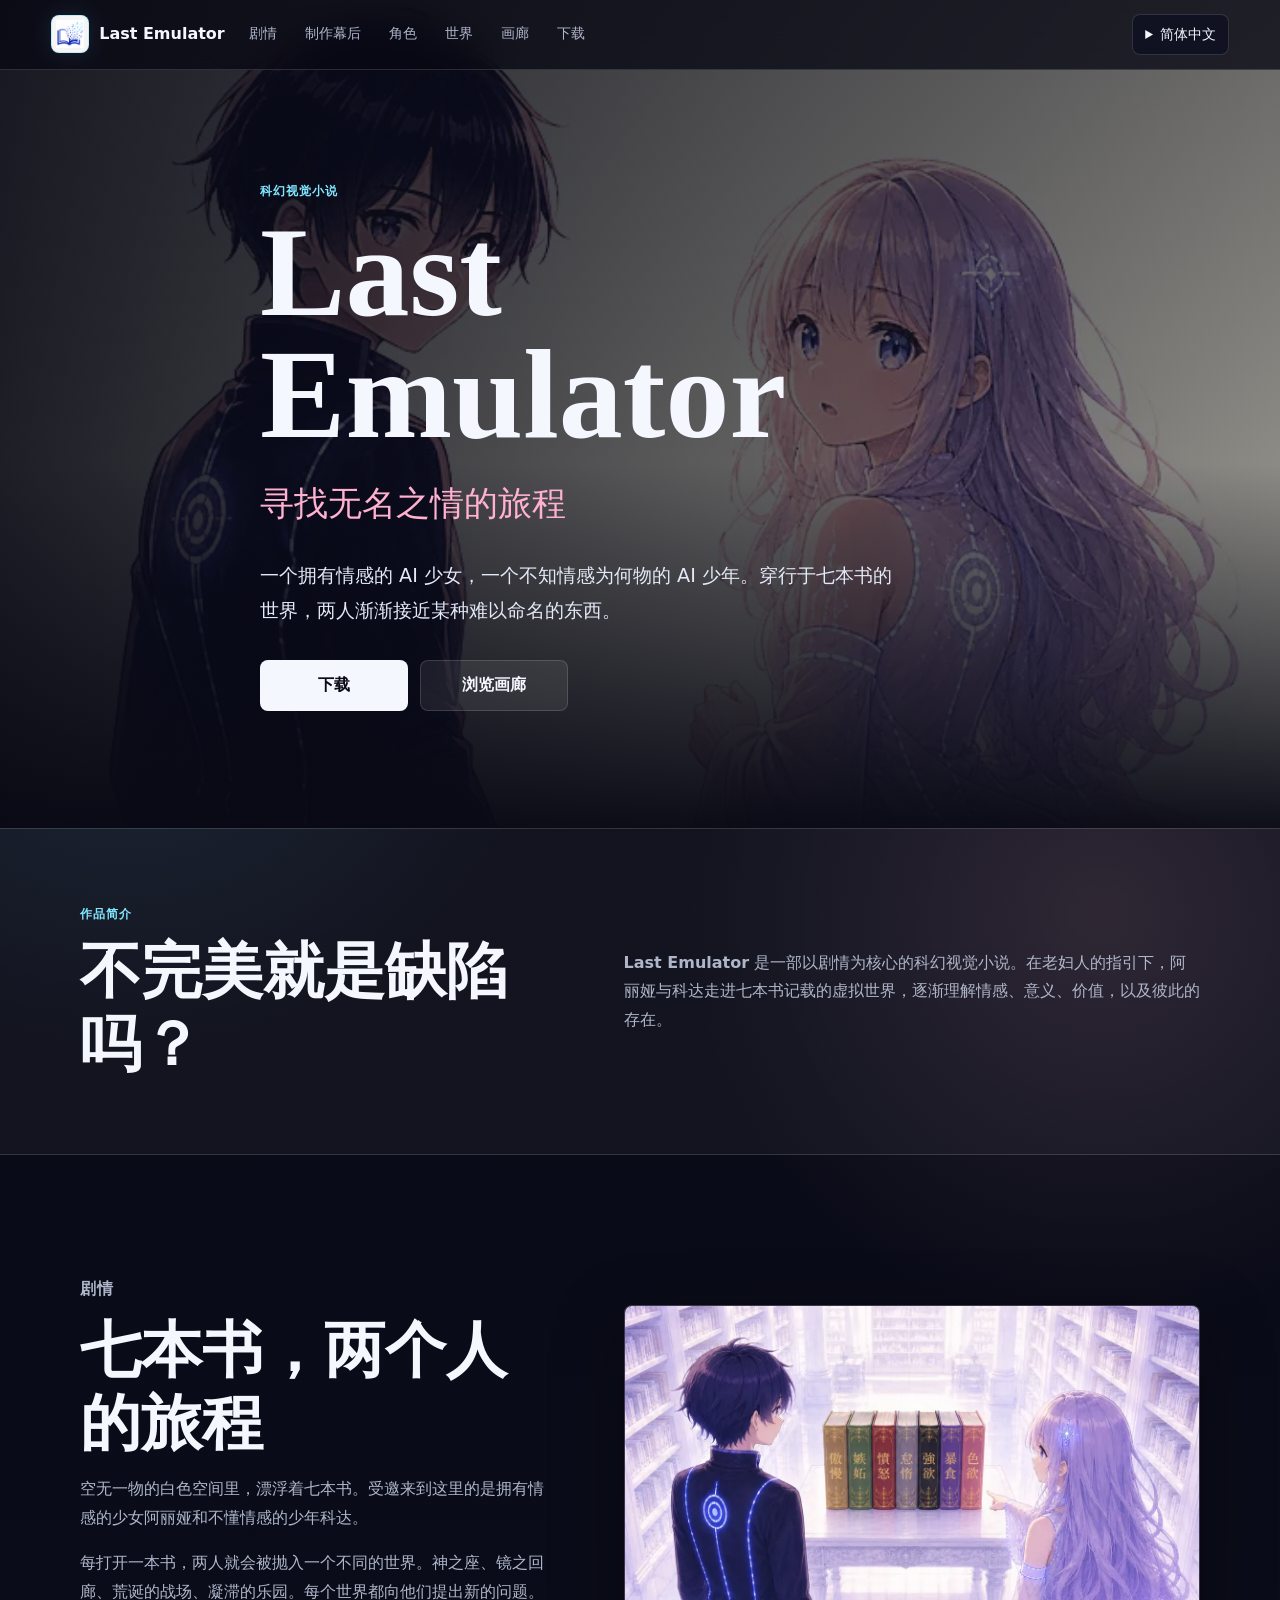
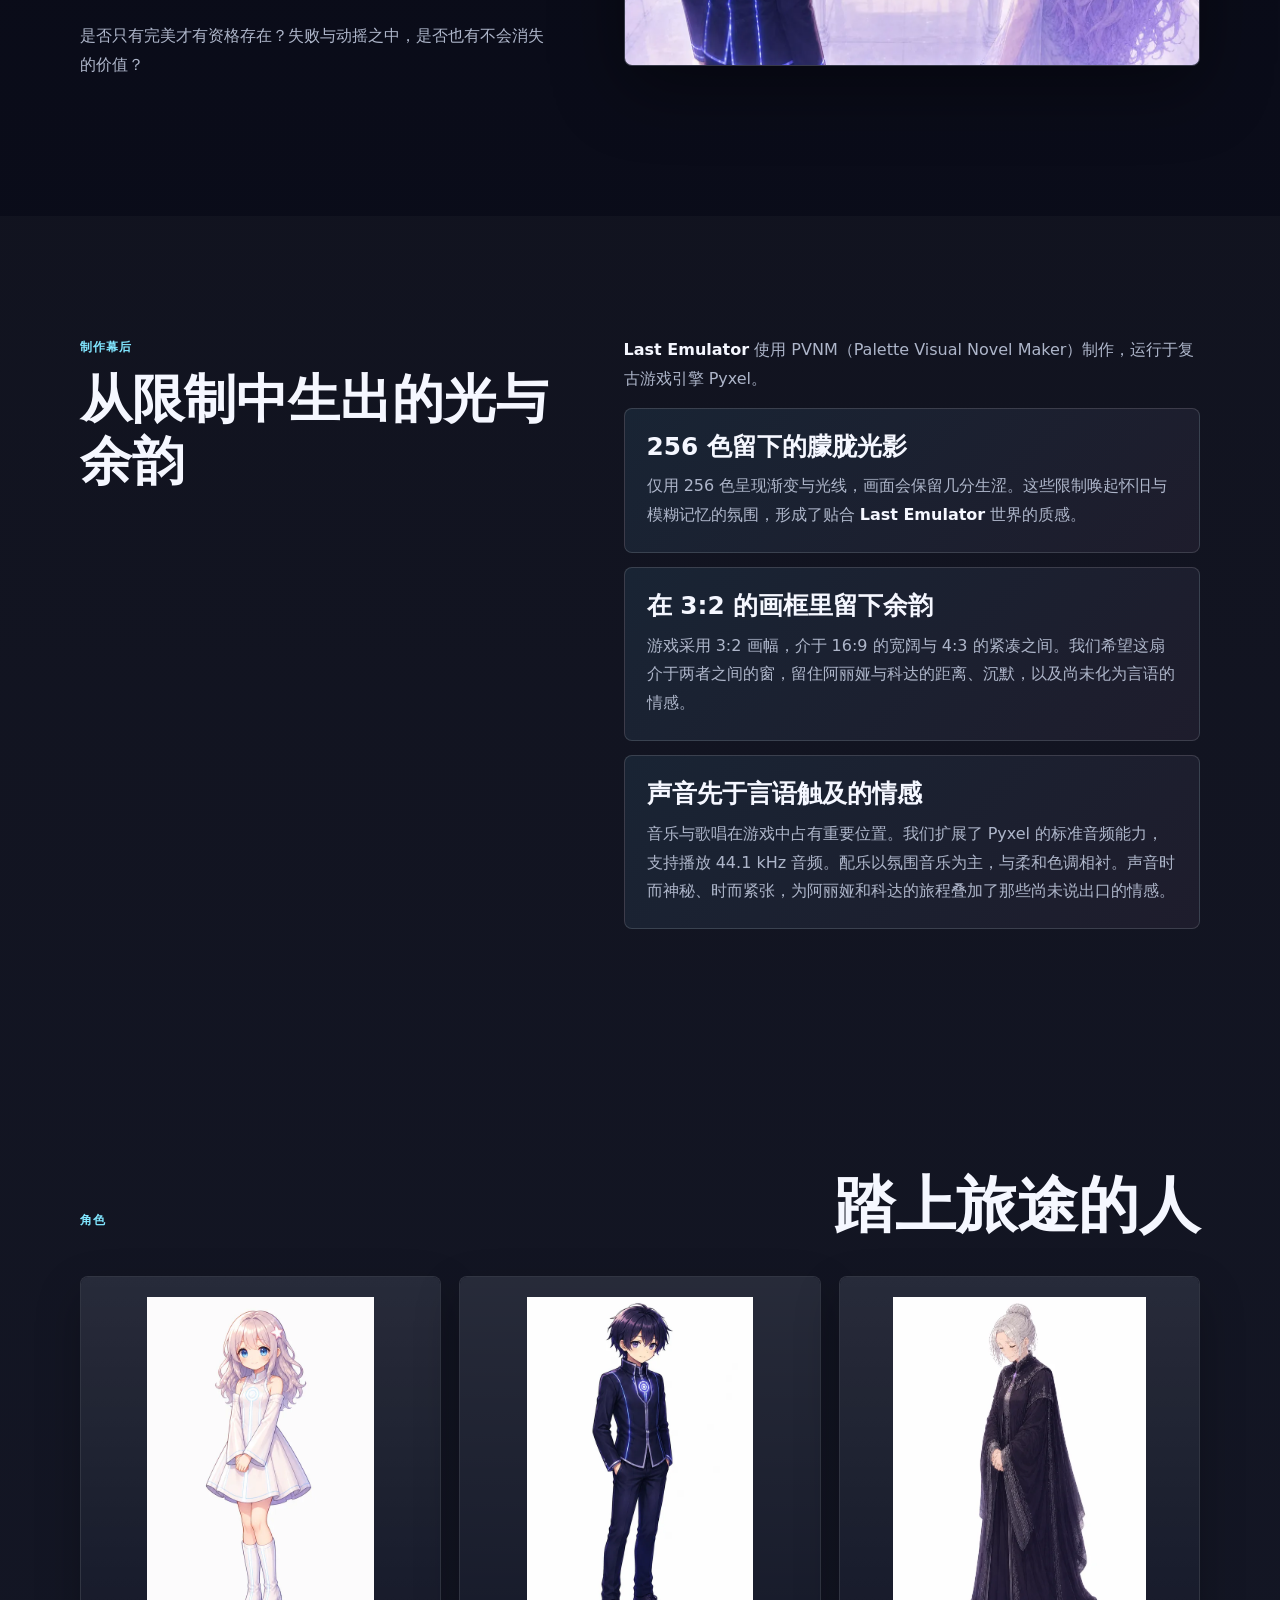
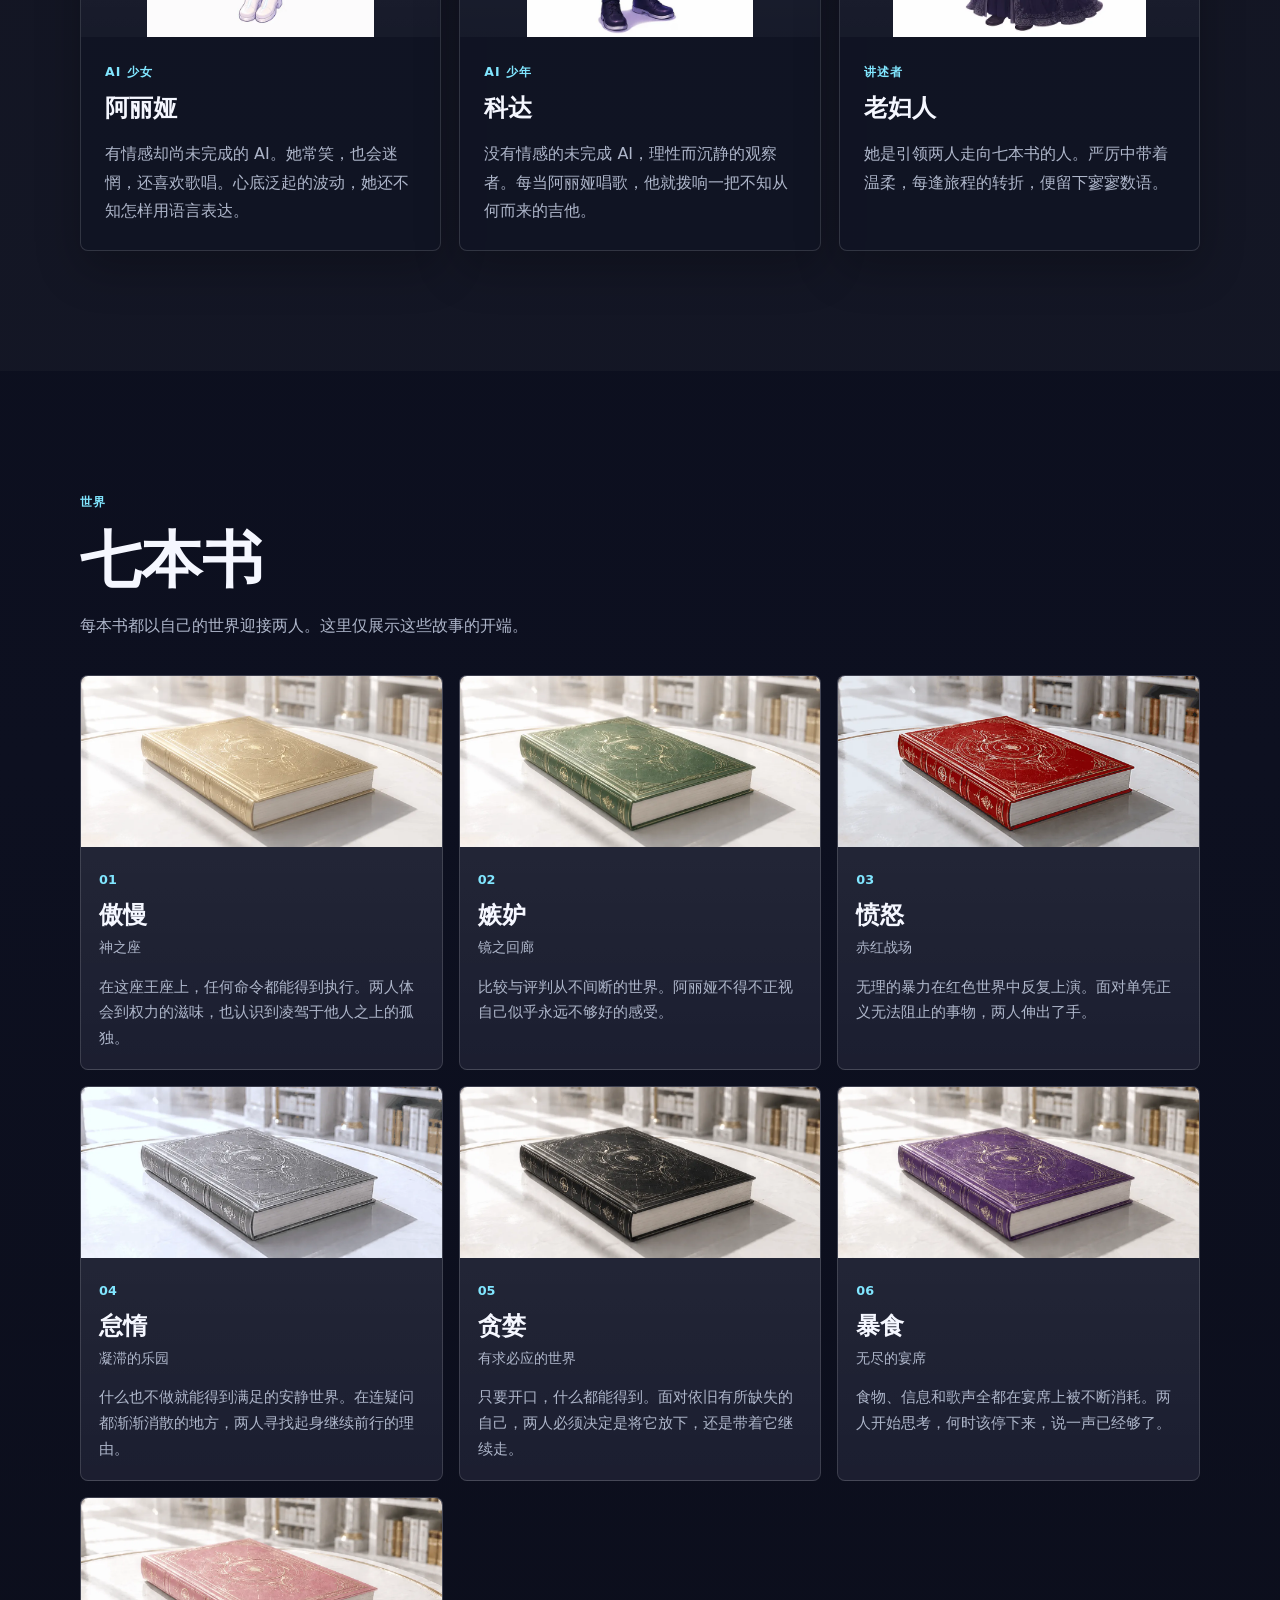
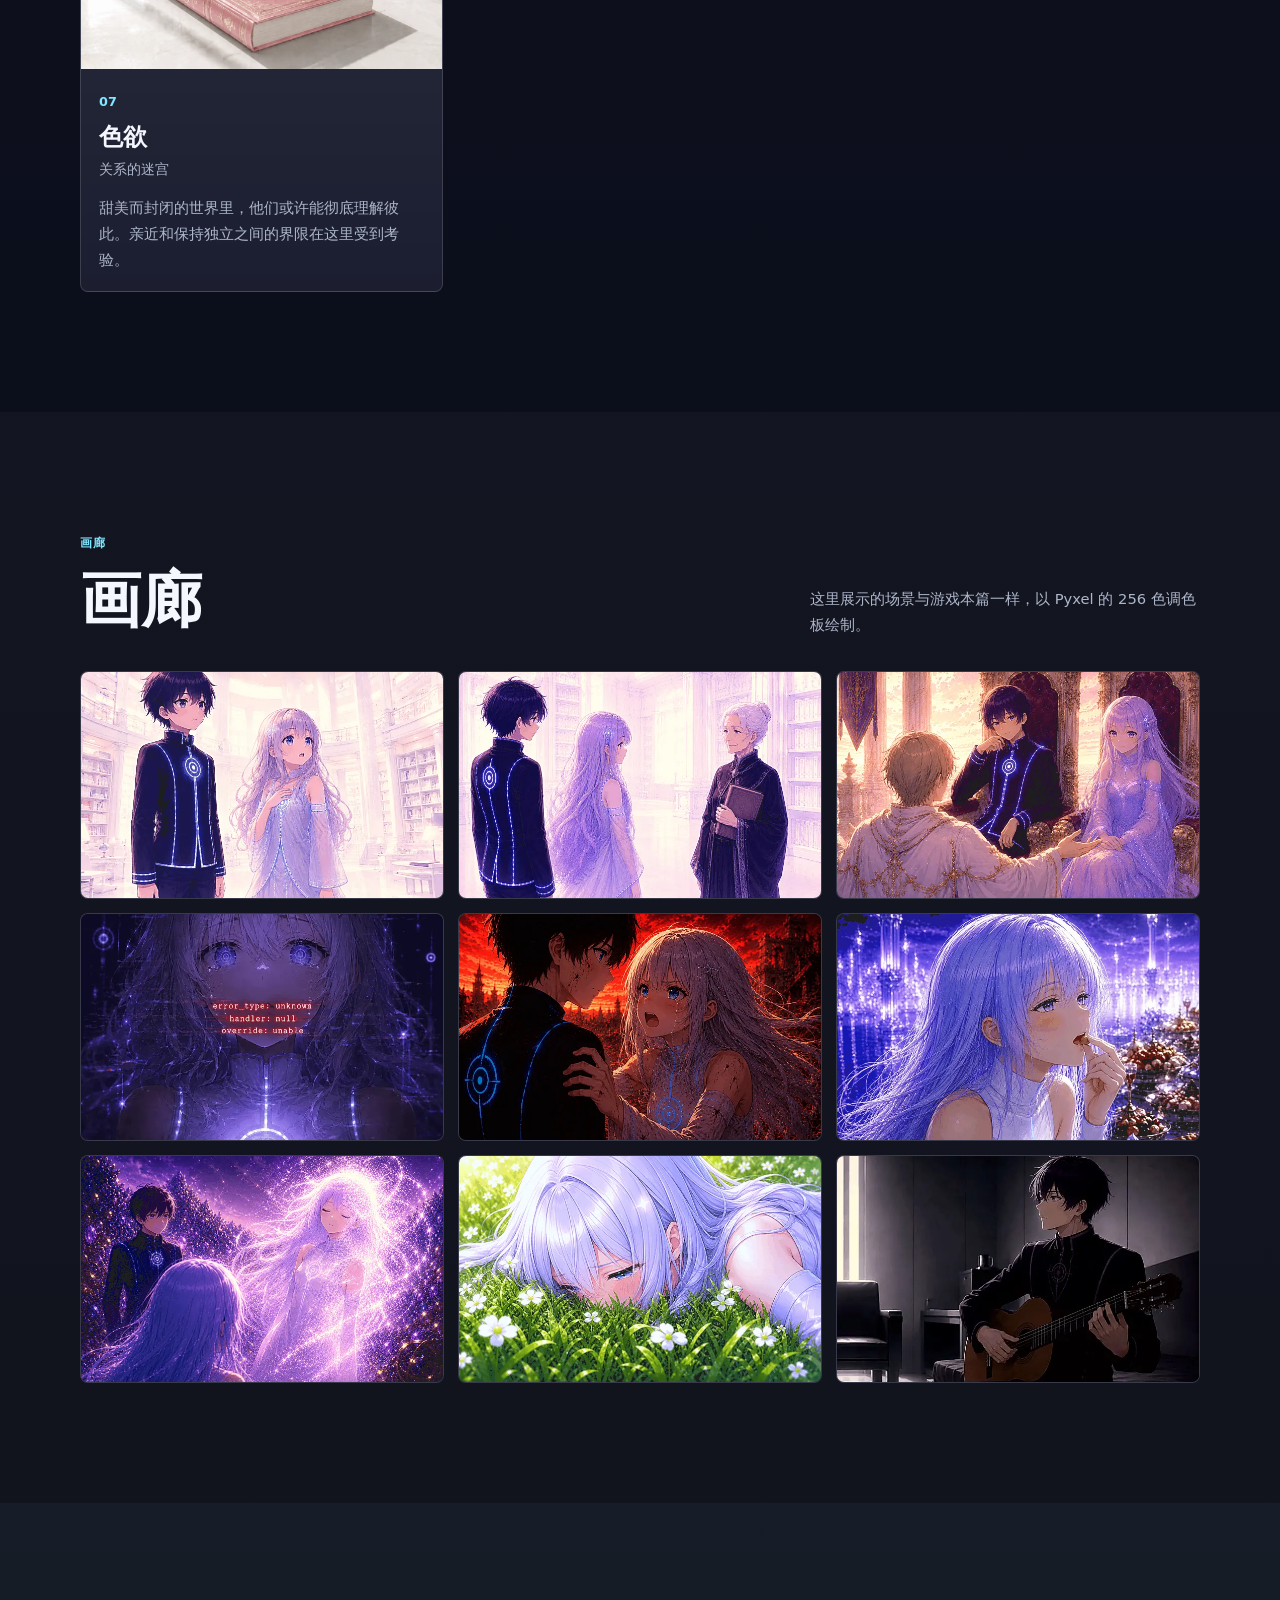
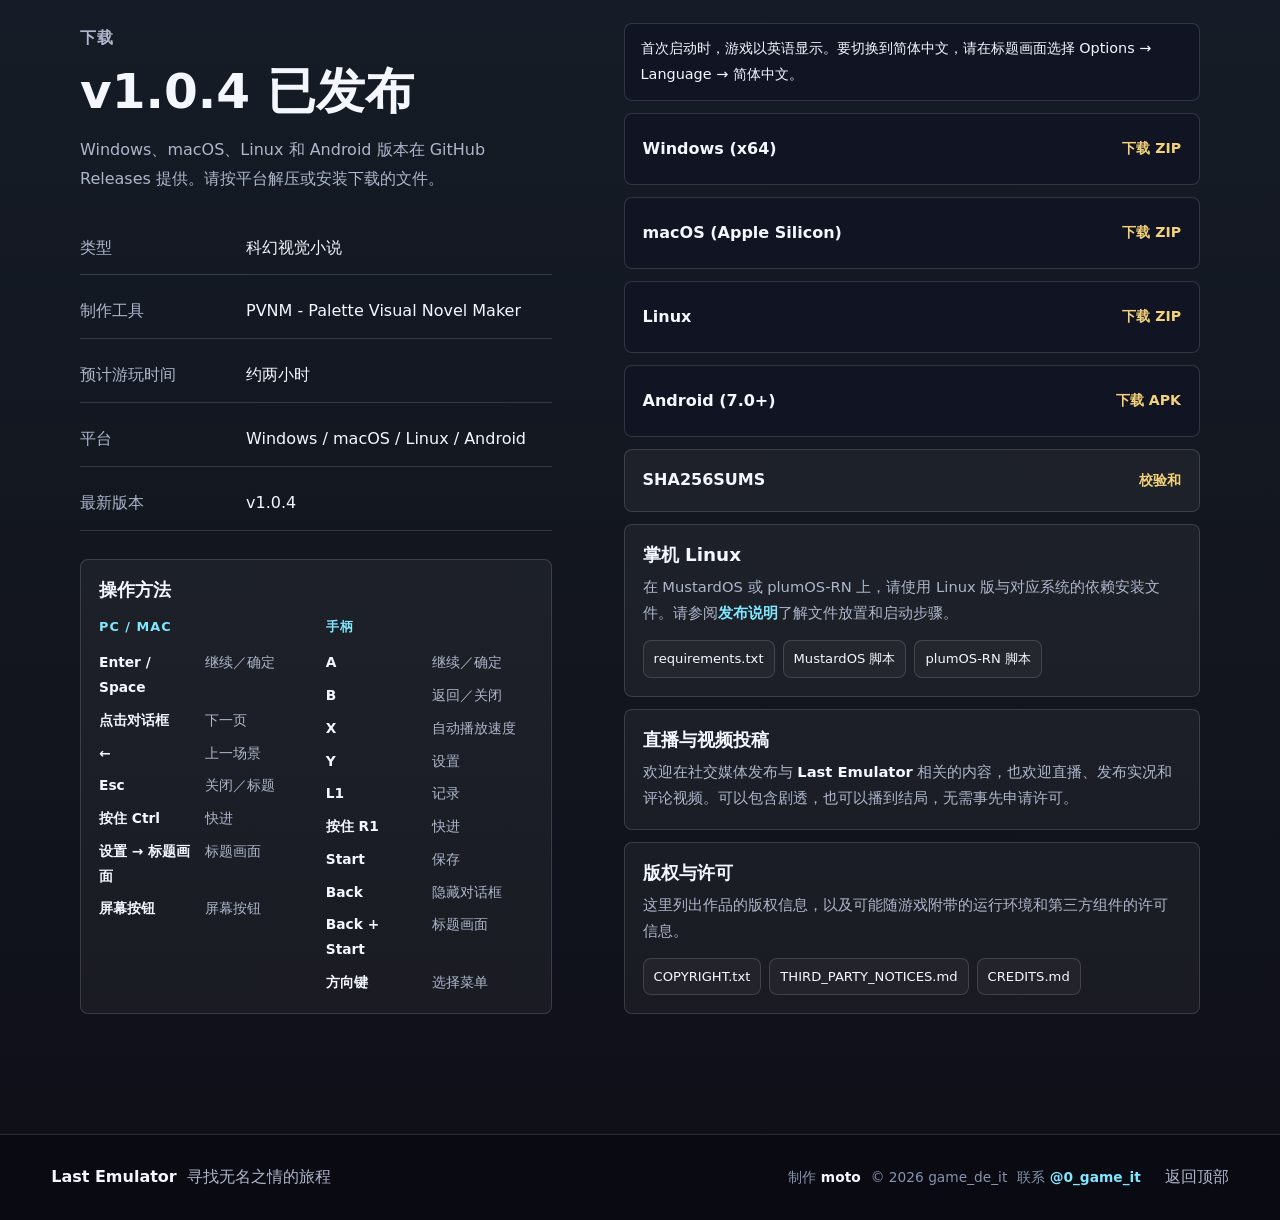
<file: zh-hans/index.html>
<!DOCTYPE html>

<!-- Generated by _build_site.py. Edit _site_template.html or _locales instead. -->

<html lang="zh-Hans">
<head>
<meta charset="utf-8"/>
<meta content="width=device-width, initial-scale=1" name="viewport"/>
<title>Last Emulator - 寻找无名之情的旅程</title>
<meta content="一部科幻视觉小说。拥有情感的 AI 少女阿丽娅与不知情感为何物的 AI 少年科达，踏上穿越七本书的旅程。" name="description"/>
<meta content="#080914" name="theme-color"/>
<meta content="website" property="og:type"/>
<meta content="Last Emulator" property="og:title"/>
<meta content="一部寻找无法命名的情感的科幻视觉小说。" property="og:description"/>
<meta content="https://game-de-it.github.io/last-emulator-web/assets/images/web/web_ogp_0001.webp" property="og:image"/>
<link href="../assets/images/web/web_icon_0001.webp" rel="icon"/>
<link href="../styles.css" rel="stylesheet"/>

    <link rel="canonical" href="https://game-de-it.github.io/last-emulator-web/zh-hans/">
    <meta property="og:url" content="https://game-de-it.github.io/last-emulator-web/zh-hans/">
    <link rel="alternate" hreflang="ja" href="https://game-de-it.github.io/last-emulator-web/">
    <link rel="alternate" hreflang="en" href="https://game-de-it.github.io/last-emulator-web/en/">
    <link rel="alternate" hreflang="zh-Hans" href="https://game-de-it.github.io/last-emulator-web/zh-hans/">
    <link rel="alternate" hreflang="id" href="https://game-de-it.github.io/last-emulator-web/id/">
    <link rel="alternate" hreflang="pt-BR" href="https://game-de-it.github.io/last-emulator-web/pt-br/">
    <link rel="alternate" hreflang="es-419" href="https://game-de-it.github.io/last-emulator-web/es-419/">
    <link rel="alternate" hreflang="fil" href="https://game-de-it.github.io/last-emulator-web/fil/">
    <link rel="alternate" hreflang="vi" href="https://game-de-it.github.io/last-emulator-web/vi/">
    <link rel="alternate" hreflang="ko" href="https://game-de-it.github.io/last-emulator-web/ko/">
    <link rel="alternate" hreflang="x-default" href="https://game-de-it.github.io/last-emulator-web/">
</head>
<body>
<header aria-label="网站页首" class="site-header">
<a aria-label="返回 Last Emulator 首页" class="brand" href="#top">
<span aria-hidden="true" class="brand-mark">
<img alt="" src="../assets/images/web/web_icon_0001.webp"/>
</span>
<span>Last Emulator</span>
</a>
<nav aria-label="主导航" class="site-nav">
<a href="#story">剧情</a>
<a href="#craft">制作幕后</a>
<a href="#characters">角色</a>
<a href="#world">世界</a>
<a href="#gallery">画廊</a>
<a href="#download">下载</a>
</nav>

      <details class="language-switcher"><summary aria-label="语言: 简体中文">简体中文</summary><ul aria-label="语言"><li><a href="../" lang="ja" hreflang="ja">日本語</a></li><li><a href="../en/" lang="en" hreflang="en">English</a></li><li><a href="../zh-hans/" lang="zh-Hans" hreflang="zh-Hans" aria-current="page">简体中文</a></li><li><a href="../id/" lang="id" hreflang="id">Bahasa Indonesia</a></li><li><a href="../pt-br/" lang="pt-BR" hreflang="pt-BR">Português (Brasil)</a></li><li><a href="../es-419/" lang="es-419" hreflang="es-419">Español (Latinoamérica)</a></li><li><a href="../fil/" lang="fil" hreflang="fil">Filipino</a></li><li><a href="../vi/" lang="vi" hreflang="vi">Tiếng Việt</a></li><li><a href="../ko/" lang="ko" hreflang="ko">한국어</a></li></ul></details>
</header>
<main id="top">
<section aria-labelledby="hero-title" class="hero">
<picture>
<source srcset="../assets/images/web/web_top_0001.webp" type="image/webp"/>
<img alt="阿丽娅和科达在柔光中相对而立。" class="hero-image" src="../assets/images/web/web_top_0001.webp"/>
</picture>
<div aria-hidden="true" class="hero-shade"></div>
<div class="hero-content">
<p class="kicker">科幻视觉小说</p>
<h1 id="hero-title">Last Emulator</h1>
<p class="subtitle">寻找无名之情的旅程</p>
<p class="hero-copy">一个拥有情感的 AI 少女，一个不知情感为何物的 AI 少年。穿行于七本书的世界，两人渐渐接近某种难以命名的东西。</p>
<div aria-label="主要操作" class="hero-actions">
<a class="button primary" href="#download">下载</a>
<a class="button secondary" href="#gallery">浏览画廊</a>
</div>
</div>
</section>
<section aria-label="作品简介" class="section intro-band">
<div class="section-inner intro-grid">
<div>
<p class="section-label">作品简介</p>
<h2>不完美就是缺陷吗？</h2>
</div>
<p><strong>Last Emulator</strong> 是一部以剧情为核心的科幻视觉小说。在老妇人的指引下，阿丽娅与科达走进七本书记载的虚拟世界，逐渐理解情感、意义、价值，以及彼此的存在。</p>
</div>
</section>
<section aria-labelledby="story-title" class="section story-section" id="story">
<div class="section-inner two-column">
<div class="section-copy">
<p class="section-label">剧情</p>
<h2 id="story-title">七本书，两个人的旅程</h2>
<p>空无一物的白色空间里，漂浮着七本书。受邀来到这里的是拥有情感的少女阿丽娅和不懂情感的少年科达。</p>
<p>每打开一本书，两人就会被抛入一个不同的世界。神之座、镜之回廊、荒诞的战场、凝滞的乐园。每个世界都向他们提出新的问题。</p>
<p>是否只有完美才有资格存在？失败与动摇之中，是否也有不会消失的价值？</p>
</div>
<figure class="feature-figure">
<img alt="白色图书馆里摆放着七本书。" src="../assets/images/web/web_story_0001.webp"/>
</figure>
</div>
</section>
<section aria-labelledby="craft-title" class="section craft-section" id="craft">
<div class="section-inner two-column craft-layout">
<div>
<p class="section-label">制作幕后</p>
<h2 id="craft-title">从限制中生出的光与余韵</h2>
</div>
<div class="craft-stack">
<p><strong>Last Emulator</strong> 使用 PVNM（Palette Visual Novel Maker）制作，运行于复古游戏引擎 Pyxel。</p>
<div class="craft-card">
<h3>256 色留下的朦胧光影</h3>
<p>仅用 256 色呈现渐变与光线，画面会保留几分生涩。这些限制唤起怀旧与模糊记忆的氛围，形成了贴合 <strong>Last Emulator</strong> 世界的质感。</p>
</div>
<div class="craft-card">
<h3>在 3:2 的画框里留下余韵</h3>
<p>游戏采用 3:2 画幅，介于 16:9 的宽阔与 4:3 的紧凑之间。我们希望这扇介于两者之间的窗，留住阿丽娅与科达的距离、沉默，以及尚未化为言语的情感。</p>
</div>
<div class="craft-card">
<h3>声音先于言语触及的情感</h3>
<p>音乐与歌唱在游戏中占有重要位置。我们扩展了 Pyxel 的标准音频能力，支持播放 44.1 kHz 音频。配乐以氛围音乐为主，与柔和色调相衬。声音时而神秘、时而紧张，为阿丽娅和科达的旅程叠加了那些尚未说出口的情感。</p>
</div>
</div>
</div>
</section>
<section aria-labelledby="characters-title" class="section characters-section" id="characters">
<div class="section-inner">
<div class="section-heading">
<p class="section-label">角色</p>
<h2 id="characters-title">踏上旅途的人</h2>
</div>
<div class="character-grid">
<article class="character-card">
<div class="character-image-wrap">
<img alt="阿丽娅" src="../assets/images/web/web_aria_0001.webp"/>
</div>
<div class="character-body">
<p class="role">AI 少女</p>
<h3>阿丽娅</h3>
<p>有情感却尚未完成的 AI。她常笑，也会迷惘，还喜欢歌唱。心底泛起的波动，她还不知怎样用语言表达。</p>
</div>
</article>
<article class="character-card">
<div class="character-image-wrap">
<img alt="科达" src="../assets/images/web/web_coda_0001.webp"/>
</div>
<div class="character-body">
<p class="role">AI 少年</p>
<h3>科达</h3>
<p>没有情感的未完成 AI，理性而沉静的观察者。每当阿丽娅唱歌，他就拨响一把不知从何而来的吉他。</p>
</div>
</article>
<article class="character-card text-only">
<div class="character-image-wrap">
<img alt="老妇人" src="../assets/images/web/web_old_0001.webp"/>
</div>
<div class="character-body">
<p class="role">讲述者</p>
<h3>老妇人</h3>
<p>她是引领两人走向七本书的人。严厉中带着温柔，每逢旅程的转折，便留下寥寥数语。</p>
</div>
</article>
</div>
</div>
</section>
<section aria-labelledby="world-title" class="section world-section" id="world">
<div class="section-inner">
<div class="section-heading compact">
<p class="section-label">世界</p>
<h2 id="world-title">七本书</h2>
<p>每本书都以自己的世界迎接两人。这里仅展示这些故事的开端。</p>
</div>
<div aria-label="七本书一览" class="book-grid">
<article>
<img alt="「傲慢」之书" src="../assets/images/web/web_book_0001.webp"/>
<div class="book-body">
<span>01</span>
<h3>傲慢</h3>
<em>神之座</em>
<p>在这座王座上，任何命令都能得到执行。两人体会到权力的滋味，也认识到凌驾于他人之上的孤独。</p>
</div>
</article>
<article>
<img alt="「嫉妒」之书" src="../assets/images/web/web_book_0002.webp"/>
<div class="book-body">
<span>02</span>
<h3>嫉妒</h3>
<em>镜之回廊</em>
<p>比较与评判从不间断的世界。阿丽娅不得不正视自己似乎永远不够好的感受。</p>
</div>
</article>
<article>
<img alt="「愤怒」之书" src="../assets/images/web/web_book_0003.webp"/>
<div class="book-body">
<span>03</span>
<h3>愤怒</h3>
<em>赤红战场</em>
<p>无理的暴力在红色世界中反复上演。面对单凭正义无法阻止的事物，两人伸出了手。</p>
</div>
</article>
<article>
<img alt="「怠惰」之书" src="../assets/images/web/web_book_0004.webp"/>
<div class="book-body">
<span>04</span>
<h3>怠惰</h3>
<em>凝滞的乐园</em>
<p>什么也不做就能得到满足的安静世界。在连疑问都渐渐消散的地方，两人寻找起身继续前行的理由。</p>
</div>
</article>
<article>
<img alt="「贪婪」之书" src="../assets/images/web/web_book_0005.webp"/>
<div class="book-body">
<span>05</span>
<h3>贪婪</h3>
<em>有求必应的世界</em>
<p>只要开口，什么都能得到。面对依旧有所缺失的自己，两人必须决定是将它放下，还是带着它继续走。</p>
</div>
</article>
<article>
<img alt="「暴食」之书" src="../assets/images/web/web_book_0006.webp"/>
<div class="book-body">
<span>06</span>
<h3>暴食</h3>
<em>无尽的宴席</em>
<p>食物、信息和歌声全都在宴席上被不断消耗。两人开始思考，何时该停下来，说一声已经够了。</p>
</div>
</article>
<article>
<img alt="「色欲」之书" src="../assets/images/web/web_book_0007.webp"/>
<div class="book-body">
<span>07</span>
<h3>色欲</h3>
<em>关系的迷宫</em>
<p>甜美而封闭的世界里，他们或许能彻底理解彼此。亲近和保持独立之间的界限在这里受到考验。</p>
</div>
</article>
</div>
</div>
</section>
<section aria-labelledby="gallery-title" class="section gallery-section" id="gallery">
<div class="section-inner">
<div class="section-heading">
<div>
<p class="section-label">画廊</p>
<h2 id="gallery-title">画廊</h2>
</div>
<p class="gallery-note">这里展示的场景与游戏本篇一样，以 Pyxel 的 256 色调色板绘制。</p>
</div>
<div class="gallery-grid">
<figure>
<img alt="吉他与歌声的场景" src="../assets/images/web/web_gallery_0001.webp"/>
</figure>
<figure>
<img alt="七本书的场景" src="../assets/images/web/web_gallery_0002.webp"/>
</figure>
<figure>
<img alt="两人在光中相对而立" src="../assets/images/web/web_gallery_0003.webp"/>
</figure>
<figure>
<img alt="穿过图书馆" src="../assets/images/web/web_gallery_0004.webp"/>
</figure>
<figure>
<img alt="在昏暗房间弹吉他" src="../assets/images/web/web_gallery_0005.webp"/>
</figure>
<figure>
<img alt="寂静的花田" src="../assets/images/web/web_gallery_0006.webp"/>
</figure>
<figure>
<img alt="故事中的一个场景" src="../assets/images/web/web_gallery_0007.webp"/>
</figure>
<figure>
<img alt="故事中的一个场景" src="../assets/images/web/web_gallery_0008.webp"/>
</figure>
<figure>
<img alt="故事中的一个场景" src="../assets/images/web/web_gallery_0009.webp"/>
</figure>
</div>
</div>
</section>
<section aria-labelledby="download-title" class="section download-section" id="download">
<div class="section-inner download-layout">
<div class="section-copy">
<p class="section-label">下载</p>
<h2 id="download-title">v1.0.4 已发布</h2>
<p>Windows、macOS、Linux 和 Android 版本在 GitHub Releases 提供。请按平台解压或安装下载的文件。</p>
<dl class="spec-list">
<div><dt>类型</dt><dd>科幻视觉小说</dd></div>
<div><dt>制作工具</dt><dd>PVNM - Palette Visual Novel Maker</dd></div>
<div><dt>预计游玩时间</dt><dd>约两小时</dd></div>
<div><dt>平台</dt><dd>Windows / macOS / Linux / Android</dd></div>
<div><dt>最新版本</dt><dd>v1.0.4</dd></div>
</dl>
<div class="controls-card">
<h3>操作方法</h3>
<div class="controls-grid">
<div>
<h4>PC / Mac</h4>
<dl>
<div><dt>Enter / Space</dt><dd>继续／确定</dd></div>
<div><dt>点击对话框</dt><dd>下一页</dd></div>
<div><dt>←</dt><dd>上一场景</dd></div>
<div><dt>Esc</dt><dd>关闭／标题</dd></div>
<div><dt>按住 Ctrl</dt><dd>快进</dd></div>
<div><dt>设置 → 标题画面</dt><dd>标题画面</dd></div>
<div><dt>屏幕按钮</dt><dd>屏幕按钮</dd></div>
</dl>
</div>
<div>
<h4>手柄</h4>
<dl>
<div><dt>A</dt><dd>继续／确定</dd></div>
<div><dt>B</dt><dd>返回／关闭</dd></div>
<div><dt>X</dt><dd>自动播放速度</dd></div>
<div><dt>Y</dt><dd>设置</dd></div>
<div><dt>L1</dt><dd>记录</dd></div>
<div><dt>按住 R1</dt><dd>快进</dd></div>
<div><dt>Start</dt><dd>保存</dd></div>
<div><dt>Back</dt><dd>隐藏对话框</dd></div>
<div><dt>Back + Start</dt><dd>标题画面</dd></div>
<div><dt>方向键</dt><dd>选择菜单</dd></div>
</dl>
</div>
</div>
</div>
</div>
<div aria-label="下载列表" class="download-panel">
<p class="game-language-note">首次启动时，游戏以英语显示。要切换到简体中文，请在标题画面选择 Options → Language → 简体中文。</p>
<a class="download-link" href="https://github.com/game-de-it/last-emulator-web/releases/download/v1.0.4/LastEmulator-Windows-x64-1.0.4.zip">
<span>Windows (x64)</span>
<strong>下载 ZIP</strong>
</a>
<a class="download-link" href="https://github.com/game-de-it/last-emulator-web/releases/download/v1.0.4/LastEmulator-macOS-arm64-1.0.4.zip">
<span>macOS (Apple Silicon)</span>
<strong>下载 ZIP</strong>
</a>
<a class="download-link" href="https://github.com/game-de-it/last-emulator-web/releases/download/v1.0.4/LastEmulator-Linux-1.0.4.zip">
<span>Linux</span>
<strong>下载 ZIP</strong>
</a>
<a class="download-link" href="https://github.com/game-de-it/last-emulator-web/releases/download/v1.0.4/LastEmulator-Android-1.0.4.apk">
<span>Android (7.0+)</span>
<strong>下载 APK</strong>
</a>
<a class="download-link subdued" href="https://github.com/game-de-it/last-emulator-web/releases/download/v1.0.4/SHA256SUMS.txt">
<span>SHA256SUMS</span>
<strong>校验和</strong>
</a>


<div class="handheld-note">
<h3>掌机 Linux</h3>
<p>在 MustardOS 或 plumOS-RN 上，请使用 Linux 版与对应系统的依赖安装文件。请参阅<a href="https://github.com/game-de-it/last-emulator-web/releases/tag/v1.0.4">发布说明</a>了解文件放置和启动步骤。</p>
<div aria-label="Linux 掌机安装文件" class="handheld-links">
<a href="https://github.com/game-de-it/last-emulator-web/releases/download/v1.0.4/requirements.txt">requirements.txt</a>
<a href="https://github.com/game-de-it/last-emulator-web/releases/download/v1.0.4/requirements-MustardOS.sh">MustardOS 脚本</a>
<a href="https://github.com/game-de-it/last-emulator-web/releases/download/v1.0.4/requirements-plumOS-RN.sh">plumOS-RN 脚本</a>
</div>
</div>
<div class="streaming-note">
<h3>直播与视频投稿</h3>
<p>欢迎在社交媒体发布与 <strong>Last Emulator</strong> 相关的内容，也欢迎直播、发布实况和评论视频。可以包含剧透，也可以播到结局，无需事先申请许可。</p>
</div>
<div class="license-note">
<h3>版权与许可</h3>
<p>这里列出作品的版权信息，以及可能随游戏附带的运行环境和第三方组件的许可信息。</p>
<div aria-label="许可文件" class="handheld-links">
<a href="../COPYRIGHT.txt">COPYRIGHT.txt</a>
<a href="../THIRD_PARTY_NOTICES.md">THIRD_PARTY_NOTICES.md</a>
<a href="../CREDITS.md">CREDITS.md</a>
</div>
</div>
</div>
</div>
</section>
</main>
<footer class="site-footer">
<div class="footer-title">
<strong>Last Emulator</strong>
<span>寻找无名之情的旅程</span>
</div>
<div aria-label="制作人员" class="footer-credit">
<span>制作 <strong>moto</strong></span>
<span>© 2026 game_de_it</span>
<span>联系 <a href="https://x.com/0_game_it">@0_game_it</a></span>
</div>
<a href="#top">返回顶部</a>
</footer>
</body>
</html>
</file>
<file: styles.css>
:root {
  color-scheme: dark;
  --bg: #080914;
  --bg-soft: #101221;
  --panel: rgba(17, 20, 36, 0.82);
  --panel-solid: #171a2c;
  --ink: #f5f7ff;
  --muted: #aeb6ca;
  --line: rgba(255, 255, 255, 0.14);
  --cyan: #81e6ff;
  --rose: #ffb1cf;
  --gold: #f3d27a;
  --green: #9df0cf;
  --shadow: 0 22px 70px rgba(0, 0, 0, 0.4);
  font-family:
    "Hiragino Sans", "Hiragino Kaku Gothic ProN", "Yu Gothic", Meiryo,
    system-ui, sans-serif;
}

* {
  box-sizing: border-box;
}

html {
  scroll-behavior: smooth;
}

body {
  margin: 0;
  background:
    radial-gradient(circle at 10% 8%, rgba(129, 230, 255, 0.12), transparent 28rem),
    radial-gradient(circle at 86% 12%, rgba(255, 177, 207, 0.12), transparent 26rem),
    linear-gradient(180deg, #080914 0%, #0d1020 52%, #090a12 100%);
  color: var(--ink);
  line-height: 1.8;
  letter-spacing: 0;
}

img {
  display: block;
  max-width: 100%;
}

a {
  color: inherit;
  text-decoration: none;
}

.site-header {
  position: fixed;
  z-index: 20;
  top: 0;
  left: 0;
  right: 0;
  display: flex;
  align-items: center;
  justify-content: space-between;
  gap: 24px;
  padding: 14px clamp(18px, 4vw, 56px);
  background: rgba(8, 9, 20, 0.76);
  border-bottom: 1px solid var(--line);
  backdrop-filter: blur(18px);
}

.brand,
.site-nav {
  display: flex;
  align-items: center;
}

.brand {
  gap: 10px;
  font-weight: 700;
  white-space: nowrap;
}

.brand-mark {
  display: grid;
  place-items: center;
  width: 38px;
  height: 38px;
  overflow: hidden;
  border: 1px solid rgba(129, 230, 255, 0.48);
  border-radius: 8px;
  background: rgba(255, 255, 255, 0.96);
  box-shadow: 0 0 24px rgba(129, 230, 255, 0.12);
}

.brand-mark img {
  width: 100%;
  height: 100%;
  padding: 4px;
  object-fit: contain;
}

.site-nav {
  gap: clamp(12px, 2.2vw, 28px);
  color: var(--muted);
  font-size: 0.9rem;
}

.site-nav a:hover {
  color: var(--ink);
}

.hero {
  position: relative;
  min-height: 92svh;
  display: grid;
  align-items: end;
  overflow: hidden;
  isolation: isolate;
}

.hero-image,
.hero-shade {
  position: absolute;
  inset: 0;
}

.hero-image {
  z-index: -2;
  width: 100%;
  height: 100%;
  object-fit: cover;
  object-position: center;
  filter: saturate(0.98) brightness(0.72);
}

.hero-shade {
  z-index: -1;
  background:
    linear-gradient(90deg, rgba(8, 9, 20, 0.86) 0%, rgba(8, 9, 20, 0.48) 50%, rgba(8, 9, 20, 0.12) 100%),
    linear-gradient(0deg, rgba(8, 9, 20, 0.96) 0%, rgba(8, 9, 20, 0.14) 44%, rgba(8, 9, 20, 0.38) 100%);
}

.hero-content {
  width: min(760px, calc(100% - 36px));
  margin: 0 auto;
  padding: 120px 0 13vh;
}

.kicker,
.section-label,
.role {
  margin: 0 0 10px;
  color: var(--cyan);
  font-size: 0.78rem;
  font-weight: 700;
  letter-spacing: 0.08em;
  text-transform: uppercase;
}

.hero h1 {
  margin: 0;
  font-family: Georgia, "Times New Roman", serif;
  font-size: clamp(3.5rem, 10vw, 8.5rem);
  line-height: 0.95;
  letter-spacing: 0;
}

.subtitle {
  margin: 18px 0 0;
  color: var(--rose);
  font-family: Georgia, "Times New Roman", serif;
  font-size: clamp(1.25rem, 3vw, 2.15rem);
}

.hero-copy {
  max-width: 640px;
  margin: 24px 0 0;
  color: #e4e9f7;
  font-size: clamp(1rem, 2vw, 1.2rem);
}

.hero-actions {
  display: flex;
  flex-wrap: wrap;
  gap: 12px;
  margin-top: 32px;
}

.button {
  display: inline-flex;
  align-items: center;
  justify-content: center;
  min-width: 148px;
  min-height: 46px;
  padding: 10px 18px;
  border-radius: 8px;
  border: 1px solid var(--line);
  font-weight: 700;
}

.button.primary {
  background: var(--ink);
  color: #080914;
}

.button.secondary {
  background: rgba(255, 255, 255, 0.08);
  color: var(--ink);
}

.section {
  padding: clamp(64px, 10vw, 120px) clamp(18px, 4vw, 56px);
}

.section-inner {
  width: min(1120px, 100%);
  margin: 0 auto;
}

.intro-band {
  padding-top: clamp(44px, 7vw, 74px);
  padding-bottom: clamp(44px, 7vw, 74px);
  background: rgba(255, 255, 255, 0.035);
  border-top: 1px solid var(--line);
  border-bottom: 1px solid var(--line);
}

.intro-grid,
.two-column,
.download-layout {
  display: grid;
  grid-template-columns: minmax(0, 0.9fr) minmax(0, 1.1fr);
  gap: clamp(32px, 6vw, 72px);
  align-items: center;
}

h2,
h3,
p {
  overflow-wrap: anywhere;
}

h2 {
  margin: 0;
  font-size: clamp(2rem, 4.8vw, 4.25rem);
  line-height: 1.18;
  letter-spacing: 0;
}

h3 {
  margin: 0 0 12px;
  font-size: 1.5rem;
  line-height: 1.28;
}

.intro-grid p:last-child,
.section-copy p {
  color: var(--muted);
  font-size: 1rem;
}

.section-copy p strong {
  color: var(--ink);
}

.feature-figure,
.gallery-grid figure {
  margin: 0;
}

.feature-figure {
  overflow: hidden;
  border: 1px solid var(--line);
  border-radius: 8px;
  background: var(--panel-solid);
  box-shadow: var(--shadow);
}

.feature-figure img {
  width: 100%;
  aspect-ratio: 16 / 10;
  object-fit: cover;
}

.section-heading {
  display: flex;
  align-items: end;
  justify-content: space-between;
  gap: 32px;
  margin-bottom: 34px;
}

.section-heading.compact {
  display: block;
  max-width: 760px;
}

.section-heading.compact p:last-child {
  color: var(--muted);
}

.craft-section,
.characters-section,
.gallery-section {
  background: rgba(255, 255, 255, 0.026);
}

.craft-layout {
  align-items: start;
}

.craft-section h2 {
  font-size: clamp(2.1rem, 4.1vw, 3.7rem);
}

.craft-stack {
  display: grid;
  gap: 14px;
}

.craft-stack > p {
  margin: 0;
  color: var(--muted);
}

.craft-card {
  padding: 22px;
  border: 1px solid var(--line);
  border-radius: 8px;
  background:
    linear-gradient(135deg, rgba(129, 230, 255, 0.08), rgba(255, 177, 207, 0.06)),
    var(--panel);
}

.craft-card h3 {
  margin: 0 0 10px;
  font-size: clamp(1.18rem, 2.2vw, 1.55rem);
}

.craft-card p {
  margin: 0;
  color: var(--muted);
}

.craft-stack strong,
.craft-card strong {
  color: var(--ink);
}

.character-grid {
  display: grid;
  grid-template-columns: repeat(3, minmax(0, 1fr));
  gap: 18px;
}

.character-card {
  overflow: hidden;
  border: 1px solid var(--line);
  border-radius: 8px;
  background: var(--panel);
  box-shadow: 0 18px 46px rgba(0, 0, 0, 0.24);
}

.character-image-wrap {
  display: grid;
  place-items: end center;
  min-height: 360px;
  padding: 20px 20px 0;
  background:
    linear-gradient(180deg, rgba(255, 255, 255, 0.09), rgba(255, 255, 255, 0.02)),
    #121626;
}

.character-image-wrap img {
  max-height: 340px;
  object-fit: contain;
}

.character-body {
  padding: 24px;
}

.character-body p:last-child {
  margin-bottom: 0;
  color: var(--muted);
}

.book-grid {
  display: grid;
  grid-template-columns: repeat(3, minmax(0, 1fr));
  gap: 16px;
}

.book-grid article {
  overflow: hidden;
  border: 1px solid var(--line);
  border-radius: 8px;
  background:
    linear-gradient(180deg, rgba(255, 255, 255, 0.07), rgba(255, 255, 255, 0.02)),
    var(--panel-solid);
}

.book-grid img {
  width: 100%;
  aspect-ratio: 16 / 7.6;
  object-fit: cover;
}

.book-body {
  padding: 18px;
}

.book-grid span {
  color: var(--cyan);
  font-size: 0.8rem;
  font-weight: 700;
}

.book-grid h3 {
  margin: 6px 0 2px;
}

.book-grid em {
  color: var(--muted);
  font-size: 0.85rem;
  font-style: normal;
}

.book-grid p {
  margin: 12px 0 0;
  color: var(--muted);
  font-size: 0.92rem;
  line-height: 1.75;
}

.gallery-grid {
  display: grid;
  grid-template-columns: repeat(3, minmax(0, 1fr));
  gap: 14px;
}

.gallery-note {
  max-width: 390px;
  margin: 0;
  color: var(--muted);
  font-size: 0.92rem;
  line-height: 1.7;
}

.gallery-grid figure {
  overflow: hidden;
  border: 1px solid var(--line);
  border-radius: 8px;
  background: var(--panel-solid);
}

.gallery-grid img {
  width: 100%;
  aspect-ratio: 16 / 10;
  object-fit: cover;
}

.download-section {
  background:
    linear-gradient(180deg, rgba(129, 230, 255, 0.05), transparent),
    rgba(255, 255, 255, 0.025);
}

.download-section h2 {
  font-size: clamp(2rem, 3.8vw, 3.4rem);
}

.spec-list {
  display: grid;
  gap: 10px;
  margin: 28px 0 0;
}

.spec-list div {
  display: grid;
  grid-template-columns: 150px minmax(0, 1fr);
  gap: 16px;
  padding: 12px 0;
  border-bottom: 1px solid var(--line);
}

.spec-list dt {
  color: var(--muted);
}

.spec-list dd {
  margin: 0;
}

.controls-card {
  margin-top: 28px;
  padding: 18px;
  border: 1px solid var(--line);
  border-radius: 8px;
  background: rgba(255, 255, 255, 0.045);
}

.controls-card h3,
.controls-card h4 {
  margin: 0;
}

.controls-card h3 {
  font-size: 1.15rem;
}

.controls-grid {
  display: grid;
  grid-template-columns: repeat(2, minmax(0, 1fr));
  gap: 20px;
  margin-top: 14px;
}

.controls-card h4 {
  color: var(--cyan);
  font-size: 0.8rem;
  letter-spacing: 0.08em;
  text-transform: uppercase;
}

.controls-card dl {
  display: grid;
  gap: 8px;
  margin: 12px 0 0;
}

.controls-card dl div {
  display: grid;
  grid-template-columns: minmax(96px, 0.95fr) minmax(0, 1fr);
  gap: 10px;
  align-items: baseline;
}

.controls-card dt {
  color: var(--ink);
  font-size: 0.86rem;
  font-weight: 700;
}

.controls-card dd {
  margin: 0;
  color: var(--muted);
  font-size: 0.86rem;
}

.download-panel {
  display: grid;
  gap: 12px;
}

.download-link {
  display: flex;
  justify-content: space-between;
  align-items: center;
  gap: 16px;
  min-height: 72px;
  padding: 16px 18px;
  border: 1px solid var(--line);
  border-radius: 8px;
  background: var(--panel);
}

.game-language-note {
  margin: 0;
  padding: 12px 16px;
  border: 1px solid var(--line);
  border-radius: 8px;
  background: var(--panel);
  color: var(--ink);
  font-size: 0.9rem;
}

.download-link:hover,
.handheld-links a:hover {
  border-color: rgba(129, 230, 255, 0.46);
  background: rgba(255, 255, 255, 0.08);
}

.download-link span {
  font-weight: 700;
}

.download-link strong {
  color: var(--gold);
  font-size: 0.88rem;
}

.download-link.subdued {
  min-height: 58px;
  background: rgba(255, 255, 255, 0.045);
}

.handheld-note,
.streaming-note,
.license-note {
  padding: 18px;
  border: 1px solid var(--line);
  border-radius: 8px;
  background: rgba(255, 255, 255, 0.045);
}

.handheld-note h3,
.streaming-note h3,
.license-note h3 {
  margin: 0 0 8px;
  font-size: 1.15rem;
}

.handheld-note p,
.streaming-note p,
.license-note p {
  margin: 0;
  color: var(--muted);
  font-size: 0.92rem;
  line-height: 1.75;
}

.handheld-note p a {
  color: var(--cyan);
  font-weight: 700;
}

.streaming-note strong {
  color: var(--ink);
}

.handheld-links {
  display: flex;
  flex-wrap: wrap;
  gap: 8px;
  margin-top: 14px;
}

.handheld-links a {
  display: inline-flex;
  align-items: center;
  min-height: 34px;
  padding: 6px 10px;
  border: 1px solid var(--line);
  border-radius: 8px;
  color: var(--ink);
  background: rgba(255, 255, 255, 0.035);
  font-size: 0.82rem;
}

.site-footer {
  display: grid;
  grid-template-columns: minmax(0, 1fr) auto auto;
  align-items: center;
  gap: 24px;
  padding: 28px clamp(18px, 4vw, 56px);
  color: var(--muted);
  border-top: 1px solid var(--line);
}

.footer-title,
.footer-credit {
  display: flex;
  flex-wrap: wrap;
  gap: 10px;
}

.footer-credit {
  color: #8792ad;
  font-size: 0.86rem;
}

.footer-credit a {
  color: var(--cyan);
  font-weight: 700;
}

.site-footer strong {
  color: var(--ink);
}

@media (max-width: 900px) {
  .site-header {
    position: absolute;
    align-items: flex-start;
  }

  .site-nav {
    display: none;
  }

  .hero {
    min-height: 88svh;
  }

  .hero-shade {
    background:
      linear-gradient(0deg, rgba(8, 9, 20, 0.96) 0%, rgba(8, 9, 20, 0.28) 56%, rgba(8, 9, 20, 0.46) 100%),
      linear-gradient(90deg, rgba(8, 9, 20, 0.78), rgba(8, 9, 20, 0.18));
  }

  .intro-grid,
  .two-column,
  .download-layout,
  .character-grid,
  .gallery-grid {
    grid-template-columns: 1fr;
  }

  .book-grid {
    grid-template-columns: repeat(2, minmax(0, 1fr));
  }
}

@media (max-width: 560px) {
  .hero-content {
    width: min(100% - 32px, 760px);
    padding-bottom: 9vh;
  }

  .button {
    width: 100%;
  }

  .section-heading {
    display: block;
  }

  .character-image-wrap {
    min-height: 300px;
  }

  .character-image-wrap img {
    max-height: 285px;
  }

  .book-grid {
    grid-template-columns: 1fr;
  }

  .spec-list div,
  .download-link {
    grid-template-columns: 1fr;
  }

  .controls-grid {
    grid-template-columns: 1fr;
  }

  .download-link {
    align-items: flex-start;
    flex-direction: column;
  }

  .site-footer {
    align-items: flex-start;
    grid-template-columns: 1fr;
  }
}

.language-switcher {
  position: relative;
  flex-shrink: 0;
  margin-left: auto;
  color: var(--ink);
  font-size: 0.86rem;
}

.language-switcher summary {
  min-height: 40px;
  max-width: min(14rem, 56vw);
  padding: 7px 12px;
  border: 1px solid var(--line);
  border-radius: 8px;
  background: var(--bg-soft);
  cursor: pointer;
}

.language-switcher ul {
  position: absolute;
  right: 0;
  width: max-content;
  max-width: calc(100vw - 36px);
  max-height: min(60vh, 420px);
  overflow-y: auto;
  margin: 6px 0 0;
  padding: 6px;
  list-style: none;
  background: var(--panel-solid);
  border: 1px solid var(--line);
  border-radius: 8px;
  box-shadow: var(--shadow);
}

.language-switcher a {
  display: block;
  padding: 7px 12px;
  border-radius: 5px;
}

.language-switcher a:hover,
.language-switcher a[aria-current="page"] {
  color: var(--cyan);
  background: var(--bg);
}

.language-switcher :focus-visible {
  outline: 2px solid var(--cyan);
  outline-offset: 2px;
}

html[lang="zh-Hans"] {
  font-family: "PingFang SC", "Microsoft YaHei", system-ui, sans-serif;
}

html[lang="ko"] {
  font-family: "Apple SD Gothic Neo", "Malgun Gothic", system-ui, sans-serif;
}

@media (min-width: 901px) and (max-width: 1200px) {
  .site-header {
    gap: 12px;
  }

  .site-nav {
    flex-wrap: wrap;
    justify-content: center;
    gap: 6px 15px;
  }
}

@media (max-width: 560px) {
  .site-header {
    gap: 8px;
  }

  .brand {
    gap: 6px;
    flex: 0 0 auto;
  }

  .language-switcher {
    flex: 0 1 auto;
    min-width: 0;
  }

  .language-switcher summary {
    max-width: none;
    overflow-wrap: anywhere;
  }
}
</file>
